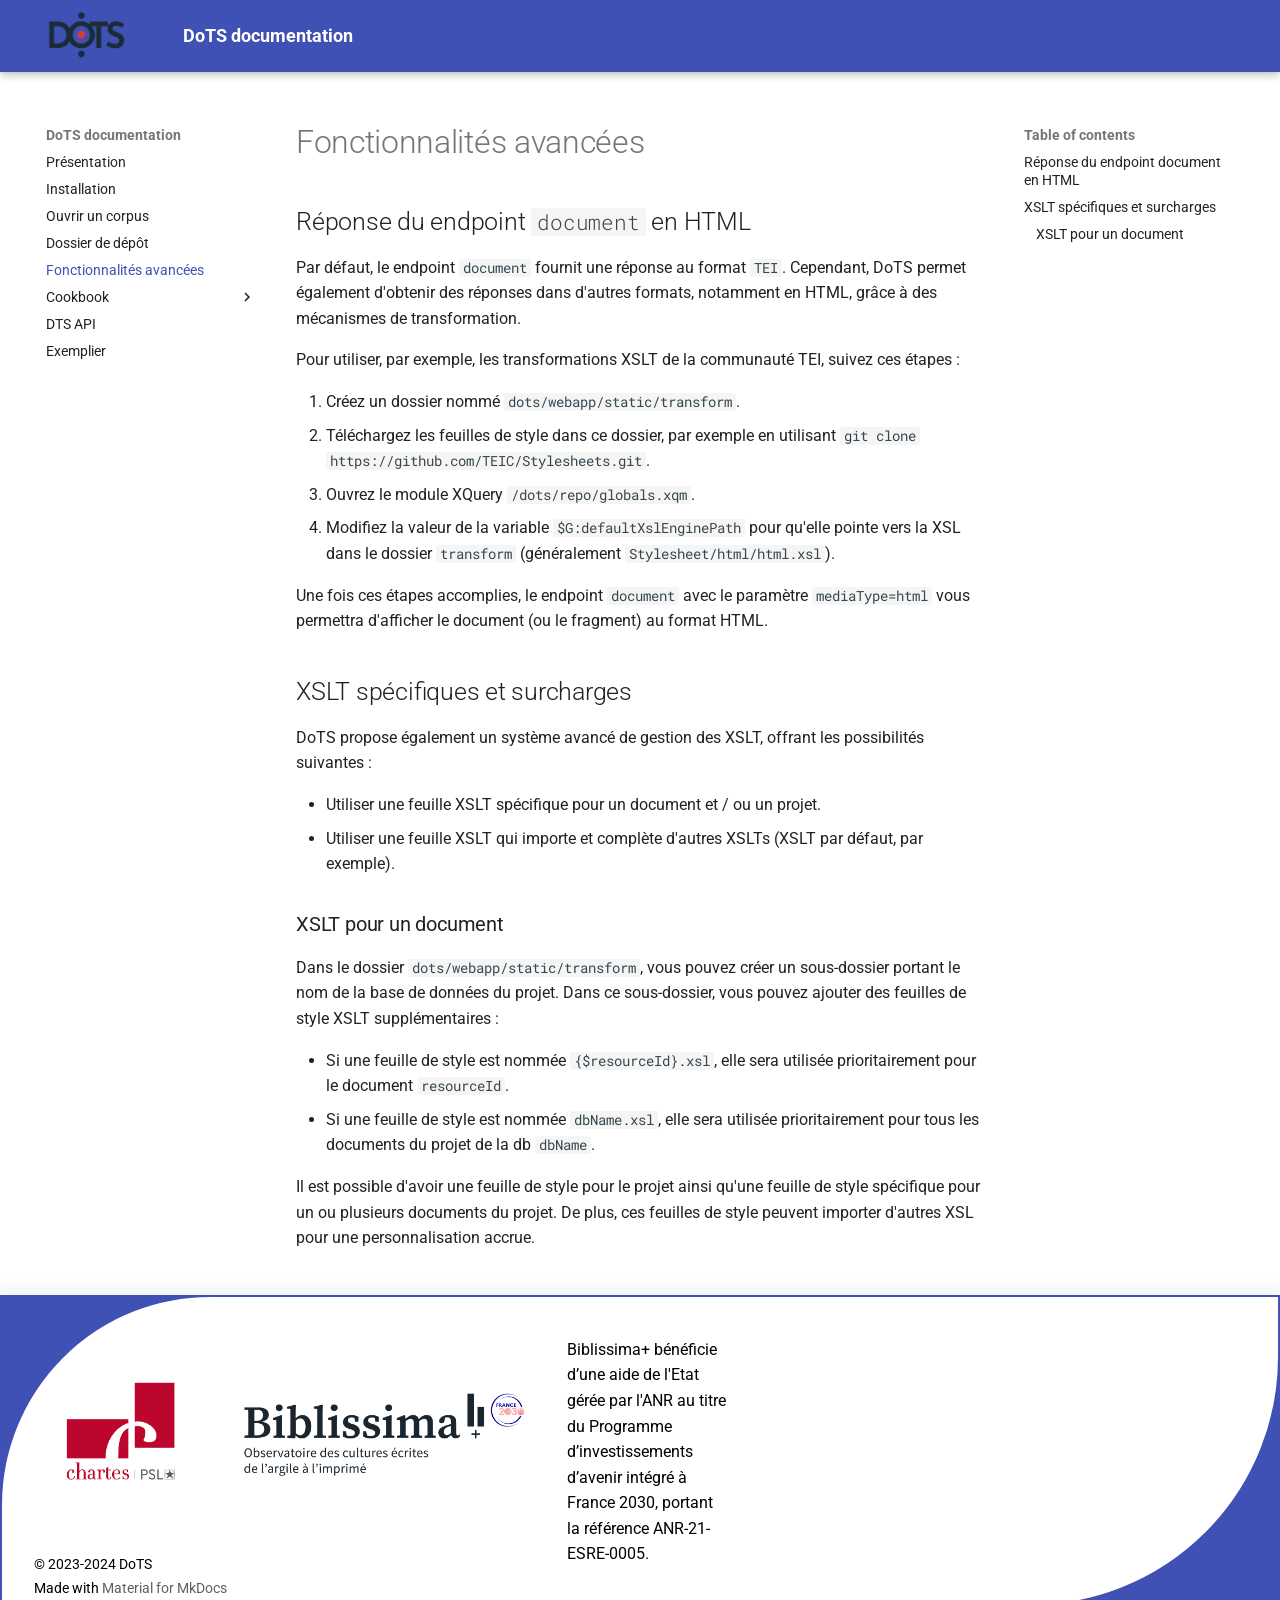
<file: advanced-rendering/index.html>
<!doctype html>
<html lang="en" class="no-js">
  <head>
    
      <meta charset="utf-8">
      <meta name="viewport" content="width=device-width,initial-scale=1">
      
      
      
        <link rel="canonical" href="https://dots-documentation.github.io/advanced-rendering/">
      
      
        <link rel="prev" href="../dots-project-folder/">
      
      
        <link rel="next" href="../cookbook/">
      
      
      <link rel="icon" href="../assets/favicon-dots-circle.drawio.png">
      <meta name="generator" content="mkdocs-1.5.3, mkdocs-material-9.5.8">
    
    
      
        <title>Fonctionnalités avancées - DoTS documentation</title>
      
    
    
      <link rel="stylesheet" href="../assets/stylesheets/main.f2e4d321.min.css">
      
      


    
    
      
    
    
      
        
        
        <link rel="preconnect" href="https://fonts.gstatic.com" crossorigin>
        <link rel="stylesheet" href="https://fonts.googleapis.com/css?family=Roboto:300,300i,400,400i,700,700i%7CRoboto+Mono:400,400i,700,700i&display=fallback">
        <style>:root{--md-text-font:"Roboto";--md-code-font:"Roboto Mono"}</style>
      
    
    
      <link rel="stylesheet" href="../css/custom.css">
    
      <link rel="stylesheet" href="../css/stackoverflow-light.min.css">
    
    <script>__md_scope=new URL("..",location),__md_hash=e=>[...e].reduce((e,_)=>(e<<5)-e+_.charCodeAt(0),0),__md_get=(e,_=localStorage,t=__md_scope)=>JSON.parse(_.getItem(t.pathname+"."+e)),__md_set=(e,_,t=localStorage,a=__md_scope)=>{try{t.setItem(a.pathname+"."+e,JSON.stringify(_))}catch(e){}}</script>
    
      

    
    
    
  </head>
  
  
    <body dir="ltr">
  
    
    <input class="md-toggle" data-md-toggle="drawer" type="checkbox" id="__drawer" autocomplete="off">
    <input class="md-toggle" data-md-toggle="search" type="checkbox" id="__search" autocomplete="off">
    <label class="md-overlay" for="__drawer"></label>
    <div data-md-component="skip">
      
        
        <a href="#fonctionnalites-avancees" class="md-skip">
          Skip to content
        </a>
      
    </div>
    <div data-md-component="announce">
      
    </div>
    
    
      

  

<header class="md-header md-header--shadow" data-md-component="header">
  <nav class="md-header__inner md-grid" aria-label="Header">
    <a href=".." title="DoTS documentation" class="md-header__button md-logo" aria-label="DoTS documentation" data-md-component="logo">
      
  <img src="../assets/dots-logo-retro.drawio.png" alt="logo">

    </a>
    <label class="md-header__button md-icon" for="__drawer">
      
      <svg xmlns="http://www.w3.org/2000/svg" viewBox="0 0 24 24"><path d="M3 6h18v2H3V6m0 5h18v2H3v-2m0 5h18v2H3v-2Z"/></svg>
    </label>
    <div class="md-header__title" data-md-component="header-title">
      <div class="md-header__ellipsis">
        <div class="md-header__topic">
          <span class="md-ellipsis">
            DoTS documentation
          </span>
        </div>
        <div class="md-header__topic" data-md-component="header-topic">
          <span class="md-ellipsis">
            
              Fonctionnalités avancées
            
          </span>
        </div>
      </div>
    </div>
    
    
      <script>var media,input,key,value,palette=__md_get("__palette");if(palette&&palette.color){"(prefers-color-scheme)"===palette.color.media&&(media=matchMedia("(prefers-color-scheme: light)"),input=document.querySelector(media.matches?"[data-md-color-media='(prefers-color-scheme: light)']":"[data-md-color-media='(prefers-color-scheme: dark)']"),palette.color.media=input.getAttribute("data-md-color-media"),palette.color.scheme=input.getAttribute("data-md-color-scheme"),palette.color.primary=input.getAttribute("data-md-color-primary"),palette.color.accent=input.getAttribute("data-md-color-accent"));for([key,value]of Object.entries(palette.color))document.body.setAttribute("data-md-color-"+key,value)}</script>
    
    
    
    
  </nav>
  
</header>
    
    <div class="md-container" data-md-component="container">
      
      
        
          
        
      
      <main class="md-main" data-md-component="main">
        <div class="md-main__inner md-grid">
          
            
              
              <div class="md-sidebar md-sidebar--primary" data-md-component="sidebar" data-md-type="navigation" >
                <div class="md-sidebar__scrollwrap">
                  <div class="md-sidebar__inner">
                    



<nav class="md-nav md-nav--primary" aria-label="Navigation" data-md-level="0">
  <label class="md-nav__title" for="__drawer">
    <a href=".." title="DoTS documentation" class="md-nav__button md-logo" aria-label="DoTS documentation" data-md-component="logo">
      
  <img src="../assets/dots-logo-retro.drawio.png" alt="logo">

    </a>
    DoTS documentation
  </label>
  
  <ul class="md-nav__list" data-md-scrollfix>
    
      
      
  
  
  
  
    <li class="md-nav__item">
      <a href=".." class="md-nav__link">
        
  
  <span class="md-ellipsis">
    Présentation
  </span>
  

      </a>
    </li>
  

    
      
      
  
  
  
  
    <li class="md-nav__item">
      <a href="../installation/" class="md-nav__link">
        
  
  <span class="md-ellipsis">
    Installation
  </span>
  

      </a>
    </li>
  

    
      
      
  
  
  
  
    <li class="md-nav__item">
      <a href="../publishing-workflow/" class="md-nav__link">
        
  
  <span class="md-ellipsis">
    Ouvrir un corpus
  </span>
  

      </a>
    </li>
  

    
      
      
  
  
  
  
    <li class="md-nav__item">
      <a href="../dots-project-folder/" class="md-nav__link">
        
  
  <span class="md-ellipsis">
    Dossier de dépôt
  </span>
  

      </a>
    </li>
  

    
      
      
  
  
    
  
  
  
    <li class="md-nav__item md-nav__item--active">
      
      <input class="md-nav__toggle md-toggle" type="checkbox" id="__toc">
      
      
        
      
      
        <label class="md-nav__link md-nav__link--active" for="__toc">
          
  
  <span class="md-ellipsis">
    Fonctionnalités avancées
  </span>
  

          <span class="md-nav__icon md-icon"></span>
        </label>
      
      <a href="./" class="md-nav__link md-nav__link--active">
        
  
  <span class="md-ellipsis">
    Fonctionnalités avancées
  </span>
  

      </a>
      
        

<nav class="md-nav md-nav--secondary" aria-label="Table of contents">
  
  
  
    
  
  
    <label class="md-nav__title" for="__toc">
      <span class="md-nav__icon md-icon"></span>
      Table of contents
    </label>
    <ul class="md-nav__list" data-md-component="toc" data-md-scrollfix>
      
        <li class="md-nav__item">
  <a href="#reponse-du-endpoint-document-en-html" class="md-nav__link">
    <span class="md-ellipsis">
      Réponse du endpoint document en HTML
    </span>
  </a>
  
</li>
      
        <li class="md-nav__item">
  <a href="#xslt-specifiques-et-surcharges" class="md-nav__link">
    <span class="md-ellipsis">
      XSLT spécifiques et surcharges
    </span>
  </a>
  
    <nav class="md-nav" aria-label="XSLT spécifiques et surcharges">
      <ul class="md-nav__list">
        
          <li class="md-nav__item">
  <a href="#xslt-pour-un-document" class="md-nav__link">
    <span class="md-ellipsis">
      XSLT pour un document
    </span>
  </a>
  
</li>
        
      </ul>
    </nav>
  
</li>
      
    </ul>
  
</nav>
      
    </li>
  

    
      
      
  
  
  
  
    
    
      
        
          
        
      
        
      
        
      
    
    
    
    
    <li class="md-nav__item md-nav__item--nested">
      
        
        
        
        <input class="md-nav__toggle md-toggle " type="checkbox" id="__nav_6" >
        
          
          
          <div class="md-nav__link md-nav__container">
            <a href="../cookbook/" class="md-nav__link ">
              
  
  <span class="md-ellipsis">
    Cookbook
  </span>
  

            </a>
            
              
              <label class="md-nav__link " for="__nav_6" id="__nav_6_label" tabindex="0">
                <span class="md-nav__icon md-icon"></span>
              </label>
            
          </div>
        
        <nav class="md-nav" data-md-level="1" aria-labelledby="__nav_6_label" aria-expanded="false">
          <label class="md-nav__title" for="__nav_6">
            <span class="md-nav__icon md-icon"></span>
            Cookbook
          </label>
          <ul class="md-nav__list" data-md-scrollfix>
            
              
            
              
                
  
  
  
  
    <li class="md-nav__item">
      <a href="../cookbook/periodical/" class="md-nav__link">
        
  
  <span class="md-ellipsis">
    Périodiques
  </span>
  

      </a>
    </li>
  

              
            
              
                
  
  
  
  
    <li class="md-nav__item">
      <a href="../cookbook/theater/" class="md-nav__link">
        
  
  <span class="md-ellipsis">
    Théâtre
  </span>
  

      </a>
    </li>
  

              
            
          </ul>
        </nav>
      
    </li>
  

    
      
      
  
  
  
  
    <li class="md-nav__item">
      <a href="../api/" class="md-nav__link">
        
  
  <span class="md-ellipsis">
    DTS API
  </span>
  

      </a>
    </li>
  

    
      
      
  
  
  
  
    <li class="md-nav__item">
      <a href="../dts-requests-overview/" class="md-nav__link">
        
  
  <span class="md-ellipsis">
    Exemplier
  </span>
  

      </a>
    </li>
  

    
  </ul>
</nav>
                  </div>
                </div>
              </div>
            
            
              
              <div class="md-sidebar md-sidebar--secondary" data-md-component="sidebar" data-md-type="toc" >
                <div class="md-sidebar__scrollwrap">
                  <div class="md-sidebar__inner">
                    

<nav class="md-nav md-nav--secondary" aria-label="Table of contents">
  
  
  
    
  
  
    <label class="md-nav__title" for="__toc">
      <span class="md-nav__icon md-icon"></span>
      Table of contents
    </label>
    <ul class="md-nav__list" data-md-component="toc" data-md-scrollfix>
      
        <li class="md-nav__item">
  <a href="#reponse-du-endpoint-document-en-html" class="md-nav__link">
    <span class="md-ellipsis">
      Réponse du endpoint document en HTML
    </span>
  </a>
  
</li>
      
        <li class="md-nav__item">
  <a href="#xslt-specifiques-et-surcharges" class="md-nav__link">
    <span class="md-ellipsis">
      XSLT spécifiques et surcharges
    </span>
  </a>
  
    <nav class="md-nav" aria-label="XSLT spécifiques et surcharges">
      <ul class="md-nav__list">
        
          <li class="md-nav__item">
  <a href="#xslt-pour-un-document" class="md-nav__link">
    <span class="md-ellipsis">
      XSLT pour un document
    </span>
  </a>
  
</li>
        
      </ul>
    </nav>
  
</li>
      
    </ul>
  
</nav>
                  </div>
                </div>
              </div>
            
          
          
            <div class="md-content" data-md-component="content">
              <article class="md-content__inner md-typeset">
                
                  


<h1 id="fonctionnalites-avancees">Fonctionnalités avancées</h1>
<h2 id="reponse-du-endpoint-document-en-html">Réponse du endpoint <code>document</code> en HTML</h2>
<p>Par défaut, le endpoint <code>document</code> fournit une réponse au format <code>TEI</code>. Cependant, DoTS permet également d'obtenir des réponses dans d'autres formats, notamment en HTML, grâce à des mécanismes de transformation.</p>
<p>Pour utiliser, par exemple, les transformations XSLT de la communauté TEI, suivez ces étapes :</p>
<ol>
<li>Créez un dossier nommé <code>dots/webapp/static/transform</code>.</li>
<li>Téléchargez les feuilles de style dans ce dossier, par exemple en utilisant <code>git clone https://github.com/TEIC/Stylesheets.git</code>.</li>
<li>Ouvrez le module XQuery <code>/dots/repo/globals.xqm</code>.</li>
<li>Modifiez la valeur de la variable <code>$G:defaultXslEnginePath</code> pour qu'elle pointe vers la XSL dans le dossier <code>transform</code> (généralement <code>Stylesheet/html/html.xsl</code>).</li>
</ol>
<p>Une fois ces étapes accomplies, le endpoint <code>document</code> avec le paramètre <code>mediaType=html</code> vous permettra d'afficher le document (ou le fragment) au format HTML.</p>
<h2 id="xslt-specifiques-et-surcharges">XSLT spécifiques et surcharges</h2>
<p>DoTS propose également un système avancé de gestion des XSLT, offrant les possibilités suivantes :</p>
<ul>
<li>Utiliser une feuille XSLT spécifique pour un document et / ou un projet.</li>
<li>Utiliser une feuille XSLT qui importe et complète d'autres XSLTs (XSLT par défaut, par exemple).</li>
</ul>
<h3 id="xslt-pour-un-document">XSLT pour un document</h3>
<p>Dans le dossier <code>dots/webapp/static/transform</code>, vous pouvez créer un sous-dossier portant le nom de la base de données du projet. Dans ce sous-dossier, vous pouvez ajouter des feuilles de style XSLT supplémentaires :</p>
<ul>
<li>Si une feuille de style est nommée <code>{$resourceId}.xsl</code>, elle sera utilisée prioritairement pour le document <code>resourceId</code>.</li>
<li>Si une feuille de style est nommée <code>dbName.xsl</code>, elle sera utilisée prioritairement pour tous les documents du projet de la db <code>dbName</code>.</li>
</ul>
<p>Il est possible d'avoir une feuille de style pour le projet ainsi qu'une feuille de style spécifique pour un ou plusieurs documents du projet. De plus, ces feuilles de style peuvent importer d'autres XSL pour une personnalisation accrue.</p>












                
              </article>
            </div>
          
          
<script>var target=document.getElementById(location.hash.slice(1));target&&target.name&&(target.checked=target.name.startsWith("__tabbed_"))</script>
        </div>
        
      </main>
      
        
<footer class="md-footer">
    <div class="md-footer-meta md-typeset">
        <div class="md-footer-meta__inner md-grid">
            <div class="footer-container">
                <div class="logo-footer-container">
                    <a href="https://www.chartes.psl.eu/" target="blank"><img src="../assets/logo-chartes.png"
                                                                              class="footer-logo-enc"/></a>
                    <a href="https://projet.biblissima.fr/fr" target="blank"><img src="../assets/biblissima-logo.png"
                                                                                  class="footer-logo-biblissima"/></a>
                    <p class="footer-logo-enc">Biblissima+ bénéficie d’une aide de l'Etat gérée par l'ANR au titre du Programme d’investissements d’avenir intégré à France 2030, portant la référence ANR-21-ESRE-0005.</p>
                </div>
                <div class="md-footer-copyright">
                    
                    <div class="md-footer-copyright__highlight">
                        © 2023-2024 DoTS
                    </div>
                    
                    <span class="label-mkdocs-container">Made with <a href="https://squidfunk.github.io/mkdocs-material/" target="_blank">Material for MkDocs</a></span>
                </div>
            </div>
        </div>
    </div>
</footer>
      
    </div>
    <div class="md-dialog" data-md-component="dialog">
      <div class="md-dialog__inner md-typeset"></div>
    </div>
    
    
    <script id="__config" type="application/json">{"base": "..", "features": ["navigation.indexes", "content.code.annotate"], "search": "../assets/javascripts/workers/search.b8dbb3d2.min.js", "translations": {"clipboard.copied": "Copied to clipboard", "clipboard.copy": "Copy to clipboard", "search.result.more.one": "1 more on this page", "search.result.more.other": "# more on this page", "search.result.none": "No matching documents", "search.result.one": "1 matching document", "search.result.other": "# matching documents", "search.result.placeholder": "Type to start searching", "search.result.term.missing": "Missing", "select.version": "Select version"}}</script>
    
    
      <script src="../assets/javascripts/bundle.8fd75fb4.min.js"></script>
      
        <script src="../js/custom.js"></script>
      
        <script src="../js/highlight.min.js"></script>
      
    
  </body>
</html>
</file>
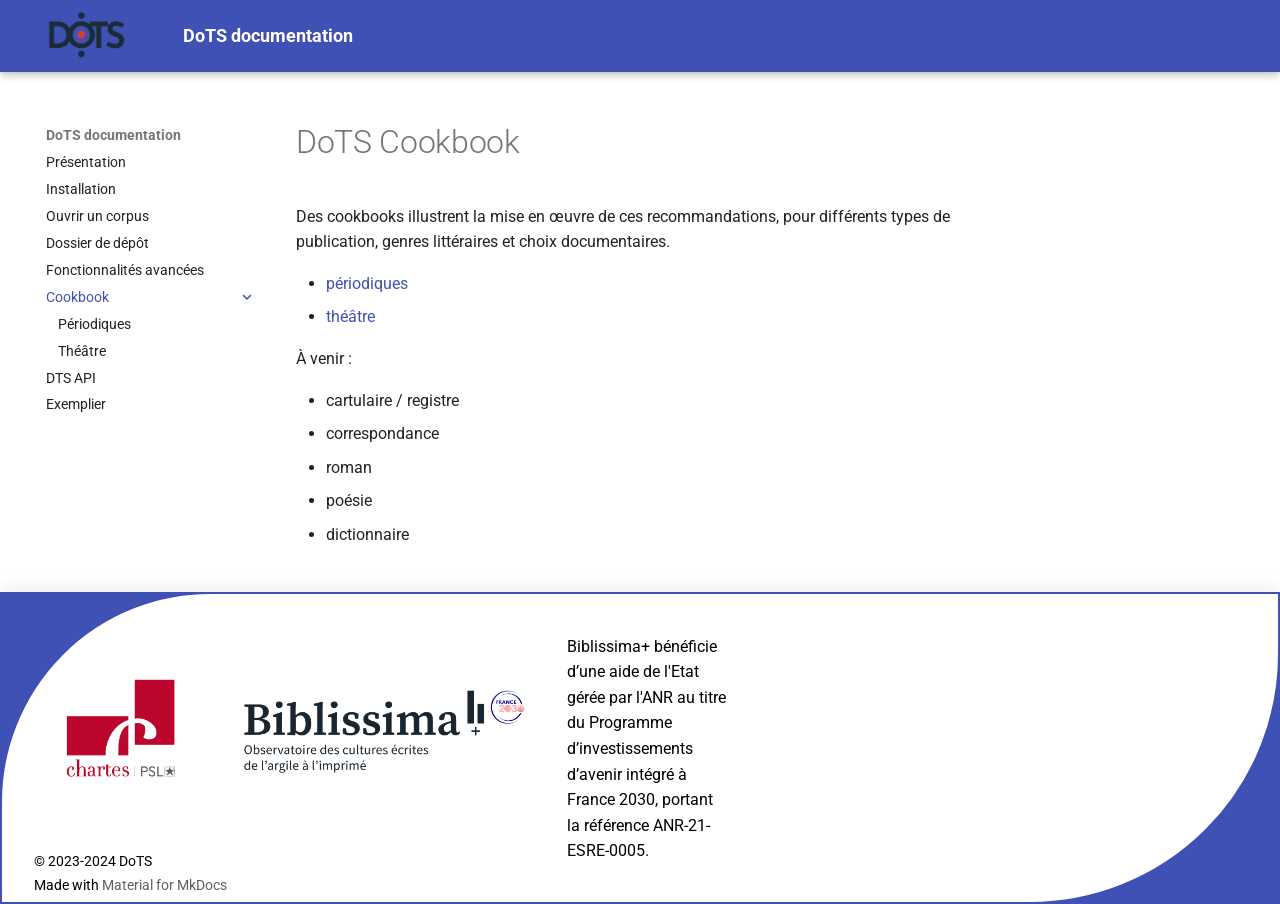
<file: cookbook/index.html>
<!doctype html>
<html lang="en" class="no-js">
  <head>
    
      <meta charset="utf-8">
      <meta name="viewport" content="width=device-width,initial-scale=1">
      
      
      
        <link rel="canonical" href="https://dots-documentation.github.io/cookbook/">
      
      
        <link rel="prev" href="../advanced-rendering/">
      
      
        <link rel="next" href="periodical/">
      
      
      <link rel="icon" href="../assets/favicon-dots-circle.drawio.png">
      <meta name="generator" content="mkdocs-1.5.3, mkdocs-material-9.5.8">
    
    
      
        <title>DoTS Cookbook - DoTS documentation</title>
      
    
    
      <link rel="stylesheet" href="../assets/stylesheets/main.f2e4d321.min.css">
      
      


    
    
      
    
    
      
        
        
        <link rel="preconnect" href="https://fonts.gstatic.com" crossorigin>
        <link rel="stylesheet" href="https://fonts.googleapis.com/css?family=Roboto:300,300i,400,400i,700,700i%7CRoboto+Mono:400,400i,700,700i&display=fallback">
        <style>:root{--md-text-font:"Roboto";--md-code-font:"Roboto Mono"}</style>
      
    
    
      <link rel="stylesheet" href="../css/custom.css">
    
      <link rel="stylesheet" href="../css/stackoverflow-light.min.css">
    
    <script>__md_scope=new URL("..",location),__md_hash=e=>[...e].reduce((e,_)=>(e<<5)-e+_.charCodeAt(0),0),__md_get=(e,_=localStorage,t=__md_scope)=>JSON.parse(_.getItem(t.pathname+"."+e)),__md_set=(e,_,t=localStorage,a=__md_scope)=>{try{t.setItem(a.pathname+"."+e,JSON.stringify(_))}catch(e){}}</script>
    
      

    
    
    
  </head>
  
  
    <body dir="ltr">
  
    
    <input class="md-toggle" data-md-toggle="drawer" type="checkbox" id="__drawer" autocomplete="off">
    <input class="md-toggle" data-md-toggle="search" type="checkbox" id="__search" autocomplete="off">
    <label class="md-overlay" for="__drawer"></label>
    <div data-md-component="skip">
      
        
        <a href="#dots-cookbook" class="md-skip">
          Skip to content
        </a>
      
    </div>
    <div data-md-component="announce">
      
    </div>
    
    
      

  

<header class="md-header md-header--shadow" data-md-component="header">
  <nav class="md-header__inner md-grid" aria-label="Header">
    <a href=".." title="DoTS documentation" class="md-header__button md-logo" aria-label="DoTS documentation" data-md-component="logo">
      
  <img src="../assets/dots-logo-retro.drawio.png" alt="logo">

    </a>
    <label class="md-header__button md-icon" for="__drawer">
      
      <svg xmlns="http://www.w3.org/2000/svg" viewBox="0 0 24 24"><path d="M3 6h18v2H3V6m0 5h18v2H3v-2m0 5h18v2H3v-2Z"/></svg>
    </label>
    <div class="md-header__title" data-md-component="header-title">
      <div class="md-header__ellipsis">
        <div class="md-header__topic">
          <span class="md-ellipsis">
            DoTS documentation
          </span>
        </div>
        <div class="md-header__topic" data-md-component="header-topic">
          <span class="md-ellipsis">
            
              DoTS Cookbook
            
          </span>
        </div>
      </div>
    </div>
    
    
      <script>var media,input,key,value,palette=__md_get("__palette");if(palette&&palette.color){"(prefers-color-scheme)"===palette.color.media&&(media=matchMedia("(prefers-color-scheme: light)"),input=document.querySelector(media.matches?"[data-md-color-media='(prefers-color-scheme: light)']":"[data-md-color-media='(prefers-color-scheme: dark)']"),palette.color.media=input.getAttribute("data-md-color-media"),palette.color.scheme=input.getAttribute("data-md-color-scheme"),palette.color.primary=input.getAttribute("data-md-color-primary"),palette.color.accent=input.getAttribute("data-md-color-accent"));for([key,value]of Object.entries(palette.color))document.body.setAttribute("data-md-color-"+key,value)}</script>
    
    
    
    
  </nav>
  
</header>
    
    <div class="md-container" data-md-component="container">
      
      
        
          
        
      
      <main class="md-main" data-md-component="main">
        <div class="md-main__inner md-grid">
          
            
              
              <div class="md-sidebar md-sidebar--primary" data-md-component="sidebar" data-md-type="navigation" >
                <div class="md-sidebar__scrollwrap">
                  <div class="md-sidebar__inner">
                    



<nav class="md-nav md-nav--primary" aria-label="Navigation" data-md-level="0">
  <label class="md-nav__title" for="__drawer">
    <a href=".." title="DoTS documentation" class="md-nav__button md-logo" aria-label="DoTS documentation" data-md-component="logo">
      
  <img src="../assets/dots-logo-retro.drawio.png" alt="logo">

    </a>
    DoTS documentation
  </label>
  
  <ul class="md-nav__list" data-md-scrollfix>
    
      
      
  
  
  
  
    <li class="md-nav__item">
      <a href=".." class="md-nav__link">
        
  
  <span class="md-ellipsis">
    Présentation
  </span>
  

      </a>
    </li>
  

    
      
      
  
  
  
  
    <li class="md-nav__item">
      <a href="../installation/" class="md-nav__link">
        
  
  <span class="md-ellipsis">
    Installation
  </span>
  

      </a>
    </li>
  

    
      
      
  
  
  
  
    <li class="md-nav__item">
      <a href="../publishing-workflow/" class="md-nav__link">
        
  
  <span class="md-ellipsis">
    Ouvrir un corpus
  </span>
  

      </a>
    </li>
  

    
      
      
  
  
  
  
    <li class="md-nav__item">
      <a href="../dots-project-folder/" class="md-nav__link">
        
  
  <span class="md-ellipsis">
    Dossier de dépôt
  </span>
  

      </a>
    </li>
  

    
      
      
  
  
  
  
    <li class="md-nav__item">
      <a href="../advanced-rendering/" class="md-nav__link">
        
  
  <span class="md-ellipsis">
    Fonctionnalités avancées
  </span>
  

      </a>
    </li>
  

    
      
      
  
  
    
  
  
  
    
    
      
        
          
        
      
        
      
        
      
    
    
    
    
    <li class="md-nav__item md-nav__item--active md-nav__item--nested">
      
        
        
        
        <input class="md-nav__toggle md-toggle " type="checkbox" id="__nav_6" checked>
        
          
          
          <div class="md-nav__link md-nav__container">
            <a href="./" class="md-nav__link md-nav__link--active">
              
  
  <span class="md-ellipsis">
    Cookbook
  </span>
  

            </a>
            
              
              <label class="md-nav__link md-nav__link--active" for="__nav_6" id="__nav_6_label" tabindex="0">
                <span class="md-nav__icon md-icon"></span>
              </label>
            
          </div>
        
        <nav class="md-nav" data-md-level="1" aria-labelledby="__nav_6_label" aria-expanded="true">
          <label class="md-nav__title" for="__nav_6">
            <span class="md-nav__icon md-icon"></span>
            Cookbook
          </label>
          <ul class="md-nav__list" data-md-scrollfix>
            
              
            
              
                
  
  
  
  
    <li class="md-nav__item">
      <a href="periodical/" class="md-nav__link">
        
  
  <span class="md-ellipsis">
    Périodiques
  </span>
  

      </a>
    </li>
  

              
            
              
                
  
  
  
  
    <li class="md-nav__item">
      <a href="theater/" class="md-nav__link">
        
  
  <span class="md-ellipsis">
    Théâtre
  </span>
  

      </a>
    </li>
  

              
            
          </ul>
        </nav>
      
    </li>
  

    
      
      
  
  
  
  
    <li class="md-nav__item">
      <a href="../api/" class="md-nav__link">
        
  
  <span class="md-ellipsis">
    DTS API
  </span>
  

      </a>
    </li>
  

    
      
      
  
  
  
  
    <li class="md-nav__item">
      <a href="../dts-requests-overview/" class="md-nav__link">
        
  
  <span class="md-ellipsis">
    Exemplier
  </span>
  

      </a>
    </li>
  

    
  </ul>
</nav>
                  </div>
                </div>
              </div>
            
            
              
              <div class="md-sidebar md-sidebar--secondary" data-md-component="sidebar" data-md-type="toc" >
                <div class="md-sidebar__scrollwrap">
                  <div class="md-sidebar__inner">
                    

<nav class="md-nav md-nav--secondary" aria-label="Table of contents">
  
  
  
    
  
  
</nav>
                  </div>
                </div>
              </div>
            
          
          
            <div class="md-content" data-md-component="content">
              <article class="md-content__inner md-typeset">
                
                  


<h1 id="dots-cookbook">DoTS Cookbook</h1>
<p>Des cookbooks illustrent la mise en œuvre de ces recommandations, pour différents types de publication, genres littéraires et choix documentaires.</p>
<ul>
<li><a href="periodical/">périodiques</a></li>
<li><a href="theater/">théâtre</a></li>
</ul>
<p>À venir :</p>
<ul>
<li>cartulaire / registre</li>
<li>correspondance</li>
<li>roman</li>
<li>poésie</li>
<li>dictionnaire</li>
</ul>












                
              </article>
            </div>
          
          
<script>var target=document.getElementById(location.hash.slice(1));target&&target.name&&(target.checked=target.name.startsWith("__tabbed_"))</script>
        </div>
        
      </main>
      
        
<footer class="md-footer">
    <div class="md-footer-meta md-typeset">
        <div class="md-footer-meta__inner md-grid">
            <div class="footer-container">
                <div class="logo-footer-container">
                    <a href="https://www.chartes.psl.eu/" target="blank"><img src="../assets/logo-chartes.png"
                                                                              class="footer-logo-enc"/></a>
                    <a href="https://projet.biblissima.fr/fr" target="blank"><img src="../assets/biblissima-logo.png"
                                                                                  class="footer-logo-biblissima"/></a>
                    <p class="footer-logo-enc">Biblissima+ bénéficie d’une aide de l'Etat gérée par l'ANR au titre du Programme d’investissements d’avenir intégré à France 2030, portant la référence ANR-21-ESRE-0005.</p>
                </div>
                <div class="md-footer-copyright">
                    
                    <div class="md-footer-copyright__highlight">
                        © 2023-2024 DoTS
                    </div>
                    
                    <span class="label-mkdocs-container">Made with <a href="https://squidfunk.github.io/mkdocs-material/" target="_blank">Material for MkDocs</a></span>
                </div>
            </div>
        </div>
    </div>
</footer>
      
    </div>
    <div class="md-dialog" data-md-component="dialog">
      <div class="md-dialog__inner md-typeset"></div>
    </div>
    
    
    <script id="__config" type="application/json">{"base": "..", "features": ["navigation.indexes", "content.code.annotate"], "search": "../assets/javascripts/workers/search.b8dbb3d2.min.js", "translations": {"clipboard.copied": "Copied to clipboard", "clipboard.copy": "Copy to clipboard", "search.result.more.one": "1 more on this page", "search.result.more.other": "# more on this page", "search.result.none": "No matching documents", "search.result.one": "1 matching document", "search.result.other": "# matching documents", "search.result.placeholder": "Type to start searching", "search.result.term.missing": "Missing", "select.version": "Select version"}}</script>
    
    
      <script src="../assets/javascripts/bundle.8fd75fb4.min.js"></script>
      
        <script src="../js/custom.js"></script>
      
        <script src="../js/highlight.min.js"></script>
      
    
  </body>
</html>
</file>
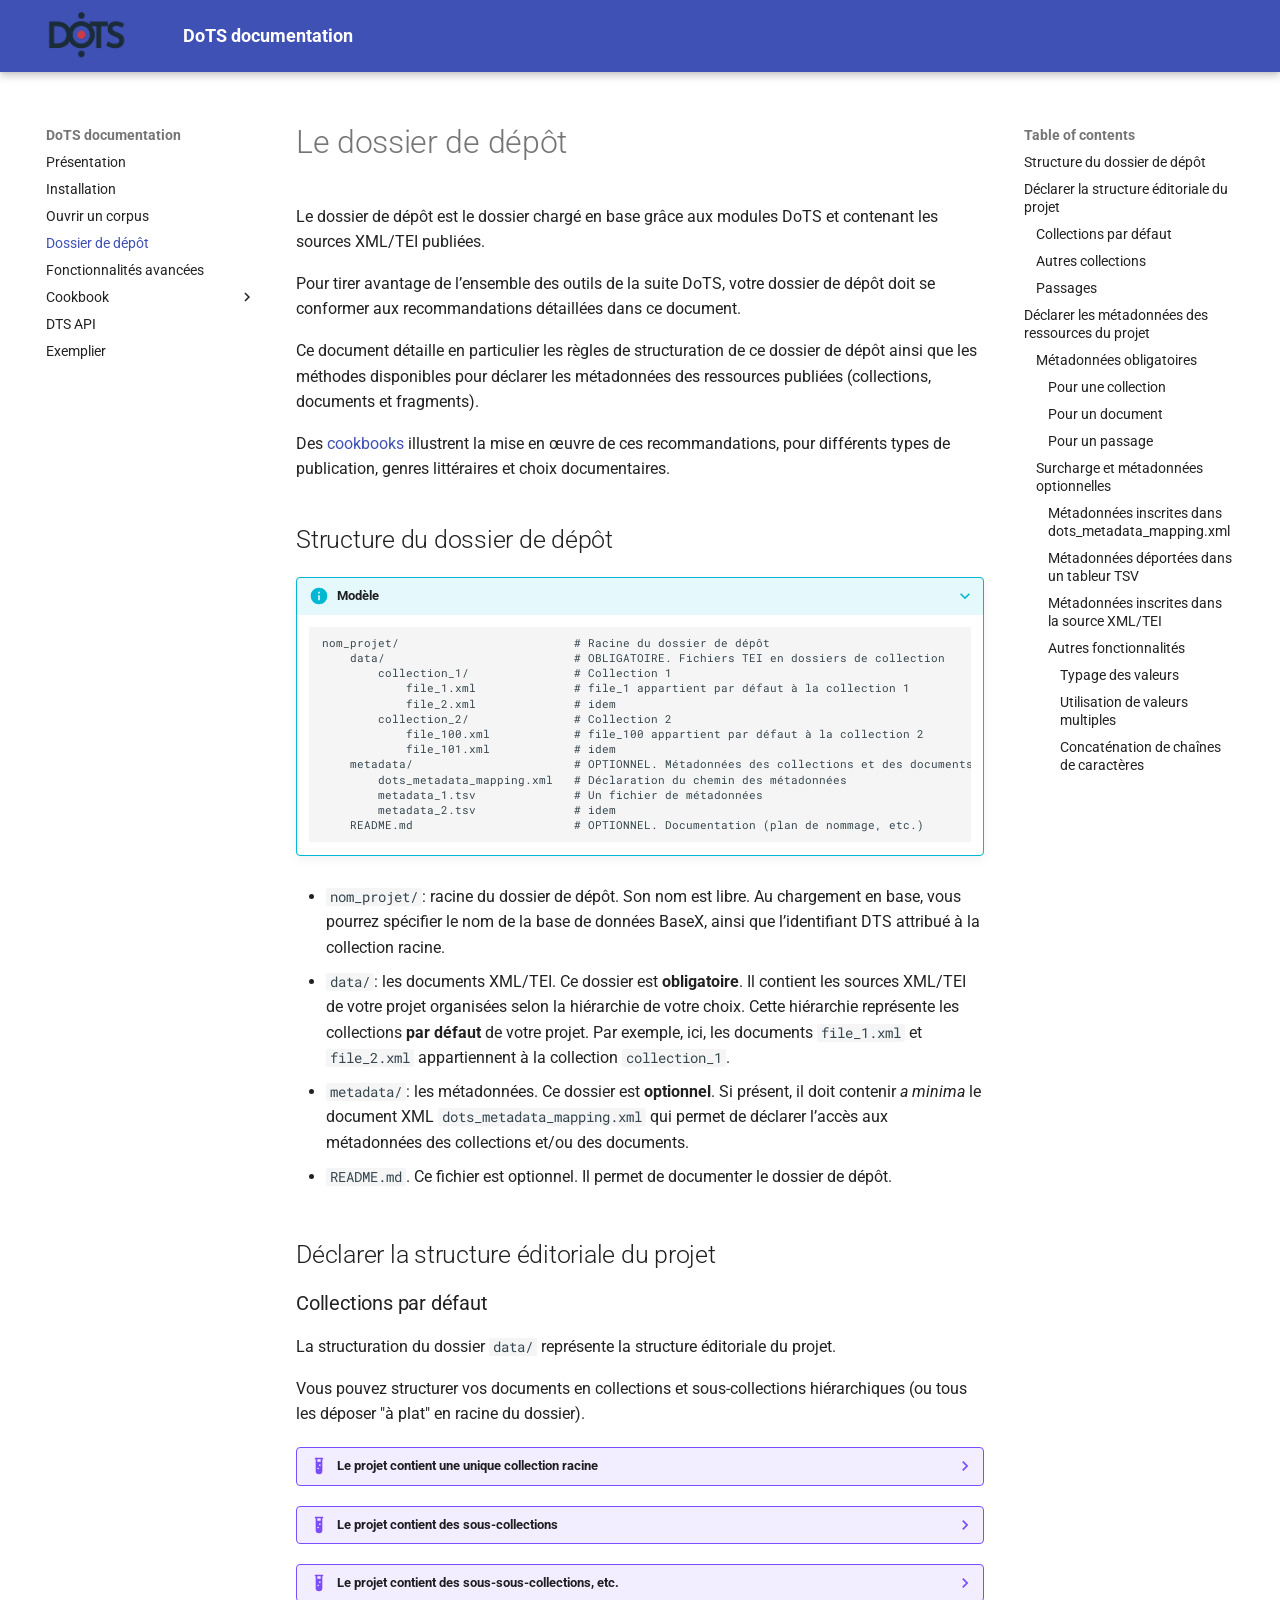
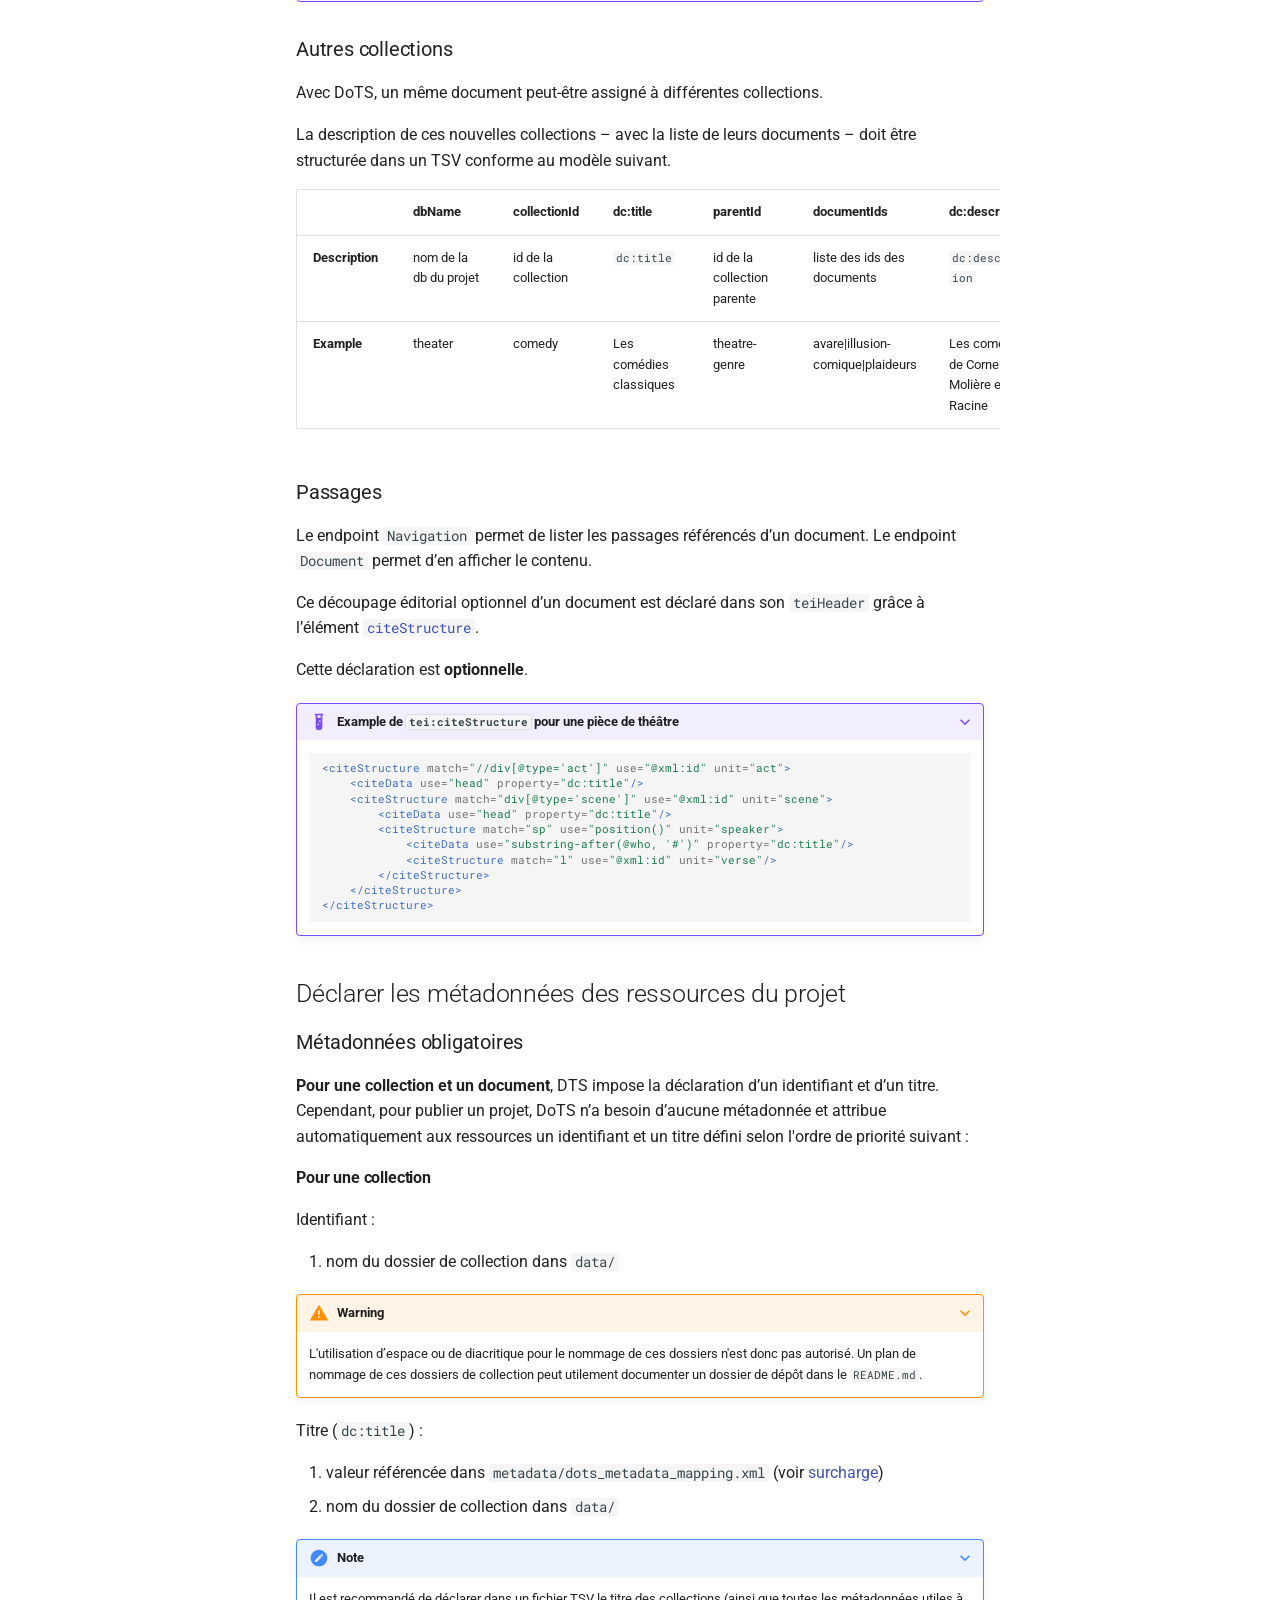
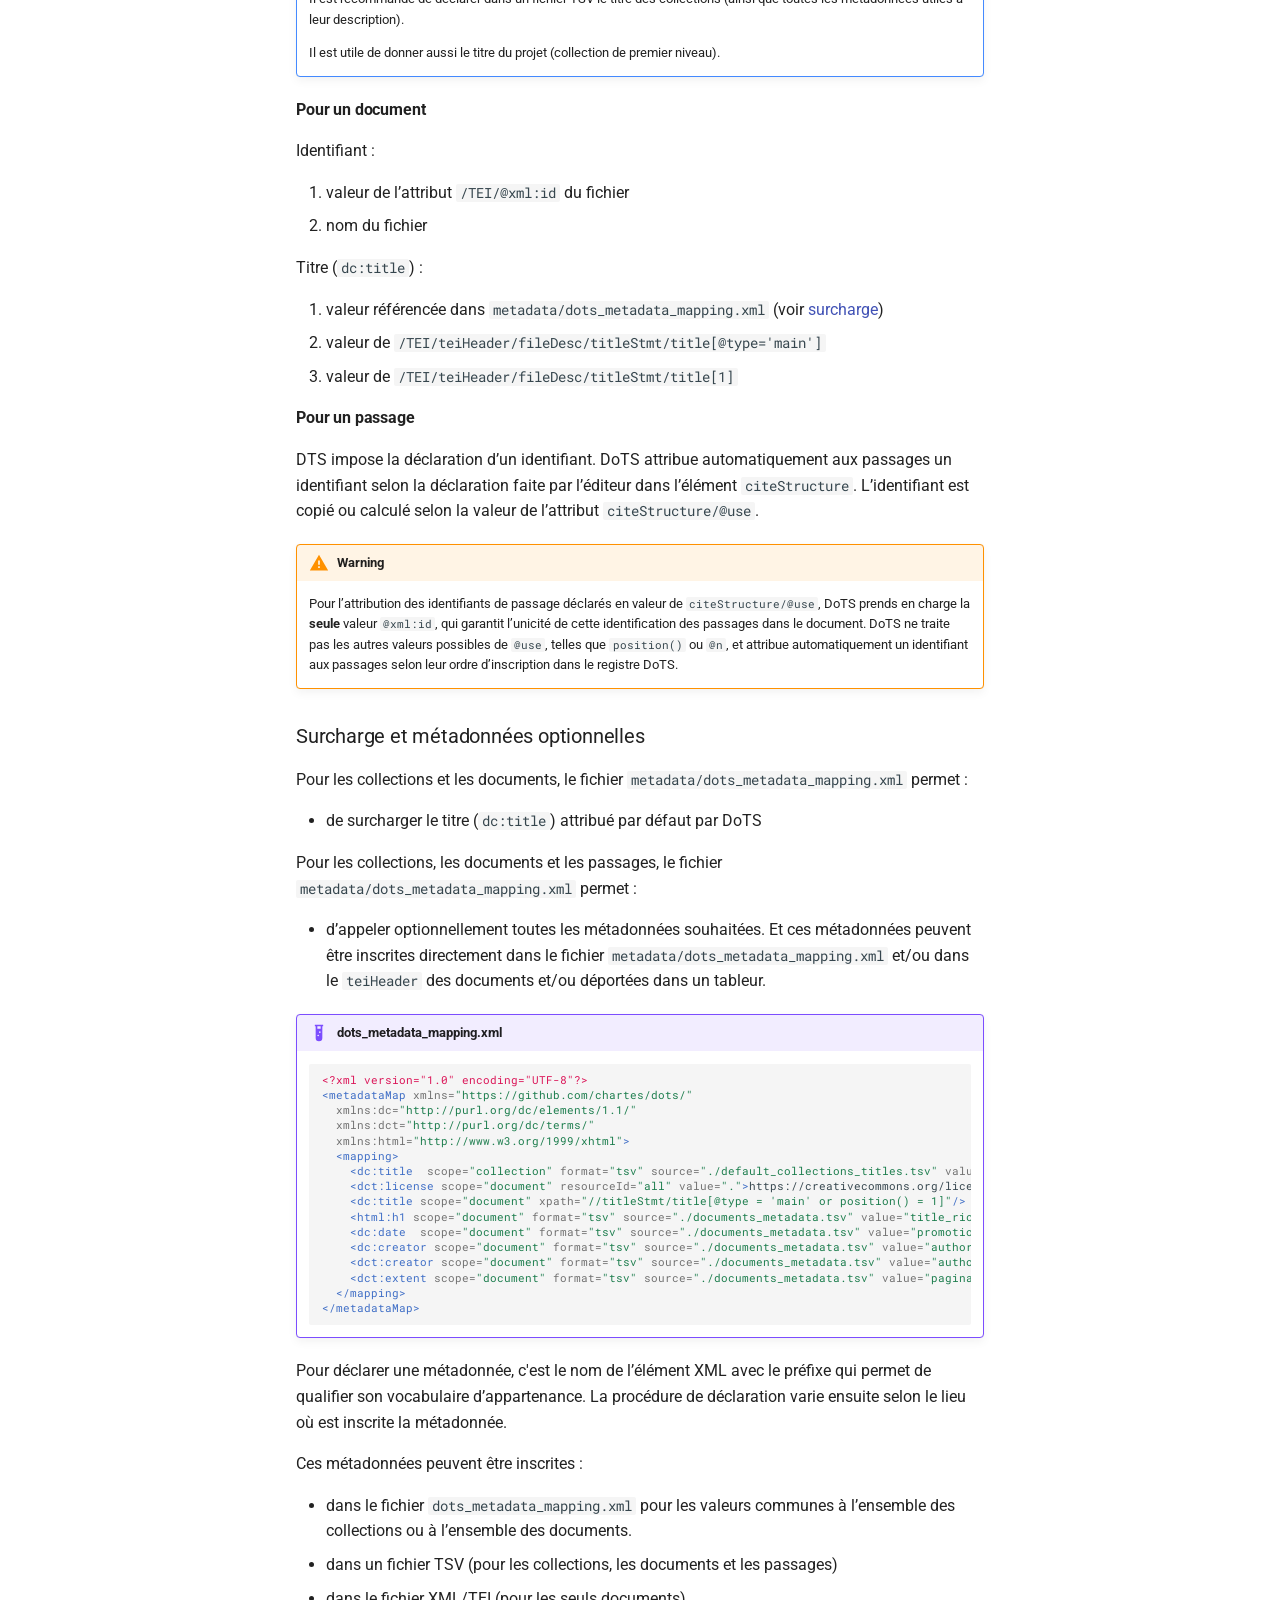
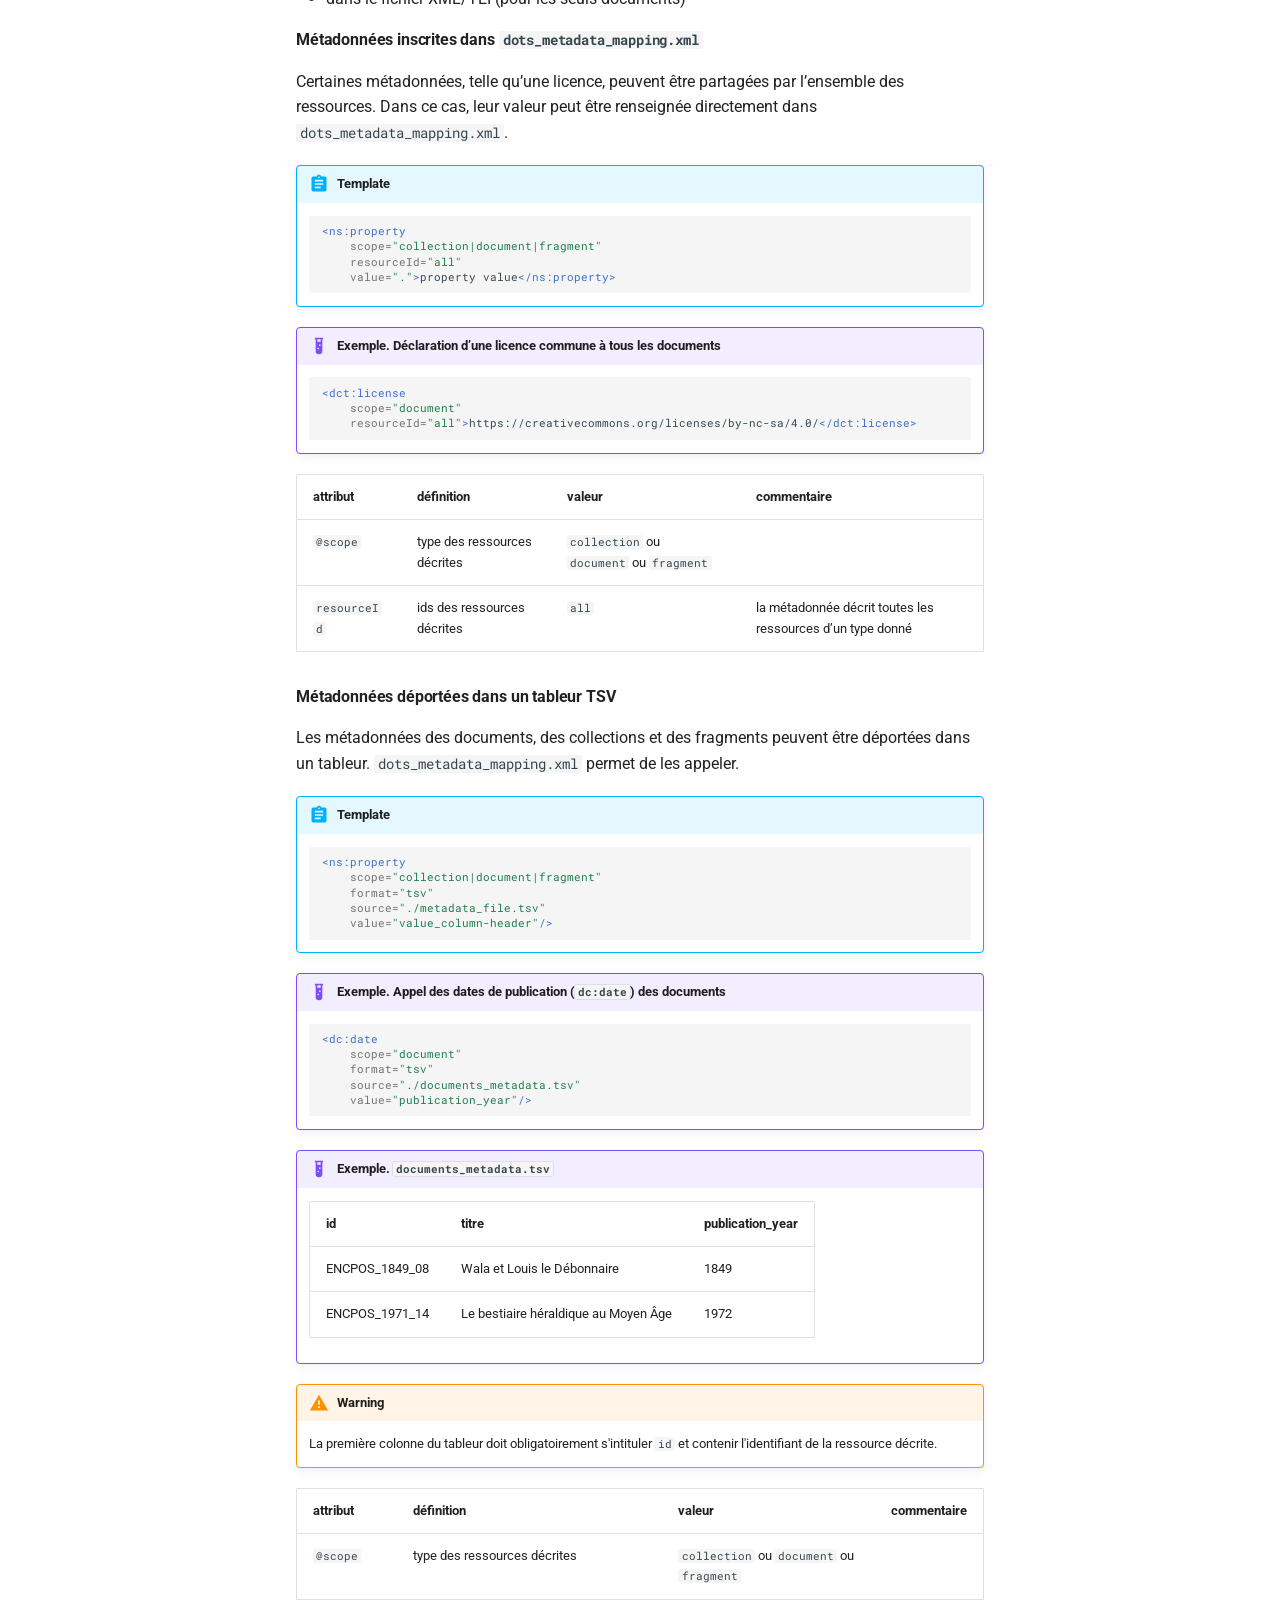
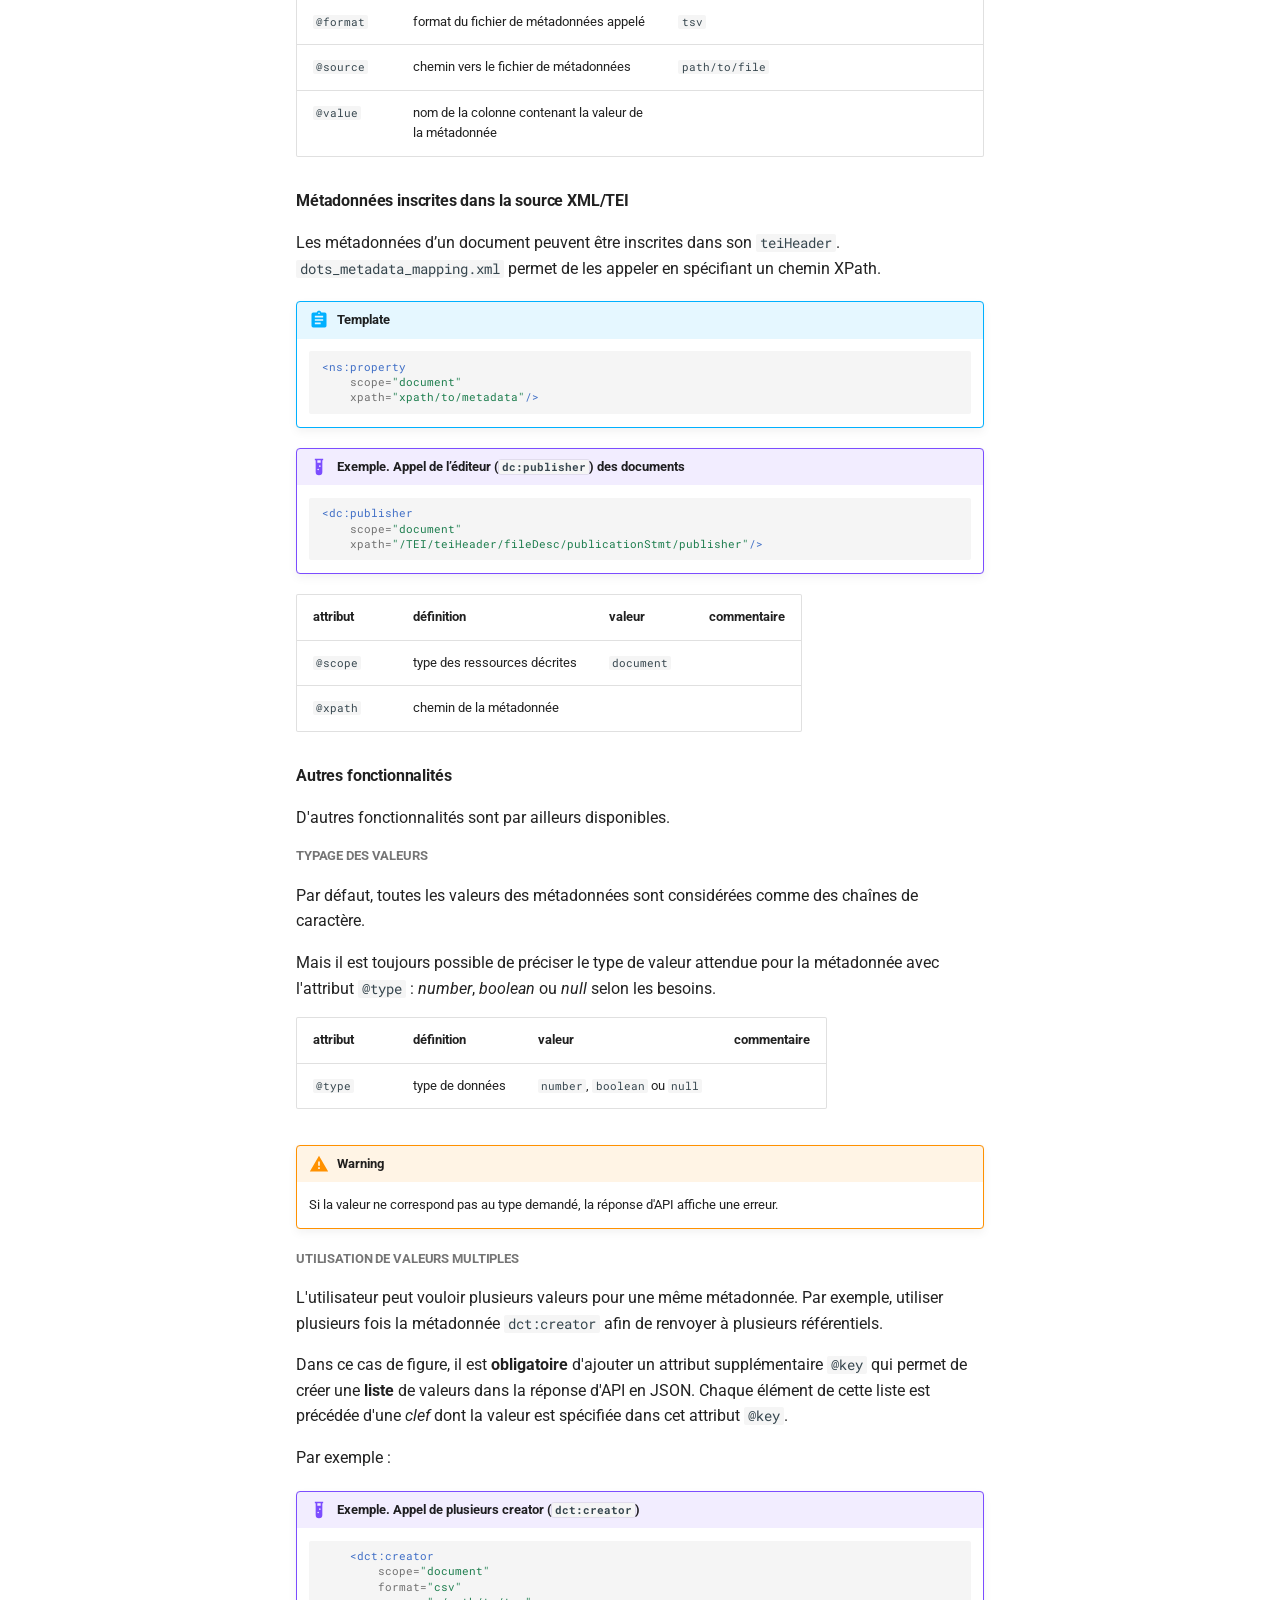
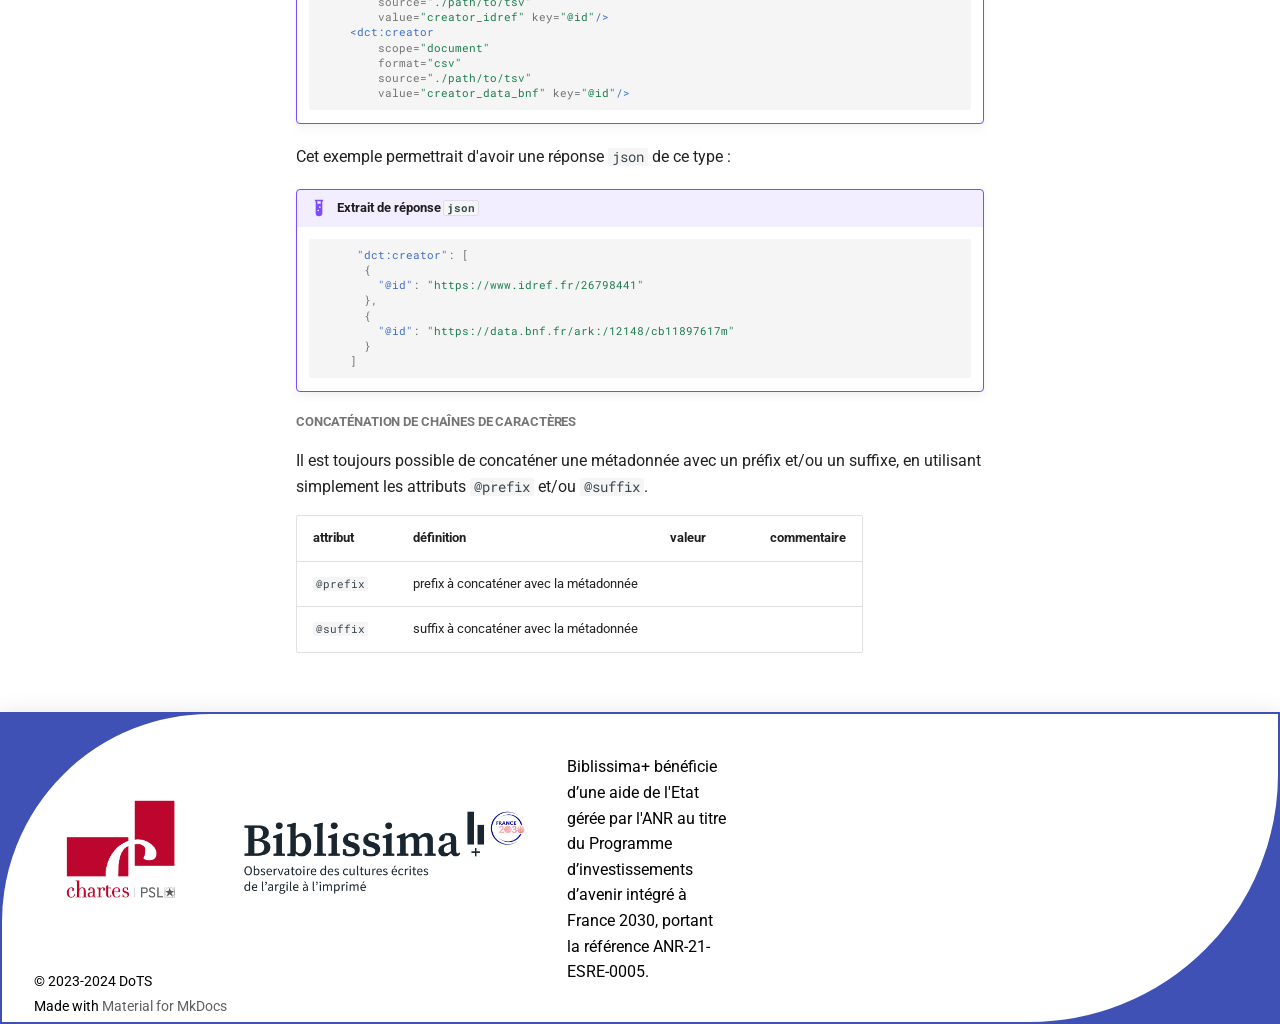
<file: dots-project-folder/index.html>
<!doctype html>
<html lang="en" class="no-js">
  <head>
    
      <meta charset="utf-8">
      <meta name="viewport" content="width=device-width,initial-scale=1">
      
      
      
        <link rel="canonical" href="https://dots-documentation.github.io/dots-project-folder/">
      
      
        <link rel="prev" href="../publishing-workflow/">
      
      
        <link rel="next" href="../advanced-rendering/">
      
      
      <link rel="icon" href="../assets/favicon-dots-circle.drawio.png">
      <meta name="generator" content="mkdocs-1.5.3, mkdocs-material-9.5.8">
    
    
      
        <title>Dossier de dépôt - DoTS documentation</title>
      
    
    
      <link rel="stylesheet" href="../assets/stylesheets/main.f2e4d321.min.css">
      
      


    
    
      
    
    
      
        
        
        <link rel="preconnect" href="https://fonts.gstatic.com" crossorigin>
        <link rel="stylesheet" href="https://fonts.googleapis.com/css?family=Roboto:300,300i,400,400i,700,700i%7CRoboto+Mono:400,400i,700,700i&display=fallback">
        <style>:root{--md-text-font:"Roboto";--md-code-font:"Roboto Mono"}</style>
      
    
    
      <link rel="stylesheet" href="../css/custom.css">
    
      <link rel="stylesheet" href="../css/stackoverflow-light.min.css">
    
    <script>__md_scope=new URL("..",location),__md_hash=e=>[...e].reduce((e,_)=>(e<<5)-e+_.charCodeAt(0),0),__md_get=(e,_=localStorage,t=__md_scope)=>JSON.parse(_.getItem(t.pathname+"."+e)),__md_set=(e,_,t=localStorage,a=__md_scope)=>{try{t.setItem(a.pathname+"."+e,JSON.stringify(_))}catch(e){}}</script>
    
      

    
    
    
  </head>
  
  
    <body dir="ltr">
  
    
    <input class="md-toggle" data-md-toggle="drawer" type="checkbox" id="__drawer" autocomplete="off">
    <input class="md-toggle" data-md-toggle="search" type="checkbox" id="__search" autocomplete="off">
    <label class="md-overlay" for="__drawer"></label>
    <div data-md-component="skip">
      
        
        <a href="#le-dossier-de-depot" class="md-skip">
          Skip to content
        </a>
      
    </div>
    <div data-md-component="announce">
      
    </div>
    
    
      

  

<header class="md-header md-header--shadow" data-md-component="header">
  <nav class="md-header__inner md-grid" aria-label="Header">
    <a href=".." title="DoTS documentation" class="md-header__button md-logo" aria-label="DoTS documentation" data-md-component="logo">
      
  <img src="../assets/dots-logo-retro.drawio.png" alt="logo">

    </a>
    <label class="md-header__button md-icon" for="__drawer">
      
      <svg xmlns="http://www.w3.org/2000/svg" viewBox="0 0 24 24"><path d="M3 6h18v2H3V6m0 5h18v2H3v-2m0 5h18v2H3v-2Z"/></svg>
    </label>
    <div class="md-header__title" data-md-component="header-title">
      <div class="md-header__ellipsis">
        <div class="md-header__topic">
          <span class="md-ellipsis">
            DoTS documentation
          </span>
        </div>
        <div class="md-header__topic" data-md-component="header-topic">
          <span class="md-ellipsis">
            
              Dossier de dépôt
            
          </span>
        </div>
      </div>
    </div>
    
    
      <script>var media,input,key,value,palette=__md_get("__palette");if(palette&&palette.color){"(prefers-color-scheme)"===palette.color.media&&(media=matchMedia("(prefers-color-scheme: light)"),input=document.querySelector(media.matches?"[data-md-color-media='(prefers-color-scheme: light)']":"[data-md-color-media='(prefers-color-scheme: dark)']"),palette.color.media=input.getAttribute("data-md-color-media"),palette.color.scheme=input.getAttribute("data-md-color-scheme"),palette.color.primary=input.getAttribute("data-md-color-primary"),palette.color.accent=input.getAttribute("data-md-color-accent"));for([key,value]of Object.entries(palette.color))document.body.setAttribute("data-md-color-"+key,value)}</script>
    
    
    
    
  </nav>
  
</header>
    
    <div class="md-container" data-md-component="container">
      
      
        
          
        
      
      <main class="md-main" data-md-component="main">
        <div class="md-main__inner md-grid">
          
            
              
              <div class="md-sidebar md-sidebar--primary" data-md-component="sidebar" data-md-type="navigation" >
                <div class="md-sidebar__scrollwrap">
                  <div class="md-sidebar__inner">
                    



<nav class="md-nav md-nav--primary" aria-label="Navigation" data-md-level="0">
  <label class="md-nav__title" for="__drawer">
    <a href=".." title="DoTS documentation" class="md-nav__button md-logo" aria-label="DoTS documentation" data-md-component="logo">
      
  <img src="../assets/dots-logo-retro.drawio.png" alt="logo">

    </a>
    DoTS documentation
  </label>
  
  <ul class="md-nav__list" data-md-scrollfix>
    
      
      
  
  
  
  
    <li class="md-nav__item">
      <a href=".." class="md-nav__link">
        
  
  <span class="md-ellipsis">
    Présentation
  </span>
  

      </a>
    </li>
  

    
      
      
  
  
  
  
    <li class="md-nav__item">
      <a href="../installation/" class="md-nav__link">
        
  
  <span class="md-ellipsis">
    Installation
  </span>
  

      </a>
    </li>
  

    
      
      
  
  
  
  
    <li class="md-nav__item">
      <a href="../publishing-workflow/" class="md-nav__link">
        
  
  <span class="md-ellipsis">
    Ouvrir un corpus
  </span>
  

      </a>
    </li>
  

    
      
      
  
  
    
  
  
  
    <li class="md-nav__item md-nav__item--active">
      
      <input class="md-nav__toggle md-toggle" type="checkbox" id="__toc">
      
      
        
      
      
        <label class="md-nav__link md-nav__link--active" for="__toc">
          
  
  <span class="md-ellipsis">
    Dossier de dépôt
  </span>
  

          <span class="md-nav__icon md-icon"></span>
        </label>
      
      <a href="./" class="md-nav__link md-nav__link--active">
        
  
  <span class="md-ellipsis">
    Dossier de dépôt
  </span>
  

      </a>
      
        

<nav class="md-nav md-nav--secondary" aria-label="Table of contents">
  
  
  
    
  
  
    <label class="md-nav__title" for="__toc">
      <span class="md-nav__icon md-icon"></span>
      Table of contents
    </label>
    <ul class="md-nav__list" data-md-component="toc" data-md-scrollfix>
      
        <li class="md-nav__item">
  <a href="#structure-du-dossier-de-depot" class="md-nav__link">
    <span class="md-ellipsis">
      Structure du dossier de dépôt
    </span>
  </a>
  
</li>
      
        <li class="md-nav__item">
  <a href="#declarer-la-structure-editoriale-du-projet" class="md-nav__link">
    <span class="md-ellipsis">
      Déclarer la structure éditoriale du projet
    </span>
  </a>
  
    <nav class="md-nav" aria-label="Déclarer la structure éditoriale du projet">
      <ul class="md-nav__list">
        
          <li class="md-nav__item">
  <a href="#collections-par-defaut" class="md-nav__link">
    <span class="md-ellipsis">
      Collections par défaut
    </span>
  </a>
  
</li>
        
          <li class="md-nav__item">
  <a href="#autres-collections" class="md-nav__link">
    <span class="md-ellipsis">
      Autres collections
    </span>
  </a>
  
</li>
        
          <li class="md-nav__item">
  <a href="#passages" class="md-nav__link">
    <span class="md-ellipsis">
      Passages
    </span>
  </a>
  
</li>
        
      </ul>
    </nav>
  
</li>
      
        <li class="md-nav__item">
  <a href="#declarer-les-metadonnees-des-ressources-du-projet" class="md-nav__link">
    <span class="md-ellipsis">
      Déclarer les métadonnées des ressources du projet
    </span>
  </a>
  
    <nav class="md-nav" aria-label="Déclarer les métadonnées des ressources du projet">
      <ul class="md-nav__list">
        
          <li class="md-nav__item">
  <a href="#metadonnees-obligatoires" class="md-nav__link">
    <span class="md-ellipsis">
      Métadonnées obligatoires
    </span>
  </a>
  
    <nav class="md-nav" aria-label="Métadonnées obligatoires">
      <ul class="md-nav__list">
        
          <li class="md-nav__item">
  <a href="#pour-une-collection" class="md-nav__link">
    <span class="md-ellipsis">
      Pour une collection
    </span>
  </a>
  
</li>
        
          <li class="md-nav__item">
  <a href="#pour-un-document" class="md-nav__link">
    <span class="md-ellipsis">
      Pour un document
    </span>
  </a>
  
</li>
        
          <li class="md-nav__item">
  <a href="#pour-un-passage" class="md-nav__link">
    <span class="md-ellipsis">
      Pour un passage
    </span>
  </a>
  
</li>
        
      </ul>
    </nav>
  
</li>
        
          <li class="md-nav__item">
  <a href="#surcharge-et-metadonnees-optionnelles" class="md-nav__link">
    <span class="md-ellipsis">
      Surcharge et métadonnées optionnelles
    </span>
  </a>
  
    <nav class="md-nav" aria-label="Surcharge et métadonnées optionnelles">
      <ul class="md-nav__list">
        
          <li class="md-nav__item">
  <a href="#metadonnees-inscrites-dans-dots_metadata_mappingxml" class="md-nav__link">
    <span class="md-ellipsis">
      Métadonnées inscrites dans dots_metadata_mapping.xml
    </span>
  </a>
  
</li>
        
          <li class="md-nav__item">
  <a href="#metadonnees-deportees-dans-un-tableur-tsv" class="md-nav__link">
    <span class="md-ellipsis">
      Métadonnées déportées dans un tableur TSV
    </span>
  </a>
  
</li>
        
          <li class="md-nav__item">
  <a href="#metadonnees-inscrites-dans-la-source-xmltei" class="md-nav__link">
    <span class="md-ellipsis">
      Métadonnées inscrites dans la source XML/TEI
    </span>
  </a>
  
</li>
        
          <li class="md-nav__item">
  <a href="#autres-fonctionnalites" class="md-nav__link">
    <span class="md-ellipsis">
      Autres fonctionnalités
    </span>
  </a>
  
    <nav class="md-nav" aria-label="Autres fonctionnalités">
      <ul class="md-nav__list">
        
          <li class="md-nav__item">
  <a href="#typage-des-valeurs" class="md-nav__link">
    <span class="md-ellipsis">
      Typage des valeurs
    </span>
  </a>
  
</li>
        
          <li class="md-nav__item">
  <a href="#utilisation-de-valeurs-multiples" class="md-nav__link">
    <span class="md-ellipsis">
      Utilisation de valeurs multiples
    </span>
  </a>
  
</li>
        
          <li class="md-nav__item">
  <a href="#concatenation-de-chaines-de-caracteres" class="md-nav__link">
    <span class="md-ellipsis">
      Concaténation de chaînes de caractères
    </span>
  </a>
  
</li>
        
      </ul>
    </nav>
  
</li>
        
      </ul>
    </nav>
  
</li>
        
      </ul>
    </nav>
  
</li>
      
    </ul>
  
</nav>
      
    </li>
  

    
      
      
  
  
  
  
    <li class="md-nav__item">
      <a href="../advanced-rendering/" class="md-nav__link">
        
  
  <span class="md-ellipsis">
    Fonctionnalités avancées
  </span>
  

      </a>
    </li>
  

    
      
      
  
  
  
  
    
    
      
        
          
        
      
        
      
        
      
    
    
    
    
    <li class="md-nav__item md-nav__item--nested">
      
        
        
        
        <input class="md-nav__toggle md-toggle " type="checkbox" id="__nav_6" >
        
          
          
          <div class="md-nav__link md-nav__container">
            <a href="../cookbook/" class="md-nav__link ">
              
  
  <span class="md-ellipsis">
    Cookbook
  </span>
  

            </a>
            
              
              <label class="md-nav__link " for="__nav_6" id="__nav_6_label" tabindex="0">
                <span class="md-nav__icon md-icon"></span>
              </label>
            
          </div>
        
        <nav class="md-nav" data-md-level="1" aria-labelledby="__nav_6_label" aria-expanded="false">
          <label class="md-nav__title" for="__nav_6">
            <span class="md-nav__icon md-icon"></span>
            Cookbook
          </label>
          <ul class="md-nav__list" data-md-scrollfix>
            
              
            
              
                
  
  
  
  
    <li class="md-nav__item">
      <a href="../cookbook/periodical/" class="md-nav__link">
        
  
  <span class="md-ellipsis">
    Périodiques
  </span>
  

      </a>
    </li>
  

              
            
              
                
  
  
  
  
    <li class="md-nav__item">
      <a href="../cookbook/theater/" class="md-nav__link">
        
  
  <span class="md-ellipsis">
    Théâtre
  </span>
  

      </a>
    </li>
  

              
            
          </ul>
        </nav>
      
    </li>
  

    
      
      
  
  
  
  
    <li class="md-nav__item">
      <a href="../api/" class="md-nav__link">
        
  
  <span class="md-ellipsis">
    DTS API
  </span>
  

      </a>
    </li>
  

    
      
      
  
  
  
  
    <li class="md-nav__item">
      <a href="../dts-requests-overview/" class="md-nav__link">
        
  
  <span class="md-ellipsis">
    Exemplier
  </span>
  

      </a>
    </li>
  

    
  </ul>
</nav>
                  </div>
                </div>
              </div>
            
            
              
              <div class="md-sidebar md-sidebar--secondary" data-md-component="sidebar" data-md-type="toc" >
                <div class="md-sidebar__scrollwrap">
                  <div class="md-sidebar__inner">
                    

<nav class="md-nav md-nav--secondary" aria-label="Table of contents">
  
  
  
    
  
  
    <label class="md-nav__title" for="__toc">
      <span class="md-nav__icon md-icon"></span>
      Table of contents
    </label>
    <ul class="md-nav__list" data-md-component="toc" data-md-scrollfix>
      
        <li class="md-nav__item">
  <a href="#structure-du-dossier-de-depot" class="md-nav__link">
    <span class="md-ellipsis">
      Structure du dossier de dépôt
    </span>
  </a>
  
</li>
      
        <li class="md-nav__item">
  <a href="#declarer-la-structure-editoriale-du-projet" class="md-nav__link">
    <span class="md-ellipsis">
      Déclarer la structure éditoriale du projet
    </span>
  </a>
  
    <nav class="md-nav" aria-label="Déclarer la structure éditoriale du projet">
      <ul class="md-nav__list">
        
          <li class="md-nav__item">
  <a href="#collections-par-defaut" class="md-nav__link">
    <span class="md-ellipsis">
      Collections par défaut
    </span>
  </a>
  
</li>
        
          <li class="md-nav__item">
  <a href="#autres-collections" class="md-nav__link">
    <span class="md-ellipsis">
      Autres collections
    </span>
  </a>
  
</li>
        
          <li class="md-nav__item">
  <a href="#passages" class="md-nav__link">
    <span class="md-ellipsis">
      Passages
    </span>
  </a>
  
</li>
        
      </ul>
    </nav>
  
</li>
      
        <li class="md-nav__item">
  <a href="#declarer-les-metadonnees-des-ressources-du-projet" class="md-nav__link">
    <span class="md-ellipsis">
      Déclarer les métadonnées des ressources du projet
    </span>
  </a>
  
    <nav class="md-nav" aria-label="Déclarer les métadonnées des ressources du projet">
      <ul class="md-nav__list">
        
          <li class="md-nav__item">
  <a href="#metadonnees-obligatoires" class="md-nav__link">
    <span class="md-ellipsis">
      Métadonnées obligatoires
    </span>
  </a>
  
    <nav class="md-nav" aria-label="Métadonnées obligatoires">
      <ul class="md-nav__list">
        
          <li class="md-nav__item">
  <a href="#pour-une-collection" class="md-nav__link">
    <span class="md-ellipsis">
      Pour une collection
    </span>
  </a>
  
</li>
        
          <li class="md-nav__item">
  <a href="#pour-un-document" class="md-nav__link">
    <span class="md-ellipsis">
      Pour un document
    </span>
  </a>
  
</li>
        
          <li class="md-nav__item">
  <a href="#pour-un-passage" class="md-nav__link">
    <span class="md-ellipsis">
      Pour un passage
    </span>
  </a>
  
</li>
        
      </ul>
    </nav>
  
</li>
        
          <li class="md-nav__item">
  <a href="#surcharge-et-metadonnees-optionnelles" class="md-nav__link">
    <span class="md-ellipsis">
      Surcharge et métadonnées optionnelles
    </span>
  </a>
  
    <nav class="md-nav" aria-label="Surcharge et métadonnées optionnelles">
      <ul class="md-nav__list">
        
          <li class="md-nav__item">
  <a href="#metadonnees-inscrites-dans-dots_metadata_mappingxml" class="md-nav__link">
    <span class="md-ellipsis">
      Métadonnées inscrites dans dots_metadata_mapping.xml
    </span>
  </a>
  
</li>
        
          <li class="md-nav__item">
  <a href="#metadonnees-deportees-dans-un-tableur-tsv" class="md-nav__link">
    <span class="md-ellipsis">
      Métadonnées déportées dans un tableur TSV
    </span>
  </a>
  
</li>
        
          <li class="md-nav__item">
  <a href="#metadonnees-inscrites-dans-la-source-xmltei" class="md-nav__link">
    <span class="md-ellipsis">
      Métadonnées inscrites dans la source XML/TEI
    </span>
  </a>
  
</li>
        
          <li class="md-nav__item">
  <a href="#autres-fonctionnalites" class="md-nav__link">
    <span class="md-ellipsis">
      Autres fonctionnalités
    </span>
  </a>
  
    <nav class="md-nav" aria-label="Autres fonctionnalités">
      <ul class="md-nav__list">
        
          <li class="md-nav__item">
  <a href="#typage-des-valeurs" class="md-nav__link">
    <span class="md-ellipsis">
      Typage des valeurs
    </span>
  </a>
  
</li>
        
          <li class="md-nav__item">
  <a href="#utilisation-de-valeurs-multiples" class="md-nav__link">
    <span class="md-ellipsis">
      Utilisation de valeurs multiples
    </span>
  </a>
  
</li>
        
          <li class="md-nav__item">
  <a href="#concatenation-de-chaines-de-caracteres" class="md-nav__link">
    <span class="md-ellipsis">
      Concaténation de chaînes de caractères
    </span>
  </a>
  
</li>
        
      </ul>
    </nav>
  
</li>
        
      </ul>
    </nav>
  
</li>
        
      </ul>
    </nav>
  
</li>
      
    </ul>
  
</nav>
                  </div>
                </div>
              </div>
            
          
          
            <div class="md-content" data-md-component="content">
              <article class="md-content__inner md-typeset">
                
                  


<h1 id="le-dossier-de-depot">Le dossier de dépôt</h1>
<p>Le dossier de dépôt est le dossier chargé en base grâce aux modules DoTS et contenant les sources XML/TEI publiées.</p>
<p>Pour tirer avantage de l’ensemble des outils de la suite DoTS, votre dossier de dépôt doit se conformer aux recommandations détaillées dans ce document.</p>
<p>Ce document détaille en particulier les règles de structuration de ce dossier de dépôt ainsi que les méthodes disponibles pour déclarer les métadonnées des ressources publiées (collections, documents et fragments).</p>
<p>Des <a href="../cookbook/">cookbooks</a> illustrent la mise en œuvre de ces recommandations, pour différents types de publication, genres littéraires et choix documentaires.</p>
<h2 id="structure-du-dossier-de-depot">Structure du dossier de dépôt</h2>
<details class="info" open="open">
<summary>Modèle</summary>
<div class="language-text highlight"><pre><span></span><code><span id="__span-0-1"><a id="__codelineno-0-1" name="__codelineno-0-1" href="#__codelineno-0-1"></a>nom_projet/                         # Racine du dossier de dépôt
</span><span id="__span-0-2"><a id="__codelineno-0-2" name="__codelineno-0-2" href="#__codelineno-0-2"></a>    data/                           # OBLIGATOIRE. Fichiers TEI en dossiers de collection
</span><span id="__span-0-3"><a id="__codelineno-0-3" name="__codelineno-0-3" href="#__codelineno-0-3"></a>        collection_1/               # Collection 1
</span><span id="__span-0-4"><a id="__codelineno-0-4" name="__codelineno-0-4" href="#__codelineno-0-4"></a>            file_1.xml              # file_1 appartient par défaut à la collection 1
</span><span id="__span-0-5"><a id="__codelineno-0-5" name="__codelineno-0-5" href="#__codelineno-0-5"></a>            file_2.xml              # idem
</span><span id="__span-0-6"><a id="__codelineno-0-6" name="__codelineno-0-6" href="#__codelineno-0-6"></a>        collection_2/               # Collection 2
</span><span id="__span-0-7"><a id="__codelineno-0-7" name="__codelineno-0-7" href="#__codelineno-0-7"></a>            file_100.xml            # file_100 appartient par défaut à la collection 2
</span><span id="__span-0-8"><a id="__codelineno-0-8" name="__codelineno-0-8" href="#__codelineno-0-8"></a>            file_101.xml            # idem
</span><span id="__span-0-9"><a id="__codelineno-0-9" name="__codelineno-0-9" href="#__codelineno-0-9"></a>    metadata/                       # OPTIONNEL. Métadonnées des collections et des documents
</span><span id="__span-0-10"><a id="__codelineno-0-10" name="__codelineno-0-10" href="#__codelineno-0-10"></a>        dots_metadata_mapping.xml   # Déclaration du chemin des métadonnées
</span><span id="__span-0-11"><a id="__codelineno-0-11" name="__codelineno-0-11" href="#__codelineno-0-11"></a>        metadata_1.tsv              # Un fichier de métadonnées
</span><span id="__span-0-12"><a id="__codelineno-0-12" name="__codelineno-0-12" href="#__codelineno-0-12"></a>        metadata_2.tsv              # idem
</span><span id="__span-0-13"><a id="__codelineno-0-13" name="__codelineno-0-13" href="#__codelineno-0-13"></a>    README.md                       # OPTIONNEL. Documentation (plan de nommage, etc.)
</span></code></pre></div>
</details>
<ul>
<li>
<p><code>nom_projet/</code>: racine du dossier de dépôt. Son nom est libre. Au chargement en base, vous pourrez spécifier le nom de la base de données BaseX, ainsi que l’identifiant DTS attribué à la collection racine.</p>
</li>
<li>
<p><code>data/</code>: les documents XML/TEI. Ce dossier est <strong>obligatoire</strong>. Il contient les sources XML/TEI de votre projet organisées selon la hiérarchie de votre choix. Cette hiérarchie représente les collections <strong>par défaut</strong> de votre projet. Par exemple, ici, les documents <code>file_1.xml</code> et <code>file_2.xml</code> appartiennent à la collection <code>collection_1</code>.</p>
</li>
<li>
<p><code>metadata/</code>: les métadonnées. Ce dossier est <strong>optionnel</strong>. Si présent, il doit contenir <em>a minima</em> le document XML <code>dots_metadata_mapping.xml</code> qui permet de déclarer l’accès aux métadonnées des collections et/ou des documents. </p>
</li>
<li>
<p><code>README.md</code>. Ce fichier est optionnel. Il permet de documenter le dossier de dépôt.</p>
</li>
</ul>
<h2 id="declarer-la-structure-editoriale-du-projet">Déclarer la structure éditoriale du projet</h2>
<h3 id="collections-par-defaut">Collections par défaut</h3>
<p>La structuration du dossier <code>data/</code> représente la structure éditoriale du projet.</p>
<p>Vous pouvez structurer vos documents en collections et sous-collections hiérarchiques (ou tous les déposer "à plat" en racine du dossier).</p>
<details class="example">
<summary>Le projet contient une unique collection racine</summary>
<div class="language-text highlight"><pre><span></span><code><span id="__span-1-1"><a id="__codelineno-1-1" name="__codelineno-1-1" href="#__codelineno-1-1"></a>moliere_project/
</span><span id="__span-1-2"><a id="__codelineno-1-2" name="__codelineno-1-2" href="#__codelineno-1-2"></a>    data/
</span><span id="__span-1-3"><a id="__codelineno-1-3" name="__codelineno-1-3" href="#__codelineno-1-3"></a>        avare.xml
</span><span id="__span-1-4"><a id="__codelineno-1-4" name="__codelineno-1-4" href="#__codelineno-1-4"></a>        scapin.xml
</span><span id="__span-1-5"><a id="__codelineno-1-5" name="__codelineno-1-5" href="#__codelineno-1-5"></a>        tartuffe.xml
</span></code></pre></div>
</details>
<details class="example">
<summary>Le projet contient des sous-collections</summary>
<div class="language-text highlight"><pre><span></span><code><span id="__span-2-1"><a id="__codelineno-2-1" name="__codelineno-2-1" href="#__codelineno-2-1"></a>theater_project/
</span><span id="__span-2-2"><a id="__codelineno-2-2" name="__codelineno-2-2" href="#__codelineno-2-2"></a>    data/
</span><span id="__span-2-3"><a id="__codelineno-2-3" name="__codelineno-2-3" href="#__codelineno-2-3"></a>        corneille/
</span><span id="__span-2-4"><a id="__codelineno-2-4" name="__codelineno-2-4" href="#__codelineno-2-4"></a>            cid.xml
</span><span id="__span-2-5"><a id="__codelineno-2-5" name="__codelineno-2-5" href="#__codelineno-2-5"></a>            horace.xml
</span><span id="__span-2-6"><a id="__codelineno-2-6" name="__codelineno-2-6" href="#__codelineno-2-6"></a>        moliere/
</span><span id="__span-2-7"><a id="__codelineno-2-7" name="__codelineno-2-7" href="#__codelineno-2-7"></a>            avare.xml
</span><span id="__span-2-8"><a id="__codelineno-2-8" name="__codelineno-2-8" href="#__codelineno-2-8"></a>            scapin.xml
</span><span id="__span-2-9"><a id="__codelineno-2-9" name="__codelineno-2-9" href="#__codelineno-2-9"></a>            tartuffe.xml
</span></code></pre></div>
</details>
<details class="example">
<summary>Le projet contient des sous-sous-collections, etc.</summary>
<div class="language-text highlight"><pre><span></span><code><span id="__span-3-1"><a id="__codelineno-3-1" name="__codelineno-3-1" href="#__codelineno-3-1"></a>theater_project/
</span><span id="__span-3-2"><a id="__codelineno-3-2" name="__codelineno-3-2" href="#__codelineno-3-2"></a>    data/
</span><span id="__span-3-3"><a id="__codelineno-3-3" name="__codelineno-3-3" href="#__codelineno-3-3"></a>        corneille/
</span><span id="__span-3-4"><a id="__codelineno-3-4" name="__codelineno-3-4" href="#__codelineno-3-4"></a>            cid.xml
</span><span id="__span-3-5"><a id="__codelineno-3-5" name="__codelineno-3-5" href="#__codelineno-3-5"></a>            horace.xml
</span><span id="__span-3-6"><a id="__codelineno-3-6" name="__codelineno-3-6" href="#__codelineno-3-6"></a>        moliere/
</span><span id="__span-3-7"><a id="__codelineno-3-7" name="__codelineno-3-7" href="#__codelineno-3-7"></a>            ballet/
</span><span id="__span-3-8"><a id="__codelineno-3-8" name="__codelineno-3-8" href="#__codelineno-3-8"></a>                psyche.xml
</span><span id="__span-3-9"><a id="__codelineno-3-9" name="__codelineno-3-9" href="#__codelineno-3-9"></a>            comedy/
</span><span id="__span-3-10"><a id="__codelineno-3-10" name="__codelineno-3-10" href="#__codelineno-3-10"></a>                avare.xml
</span><span id="__span-3-11"><a id="__codelineno-3-11" name="__codelineno-3-11" href="#__codelineno-3-11"></a>                scapin.xml
</span><span id="__span-3-12"><a id="__codelineno-3-12" name="__codelineno-3-12" href="#__codelineno-3-12"></a>                tartuffe.xml
</span></code></pre></div>
</details>
<h3 id="autres-collections">Autres collections</h3>
<p>Avec DoTS, un même document peut-être assigné à différentes collections.</p>
<p>La description de ces nouvelles collections – avec la liste de leurs documents – doit être structurée dans un TSV conforme au modèle suivant.</p>
<table>
<thead>
<tr>
<th></th>
<th>dbName</th>
<th>collectionId</th>
<th>dc:title</th>
<th>parentId</th>
<th>documentIds</th>
<th>dc:description</th>
</tr>
</thead>
<tbody>
<tr>
<td><strong>Description</strong></td>
<td>nom de la db du projet</td>
<td>id de la collection</td>
<td><code>dc:title</code></td>
<td>id de la collection parente</td>
<td>liste des ids des documents</td>
<td><code>dc:description</code></td>
</tr>
<tr>
<td><strong>Example</strong></td>
<td>theater</td>
<td>comedy</td>
<td>Les comédies classiques</td>
<td>theatre-genre</td>
<td>avare|illusion-comique|plaideurs</td>
<td>Les comédies de Corneille, Molière et Racine</td>
</tr>
</tbody>
</table>
<h3 id="passages">Passages</h3>
<p>Le endpoint <code>Navigation</code> permet de lister les passages référencés d’un document. Le endpoint <code>Document</code> permet d’en afficher le contenu.</p>
<p>Ce découpage éditorial optionnel d’un document est déclaré dans son <code>teiHeader</code> grâce à l’élément <a href="https://www.tei-c.org/release/doc/tei-p5-doc/en/html/ref-citeStructure.html" target="_blank"><code>citeStructure</code></a>.</p>
<p>Cette déclaration est <strong>optionnelle</strong>.</p>
<details class="example" open="open">
<summary>Example de <code>tei:citeStructure</code> pour une pièce de théâtre</summary>
<div class="language-xml highlight"><pre><span></span><code><span id="__span-4-1"><a id="__codelineno-4-1" name="__codelineno-4-1" href="#__codelineno-4-1"></a><span class="nt">&lt;citeStructure</span><span class="w"> </span><span class="na">match=</span><span class="s">&quot;//div[@type=&#39;act&#39;]&quot;</span><span class="w"> </span><span class="na">use=</span><span class="s">&quot;@xml:id&quot;</span><span class="w"> </span><span class="na">unit=</span><span class="s">&quot;act&quot;</span><span class="nt">&gt;</span>
</span><span id="__span-4-2"><a id="__codelineno-4-2" name="__codelineno-4-2" href="#__codelineno-4-2"></a><span class="w">    </span><span class="nt">&lt;citeData</span><span class="w"> </span><span class="na">use=</span><span class="s">&quot;head&quot;</span><span class="w"> </span><span class="na">property=</span><span class="s">&quot;dc:title&quot;</span><span class="nt">/&gt;</span>
</span><span id="__span-4-3"><a id="__codelineno-4-3" name="__codelineno-4-3" href="#__codelineno-4-3"></a><span class="w">    </span><span class="nt">&lt;citeStructure</span><span class="w"> </span><span class="na">match=</span><span class="s">&quot;div[@type=&#39;scene&#39;]&quot;</span><span class="w"> </span><span class="na">use=</span><span class="s">&quot;@xml:id&quot;</span><span class="w"> </span><span class="na">unit=</span><span class="s">&quot;scene&quot;</span><span class="nt">&gt;</span>
</span><span id="__span-4-4"><a id="__codelineno-4-4" name="__codelineno-4-4" href="#__codelineno-4-4"></a><span class="w">        </span><span class="nt">&lt;citeData</span><span class="w"> </span><span class="na">use=</span><span class="s">&quot;head&quot;</span><span class="w"> </span><span class="na">property=</span><span class="s">&quot;dc:title&quot;</span><span class="nt">/&gt;</span>
</span><span id="__span-4-5"><a id="__codelineno-4-5" name="__codelineno-4-5" href="#__codelineno-4-5"></a><span class="w">        </span><span class="nt">&lt;citeStructure</span><span class="w"> </span><span class="na">match=</span><span class="s">&quot;sp&quot;</span><span class="w"> </span><span class="na">use=</span><span class="s">&quot;position()&quot;</span><span class="w"> </span><span class="na">unit=</span><span class="s">&quot;speaker&quot;</span><span class="nt">&gt;</span>
</span><span id="__span-4-6"><a id="__codelineno-4-6" name="__codelineno-4-6" href="#__codelineno-4-6"></a><span class="w">            </span><span class="nt">&lt;citeData</span><span class="w"> </span><span class="na">use=</span><span class="s">&quot;substring-after(@who, &#39;#&#39;)&quot;</span><span class="w"> </span><span class="na">property=</span><span class="s">&quot;dc:title&quot;</span><span class="nt">/&gt;</span>
</span><span id="__span-4-7"><a id="__codelineno-4-7" name="__codelineno-4-7" href="#__codelineno-4-7"></a><span class="w">            </span><span class="nt">&lt;citeStructure</span><span class="w"> </span><span class="na">match=</span><span class="s">&quot;l&quot;</span><span class="w"> </span><span class="na">use=</span><span class="s">&quot;@xml:id&quot;</span><span class="w"> </span><span class="na">unit=</span><span class="s">&quot;verse&quot;</span><span class="nt">/&gt;</span>
</span><span id="__span-4-8"><a id="__codelineno-4-8" name="__codelineno-4-8" href="#__codelineno-4-8"></a><span class="w">        </span><span class="nt">&lt;/citeStructure&gt;</span>
</span><span id="__span-4-9"><a id="__codelineno-4-9" name="__codelineno-4-9" href="#__codelineno-4-9"></a><span class="w">    </span><span class="nt">&lt;/citeStructure&gt;</span>
</span><span id="__span-4-10"><a id="__codelineno-4-10" name="__codelineno-4-10" href="#__codelineno-4-10"></a><span class="nt">&lt;/citeStructure&gt;</span>
</span></code></pre></div>
</details>
<h2 id="declarer-les-metadonnees-des-ressources-du-projet">Déclarer les métadonnées des ressources du projet</h2>
<h3 id="metadonnees-obligatoires">Métadonnées obligatoires</h3>
<p><strong>Pour une collection et un document</strong>, DTS impose la déclaration d’un identifiant et d’un titre. Cependant, pour publier un projet, DoTS n’a besoin d’aucune métadonnée et attribue automatiquement aux ressources un identifiant et un titre défini selon l'ordre de priorité suivant :</p>
<h4 id="pour-une-collection">Pour une collection</h4>
<p>Identifiant :</p>
<ol>
<li>nom du dossier de collection dans <code>data/</code></li>
</ol>
<details class="warning" open="open">
<summary>Warning</summary>
<p>L'utilisation d’espace ou de diacritique pour le nommage de ces dossiers n'est donc pas autorisé. Un plan de nommage de ces dossiers de collection peut utilement documenter un dossier de dépôt dans le <code>README.md</code>.</p>
</details>
<p>Titre (<code>dc:title</code>) :</p>
<ol>
<li>valeur référencée dans <code>metadata/dots_metadata_mapping.xml</code> (voir <a href="#surcharge-et-metadonnees-optionnelles">surcharge</a>)</li>
<li>nom du dossier de collection dans <code>data/</code></li>
</ol>
<details class="note" open="open">
<summary>Note</summary>
<p>Il est recommandé de déclarer dans un fichier TSV le titre des collections (ainsi que toutes les métadonnées utiles à leur description). </p>
<p>Il est utile de donner aussi le titre du projet (collection de premier niveau).</p>
</details>
<h4 id="pour-un-document">Pour un document</h4>
<p>Identifiant :</p>
<ol>
<li>valeur de l’attribut <code>/TEI/@xml:id</code> du fichier</li>
<li>nom du fichier</li>
</ol>
<p>Titre (<code>dc:title</code>) :</p>
<ol>
<li>valeur référencée dans <code>metadata/dots_metadata_mapping.xml</code> (voir <a href="#surcharge-et-metadonnees-optionnelles">surcharge</a>)</li>
<li>valeur de <code>/TEI/teiHeader/fileDesc/titleStmt/title[@type='main']</code></li>
<li>valeur de <code>/TEI/teiHeader/fileDesc/titleStmt/title[1]</code></li>
</ol>
<h4 id="pour-un-passage">Pour un passage</h4>
<p>DTS impose la déclaration d’un identifiant. DoTS attribue automatiquement aux passages un identifiant selon la déclaration faite par l’éditeur dans l’élément <code>citeStructure</code>. L’identifiant est copié ou calculé selon la valeur de l’attribut <code>citeStructure/@use</code>.</p>
<div class="admonition warning">
<p class="admonition-title">Warning</p>
<p>Pour l’attribution des identifiants de passage déclarés en valeur de <code>citeStructure/@use</code>, DoTS prends en charge la <strong>seule</strong> valeur <code>@xml:id</code>, qui garantit l’unicité de cette identification des passages dans le document. DoTS ne traite pas les autres valeurs possibles de <code>@use</code>, telles que <code>position()</code> ou <code>@n</code>, et attribue automatiquement un identifiant aux passages selon leur ordre d’inscription dans le registre DoTS.</p>
</div>
<h3 id="surcharge-et-metadonnees-optionnelles">Surcharge et métadonnées optionnelles</h3>
<p>Pour les collections et les documents, le fichier <code>metadata/dots_metadata_mapping.xml</code> permet :</p>
<ul>
<li>de surcharger le titre (<code>dc:title</code>) attribué par défaut par DoTS</li>
</ul>
<p>Pour les collections, les documents et les passages, le fichier <code>metadata/dots_metadata_mapping.xml</code> permet :</p>
<ul>
<li>d’appeler optionnellement toutes les métadonnées souhaitées. Et ces métadonnées peuvent être inscrites directement dans le fichier <code>metadata/dots_metadata_mapping.xml</code> et/ou dans le <code>teiHeader</code> des documents et/ou déportées dans un tableur.</li>
</ul>
<div class="admonition example">
<p class="admonition-title">dots_metadata_mapping.xml</p>
<div class="language-xml highlight"><pre><span></span><code><span id="__span-5-1"><a id="__codelineno-5-1" name="__codelineno-5-1" href="#__codelineno-5-1"></a><span class="cp">&lt;?xml version=&quot;1.0&quot; encoding=&quot;UTF-8&quot;?&gt;</span>
</span><span id="__span-5-2"><a id="__codelineno-5-2" name="__codelineno-5-2" href="#__codelineno-5-2"></a><span class="nt">&lt;metadataMap</span><span class="w"> </span><span class="na">xmlns=</span><span class="s">&quot;https://github.com/chartes/dots/&quot;</span>
</span><span id="__span-5-3"><a id="__codelineno-5-3" name="__codelineno-5-3" href="#__codelineno-5-3"></a><span class="w">  </span><span class="na">xmlns:dc=</span><span class="s">&quot;http://purl.org/dc/elements/1.1/&quot;</span>
</span><span id="__span-5-4"><a id="__codelineno-5-4" name="__codelineno-5-4" href="#__codelineno-5-4"></a><span class="w">  </span><span class="na">xmlns:dct=</span><span class="s">&quot;http://purl.org/dc/terms/&quot;</span>
</span><span id="__span-5-5"><a id="__codelineno-5-5" name="__codelineno-5-5" href="#__codelineno-5-5"></a><span class="w">  </span><span class="na">xmlns:html=</span><span class="s">&quot;http://www.w3.org/1999/xhtml&quot;</span><span class="nt">&gt;</span>
</span><span id="__span-5-6"><a id="__codelineno-5-6" name="__codelineno-5-6" href="#__codelineno-5-6"></a><span class="w">  </span><span class="nt">&lt;mapping&gt;</span>
</span><span id="__span-5-7"><a id="__codelineno-5-7" name="__codelineno-5-7" href="#__codelineno-5-7"></a><span class="w">    </span><span class="nt">&lt;dc:title</span><span class="w">  </span><span class="na">scope=</span><span class="s">&quot;collection&quot;</span><span class="w"> </span><span class="na">format=</span><span class="s">&quot;tsv&quot;</span><span class="w"> </span><span class="na">source=</span><span class="s">&quot;./default_collections_titles.tsv&quot;</span><span class="w"> </span><span class="na">value=</span><span class="s">&quot;title&quot;</span><span class="nt">/&gt;</span>
</span><span id="__span-5-8"><a id="__codelineno-5-8" name="__codelineno-5-8" href="#__codelineno-5-8"></a><span class="w">    </span><span class="nt">&lt;dct:license</span><span class="w"> </span><span class="na">scope=</span><span class="s">&quot;document&quot;</span><span class="w"> </span><span class="na">resourceId=</span><span class="s">&quot;all&quot;</span><span class="w"> </span><span class="na">value=</span><span class="s">&quot;.&quot;</span><span class="nt">&gt;</span>https://creativecommons.org/licenses/by-nc-sa/4.0/<span class="nt">&lt;/dct:license&gt;</span>
</span><span id="__span-5-9"><a id="__codelineno-5-9" name="__codelineno-5-9" href="#__codelineno-5-9"></a><span class="w">    </span><span class="nt">&lt;dc:title</span><span class="w"> </span><span class="na">scope=</span><span class="s">&quot;document&quot;</span><span class="w"> </span><span class="na">xpath=</span><span class="s">&quot;//titleStmt/title[@type = &#39;main&#39; or position() = 1]&quot;</span><span class="nt">/&gt;</span>
</span><span id="__span-5-10"><a id="__codelineno-5-10" name="__codelineno-5-10" href="#__codelineno-5-10"></a><span class="w">    </span><span class="nt">&lt;html:h1</span><span class="w"> </span><span class="na">scope=</span><span class="s">&quot;document&quot;</span><span class="w"> </span><span class="na">format=</span><span class="s">&quot;tsv&quot;</span><span class="w"> </span><span class="na">source=</span><span class="s">&quot;./documents_metadata.tsv&quot;</span><span class="w"> </span><span class="na">value=</span><span class="s">&quot;title_rich&quot;</span><span class="nt">/&gt;</span>
</span><span id="__span-5-11"><a id="__codelineno-5-11" name="__codelineno-5-11" href="#__codelineno-5-11"></a><span class="w">    </span><span class="nt">&lt;dc:date</span><span class="w">  </span><span class="na">scope=</span><span class="s">&quot;document&quot;</span><span class="w"> </span><span class="na">format=</span><span class="s">&quot;tsv&quot;</span><span class="w"> </span><span class="na">source=</span><span class="s">&quot;./documents_metadata.tsv&quot;</span><span class="w"> </span><span class="na">value=</span><span class="s">&quot;promotion_year&quot;</span><span class="w"> </span><span class="na">type=</span><span class="s">&quot;number&quot;</span><span class="nt">/&gt;</span>
</span><span id="__span-5-12"><a id="__codelineno-5-12" name="__codelineno-5-12" href="#__codelineno-5-12"></a><span class="w">    </span><span class="nt">&lt;dc:creator</span><span class="w"> </span><span class="na">scope=</span><span class="s">&quot;document&quot;</span><span class="w"> </span><span class="na">format=</span><span class="s">&quot;tsv&quot;</span><span class="w"> </span><span class="na">source=</span><span class="s">&quot;./documents_metadata.tsv&quot;</span><span class="w"> </span><span class="na">value=</span><span class="s">&quot;author_fullname_label&quot;</span><span class="nt">&gt;&lt;/dc:creator&gt;</span>
</span><span id="__span-5-13"><a id="__codelineno-5-13" name="__codelineno-5-13" href="#__codelineno-5-13"></a><span class="w">    </span><span class="nt">&lt;dct:creator</span><span class="w"> </span><span class="na">scope=</span><span class="s">&quot;document&quot;</span><span class="w"> </span><span class="na">format=</span><span class="s">&quot;tsv&quot;</span><span class="w"> </span><span class="na">source=</span><span class="s">&quot;./documents_metadata.tsv&quot;</span><span class="w"> </span><span class="na">value=</span><span class="s">&quot;author_idref_ppn&quot;</span><span class="w"> </span><span class="na">prefix=</span><span class="s">&quot;https://www.idref.fr/&quot;</span><span class="w"> </span><span class="na">key=</span><span class="s">&quot;@id&quot;</span><span class="nt">/&gt;</span>
</span><span id="__span-5-14"><a id="__codelineno-5-14" name="__codelineno-5-14" href="#__codelineno-5-14"></a><span class="w">    </span><span class="nt">&lt;dct:extent</span><span class="w"> </span><span class="na">scope=</span><span class="s">&quot;document&quot;</span><span class="w"> </span><span class="na">format=</span><span class="s">&quot;tsv&quot;</span><span class="w"> </span><span class="na">source=</span><span class="s">&quot;./documents_metadata.tsv&quot;</span><span class="w"> </span><span class="na">value=</span><span class="s">&quot;pagination&quot;</span><span class="nt">/&gt;</span>
</span><span id="__span-5-15"><a id="__codelineno-5-15" name="__codelineno-5-15" href="#__codelineno-5-15"></a><span class="w">  </span><span class="nt">&lt;/mapping&gt;</span>
</span><span id="__span-5-16"><a id="__codelineno-5-16" name="__codelineno-5-16" href="#__codelineno-5-16"></a><span class="nt">&lt;/metadataMap&gt;</span>
</span></code></pre></div>
</div>
<p>Pour déclarer une métadonnée, c'est le nom de l’élément XML avec le préfixe qui permet de qualifier son vocabulaire d’appartenance. La procédure de déclaration varie ensuite selon le lieu où est inscrite la métadonnée.</p>
<p>Ces métadonnées peuvent être inscrites :</p>
<ul>
<li>dans le fichier <code>dots_metadata_mapping.xml</code> pour les valeurs communes à l’ensemble des collections ou à l’ensemble des documents.</li>
<li>dans un fichier TSV (pour les collections, les documents et les passages)</li>
<li>dans le fichier XML/TEI (pour les seuls documents)</li>
</ul>
<h4 id="metadonnees-inscrites-dans-dots_metadata_mappingxml">Métadonnées inscrites dans <code>dots_metadata_mapping.xml</code></h4>
<p>Certaines métadonnées, telle qu’une licence, peuvent être partagées par l’ensemble des ressources. Dans ce cas, leur valeur peut être renseignée directement dans <code>dots_metadata_mapping.xml</code>.</p>
<div class="admonition abstract">
<p class="admonition-title">Template</p>
<div class="language-xml highlight"><pre><span></span><code><span id="__span-6-1"><a id="__codelineno-6-1" name="__codelineno-6-1" href="#__codelineno-6-1"></a><span class="nt">&lt;ns:property</span>
</span><span id="__span-6-2"><a id="__codelineno-6-2" name="__codelineno-6-2" href="#__codelineno-6-2"></a><span class="w">    </span><span class="na">scope=</span><span class="s">&quot;collection|document|fragment&quot;</span>
</span><span id="__span-6-3"><a id="__codelineno-6-3" name="__codelineno-6-3" href="#__codelineno-6-3"></a><span class="w">    </span><span class="na">resourceId=</span><span class="s">&quot;all&quot;</span>
</span><span id="__span-6-4"><a id="__codelineno-6-4" name="__codelineno-6-4" href="#__codelineno-6-4"></a><span class="w">    </span><span class="na">value=</span><span class="s">&quot;.&quot;</span><span class="nt">&gt;</span>property<span class="w"> </span>value<span class="nt">&lt;/ns:property&gt;</span>
</span></code></pre></div>
</div>
<div class="admonition example">
<p class="admonition-title">Exemple. Déclaration d’une licence commune à tous les documents</p>
<div class="language-xml highlight"><pre><span></span><code><span id="__span-7-1"><a id="__codelineno-7-1" name="__codelineno-7-1" href="#__codelineno-7-1"></a><span class="nt">&lt;dct:license</span>
</span><span id="__span-7-2"><a id="__codelineno-7-2" name="__codelineno-7-2" href="#__codelineno-7-2"></a><span class="w">    </span><span class="na">scope=</span><span class="s">&quot;document&quot;</span>
</span><span id="__span-7-3"><a id="__codelineno-7-3" name="__codelineno-7-3" href="#__codelineno-7-3"></a><span class="w">    </span><span class="na">resourceId=</span><span class="s">&quot;all&quot;</span><span class="nt">&gt;</span>https://creativecommons.org/licenses/by-nc-sa/4.0/<span class="nt">&lt;/dct:license&gt;</span>
</span></code></pre></div>
</div>
<table>
<thead>
<tr>
<th>attribut</th>
<th>définition</th>
<th>valeur</th>
<th>commentaire</th>
</tr>
</thead>
<tbody>
<tr>
<td><code>@scope</code></td>
<td>type des ressources décrites</td>
<td><code>collection</code> ou <code>document</code> ou <code>fragment</code></td>
<td></td>
</tr>
<tr>
<td><code>resourceId</code></td>
<td>ids des ressources décrites</td>
<td><code>all</code></td>
<td>la métadonnée décrit toutes les ressources d’un type donné</td>
</tr>
</tbody>
</table>
<!--
**Modèle**
<div class="language-xml highlight"><pre><span></span><code><span id="__span-8-1"><a id="__codelineno-8-1" name="__codelineno-8-1" href="#__codelineno-8-1"></a><span class="nt">&lt;ns:property</span><span class="w"> </span><span class="na">scope=</span><span class="s">&quot;collection|document&quot;</span><span class="w"> </span><span class="na">resourceId=</span><span class="s">&quot;all&quot;</span><span class="w"> </span><span class="na">value=</span><span class="s">&quot;.&quot;</span><span class="nt">&gt;</span>property<span class="w"> </span>value<span class="nt">&lt;/ns:property&gt;</span>
</span></code></pre></div>

- `<propriété/>` : le nom de l'élément permet de définir la propriété attendue en réponse de la requête API. Dans l'exemple, la propriété est la licence en dublin core.
- `@scope` : la valeur attendue est *collection* ou *document*, selon la porté de la métadonnée.
- `@resourceID` : la valeur doit être ici *all* pour spécifier que la métadonnée concerne l'ensemble des ressources (collection ou document).
- le contenu de l'élément correspond à la valeur attendue pour la réponse d'API.
-->

<h4 id="metadonnees-deportees-dans-un-tableur-tsv">Métadonnées déportées dans un tableur TSV</h4>
<p>Les métadonnées des documents, des collections et des fragments peuvent être déportées dans un tableur. <code>dots_metadata_mapping.xml</code> permet de les appeler.</p>
<div class="admonition abstract">
<p class="admonition-title">Template</p>
<div class="language-xml highlight"><pre><span></span><code><span id="__span-9-1"><a id="__codelineno-9-1" name="__codelineno-9-1" href="#__codelineno-9-1"></a><span class="nt">&lt;ns:property</span>
</span><span id="__span-9-2"><a id="__codelineno-9-2" name="__codelineno-9-2" href="#__codelineno-9-2"></a><span class="w">    </span><span class="na">scope=</span><span class="s">&quot;collection|document|fragment&quot;</span>
</span><span id="__span-9-3"><a id="__codelineno-9-3" name="__codelineno-9-3" href="#__codelineno-9-3"></a><span class="w">    </span><span class="na">format=</span><span class="s">&quot;tsv&quot;</span>
</span><span id="__span-9-4"><a id="__codelineno-9-4" name="__codelineno-9-4" href="#__codelineno-9-4"></a><span class="w">    </span><span class="na">source=</span><span class="s">&quot;./metadata_file.tsv&quot;</span>
</span><span id="__span-9-5"><a id="__codelineno-9-5" name="__codelineno-9-5" href="#__codelineno-9-5"></a><span class="w">    </span><span class="na">value=</span><span class="s">&quot;value_column-header&quot;</span><span class="nt">/&gt;</span>
</span></code></pre></div>
</div>
<div class="admonition example">
<p class="admonition-title">Exemple. Appel des dates de publication (<code>dc:date</code>) des documents</p>
<div class="language-xml highlight"><pre><span></span><code><span id="__span-10-1"><a id="__codelineno-10-1" name="__codelineno-10-1" href="#__codelineno-10-1"></a><span class="nt">&lt;dc:date</span><span class="w"> </span>
</span><span id="__span-10-2"><a id="__codelineno-10-2" name="__codelineno-10-2" href="#__codelineno-10-2"></a><span class="w">    </span><span class="na">scope=</span><span class="s">&quot;document&quot;</span><span class="w"> </span>
</span><span id="__span-10-3"><a id="__codelineno-10-3" name="__codelineno-10-3" href="#__codelineno-10-3"></a><span class="w">    </span><span class="na">format=</span><span class="s">&quot;tsv&quot;</span>
</span><span id="__span-10-4"><a id="__codelineno-10-4" name="__codelineno-10-4" href="#__codelineno-10-4"></a><span class="w">    </span><span class="na">source=</span><span class="s">&quot;./documents_metadata.tsv&quot;</span>
</span><span id="__span-10-5"><a id="__codelineno-10-5" name="__codelineno-10-5" href="#__codelineno-10-5"></a><span class="w">    </span><span class="na">value=</span><span class="s">&quot;publication_year&quot;</span><span class="nt">/&gt;</span>
</span></code></pre></div>
</div>
<div class="admonition example">
<p class="admonition-title">Exemple. <code>documents_metadata.tsv</code></p>
<table>
<thead>
<tr>
<th>id</th>
<th>titre</th>
<th>publication_year</th>
</tr>
</thead>
<tbody>
<tr>
<td>ENCPOS_1849_08</td>
<td>Wala et Louis le Débonnaire</td>
<td>1849</td>
</tr>
<tr>
<td>ENCPOS_1971_14</td>
<td>Le bestiaire héraldique au Moyen Âge</td>
<td>1972</td>
</tr>
</tbody>
</table>
</div>
<div class="admonition warning">
<p class="admonition-title">Warning</p>
<p>La première colonne du tableur doit obligatoirement s'intituler <code>id</code> et contenir l'identifiant de la ressource décrite.</p>
</div>
<table>
<thead>
<tr>
<th>attribut</th>
<th>définition</th>
<th>valeur</th>
<th>commentaire</th>
</tr>
</thead>
<tbody>
<tr>
<td><code>@scope</code></td>
<td>type des ressources décrites</td>
<td><code>collection</code> ou <code>document</code> ou <code>fragment</code></td>
<td></td>
</tr>
<tr>
<td><code>@format</code></td>
<td>format du fichier de métadonnées appelé</td>
<td><code>tsv</code></td>
<td></td>
</tr>
<tr>
<td><code>@source</code></td>
<td>chemin vers le fichier de métadonnées</td>
<td><code>path/to/file</code></td>
<td></td>
</tr>
<tr>
<td><code>@value</code></td>
<td>nom de la colonne contenant la valeur de la métadonnée</td>
<td></td>
<td></td>
</tr>
</tbody>
</table>
<h4 id="metadonnees-inscrites-dans-la-source-xmltei">Métadonnées inscrites dans la source XML/TEI</h4>
<p>Les métadonnées d’un document peuvent être inscrites dans son <code>teiHeader</code>. <code>dots_metadata_mapping.xml</code> permet de les appeler en spécifiant un chemin XPath.</p>
<div class="admonition abstract">
<p class="admonition-title">Template</p>
<div class="language-xml highlight"><pre><span></span><code><span id="__span-11-1"><a id="__codelineno-11-1" name="__codelineno-11-1" href="#__codelineno-11-1"></a><span class="nt">&lt;ns:property</span>
</span><span id="__span-11-2"><a id="__codelineno-11-2" name="__codelineno-11-2" href="#__codelineno-11-2"></a><span class="w">    </span><span class="na">scope=</span><span class="s">&quot;document&quot;</span><span class="w"> </span>
</span><span id="__span-11-3"><a id="__codelineno-11-3" name="__codelineno-11-3" href="#__codelineno-11-3"></a><span class="w">    </span><span class="na">xpath=</span><span class="s">&quot;xpath/to/metadata&quot;</span><span class="nt">/&gt;</span>
</span></code></pre></div>
</div>
<div class="admonition example">
<p class="admonition-title">Exemple. Appel de l’éditeur (<code>dc:publisher</code>) des documents</p>
<div class="language-xml highlight"><pre><span></span><code><span id="__span-12-1"><a id="__codelineno-12-1" name="__codelineno-12-1" href="#__codelineno-12-1"></a><span class="nt">&lt;dc:publisher</span><span class="w"> </span>
</span><span id="__span-12-2"><a id="__codelineno-12-2" name="__codelineno-12-2" href="#__codelineno-12-2"></a><span class="w">    </span><span class="na">scope=</span><span class="s">&quot;document&quot;</span><span class="w"> </span>
</span><span id="__span-12-3"><a id="__codelineno-12-3" name="__codelineno-12-3" href="#__codelineno-12-3"></a><span class="w">    </span><span class="na">xpath=</span><span class="s">&quot;/TEI/teiHeader/fileDesc/publicationStmt/publisher&quot;</span><span class="nt">/&gt;</span>
</span></code></pre></div>
</div>
<table>
<thead>
<tr>
<th>attribut</th>
<th>définition</th>
<th>valeur</th>
<th>commentaire</th>
</tr>
</thead>
<tbody>
<tr>
<td><code>@scope</code></td>
<td>type des ressources décrites</td>
<td><code>document</code></td>
<td></td>
</tr>
<tr>
<td><code>@xpath</code></td>
<td>chemin de la métadonnée</td>
<td></td>
<td></td>
</tr>
</tbody>
</table>
<h4 id="autres-fonctionnalites">Autres fonctionnalités</h4>
<p>D'autres fonctionnalités sont par ailleurs disponibles.</p>
<h5 id="typage-des-valeurs">Typage des valeurs</h5>
<p>Par défaut, toutes les valeurs des métadonnées sont considérées comme des chaînes de caractère.</p>
<p>Mais il est toujours possible de préciser le type de valeur attendue pour la métadonnée avec l'attribut <code>@type</code> : <em>number</em>, <em>boolean</em> ou <em>null</em> selon les besoins. </p>
<table>
<thead>
<tr>
<th>attribut</th>
<th>définition</th>
<th>valeur</th>
<th>commentaire</th>
</tr>
</thead>
<tbody>
<tr>
<td><code>@type</code></td>
<td>type de données</td>
<td><code>number</code>, <code>boolean</code> ou <code>null</code></td>
<td></td>
</tr>
</tbody>
</table>
<div class="admonition warning">
<p class="admonition-title">Warning</p>
<p>Si la valeur ne correspond pas au type demandé, la réponse d'API affiche une erreur.</p>
</div>
<h5 id="utilisation-de-valeurs-multiples">Utilisation de valeurs multiples</h5>
<p>L'utilisateur peut vouloir plusieurs valeurs pour une même métadonnée. Par exemple, utiliser plusieurs fois la métadonnée <code>dct:creator</code> afin de renvoyer à plusieurs référentiels.</p>
<p>Dans ce cas de figure, il est <strong>obligatoire</strong> d'ajouter un attribut supplémentaire <code>@key</code> qui permet de créer une <strong>liste</strong> de valeurs dans la réponse d'API en JSON. Chaque élément de cette liste est précédée d'une <em>clef</em> dont la valeur est spécifiée dans cet attribut <code>@key</code>.</p>
<p>Par exemple :</p>
<div class="admonition example">
<p class="admonition-title">Exemple. Appel de plusieurs <strong>creator</strong> (<code>dct:creator</code>)</p>
<div class="language-xml highlight"><pre><span></span><code><span id="__span-13-1"><a id="__codelineno-13-1" name="__codelineno-13-1" href="#__codelineno-13-1"></a><span class="w">    </span><span class="nt">&lt;dct:creator</span><span class="w"> </span>
</span><span id="__span-13-2"><a id="__codelineno-13-2" name="__codelineno-13-2" href="#__codelineno-13-2"></a><span class="w">        </span><span class="na">scope=</span><span class="s">&quot;document&quot;</span><span class="w"> </span>
</span><span id="__span-13-3"><a id="__codelineno-13-3" name="__codelineno-13-3" href="#__codelineno-13-3"></a><span class="w">        </span><span class="na">format=</span><span class="s">&quot;csv&quot;</span><span class="w"> </span>
</span><span id="__span-13-4"><a id="__codelineno-13-4" name="__codelineno-13-4" href="#__codelineno-13-4"></a><span class="w">        </span><span class="na">source=</span><span class="s">&quot;./path/to/tsv&quot;</span><span class="w"> </span>
</span><span id="__span-13-5"><a id="__codelineno-13-5" name="__codelineno-13-5" href="#__codelineno-13-5"></a><span class="w">        </span><span class="na">value=</span><span class="s">&quot;creator_idref&quot;</span><span class="w"> </span><span class="na">key=</span><span class="s">&quot;@id&quot;</span><span class="nt">/&gt;</span>
</span><span id="__span-13-6"><a id="__codelineno-13-6" name="__codelineno-13-6" href="#__codelineno-13-6"></a><span class="w">    </span><span class="nt">&lt;dct:creator</span><span class="w"> </span>
</span><span id="__span-13-7"><a id="__codelineno-13-7" name="__codelineno-13-7" href="#__codelineno-13-7"></a><span class="w">        </span><span class="na">scope=</span><span class="s">&quot;document&quot;</span><span class="w"> </span>
</span><span id="__span-13-8"><a id="__codelineno-13-8" name="__codelineno-13-8" href="#__codelineno-13-8"></a><span class="w">        </span><span class="na">format=</span><span class="s">&quot;csv&quot;</span><span class="w"> </span>
</span><span id="__span-13-9"><a id="__codelineno-13-9" name="__codelineno-13-9" href="#__codelineno-13-9"></a><span class="w">        </span><span class="na">source=</span><span class="s">&quot;./path/to/tsv&quot;</span><span class="w"> </span>
</span><span id="__span-13-10"><a id="__codelineno-13-10" name="__codelineno-13-10" href="#__codelineno-13-10"></a><span class="w">        </span><span class="na">value=</span><span class="s">&quot;creator_data_bnf&quot;</span><span class="w"> </span><span class="na">key=</span><span class="s">&quot;@id&quot;</span><span class="nt">/&gt;</span>
</span></code></pre></div>
</div>
<p>Cet exemple permettrait d'avoir une réponse <code>json</code> de ce type :</p>
<div class="admonition example">
<p class="admonition-title">Extrait de réponse <code>json</code></p>
<div class="language-json highlight"><pre><span></span><code><span id="__span-14-1"><a id="__codelineno-14-1" name="__codelineno-14-1" href="#__codelineno-14-1"></a><span class="w">     </span><span class="nt">&quot;dct:creator&quot;</span><span class="p">:</span><span class="w"> </span><span class="p">[</span>
</span><span id="__span-14-2"><a id="__codelineno-14-2" name="__codelineno-14-2" href="#__codelineno-14-2"></a><span class="w">      </span><span class="p">{</span>
</span><span id="__span-14-3"><a id="__codelineno-14-3" name="__codelineno-14-3" href="#__codelineno-14-3"></a><span class="w">        </span><span class="nt">&quot;@id&quot;</span><span class="p">:</span><span class="w"> </span><span class="s2">&quot;https://www.idref.fr/26798441&quot;</span>
</span><span id="__span-14-4"><a id="__codelineno-14-4" name="__codelineno-14-4" href="#__codelineno-14-4"></a><span class="w">      </span><span class="p">},</span>
</span><span id="__span-14-5"><a id="__codelineno-14-5" name="__codelineno-14-5" href="#__codelineno-14-5"></a><span class="w">      </span><span class="p">{</span>
</span><span id="__span-14-6"><a id="__codelineno-14-6" name="__codelineno-14-6" href="#__codelineno-14-6"></a><span class="w">        </span><span class="nt">&quot;@id&quot;</span><span class="p">:</span><span class="w"> </span><span class="s2">&quot;https://data.bnf.fr/ark:/12148/cb11897617m&quot;</span>
</span><span id="__span-14-7"><a id="__codelineno-14-7" name="__codelineno-14-7" href="#__codelineno-14-7"></a><span class="w">      </span><span class="p">}</span>
</span><span id="__span-14-8"><a id="__codelineno-14-8" name="__codelineno-14-8" href="#__codelineno-14-8"></a><span class="w">    </span><span class="p">]</span>
</span></code></pre></div>
</div>
<h5 id="concatenation-de-chaines-de-caracteres">Concaténation de chaînes de caractères</h5>
<p>Il est toujours possible de concaténer une métadonnée avec un préfix et/ou un suffixe, en utilisant simplement les attributs <code>@prefix</code> et/ou <code>@suffix</code>.</p>
<table>
<thead>
<tr>
<th>attribut</th>
<th>définition</th>
<th>valeur</th>
<th>commentaire</th>
</tr>
</thead>
<tbody>
<tr>
<td><code>@prefix</code></td>
<td>prefix à concaténer avec la métadonnée</td>
<td></td>
<td></td>
</tr>
<tr>
<td><code>@suffix</code></td>
<td>suffix à concaténer avec la métadonnée</td>
<td></td>
<td></td>
</tr>
</tbody>
</table>












                
              </article>
            </div>
          
          
<script>var target=document.getElementById(location.hash.slice(1));target&&target.name&&(target.checked=target.name.startsWith("__tabbed_"))</script>
        </div>
        
      </main>
      
        
<footer class="md-footer">
    <div class="md-footer-meta md-typeset">
        <div class="md-footer-meta__inner md-grid">
            <div class="footer-container">
                <div class="logo-footer-container">
                    <a href="https://www.chartes.psl.eu/" target="blank"><img src="../assets/logo-chartes.png"
                                                                              class="footer-logo-enc"/></a>
                    <a href="https://projet.biblissima.fr/fr" target="blank"><img src="../assets/biblissima-logo.png"
                                                                                  class="footer-logo-biblissima"/></a>
                    <p class="footer-logo-enc">Biblissima+ bénéficie d’une aide de l'Etat gérée par l'ANR au titre du Programme d’investissements d’avenir intégré à France 2030, portant la référence ANR-21-ESRE-0005.</p>
                </div>
                <div class="md-footer-copyright">
                    
                    <div class="md-footer-copyright__highlight">
                        © 2023-2024 DoTS
                    </div>
                    
                    <span class="label-mkdocs-container">Made with <a href="https://squidfunk.github.io/mkdocs-material/" target="_blank">Material for MkDocs</a></span>
                </div>
            </div>
        </div>
    </div>
</footer>
      
    </div>
    <div class="md-dialog" data-md-component="dialog">
      <div class="md-dialog__inner md-typeset"></div>
    </div>
    
    
    <script id="__config" type="application/json">{"base": "..", "features": ["navigation.indexes", "content.code.annotate"], "search": "../assets/javascripts/workers/search.b8dbb3d2.min.js", "translations": {"clipboard.copied": "Copied to clipboard", "clipboard.copy": "Copy to clipboard", "search.result.more.one": "1 more on this page", "search.result.more.other": "# more on this page", "search.result.none": "No matching documents", "search.result.one": "1 matching document", "search.result.other": "# matching documents", "search.result.placeholder": "Type to start searching", "search.result.term.missing": "Missing", "select.version": "Select version"}}</script>
    
    
      <script src="../assets/javascripts/bundle.8fd75fb4.min.js"></script>
      
        <script src="../js/custom.js"></script>
      
        <script src="../js/highlight.min.js"></script>
      
    
  </body>
</html>
</file>
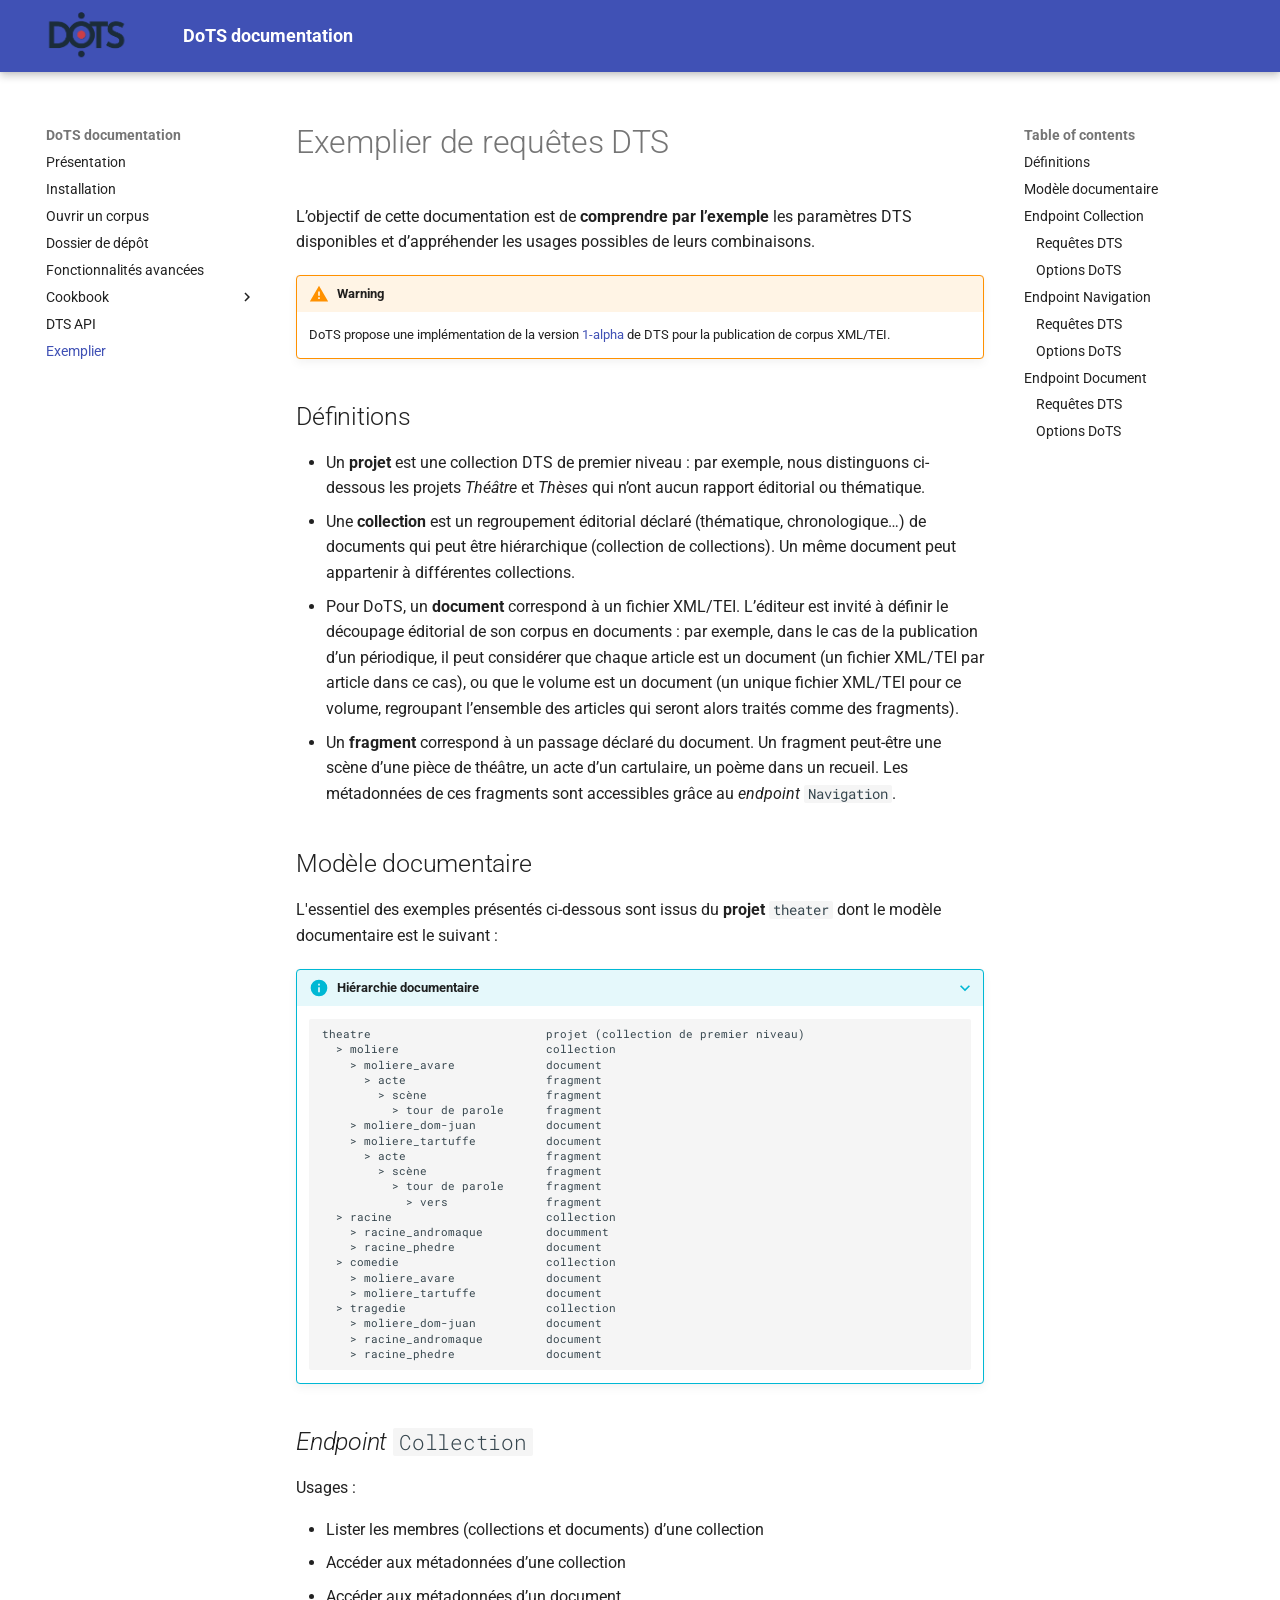
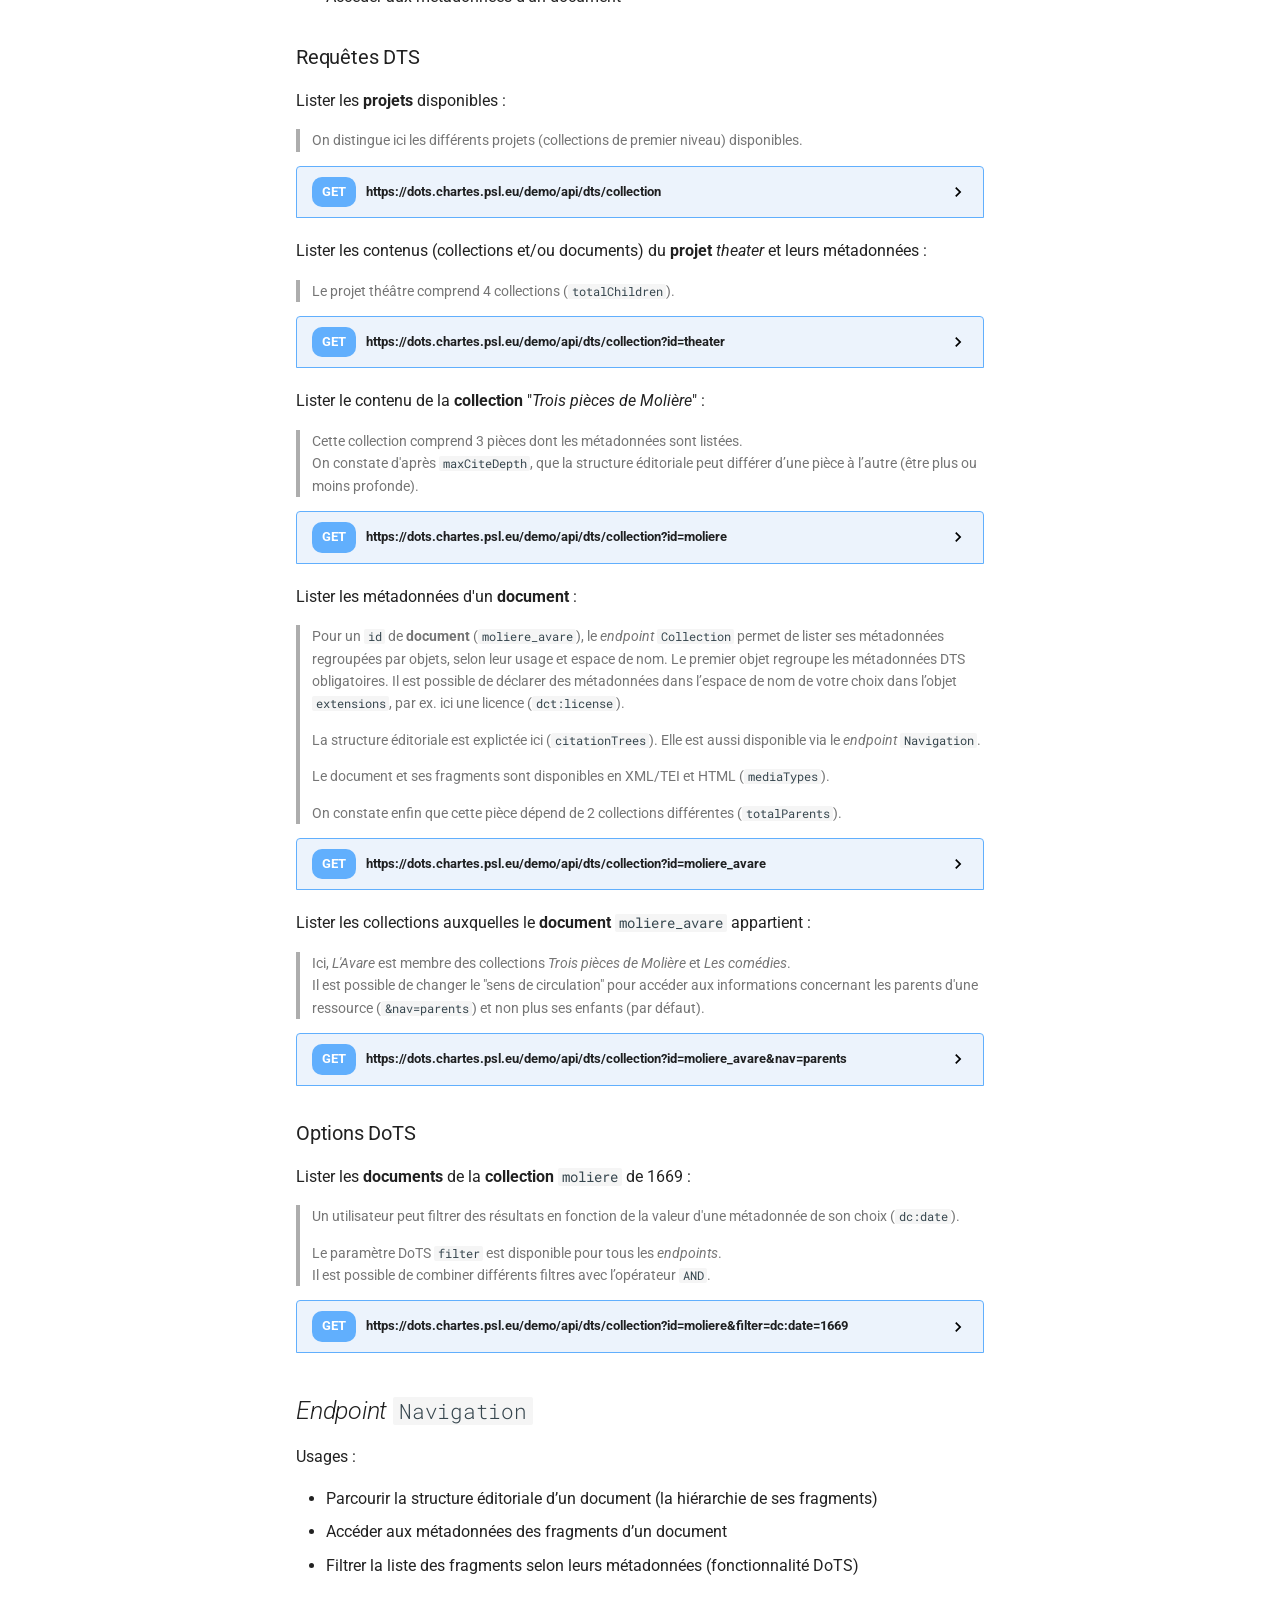
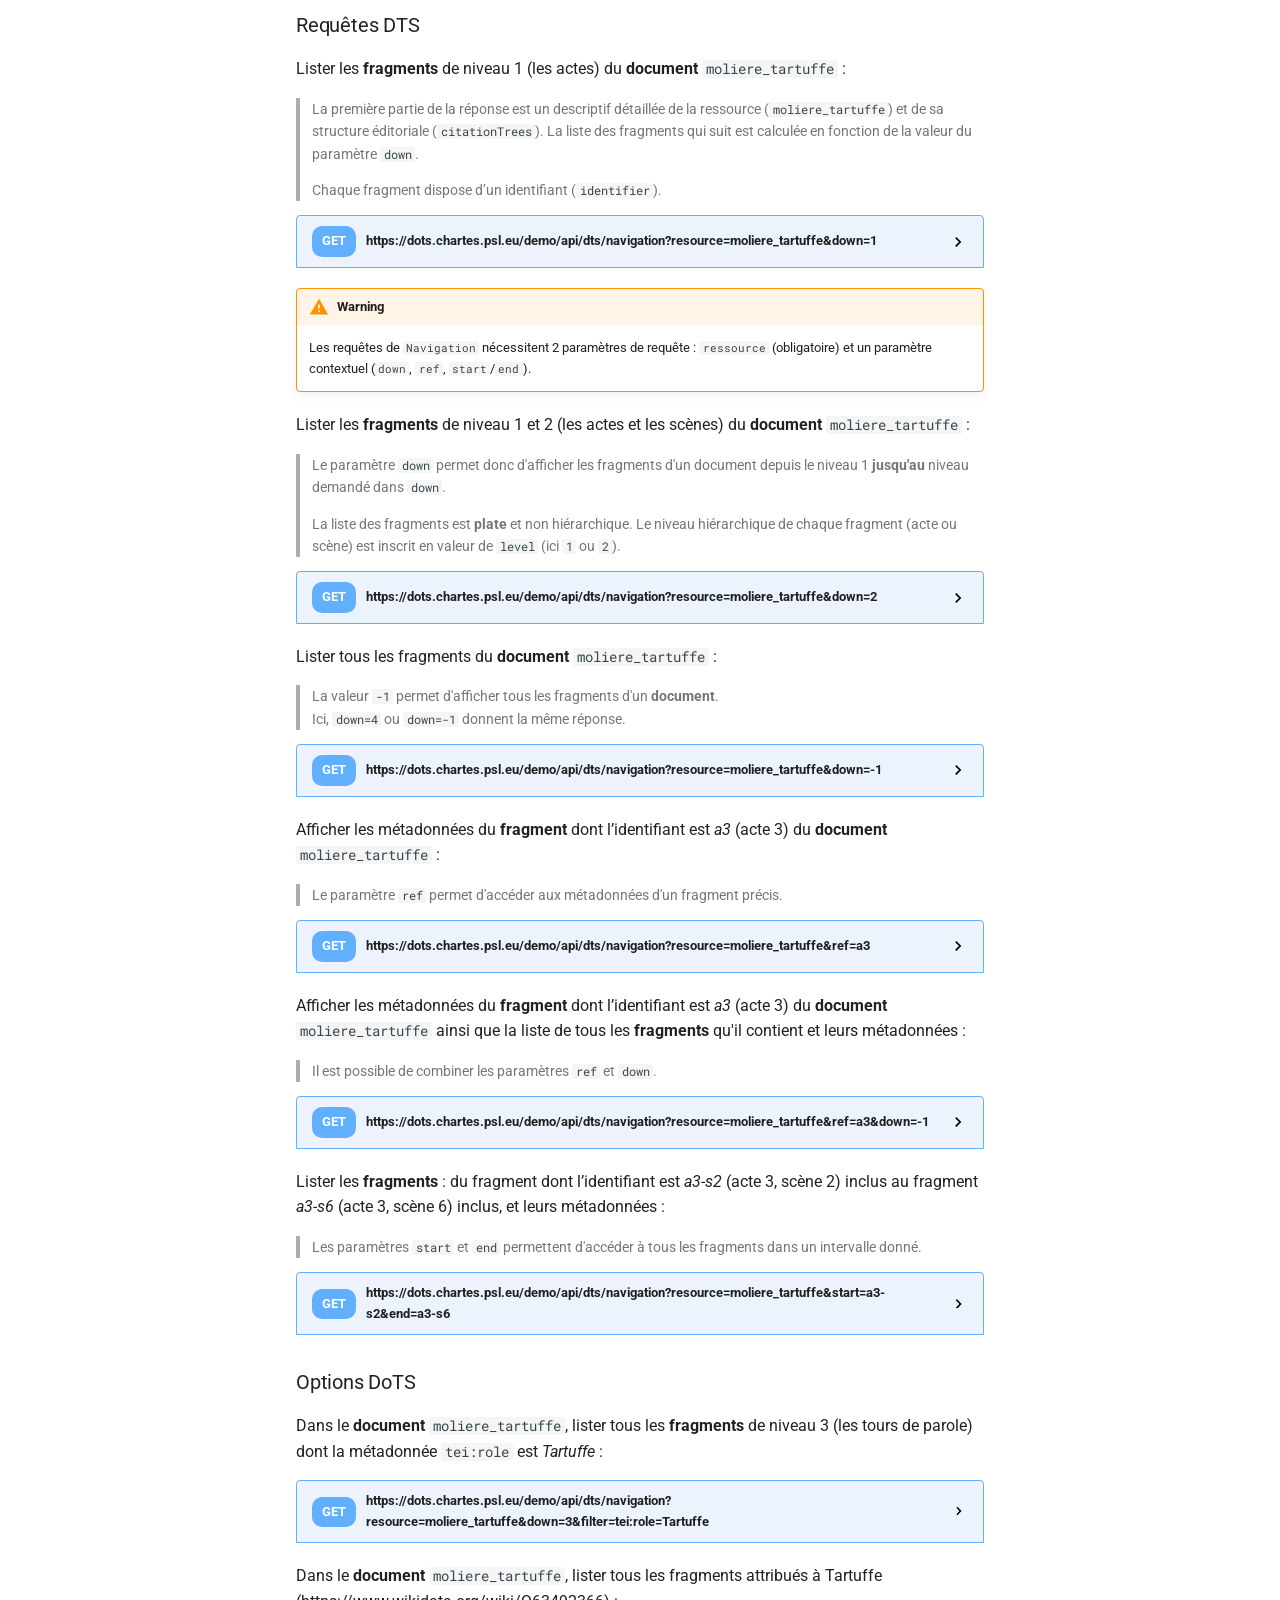
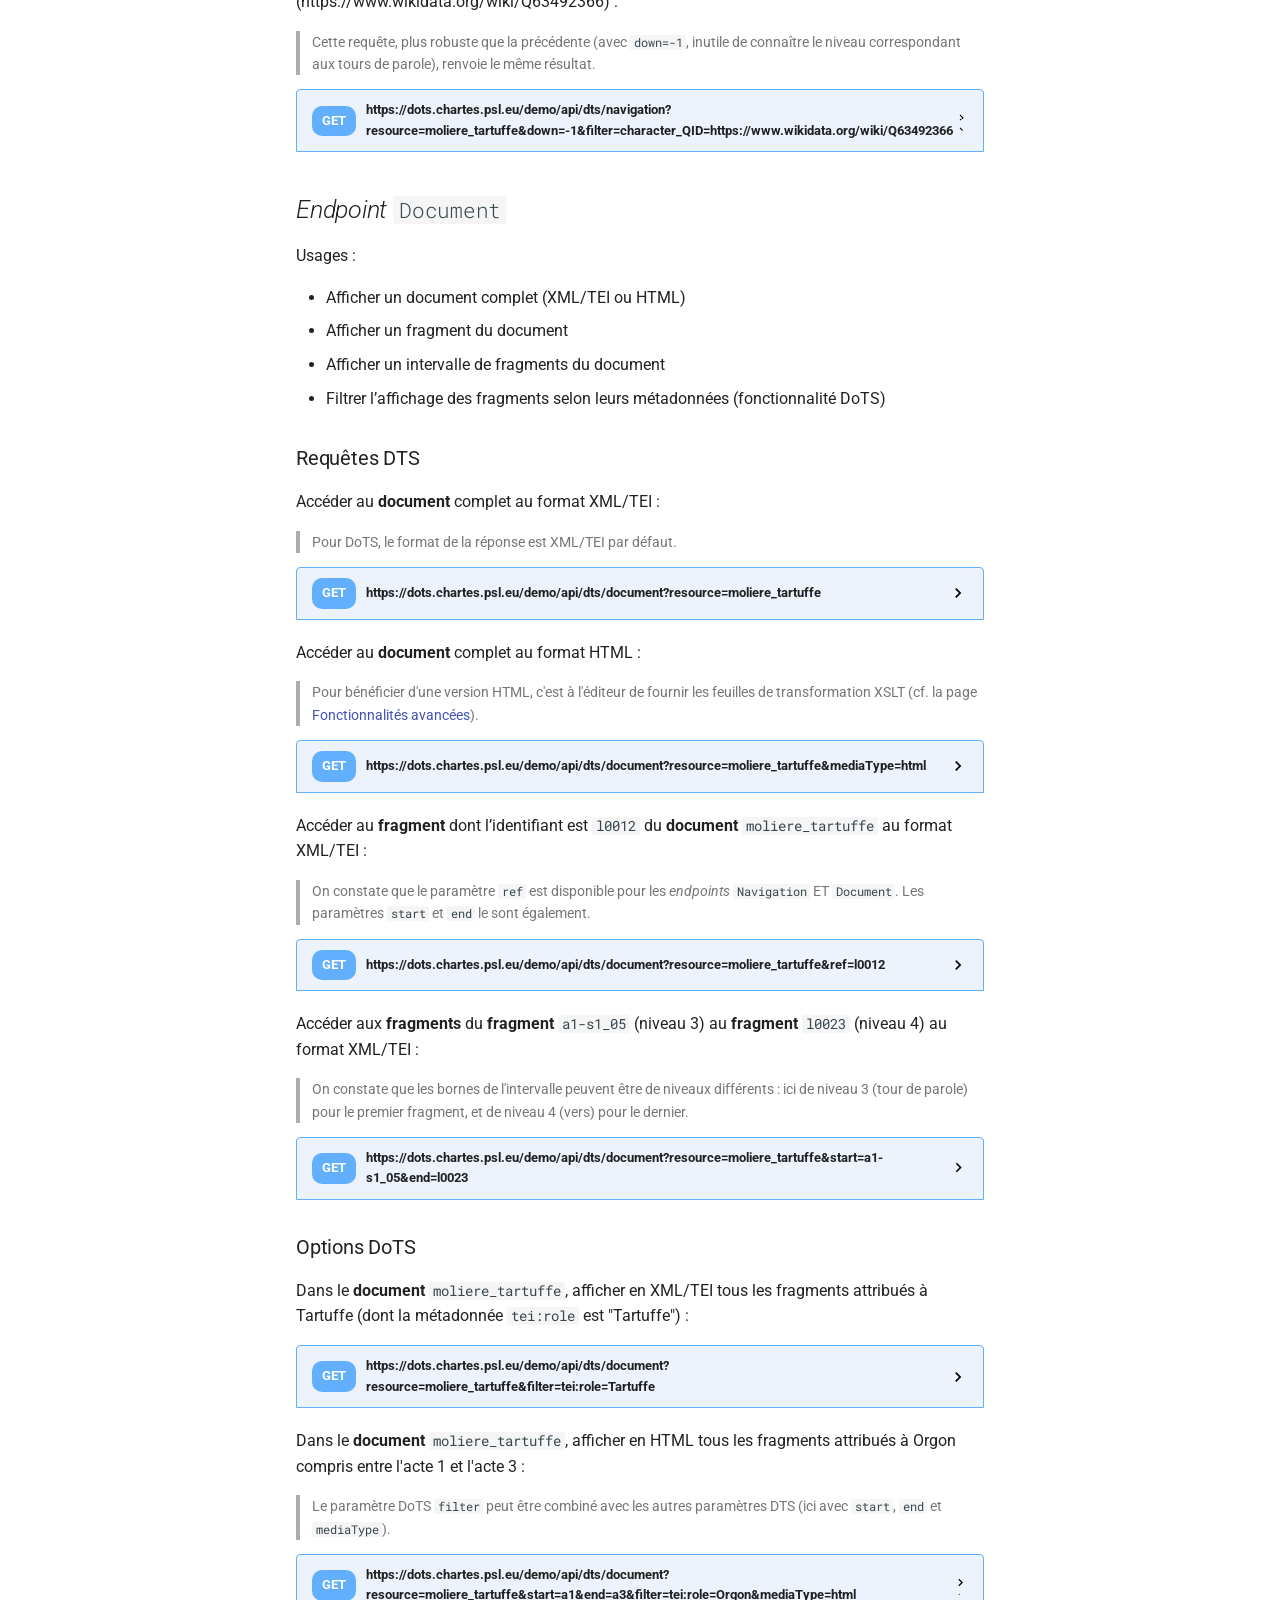
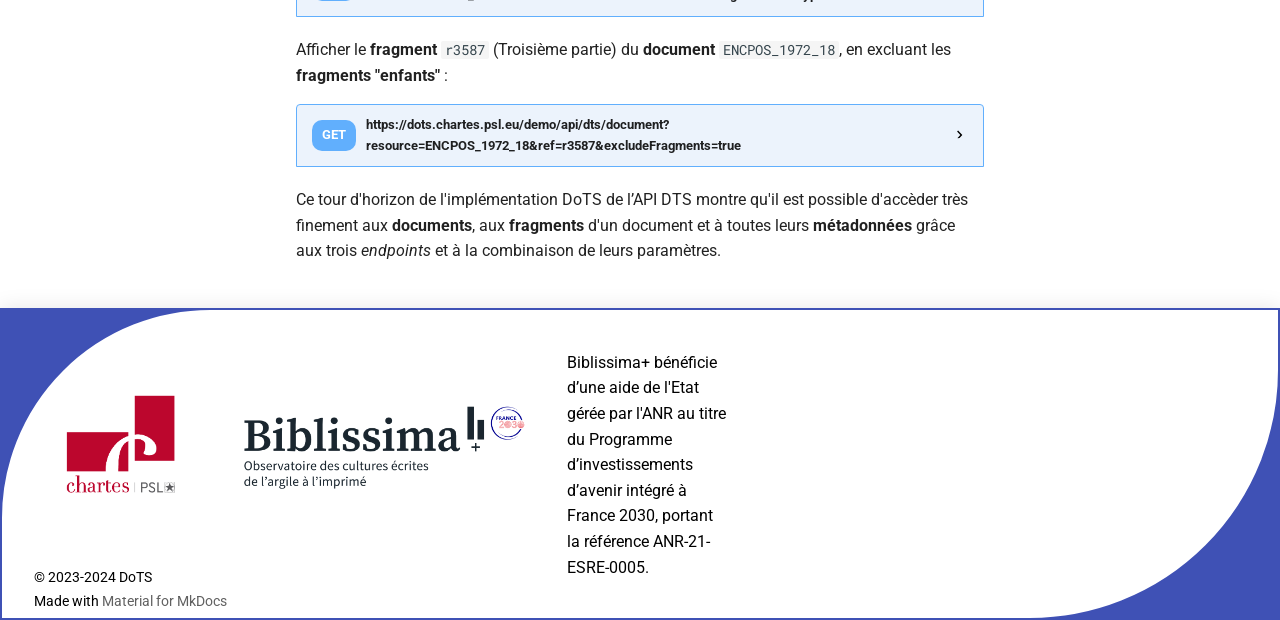
<file: dts-requests-overview/index.html>
<!doctype html>
<html lang="en" class="no-js">
  <head>
    
      <meta charset="utf-8">
      <meta name="viewport" content="width=device-width,initial-scale=1">
      
      
      
        <link rel="canonical" href="https://dots-documentation.github.io/dts-requests-overview/">
      
      
        <link rel="prev" href="../api/">
      
      
      
      <link rel="icon" href="../assets/favicon-dots-circle.drawio.png">
      <meta name="generator" content="mkdocs-1.5.3, mkdocs-material-9.5.8">
    
    
      
        <title>Exemplier - DoTS documentation</title>
      
    
    
      <link rel="stylesheet" href="../assets/stylesheets/main.f2e4d321.min.css">
      
      


    
    
      
    
    
      
        
        
        <link rel="preconnect" href="https://fonts.gstatic.com" crossorigin>
        <link rel="stylesheet" href="https://fonts.googleapis.com/css?family=Roboto:300,300i,400,400i,700,700i%7CRoboto+Mono:400,400i,700,700i&display=fallback">
        <style>:root{--md-text-font:"Roboto";--md-code-font:"Roboto Mono"}</style>
      
    
    
      <link rel="stylesheet" href="../css/custom.css">
    
      <link rel="stylesheet" href="../css/stackoverflow-light.min.css">
    
    <script>__md_scope=new URL("..",location),__md_hash=e=>[...e].reduce((e,_)=>(e<<5)-e+_.charCodeAt(0),0),__md_get=(e,_=localStorage,t=__md_scope)=>JSON.parse(_.getItem(t.pathname+"."+e)),__md_set=(e,_,t=localStorage,a=__md_scope)=>{try{t.setItem(a.pathname+"."+e,JSON.stringify(_))}catch(e){}}</script>
    
      

    
    
    
  </head>
  
  
    <body dir="ltr">
  
    
    <input class="md-toggle" data-md-toggle="drawer" type="checkbox" id="__drawer" autocomplete="off">
    <input class="md-toggle" data-md-toggle="search" type="checkbox" id="__search" autocomplete="off">
    <label class="md-overlay" for="__drawer"></label>
    <div data-md-component="skip">
      
        
        <a href="#exemplier-de-requetes-dts" class="md-skip">
          Skip to content
        </a>
      
    </div>
    <div data-md-component="announce">
      
    </div>
    
    
      

  

<header class="md-header md-header--shadow" data-md-component="header">
  <nav class="md-header__inner md-grid" aria-label="Header">
    <a href=".." title="DoTS documentation" class="md-header__button md-logo" aria-label="DoTS documentation" data-md-component="logo">
      
  <img src="../assets/dots-logo-retro.drawio.png" alt="logo">

    </a>
    <label class="md-header__button md-icon" for="__drawer">
      
      <svg xmlns="http://www.w3.org/2000/svg" viewBox="0 0 24 24"><path d="M3 6h18v2H3V6m0 5h18v2H3v-2m0 5h18v2H3v-2Z"/></svg>
    </label>
    <div class="md-header__title" data-md-component="header-title">
      <div class="md-header__ellipsis">
        <div class="md-header__topic">
          <span class="md-ellipsis">
            DoTS documentation
          </span>
        </div>
        <div class="md-header__topic" data-md-component="header-topic">
          <span class="md-ellipsis">
            
              Exemplier
            
          </span>
        </div>
      </div>
    </div>
    
    
      <script>var media,input,key,value,palette=__md_get("__palette");if(palette&&palette.color){"(prefers-color-scheme)"===palette.color.media&&(media=matchMedia("(prefers-color-scheme: light)"),input=document.querySelector(media.matches?"[data-md-color-media='(prefers-color-scheme: light)']":"[data-md-color-media='(prefers-color-scheme: dark)']"),palette.color.media=input.getAttribute("data-md-color-media"),palette.color.scheme=input.getAttribute("data-md-color-scheme"),palette.color.primary=input.getAttribute("data-md-color-primary"),palette.color.accent=input.getAttribute("data-md-color-accent"));for([key,value]of Object.entries(palette.color))document.body.setAttribute("data-md-color-"+key,value)}</script>
    
    
    
    
  </nav>
  
</header>
    
    <div class="md-container" data-md-component="container">
      
      
        
          
        
      
      <main class="md-main" data-md-component="main">
        <div class="md-main__inner md-grid">
          
            
              
              <div class="md-sidebar md-sidebar--primary" data-md-component="sidebar" data-md-type="navigation" >
                <div class="md-sidebar__scrollwrap">
                  <div class="md-sidebar__inner">
                    



<nav class="md-nav md-nav--primary" aria-label="Navigation" data-md-level="0">
  <label class="md-nav__title" for="__drawer">
    <a href=".." title="DoTS documentation" class="md-nav__button md-logo" aria-label="DoTS documentation" data-md-component="logo">
      
  <img src="../assets/dots-logo-retro.drawio.png" alt="logo">

    </a>
    DoTS documentation
  </label>
  
  <ul class="md-nav__list" data-md-scrollfix>
    
      
      
  
  
  
  
    <li class="md-nav__item">
      <a href=".." class="md-nav__link">
        
  
  <span class="md-ellipsis">
    Présentation
  </span>
  

      </a>
    </li>
  

    
      
      
  
  
  
  
    <li class="md-nav__item">
      <a href="../installation/" class="md-nav__link">
        
  
  <span class="md-ellipsis">
    Installation
  </span>
  

      </a>
    </li>
  

    
      
      
  
  
  
  
    <li class="md-nav__item">
      <a href="../publishing-workflow/" class="md-nav__link">
        
  
  <span class="md-ellipsis">
    Ouvrir un corpus
  </span>
  

      </a>
    </li>
  

    
      
      
  
  
  
  
    <li class="md-nav__item">
      <a href="../dots-project-folder/" class="md-nav__link">
        
  
  <span class="md-ellipsis">
    Dossier de dépôt
  </span>
  

      </a>
    </li>
  

    
      
      
  
  
  
  
    <li class="md-nav__item">
      <a href="../advanced-rendering/" class="md-nav__link">
        
  
  <span class="md-ellipsis">
    Fonctionnalités avancées
  </span>
  

      </a>
    </li>
  

    
      
      
  
  
  
  
    
    
      
        
          
        
      
        
      
        
      
    
    
    
    
    <li class="md-nav__item md-nav__item--nested">
      
        
        
        
        <input class="md-nav__toggle md-toggle " type="checkbox" id="__nav_6" >
        
          
          
          <div class="md-nav__link md-nav__container">
            <a href="../cookbook/" class="md-nav__link ">
              
  
  <span class="md-ellipsis">
    Cookbook
  </span>
  

            </a>
            
              
              <label class="md-nav__link " for="__nav_6" id="__nav_6_label" tabindex="0">
                <span class="md-nav__icon md-icon"></span>
              </label>
            
          </div>
        
        <nav class="md-nav" data-md-level="1" aria-labelledby="__nav_6_label" aria-expanded="false">
          <label class="md-nav__title" for="__nav_6">
            <span class="md-nav__icon md-icon"></span>
            Cookbook
          </label>
          <ul class="md-nav__list" data-md-scrollfix>
            
              
            
              
                
  
  
  
  
    <li class="md-nav__item">
      <a href="../cookbook/periodical/" class="md-nav__link">
        
  
  <span class="md-ellipsis">
    Périodiques
  </span>
  

      </a>
    </li>
  

              
            
              
                
  
  
  
  
    <li class="md-nav__item">
      <a href="../cookbook/theater/" class="md-nav__link">
        
  
  <span class="md-ellipsis">
    Théâtre
  </span>
  

      </a>
    </li>
  

              
            
          </ul>
        </nav>
      
    </li>
  

    
      
      
  
  
  
  
    <li class="md-nav__item">
      <a href="../api/" class="md-nav__link">
        
  
  <span class="md-ellipsis">
    DTS API
  </span>
  

      </a>
    </li>
  

    
      
      
  
  
    
  
  
  
    <li class="md-nav__item md-nav__item--active">
      
      <input class="md-nav__toggle md-toggle" type="checkbox" id="__toc">
      
      
        
      
      
        <label class="md-nav__link md-nav__link--active" for="__toc">
          
  
  <span class="md-ellipsis">
    Exemplier
  </span>
  

          <span class="md-nav__icon md-icon"></span>
        </label>
      
      <a href="./" class="md-nav__link md-nav__link--active">
        
  
  <span class="md-ellipsis">
    Exemplier
  </span>
  

      </a>
      
        

<nav class="md-nav md-nav--secondary" aria-label="Table of contents">
  
  
  
    
  
  
    <label class="md-nav__title" for="__toc">
      <span class="md-nav__icon md-icon"></span>
      Table of contents
    </label>
    <ul class="md-nav__list" data-md-component="toc" data-md-scrollfix>
      
        <li class="md-nav__item">
  <a href="#definitions" class="md-nav__link">
    <span class="md-ellipsis">
      Définitions
    </span>
  </a>
  
</li>
      
        <li class="md-nav__item">
  <a href="#modele-documentaire" class="md-nav__link">
    <span class="md-ellipsis">
      Modèle documentaire
    </span>
  </a>
  
</li>
      
        <li class="md-nav__item">
  <a href="#endpoint-collection" class="md-nav__link">
    <span class="md-ellipsis">
      Endpoint Collection
    </span>
  </a>
  
    <nav class="md-nav" aria-label="Endpoint Collection">
      <ul class="md-nav__list">
        
          <li class="md-nav__item">
  <a href="#requetes-dts" class="md-nav__link">
    <span class="md-ellipsis">
      Requêtes DTS
    </span>
  </a>
  
</li>
        
          <li class="md-nav__item">
  <a href="#options-dots" class="md-nav__link">
    <span class="md-ellipsis">
      Options DoTS
    </span>
  </a>
  
</li>
        
      </ul>
    </nav>
  
</li>
      
        <li class="md-nav__item">
  <a href="#endpoint-navigation" class="md-nav__link">
    <span class="md-ellipsis">
      Endpoint Navigation
    </span>
  </a>
  
    <nav class="md-nav" aria-label="Endpoint Navigation">
      <ul class="md-nav__list">
        
          <li class="md-nav__item">
  <a href="#requetes-dts_1" class="md-nav__link">
    <span class="md-ellipsis">
      Requêtes DTS
    </span>
  </a>
  
</li>
        
          <li class="md-nav__item">
  <a href="#options-dots_1" class="md-nav__link">
    <span class="md-ellipsis">
      Options DoTS
    </span>
  </a>
  
</li>
        
      </ul>
    </nav>
  
</li>
      
        <li class="md-nav__item">
  <a href="#endpoint-document" class="md-nav__link">
    <span class="md-ellipsis">
      Endpoint Document
    </span>
  </a>
  
    <nav class="md-nav" aria-label="Endpoint Document">
      <ul class="md-nav__list">
        
          <li class="md-nav__item">
  <a href="#requetes-dts_2" class="md-nav__link">
    <span class="md-ellipsis">
      Requêtes DTS
    </span>
  </a>
  
</li>
        
          <li class="md-nav__item">
  <a href="#options-dots_2" class="md-nav__link">
    <span class="md-ellipsis">
      Options DoTS
    </span>
  </a>
  
</li>
        
      </ul>
    </nav>
  
</li>
      
    </ul>
  
</nav>
      
    </li>
  

    
  </ul>
</nav>
                  </div>
                </div>
              </div>
            
            
              
              <div class="md-sidebar md-sidebar--secondary" data-md-component="sidebar" data-md-type="toc" >
                <div class="md-sidebar__scrollwrap">
                  <div class="md-sidebar__inner">
                    

<nav class="md-nav md-nav--secondary" aria-label="Table of contents">
  
  
  
    
  
  
    <label class="md-nav__title" for="__toc">
      <span class="md-nav__icon md-icon"></span>
      Table of contents
    </label>
    <ul class="md-nav__list" data-md-component="toc" data-md-scrollfix>
      
        <li class="md-nav__item">
  <a href="#definitions" class="md-nav__link">
    <span class="md-ellipsis">
      Définitions
    </span>
  </a>
  
</li>
      
        <li class="md-nav__item">
  <a href="#modele-documentaire" class="md-nav__link">
    <span class="md-ellipsis">
      Modèle documentaire
    </span>
  </a>
  
</li>
      
        <li class="md-nav__item">
  <a href="#endpoint-collection" class="md-nav__link">
    <span class="md-ellipsis">
      Endpoint Collection
    </span>
  </a>
  
    <nav class="md-nav" aria-label="Endpoint Collection">
      <ul class="md-nav__list">
        
          <li class="md-nav__item">
  <a href="#requetes-dts" class="md-nav__link">
    <span class="md-ellipsis">
      Requêtes DTS
    </span>
  </a>
  
</li>
        
          <li class="md-nav__item">
  <a href="#options-dots" class="md-nav__link">
    <span class="md-ellipsis">
      Options DoTS
    </span>
  </a>
  
</li>
        
      </ul>
    </nav>
  
</li>
      
        <li class="md-nav__item">
  <a href="#endpoint-navigation" class="md-nav__link">
    <span class="md-ellipsis">
      Endpoint Navigation
    </span>
  </a>
  
    <nav class="md-nav" aria-label="Endpoint Navigation">
      <ul class="md-nav__list">
        
          <li class="md-nav__item">
  <a href="#requetes-dts_1" class="md-nav__link">
    <span class="md-ellipsis">
      Requêtes DTS
    </span>
  </a>
  
</li>
        
          <li class="md-nav__item">
  <a href="#options-dots_1" class="md-nav__link">
    <span class="md-ellipsis">
      Options DoTS
    </span>
  </a>
  
</li>
        
      </ul>
    </nav>
  
</li>
      
        <li class="md-nav__item">
  <a href="#endpoint-document" class="md-nav__link">
    <span class="md-ellipsis">
      Endpoint Document
    </span>
  </a>
  
    <nav class="md-nav" aria-label="Endpoint Document">
      <ul class="md-nav__list">
        
          <li class="md-nav__item">
  <a href="#requetes-dts_2" class="md-nav__link">
    <span class="md-ellipsis">
      Requêtes DTS
    </span>
  </a>
  
</li>
        
          <li class="md-nav__item">
  <a href="#options-dots_2" class="md-nav__link">
    <span class="md-ellipsis">
      Options DoTS
    </span>
  </a>
  
</li>
        
      </ul>
    </nav>
  
</li>
      
    </ul>
  
</nav>
                  </div>
                </div>
              </div>
            
          
          
            <div class="md-content" data-md-component="content">
              <article class="md-content__inner md-typeset">
                
                  


<h1 id="exemplier-de-requetes-dts">Exemplier de requêtes DTS</h1>
<p>L’objectif de cette documentation est de <strong>comprendre par l’exemple</strong> les paramètres DTS disponibles et d’appréhender les usages possibles de leurs combinaisons.</p>
<div class="admonition warning">
<p class="admonition-title">Warning</p>
<p>DoTS propose une implémentation de la version <a href="https://distributed-text-services.github.io/specifications/versions/1-alpha/">1-alpha</a> de DTS pour la publication de corpus XML/TEI.  </p>
</div>
<h2 id="definitions">Définitions</h2>
<ul>
<li>Un <strong>projet</strong> est une collection DTS de premier niveau : par exemple, nous distinguons ci-dessous les projets <em>Théâtre</em> et <em>Thèses</em> qui n’ont aucun rapport éditorial ou thématique.</li>
<li>Une <strong>collection</strong> est un regroupement éditorial déclaré (thématique, chronologique…) de documents qui peut être hiérarchique (collection de collections). Un même document peut appartenir à différentes collections.</li>
<li>Pour DoTS, un <strong>document</strong> correspond à un fichier XML/TEI. L’éditeur est invité à définir le découpage éditorial de son corpus en documents : par exemple, dans le cas de la publication d’un périodique, il peut considérer que chaque article est un document (un fichier XML/TEI par article dans ce cas), ou que le volume est un document (un unique fichier XML/TEI pour ce volume, regroupant l’ensemble des articles qui seront alors traités comme des fragments).</li>
<li>Un <strong>fragment</strong> correspond à un passage déclaré du document. Un fragment peut-être une scène d’une pièce de théâtre, un acte d’un cartulaire, un poème dans un recueil. Les métadonnées de ces fragments sont accessibles grâce au <em>endpoint</em> <code>Navigation</code>.</li>
</ul>
<h2 id="modele-documentaire">Modèle documentaire</h2>
<p>L'essentiel des exemples présentés ci-dessous sont issus du <strong>projet</strong> <code>theater</code> dont le modèle documentaire est le suivant :</p>
<details class="info" open="open">
<summary>Hiérarchie documentaire</summary>
<div class="language-text highlight"><pre><span></span><code><span id="__span-0-1"><a id="__codelineno-0-1" name="__codelineno-0-1" href="#__codelineno-0-1"></a>theatre                         projet (collection de premier niveau)
</span><span id="__span-0-2"><a id="__codelineno-0-2" name="__codelineno-0-2" href="#__codelineno-0-2"></a>  &gt; moliere                     collection
</span><span id="__span-0-3"><a id="__codelineno-0-3" name="__codelineno-0-3" href="#__codelineno-0-3"></a>    &gt; moliere_avare             document
</span><span id="__span-0-4"><a id="__codelineno-0-4" name="__codelineno-0-4" href="#__codelineno-0-4"></a>      &gt; acte                    fragment
</span><span id="__span-0-5"><a id="__codelineno-0-5" name="__codelineno-0-5" href="#__codelineno-0-5"></a>        &gt; scène                 fragment
</span><span id="__span-0-6"><a id="__codelineno-0-6" name="__codelineno-0-6" href="#__codelineno-0-6"></a>          &gt; tour de parole      fragment
</span><span id="__span-0-7"><a id="__codelineno-0-7" name="__codelineno-0-7" href="#__codelineno-0-7"></a>    &gt; moliere_dom-juan          document
</span><span id="__span-0-8"><a id="__codelineno-0-8" name="__codelineno-0-8" href="#__codelineno-0-8"></a>    &gt; moliere_tartuffe          document
</span><span id="__span-0-9"><a id="__codelineno-0-9" name="__codelineno-0-9" href="#__codelineno-0-9"></a>      &gt; acte                    fragment
</span><span id="__span-0-10"><a id="__codelineno-0-10" name="__codelineno-0-10" href="#__codelineno-0-10"></a>        &gt; scène                 fragment
</span><span id="__span-0-11"><a id="__codelineno-0-11" name="__codelineno-0-11" href="#__codelineno-0-11"></a>          &gt; tour de parole      fragment
</span><span id="__span-0-12"><a id="__codelineno-0-12" name="__codelineno-0-12" href="#__codelineno-0-12"></a>            &gt; vers              fragment    
</span><span id="__span-0-13"><a id="__codelineno-0-13" name="__codelineno-0-13" href="#__codelineno-0-13"></a>  &gt; racine                      collection
</span><span id="__span-0-14"><a id="__codelineno-0-14" name="__codelineno-0-14" href="#__codelineno-0-14"></a>    &gt; racine_andromaque         documment
</span><span id="__span-0-15"><a id="__codelineno-0-15" name="__codelineno-0-15" href="#__codelineno-0-15"></a>    &gt; racine_phedre             document
</span><span id="__span-0-16"><a id="__codelineno-0-16" name="__codelineno-0-16" href="#__codelineno-0-16"></a>  &gt; comedie                     collection
</span><span id="__span-0-17"><a id="__codelineno-0-17" name="__codelineno-0-17" href="#__codelineno-0-17"></a>    &gt; moliere_avare             document
</span><span id="__span-0-18"><a id="__codelineno-0-18" name="__codelineno-0-18" href="#__codelineno-0-18"></a>    &gt; moliere_tartuffe          document
</span><span id="__span-0-19"><a id="__codelineno-0-19" name="__codelineno-0-19" href="#__codelineno-0-19"></a>  &gt; tragedie                    collection
</span><span id="__span-0-20"><a id="__codelineno-0-20" name="__codelineno-0-20" href="#__codelineno-0-20"></a>    &gt; moliere_dom-juan          document
</span><span id="__span-0-21"><a id="__codelineno-0-21" name="__codelineno-0-21" href="#__codelineno-0-21"></a>    &gt; racine_andromaque         document
</span><span id="__span-0-22"><a id="__codelineno-0-22" name="__codelineno-0-22" href="#__codelineno-0-22"></a>    &gt; racine_phedre             document
</span></code></pre></div>
</details>
<h2 id="endpoint-collection"><em>Endpoint</em> <code>Collection</code></h2>
<p>Usages : </p>
<ul>
<li>Lister les membres (collections et documents) d’une collection</li>
<li>Accéder aux métadonnées d’une collection</li>
<li>Accéder aux métadonnées d’un document</li>
</ul>
<h3 id="requetes-dts">Requêtes DTS</h3>
<p>Lister les <strong>projets</strong> disponibles : </p>
<blockquote>
<p>On distingue ici les différents projets (collections de premier niveau) disponibles.</p>
</blockquote>
<div class="collapse-card" data-url="https://dots.chartes.psl.eu/demo/api/dts/collection" style="
border-color: #ECF3FC !important;
">
    <div class="card-header" style="
background-color: #ECF3FC !important;
border-color: #61AFFD !important;
border: 1px solid #61AFFD !important;
 !important;" onclick="toggleCollapse(this)">
        <span class="badge" style="
background-color: #61AFFD !important;
">GET</span>
        <span class="title-header">https://dots.chartes.psl.eu/demo/api/dts/collection</span>
        <span class="chevron" style="
color: #61AFFD !important;
background-color: #ECF3FC !important;
"></span>
    </div>
    <div class="card-body" style="
border-bottom: 1px solid #61AFFD !important;
border-left: 1px solid #61AFFD !important;
border-right: 1px solid #61AFFD !important;
">
    </div>
</div>

<p>Lister les contenus (collections et/ou documents) du <strong>projet</strong> <em>theater</em> et leurs métadonnées : </p>
<blockquote>
<p>Le projet théâtre comprend 4 collections (<code>totalChildren</code>).</p>
</blockquote>
<div class="collapse-card" data-url="https://dots.chartes.psl.eu/demo/api/dts/collection?id=theater" style="
border-color: #ECF3FC !important;
">
    <div class="card-header" style="
background-color: #ECF3FC !important;
border-color: #61AFFD !important;
border: 1px solid #61AFFD !important;
 !important;" onclick="toggleCollapse(this)">
        <span class="badge" style="
background-color: #61AFFD !important;
">GET</span>
        <span class="title-header">https://dots.chartes.psl.eu/demo/api/dts/collection?id=theater</span>
        <span class="chevron" style="
color: #61AFFD !important;
background-color: #ECF3FC !important;
"></span>
    </div>
    <div class="card-body" style="
border-bottom: 1px solid #61AFFD !important;
border-left: 1px solid #61AFFD !important;
border-right: 1px solid #61AFFD !important;
">
    </div>
</div>

<p>Lister le contenu de la <strong>collection</strong> "<em>Trois pièces de Molière</em>" : </p>
<blockquote>
<p>Cette collection comprend 3 pièces dont les métadonnées sont listées.   <br />
On constate d'après <code>maxCiteDepth</code>, que la structure éditoriale peut différer d’une pièce à l’autre (être plus ou moins profonde).</p>
</blockquote>
<div class="collapse-card" data-url="https://dots.chartes.psl.eu/demo/api/dts/collection?id=moliere" style="
border-color: #ECF3FC !important;
">
    <div class="card-header" style="
background-color: #ECF3FC !important;
border-color: #61AFFD !important;
border: 1px solid #61AFFD !important;
 !important;" onclick="toggleCollapse(this)">
        <span class="badge" style="
background-color: #61AFFD !important;
">GET</span>
        <span class="title-header">https://dots.chartes.psl.eu/demo/api/dts/collection?id=moliere</span>
        <span class="chevron" style="
color: #61AFFD !important;
background-color: #ECF3FC !important;
"></span>
    </div>
    <div class="card-body" style="
border-bottom: 1px solid #61AFFD !important;
border-left: 1px solid #61AFFD !important;
border-right: 1px solid #61AFFD !important;
">
    </div>
</div>

<p>Lister les métadonnées d'un <strong>document</strong> :</p>
<blockquote>
<p>Pour un <code>id</code> de <strong>document</strong> (<code>moliere_avare</code>), le <em>endpoint</em> <code>Collection</code> permet de lister ses métadonnées regroupées par objets, selon leur usage et espace de nom. Le premier objet regroupe les métadonnées DTS obligatoires. Il est possible de déclarer des métadonnées dans l’espace de nom de votre choix dans l’objet <code>extensions</code>, par ex. ici une licence (<code>dct:license</code>).  </p>
<p>La structure éditoriale est explictée ici (<code>citationTrees</code>). Elle est aussi disponible via le <em>endpoint</em> <code>Navigation</code>.</p>
<p>Le document et ses fragments sont disponibles en XML/TEI et HTML (<code>mediaTypes</code>).</p>
<p>On constate enfin que cette pièce dépend de 2 collections différentes (<code>totalParents</code>).</p>
</blockquote>
<div class="collapse-card" data-url="https://dots.chartes.psl.eu/demo/api/dts/collection?id=moliere_avare" style="
border-color: #ECF3FC !important;
">
    <div class="card-header" style="
background-color: #ECF3FC !important;
border-color: #61AFFD !important;
border: 1px solid #61AFFD !important;
 !important;" onclick="toggleCollapse(this)">
        <span class="badge" style="
background-color: #61AFFD !important;
">GET</span>
        <span class="title-header">https://dots.chartes.psl.eu/demo/api/dts/collection?id=moliere_avare</span>
        <span class="chevron" style="
color: #61AFFD !important;
background-color: #ECF3FC !important;
"></span>
    </div>
    <div class="card-body" style="
border-bottom: 1px solid #61AFFD !important;
border-left: 1px solid #61AFFD !important;
border-right: 1px solid #61AFFD !important;
">
    </div>
</div>

<p>Lister les collections auxquelles le <strong>document</strong> <code>moliere_avare</code> appartient : </p>
<blockquote>
<p>Ici, <em>L'Avare</em> est membre des collections <em>Trois pièces de Molière</em> et <em>Les comédies</em>.<br />
Il est possible de changer le "sens de circulation" pour accéder aux informations concernant les parents d'une ressource (<code>&amp;nav=parents</code>) et non plus ses enfants (par défaut).</p>
</blockquote>
<div class="collapse-card" data-url="https://dots.chartes.psl.eu/demo/api/dts/collection?id=moliere_avare&nav=parents" style="
border-color: #ECF3FC !important;
">
    <div class="card-header" style="
background-color: #ECF3FC !important;
border-color: #61AFFD !important;
border: 1px solid #61AFFD !important;
 !important;" onclick="toggleCollapse(this)">
        <span class="badge" style="
background-color: #61AFFD !important;
">GET</span>
        <span class="title-header">https://dots.chartes.psl.eu/demo/api/dts/collection?id=moliere_avare&nav=parents</span>
        <span class="chevron" style="
color: #61AFFD !important;
background-color: #ECF3FC !important;
"></span>
    </div>
    <div class="card-body" style="
border-bottom: 1px solid #61AFFD !important;
border-left: 1px solid #61AFFD !important;
border-right: 1px solid #61AFFD !important;
">
    </div>
</div>

<h3 id="options-dots">Options DoTS</h3>
<p>Lister les <strong>documents</strong> de la <strong>collection</strong> <code>moliere</code> de 1669 : </p>
<blockquote>
<p>Un utilisateur peut filtrer des résultats en fonction de la valeur d'une métadonnée de son choix (<code>dc:date</code>).  </p>
<p>Le paramètre DoTS <code>filter</code> est disponible pour tous les <em>endpoints</em>.<br />
Il est possible de combiner différents filtres avec l’opérateur <code>AND</code>.</p>
</blockquote>
<div class="collapse-card" data-url="https://dots.chartes.psl.eu/demo/api/dts/collection?id=moliere&filter=dc:date=1669" style="
border-color: #ECF3FC !important;
">
    <div class="card-header" style="
background-color: #ECF3FC !important;
border-color: #61AFFD !important;
border: 1px solid #61AFFD !important;
 !important;" onclick="toggleCollapse(this)">
        <span class="badge" style="
background-color: #61AFFD !important;
">GET</span>
        <span class="title-header">https://dots.chartes.psl.eu/demo/api/dts/collection?id=moliere&filter=dc:date=1669</span>
        <span class="chevron" style="
color: #61AFFD !important;
background-color: #ECF3FC !important;
"></span>
    </div>
    <div class="card-body" style="
border-bottom: 1px solid #61AFFD !important;
border-left: 1px solid #61AFFD !important;
border-right: 1px solid #61AFFD !important;
">
    </div>
</div>

<h2 id="endpoint-navigation"><em>Endpoint</em> <code>Navigation</code></h2>
<p>Usages :</p>
<ul>
<li>Parcourir la structure éditoriale d’un document (la hiérarchie de ses fragments)</li>
<li>Accéder aux métadonnées des fragments d’un document</li>
<li>Filtrer la liste des fragments selon leurs métadonnées (fonctionnalité DoTS)</li>
</ul>
<h3 id="requetes-dts_1">Requêtes DTS</h3>
<p>Lister les <strong>fragments</strong> de niveau 1 (les actes) du <strong>document</strong> <code>moliere_tartuffe</code> :</p>
<blockquote>
<p>La première partie de la réponse est un descriptif détaillée de la ressource (<code>moliere_tartuffe</code>) et de sa structure éditoriale (<code>citationTrees</code>).
La liste des fragments qui suit est calculée en fonction de la valeur du paramètre <code>down</code>.</p>
<p>Chaque fragment dispose d’un identifiant (<code>identifier</code>).</p>
</blockquote>
<div class="collapse-card" data-url="https://dots.chartes.psl.eu/demo/api/dts/navigation?resource=moliere_tartuffe&down=1" style="
border-color: #ECF3FC !important;
">
    <div class="card-header" style="
background-color: #ECF3FC !important;
border-color: #61AFFD !important;
border: 1px solid #61AFFD !important;
 !important;" onclick="toggleCollapse(this)">
        <span class="badge" style="
background-color: #61AFFD !important;
">GET</span>
        <span class="title-header">https://dots.chartes.psl.eu/demo/api/dts/navigation?resource=moliere_tartuffe&down=1</span>
        <span class="chevron" style="
color: #61AFFD !important;
background-color: #ECF3FC !important;
"></span>
    </div>
    <div class="card-body" style="
border-bottom: 1px solid #61AFFD !important;
border-left: 1px solid #61AFFD !important;
border-right: 1px solid #61AFFD !important;
">
    </div>
</div>

<div class="admonition warning">
<p class="admonition-title">Warning</p>
<p>Les requêtes de <code>Navigation</code> nécessitent 2 paramètres de requête : <code>ressource</code> (obligatoire) et un paramètre contextuel (<code>down</code>, <code>ref</code>, <code>start</code>/<code>end</code>).</p>
</div>
<p>Lister les <strong>fragments</strong> de niveau 1 et 2 (les actes et les scènes) du <strong>document</strong> <code>moliere_tartuffe</code> :</p>
<blockquote>
<p>Le paramètre <code>down</code> permet donc d'afficher les fragments d'un document depuis le niveau 1 <strong>jusqu'au</strong> niveau demandé dans <code>down</code>.</p>
<p>La liste des fragments est <strong>plate</strong> et non hiérarchique. Le niveau hiérarchique de chaque fragment (acte ou scène) est inscrit en valeur de <code>level</code> (ici <code>1</code> ou <code>2</code>).</p>
</blockquote>
<div class="collapse-card" data-url="https://dots.chartes.psl.eu/demo/api/dts/navigation?resource=moliere_tartuffe&down=2" style="
border-color: #ECF3FC !important;
">
    <div class="card-header" style="
background-color: #ECF3FC !important;
border-color: #61AFFD !important;
border: 1px solid #61AFFD !important;
 !important;" onclick="toggleCollapse(this)">
        <span class="badge" style="
background-color: #61AFFD !important;
">GET</span>
        <span class="title-header">https://dots.chartes.psl.eu/demo/api/dts/navigation?resource=moliere_tartuffe&down=2</span>
        <span class="chevron" style="
color: #61AFFD !important;
background-color: #ECF3FC !important;
"></span>
    </div>
    <div class="card-body" style="
border-bottom: 1px solid #61AFFD !important;
border-left: 1px solid #61AFFD !important;
border-right: 1px solid #61AFFD !important;
">
    </div>
</div>

<p>Lister tous les fragments du <strong>document</strong> <code>moliere_tartuffe</code> :</p>
<blockquote>
<p>La valeur <code>-1</code> permet d'afficher tous les fragments d'un <strong>document</strong>.<br />
Ici, <code>down=4</code> ou <code>down=-1</code> donnent la même réponse.</p>
</blockquote>
<div class="collapse-card" data-url="https://dots.chartes.psl.eu/demo/api/dts/navigation?resource=moliere_tartuffe&down=-1" style="
border-color: #ECF3FC !important;
">
    <div class="card-header" style="
background-color: #ECF3FC !important;
border-color: #61AFFD !important;
border: 1px solid #61AFFD !important;
 !important;" onclick="toggleCollapse(this)">
        <span class="badge" style="
background-color: #61AFFD !important;
">GET</span>
        <span class="title-header">https://dots.chartes.psl.eu/demo/api/dts/navigation?resource=moliere_tartuffe&down=-1</span>
        <span class="chevron" style="
color: #61AFFD !important;
background-color: #ECF3FC !important;
"></span>
    </div>
    <div class="card-body" style="
border-bottom: 1px solid #61AFFD !important;
border-left: 1px solid #61AFFD !important;
border-right: 1px solid #61AFFD !important;
">
    </div>
</div>

<p>Afficher les métadonnées du <strong>fragment</strong> dont l’identifiant est <em>a3</em> (acte 3) du <strong>document</strong> <code>moliere_tartuffe</code> :</p>
<blockquote>
<p>Le paramètre <code>ref</code> permet d'accéder aux métadonnées d'un fragment précis.</p>
</blockquote>
<div class="collapse-card" data-url="https://dots.chartes.psl.eu/demo/api/dts/navigation?resource=moliere_tartuffe&ref=a3" style="
border-color: #ECF3FC !important;
">
    <div class="card-header" style="
background-color: #ECF3FC !important;
border-color: #61AFFD !important;
border: 1px solid #61AFFD !important;
 !important;" onclick="toggleCollapse(this)">
        <span class="badge" style="
background-color: #61AFFD !important;
">GET</span>
        <span class="title-header">https://dots.chartes.psl.eu/demo/api/dts/navigation?resource=moliere_tartuffe&ref=a3</span>
        <span class="chevron" style="
color: #61AFFD !important;
background-color: #ECF3FC !important;
"></span>
    </div>
    <div class="card-body" style="
border-bottom: 1px solid #61AFFD !important;
border-left: 1px solid #61AFFD !important;
border-right: 1px solid #61AFFD !important;
">
    </div>
</div>

<p>Afficher les métadonnées du <strong>fragment</strong> dont l’identifiant est <em>a3</em> (acte 3) du <strong>document</strong> <code>moliere_tartuffe</code> ainsi que la liste de tous les <strong>fragments</strong> qu'il contient et leurs métadonnées :</p>
<blockquote>
<p>Il est possible de combiner les paramètres <code>ref</code> et <code>down</code>.</p>
</blockquote>
<div class="collapse-card" data-url="https://dots.chartes.psl.eu/demo/api/dts/navigation?resource=moliere_tartuffe&ref=a3&down=-1" style="
border-color: #ECF3FC !important;
">
    <div class="card-header" style="
background-color: #ECF3FC !important;
border-color: #61AFFD !important;
border: 1px solid #61AFFD !important;
 !important;" onclick="toggleCollapse(this)">
        <span class="badge" style="
background-color: #61AFFD !important;
">GET</span>
        <span class="title-header">https://dots.chartes.psl.eu/demo/api/dts/navigation?resource=moliere_tartuffe&ref=a3&down=-1</span>
        <span class="chevron" style="
color: #61AFFD !important;
background-color: #ECF3FC !important;
"></span>
    </div>
    <div class="card-body" style="
border-bottom: 1px solid #61AFFD !important;
border-left: 1px solid #61AFFD !important;
border-right: 1px solid #61AFFD !important;
">
    </div>
</div>

<p>Lister les <strong>fragments</strong> : du fragment dont l’identifiant est <em>a3-s2</em> (acte 3, scène 2) inclus au fragment <em>a3-s6</em> (acte 3, scène 6) inclus, et leurs métadonnées :</p>
<blockquote>
<p>Les paramètres <code>start</code> et <code>end</code> permettent d'accéder à tous les fragments dans un intervalle donné. </p>
</blockquote>
<div class="collapse-card" data-url="https://dots.chartes.psl.eu/demo/api/dts/navigation?resource=moliere_tartuffe&start=a3-s2&end=a3-s6" style="
border-color: #ECF3FC !important;
">
    <div class="card-header" style="
background-color: #ECF3FC !important;
border-color: #61AFFD !important;
border: 1px solid #61AFFD !important;
 !important;" onclick="toggleCollapse(this)">
        <span class="badge" style="
background-color: #61AFFD !important;
">GET</span>
        <span class="title-header">https://dots.chartes.psl.eu/demo/api/dts/navigation?resource=moliere_tartuffe&start=a3-s2&end=a3-s6</span>
        <span class="chevron" style="
color: #61AFFD !important;
background-color: #ECF3FC !important;
"></span>
    </div>
    <div class="card-body" style="
border-bottom: 1px solid #61AFFD !important;
border-left: 1px solid #61AFFD !important;
border-right: 1px solid #61AFFD !important;
">
    </div>
</div>

<!-- usage de tree non conforme à la spécification DTS
La liste de tous les **fragments** de type _act_ dans **l'arbre de citation** parmi tous les **fragments** du **document** _Le Tartuffe_ de Molière :


<div class="collapse-card" data-url="https://dots.chartes.psl.eu/demo/api/dts/navigation?resource=moliere_tartuffe&tree=act&down=-1" style="
border-color: #ECF3FC !important;
">
    <div class="card-header" style="
background-color: #ECF3FC !important;
border-color: #61AFFD !important;
border: 1px solid #61AFFD !important;
 !important;" onclick="toggleCollapse(this)">
        <span class="badge" style="
background-color: #61AFFD !important;
">GET</span>
        <span class="title-header">https://dots.chartes.psl.eu/demo/api/dts/navigation?resource=moliere_tartuffe&tree=act&down=-1</span>
        <span class="chevron" style="
color: #61AFFD !important;
background-color: #ECF3FC !important;
"></span>
    </div>
    <div class="card-body" style="
border-bottom: 1px solid #61AFFD !important;
border-left: 1px solid #61AFFD !important;
border-right: 1px solid #61AFFD !important;
">
    </div>
</div>

-->

<h3 id="options-dots_1">Options DoTS</h3>
<p>Dans le <strong>document</strong> <code>moliere_tartuffe</code>, lister tous les <strong>fragments</strong> de niveau 3 (les tours de parole) dont la métadonnée <code>tei:role</code> est <em>Tartuffe</em> :</p>
<div class="collapse-card" data-url="https://dots.chartes.psl.eu/demo/api/dts/navigation?resource=moliere_tartuffe&down=3&filter=tei:role=Tartuffe" style="
border-color: #ECF3FC !important;
">
    <div class="card-header" style="
background-color: #ECF3FC !important;
border-color: #61AFFD !important;
border: 1px solid #61AFFD !important;
 !important;" onclick="toggleCollapse(this)">
        <span class="badge" style="
background-color: #61AFFD !important;
">GET</span>
        <span class="title-header">https://dots.chartes.psl.eu/demo/api/dts/navigation?resource=moliere_tartuffe&down=3&filter=tei:role=Tartuffe</span>
        <span class="chevron" style="
color: #61AFFD !important;
background-color: #ECF3FC !important;
"></span>
    </div>
    <div class="card-body" style="
border-bottom: 1px solid #61AFFD !important;
border-left: 1px solid #61AFFD !important;
border-right: 1px solid #61AFFD !important;
">
    </div>
</div>

<p>Dans le <strong>document</strong> <code>moliere_tartuffe</code>, lister tous les fragments attribués à Tartuffe (https://www.wikidata.org/wiki/Q63492366) :</p>
<blockquote>
<p>Cette requête, plus robuste que la précédente (avec <code>down=-1</code>, inutile de connaître le niveau correspondant aux tours de parole), renvoie le même résultat.</p>
</blockquote>
<div class="collapse-card" data-url="https://dots.chartes.psl.eu/demo/api/dts/navigation?resource=moliere_tartuffe&down=-1&filter=character_QID=https://www.wikidata.org/wiki/Q63492366" style="
border-color: #ECF3FC !important;
">
    <div class="card-header" style="
background-color: #ECF3FC !important;
border-color: #61AFFD !important;
border: 1px solid #61AFFD !important;
 !important;" onclick="toggleCollapse(this)">
        <span class="badge" style="
background-color: #61AFFD !important;
">GET</span>
        <span class="title-header">https://dots.chartes.psl.eu/demo/api/dts/navigation?resource=moliere_tartuffe&down=-1&filter=character_QID=https://www.wikidata.org/wiki/Q63492366</span>
        <span class="chevron" style="
color: #61AFFD !important;
background-color: #ECF3FC !important;
"></span>
    </div>
    <div class="card-body" style="
border-bottom: 1px solid #61AFFD !important;
border-left: 1px solid #61AFFD !important;
border-right: 1px solid #61AFFD !important;
">
    </div>
</div>

<h2 id="endpoint-document"><em>Endpoint</em> <code>Document</code></h2>
<p>Usages :</p>
<ul>
<li>Afficher un document complet (XML/TEI ou HTML)</li>
<li>Afficher un fragment du document </li>
<li>Afficher un intervalle de fragments du document </li>
<li>Filtrer l’affichage des fragments selon leurs métadonnées (fonctionnalité DoTS)</li>
</ul>
<h3 id="requetes-dts_2">Requêtes DTS</h3>
<p>Accéder au <strong>document</strong> complet au format XML/TEI : </p>
<blockquote>
<p>Pour DoTS, le format de la réponse est XML/TEI par défaut.</p>
</blockquote>
<div class="collapse-card" data-url="https://dots.chartes.psl.eu/demo/api/dts/document?resource=moliere_tartuffe" style="
border-color: #ECF3FC !important;
">
    <div class="card-header" style="
background-color: #ECF3FC !important;
border-color: #61AFFD !important;
border: 1px solid #61AFFD !important;
 !important;" onclick="toggleCollapse(this)">
        <span class="badge" style="
background-color: #61AFFD !important;
">GET</span>
        <span class="title-header">https://dots.chartes.psl.eu/demo/api/dts/document?resource=moliere_tartuffe</span>
        <span class="chevron" style="
color: #61AFFD !important;
background-color: #ECF3FC !important;
"></span>
    </div>
    <div class="card-body" style="
border-bottom: 1px solid #61AFFD !important;
border-left: 1px solid #61AFFD !important;
border-right: 1px solid #61AFFD !important;
">
    </div>
</div>

<p>Accéder au <strong>document</strong> complet au format HTML : </p>
<blockquote>
<p>Pour bénéficier d'une version HTML, c'est à l'éditeur de fournir les feuilles de transformation XSLT (cf. la page <a href="../advanced-rendering/">Fonctionnalités avancées</a>).</p>
</blockquote>
<div class="collapse-card" data-url="https://dots.chartes.psl.eu/demo/api/dts/document?resource=moliere_tartuffe&mediaType=html" style="
border-color: #ECF3FC !important;
">
    <div class="card-header" style="
background-color: #ECF3FC !important;
border-color: #61AFFD !important;
border: 1px solid #61AFFD !important;
 !important;" onclick="toggleCollapse(this)">
        <span class="badge" style="
background-color: #61AFFD !important;
">GET</span>
        <span class="title-header">https://dots.chartes.psl.eu/demo/api/dts/document?resource=moliere_tartuffe&mediaType=html</span>
        <span class="chevron" style="
color: #61AFFD !important;
background-color: #ECF3FC !important;
"></span>
    </div>
    <div class="card-body" style="
border-bottom: 1px solid #61AFFD !important;
border-left: 1px solid #61AFFD !important;
border-right: 1px solid #61AFFD !important;
">
    </div>
</div>

<p>Accéder au <strong>fragment</strong> dont l’identifiant est <code>l0012</code> du <strong>document</strong> <code>moliere_tartuffe</code> au format XML/TEI : </p>
<blockquote>
<p>On constate que le paramètre <code>ref</code> est disponible pour les <em>endpoints</em> <code>Navigation</code> ET <code>Document</code>. Les paramètres <code>start</code> et <code>end</code> le sont également.</p>
</blockquote>
<div class="collapse-card" data-url="https://dots.chartes.psl.eu/demo/api/dts/document?resource=moliere_tartuffe&ref=l0012" style="
border-color: #ECF3FC !important;
">
    <div class="card-header" style="
background-color: #ECF3FC !important;
border-color: #61AFFD !important;
border: 1px solid #61AFFD !important;
 !important;" onclick="toggleCollapse(this)">
        <span class="badge" style="
background-color: #61AFFD !important;
">GET</span>
        <span class="title-header">https://dots.chartes.psl.eu/demo/api/dts/document?resource=moliere_tartuffe&ref=l0012</span>
        <span class="chevron" style="
color: #61AFFD !important;
background-color: #ECF3FC !important;
"></span>
    </div>
    <div class="card-body" style="
border-bottom: 1px solid #61AFFD !important;
border-left: 1px solid #61AFFD !important;
border-right: 1px solid #61AFFD !important;
">
    </div>
</div>

<p>Accéder aux <strong>fragments</strong> du <strong>fragment</strong> <code>a1-s1_05</code> (niveau 3) au <strong>fragment</strong> <code>l0023</code> (niveau 4) au format XML/TEI : </p>
<blockquote>
<p>On constate que les bornes de l'intervalle peuvent être de niveaux différents : ici de niveau 3 (tour de parole) pour le premier fragment, et de niveau 4 (vers) pour le dernier.</p>
</blockquote>
<div class="collapse-card" data-url="https://dots.chartes.psl.eu/demo/api/dts/document?resource=moliere_tartuffe&start=a1-s1_05&end=l0023" style="
border-color: #ECF3FC !important;
">
    <div class="card-header" style="
background-color: #ECF3FC !important;
border-color: #61AFFD !important;
border: 1px solid #61AFFD !important;
 !important;" onclick="toggleCollapse(this)">
        <span class="badge" style="
background-color: #61AFFD !important;
">GET</span>
        <span class="title-header">https://dots.chartes.psl.eu/demo/api/dts/document?resource=moliere_tartuffe&start=a1-s1_05&end=l0023</span>
        <span class="chevron" style="
color: #61AFFD !important;
background-color: #ECF3FC !important;
"></span>
    </div>
    <div class="card-body" style="
border-bottom: 1px solid #61AFFD !important;
border-left: 1px solid #61AFFD !important;
border-right: 1px solid #61AFFD !important;
">
    </div>
</div>

<h3 id="options-dots_2">Options DoTS</h3>
<p>Dans le <strong>document</strong> <code>moliere_tartuffe</code>, afficher en XML/TEI tous les fragments attribués à Tartuffe (dont la métadonnée <code>tei:role</code> est "Tartuffe") :</p>
<div class="collapse-card" data-url="https://dots.chartes.psl.eu/demo/api/dts/document?resource=moliere_tartuffe&filter=tei:role=Tartuffe" style="
border-color: #ECF3FC !important;
">
    <div class="card-header" style="
background-color: #ECF3FC !important;
border-color: #61AFFD !important;
border: 1px solid #61AFFD !important;
 !important;" onclick="toggleCollapse(this)">
        <span class="badge" style="
background-color: #61AFFD !important;
">GET</span>
        <span class="title-header">https://dots.chartes.psl.eu/demo/api/dts/document?resource=moliere_tartuffe&filter=tei:role=Tartuffe</span>
        <span class="chevron" style="
color: #61AFFD !important;
background-color: #ECF3FC !important;
"></span>
    </div>
    <div class="card-body" style="
border-bottom: 1px solid #61AFFD !important;
border-left: 1px solid #61AFFD !important;
border-right: 1px solid #61AFFD !important;
">
    </div>
</div>

<p>Dans le <strong>document</strong> <code>moliere_tartuffe</code>, afficher en HTML tous les fragments attribués à Orgon compris entre l'acte 1 et l'acte 3 :</p>
<blockquote>
<p>Le paramètre DoTS <code>filter</code> peut être combiné avec les autres paramètres DTS (ici avec <code>start</code>, <code>end</code> et <code>mediaType</code>).</p>
</blockquote>
<div class="collapse-card" data-url="https://dots.chartes.psl.eu/demo/api/dts/document?resource=moliere_tartuffe&start=a1&end=a3&filter=tei:role=Orgon&mediaType=html" style="
border-color: #ECF3FC !important;
">
    <div class="card-header" style="
background-color: #ECF3FC !important;
border-color: #61AFFD !important;
border: 1px solid #61AFFD !important;
 !important;" onclick="toggleCollapse(this)">
        <span class="badge" style="
background-color: #61AFFD !important;
">GET</span>
        <span class="title-header">https://dots.chartes.psl.eu/demo/api/dts/document?resource=moliere_tartuffe&start=a1&end=a3&filter=tei:role=Orgon&mediaType=html</span>
        <span class="chevron" style="
color: #61AFFD !important;
background-color: #ECF3FC !important;
"></span>
    </div>
    <div class="card-body" style="
border-bottom: 1px solid #61AFFD !important;
border-left: 1px solid #61AFFD !important;
border-right: 1px solid #61AFFD !important;
">
    </div>
</div>

<p>Afficher le <strong>fragment</strong> <code>r3587</code> (Troisième partie) du <strong>document</strong> <code>ENCPOS_1972_18</code>, en excluant les <strong>fragments "enfants"</strong> : </p>
<div class="collapse-card" data-url="https://dots.chartes.psl.eu/demo/api/dts/document?resource=ENCPOS_1972_18&ref=r3587&excludeFragments=true" style="
border-color: #ECF3FC !important;
">
    <div class="card-header" style="
background-color: #ECF3FC !important;
border-color: #61AFFD !important;
border: 1px solid #61AFFD !important;
 !important;" onclick="toggleCollapse(this)">
        <span class="badge" style="
background-color: #61AFFD !important;
">GET</span>
        <span class="title-header">https://dots.chartes.psl.eu/demo/api/dts/document?resource=ENCPOS_1972_18&ref=r3587&excludeFragments=true</span>
        <span class="chevron" style="
color: #61AFFD !important;
background-color: #ECF3FC !important;
"></span>
    </div>
    <div class="card-body" style="
border-bottom: 1px solid #61AFFD !important;
border-left: 1px solid #61AFFD !important;
border-right: 1px solid #61AFFD !important;
">
    </div>
</div>

<p>Ce tour d'horizon de l'implémentation DoTS de l’API DTS montre qu'il est possible d'accèder très finement aux <strong>documents</strong>, aux <strong>fragments</strong> d'un document et à toutes leurs <strong>métadonnées</strong> grâce aux trois <em>endpoints</em> et à la combinaison de leurs paramètres.</p>












                
              </article>
            </div>
          
          
<script>var target=document.getElementById(location.hash.slice(1));target&&target.name&&(target.checked=target.name.startsWith("__tabbed_"))</script>
        </div>
        
      </main>
      
        
<footer class="md-footer">
    <div class="md-footer-meta md-typeset">
        <div class="md-footer-meta__inner md-grid">
            <div class="footer-container">
                <div class="logo-footer-container">
                    <a href="https://www.chartes.psl.eu/" target="blank"><img src="../assets/logo-chartes.png"
                                                                              class="footer-logo-enc"/></a>
                    <a href="https://projet.biblissima.fr/fr" target="blank"><img src="../assets/biblissima-logo.png"
                                                                                  class="footer-logo-biblissima"/></a>
                    <p class="footer-logo-enc">Biblissima+ bénéficie d’une aide de l'Etat gérée par l'ANR au titre du Programme d’investissements d’avenir intégré à France 2030, portant la référence ANR-21-ESRE-0005.</p>
                </div>
                <div class="md-footer-copyright">
                    
                    <div class="md-footer-copyright__highlight">
                        © 2023-2024 DoTS
                    </div>
                    
                    <span class="label-mkdocs-container">Made with <a href="https://squidfunk.github.io/mkdocs-material/" target="_blank">Material for MkDocs</a></span>
                </div>
            </div>
        </div>
    </div>
</footer>
      
    </div>
    <div class="md-dialog" data-md-component="dialog">
      <div class="md-dialog__inner md-typeset"></div>
    </div>
    
    
    <script id="__config" type="application/json">{"base": "..", "features": ["navigation.indexes", "content.code.annotate"], "search": "../assets/javascripts/workers/search.b8dbb3d2.min.js", "translations": {"clipboard.copied": "Copied to clipboard", "clipboard.copy": "Copy to clipboard", "search.result.more.one": "1 more on this page", "search.result.more.other": "# more on this page", "search.result.none": "No matching documents", "search.result.one": "1 matching document", "search.result.other": "# matching documents", "search.result.placeholder": "Type to start searching", "search.result.term.missing": "Missing", "select.version": "Select version"}}</script>
    
    
      <script src="../assets/javascripts/bundle.8fd75fb4.min.js"></script>
      
        <script src="../js/custom.js"></script>
      
        <script src="../js/highlight.min.js"></script>
      
    
  </body>
</html>
</file>
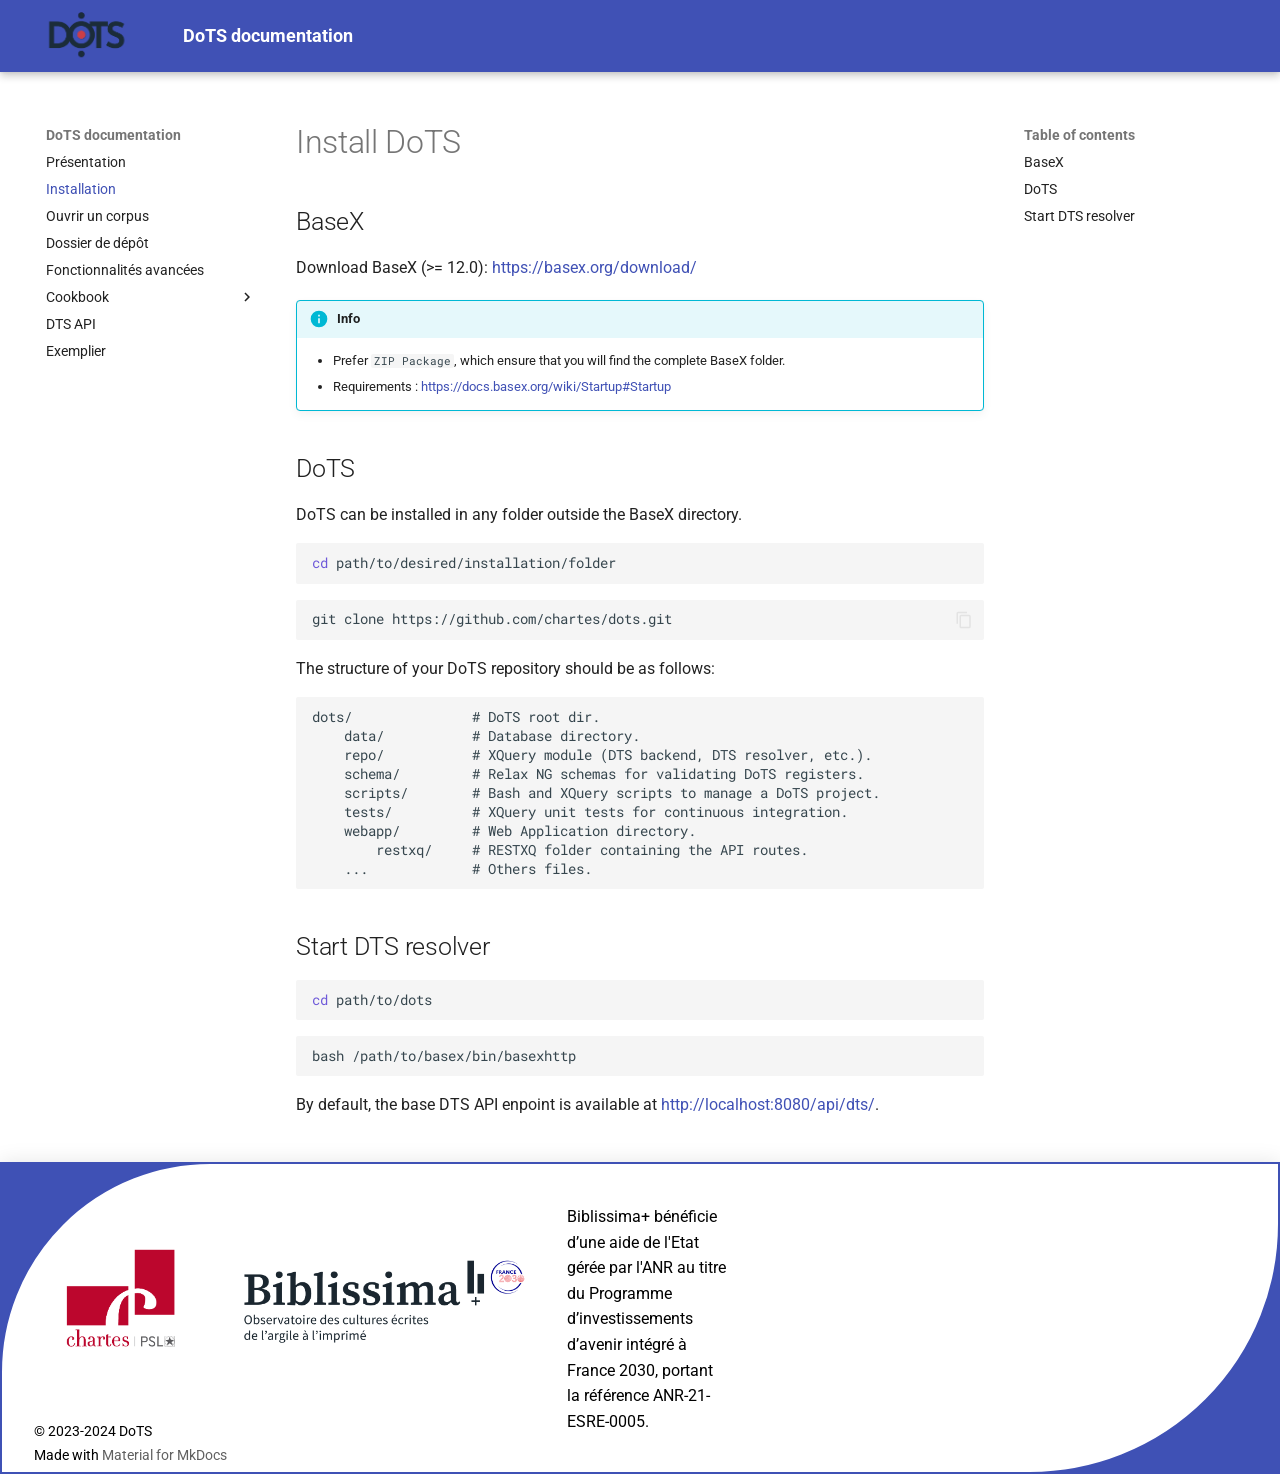
<file: installation/index.html>
<!doctype html>
<html lang="en" class="no-js">
  <head>
    
      <meta charset="utf-8">
      <meta name="viewport" content="width=device-width,initial-scale=1">
      
      
      
        <link rel="canonical" href="https://dots-documentation.github.io/installation/">
      
      
        <link rel="prev" href="..">
      
      
        <link rel="next" href="../publishing-workflow/">
      
      
      <link rel="icon" href="../assets/favicon-dots-circle.drawio.png">
      <meta name="generator" content="mkdocs-1.5.3, mkdocs-material-9.5.8">
    
    
      
        <title>Installation - DoTS documentation</title>
      
    
    
      <link rel="stylesheet" href="../assets/stylesheets/main.f2e4d321.min.css">
      
      


    
    
      
    
    
      
        
        
        <link rel="preconnect" href="https://fonts.gstatic.com" crossorigin>
        <link rel="stylesheet" href="https://fonts.googleapis.com/css?family=Roboto:300,300i,400,400i,700,700i%7CRoboto+Mono:400,400i,700,700i&display=fallback">
        <style>:root{--md-text-font:"Roboto";--md-code-font:"Roboto Mono"}</style>
      
    
    
      <link rel="stylesheet" href="../css/custom.css">
    
      <link rel="stylesheet" href="../css/stackoverflow-light.min.css">
    
    <script>__md_scope=new URL("..",location),__md_hash=e=>[...e].reduce((e,_)=>(e<<5)-e+_.charCodeAt(0),0),__md_get=(e,_=localStorage,t=__md_scope)=>JSON.parse(_.getItem(t.pathname+"."+e)),__md_set=(e,_,t=localStorage,a=__md_scope)=>{try{t.setItem(a.pathname+"."+e,JSON.stringify(_))}catch(e){}}</script>
    
      

    
    
    
  </head>
  
  
    <body dir="ltr">
  
    
    <input class="md-toggle" data-md-toggle="drawer" type="checkbox" id="__drawer" autocomplete="off">
    <input class="md-toggle" data-md-toggle="search" type="checkbox" id="__search" autocomplete="off">
    <label class="md-overlay" for="__drawer"></label>
    <div data-md-component="skip">
      
        
        <a href="#install-dots" class="md-skip">
          Skip to content
        </a>
      
    </div>
    <div data-md-component="announce">
      
    </div>
    
    
      

  

<header class="md-header md-header--shadow" data-md-component="header">
  <nav class="md-header__inner md-grid" aria-label="Header">
    <a href=".." title="DoTS documentation" class="md-header__button md-logo" aria-label="DoTS documentation" data-md-component="logo">
      
  <img src="../assets/dots-logo-retro.drawio.png" alt="logo">

    </a>
    <label class="md-header__button md-icon" for="__drawer">
      
      <svg xmlns="http://www.w3.org/2000/svg" viewBox="0 0 24 24"><path d="M3 6h18v2H3V6m0 5h18v2H3v-2m0 5h18v2H3v-2Z"/></svg>
    </label>
    <div class="md-header__title" data-md-component="header-title">
      <div class="md-header__ellipsis">
        <div class="md-header__topic">
          <span class="md-ellipsis">
            DoTS documentation
          </span>
        </div>
        <div class="md-header__topic" data-md-component="header-topic">
          <span class="md-ellipsis">
            
              Installation
            
          </span>
        </div>
      </div>
    </div>
    
    
      <script>var media,input,key,value,palette=__md_get("__palette");if(palette&&palette.color){"(prefers-color-scheme)"===palette.color.media&&(media=matchMedia("(prefers-color-scheme: light)"),input=document.querySelector(media.matches?"[data-md-color-media='(prefers-color-scheme: light)']":"[data-md-color-media='(prefers-color-scheme: dark)']"),palette.color.media=input.getAttribute("data-md-color-media"),palette.color.scheme=input.getAttribute("data-md-color-scheme"),palette.color.primary=input.getAttribute("data-md-color-primary"),palette.color.accent=input.getAttribute("data-md-color-accent"));for([key,value]of Object.entries(palette.color))document.body.setAttribute("data-md-color-"+key,value)}</script>
    
    
    
    
  </nav>
  
</header>
    
    <div class="md-container" data-md-component="container">
      
      
        
          
        
      
      <main class="md-main" data-md-component="main">
        <div class="md-main__inner md-grid">
          
            
              
              <div class="md-sidebar md-sidebar--primary" data-md-component="sidebar" data-md-type="navigation" >
                <div class="md-sidebar__scrollwrap">
                  <div class="md-sidebar__inner">
                    



<nav class="md-nav md-nav--primary" aria-label="Navigation" data-md-level="0">
  <label class="md-nav__title" for="__drawer">
    <a href=".." title="DoTS documentation" class="md-nav__button md-logo" aria-label="DoTS documentation" data-md-component="logo">
      
  <img src="../assets/dots-logo-retro.drawio.png" alt="logo">

    </a>
    DoTS documentation
  </label>
  
  <ul class="md-nav__list" data-md-scrollfix>
    
      
      
  
  
  
  
    <li class="md-nav__item">
      <a href=".." class="md-nav__link">
        
  
  <span class="md-ellipsis">
    Présentation
  </span>
  

      </a>
    </li>
  

    
      
      
  
  
    
  
  
  
    <li class="md-nav__item md-nav__item--active">
      
      <input class="md-nav__toggle md-toggle" type="checkbox" id="__toc">
      
      
        
      
      
        <label class="md-nav__link md-nav__link--active" for="__toc">
          
  
  <span class="md-ellipsis">
    Installation
  </span>
  

          <span class="md-nav__icon md-icon"></span>
        </label>
      
      <a href="./" class="md-nav__link md-nav__link--active">
        
  
  <span class="md-ellipsis">
    Installation
  </span>
  

      </a>
      
        

<nav class="md-nav md-nav--secondary" aria-label="Table of contents">
  
  
  
    
  
  
    <label class="md-nav__title" for="__toc">
      <span class="md-nav__icon md-icon"></span>
      Table of contents
    </label>
    <ul class="md-nav__list" data-md-component="toc" data-md-scrollfix>
      
        <li class="md-nav__item">
  <a href="#basex" class="md-nav__link">
    <span class="md-ellipsis">
      BaseX
    </span>
  </a>
  
</li>
      
        <li class="md-nav__item">
  <a href="#dots" class="md-nav__link">
    <span class="md-ellipsis">
      DoTS
    </span>
  </a>
  
</li>
      
        <li class="md-nav__item">
  <a href="#start-dts-resolver" class="md-nav__link">
    <span class="md-ellipsis">
      Start DTS resolver
    </span>
  </a>
  
</li>
      
    </ul>
  
</nav>
      
    </li>
  

    
      
      
  
  
  
  
    <li class="md-nav__item">
      <a href="../publishing-workflow/" class="md-nav__link">
        
  
  <span class="md-ellipsis">
    Ouvrir un corpus
  </span>
  

      </a>
    </li>
  

    
      
      
  
  
  
  
    <li class="md-nav__item">
      <a href="../dots-project-folder/" class="md-nav__link">
        
  
  <span class="md-ellipsis">
    Dossier de dépôt
  </span>
  

      </a>
    </li>
  

    
      
      
  
  
  
  
    <li class="md-nav__item">
      <a href="../advanced-rendering/" class="md-nav__link">
        
  
  <span class="md-ellipsis">
    Fonctionnalités avancées
  </span>
  

      </a>
    </li>
  

    
      
      
  
  
  
  
    
    
      
        
          
        
      
        
      
        
      
    
    
    
    
    <li class="md-nav__item md-nav__item--nested">
      
        
        
        
        <input class="md-nav__toggle md-toggle " type="checkbox" id="__nav_6" >
        
          
          
          <div class="md-nav__link md-nav__container">
            <a href="../cookbook/" class="md-nav__link ">
              
  
  <span class="md-ellipsis">
    Cookbook
  </span>
  

            </a>
            
              
              <label class="md-nav__link " for="__nav_6" id="__nav_6_label" tabindex="0">
                <span class="md-nav__icon md-icon"></span>
              </label>
            
          </div>
        
        <nav class="md-nav" data-md-level="1" aria-labelledby="__nav_6_label" aria-expanded="false">
          <label class="md-nav__title" for="__nav_6">
            <span class="md-nav__icon md-icon"></span>
            Cookbook
          </label>
          <ul class="md-nav__list" data-md-scrollfix>
            
              
            
              
                
  
  
  
  
    <li class="md-nav__item">
      <a href="../cookbook/periodical/" class="md-nav__link">
        
  
  <span class="md-ellipsis">
    Périodiques
  </span>
  

      </a>
    </li>
  

              
            
              
                
  
  
  
  
    <li class="md-nav__item">
      <a href="../cookbook/theater/" class="md-nav__link">
        
  
  <span class="md-ellipsis">
    Théâtre
  </span>
  

      </a>
    </li>
  

              
            
          </ul>
        </nav>
      
    </li>
  

    
      
      
  
  
  
  
    <li class="md-nav__item">
      <a href="../api/" class="md-nav__link">
        
  
  <span class="md-ellipsis">
    DTS API
  </span>
  

      </a>
    </li>
  

    
      
      
  
  
  
  
    <li class="md-nav__item">
      <a href="../dts-requests-overview/" class="md-nav__link">
        
  
  <span class="md-ellipsis">
    Exemplier
  </span>
  

      </a>
    </li>
  

    
  </ul>
</nav>
                  </div>
                </div>
              </div>
            
            
              
              <div class="md-sidebar md-sidebar--secondary" data-md-component="sidebar" data-md-type="toc" >
                <div class="md-sidebar__scrollwrap">
                  <div class="md-sidebar__inner">
                    

<nav class="md-nav md-nav--secondary" aria-label="Table of contents">
  
  
  
    
  
  
    <label class="md-nav__title" for="__toc">
      <span class="md-nav__icon md-icon"></span>
      Table of contents
    </label>
    <ul class="md-nav__list" data-md-component="toc" data-md-scrollfix>
      
        <li class="md-nav__item">
  <a href="#basex" class="md-nav__link">
    <span class="md-ellipsis">
      BaseX
    </span>
  </a>
  
</li>
      
        <li class="md-nav__item">
  <a href="#dots" class="md-nav__link">
    <span class="md-ellipsis">
      DoTS
    </span>
  </a>
  
</li>
      
        <li class="md-nav__item">
  <a href="#start-dts-resolver" class="md-nav__link">
    <span class="md-ellipsis">
      Start DTS resolver
    </span>
  </a>
  
</li>
      
    </ul>
  
</nav>
                  </div>
                </div>
              </div>
            
          
          
            <div class="md-content" data-md-component="content">
              <article class="md-content__inner md-typeset">
                
                  


<h1 id="install-dots">Install DoTS</h1>
<h2 id="basex">BaseX</h2>
<p>Download BaseX (&gt;= 12.0): <a href="https://basex.org/download/" target="_blank">https://basex.org/download/</a></p>
<div class="admonition info">
<p class="admonition-title">Info</p>
<ul>
<li>Prefer <code>ZIP Package</code>, which ensure that you will find the complete BaseX folder.</li>
<li>Requirements : <a href="https://docs.basex.org/wiki/Startup#Startup" target="_blank">https://docs.basex.org/wiki/Startup#Startup</a></li>
</ul>
</div>
<h2 id="dots">DoTS</h2>
<p>DoTS can be installed in any folder outside the BaseX directory.</p>
<div class="language-Bash highlight"><pre><span></span><code><span id="__span-0-1"><a id="__codelineno-0-1" name="__codelineno-0-1" href="#__codelineno-0-1"></a><span class="nb">cd</span><span class="w"> </span>path/to/desired/installation/folder
</span></code></pre></div>
<div class="language-Bash copy highlight"><pre><span></span><code><span id="__span-1-1"><a id="__codelineno-1-1" name="__codelineno-1-1" href="#__codelineno-1-1"></a>git<span class="w"> </span>clone<span class="w"> </span>https://github.com/chartes/dots.git
</span></code></pre></div>
<p>The structure of your DoTS repository should be as follows:</p>
<div class="language-text highlight"><pre><span></span><code>dots/               # DoTS root dir.
    data/           # Database directory.
    repo/           # XQuery module (DTS backend, DTS resolver, etc.).
    schema/         # Relax NG schemas for validating DoTS registers.
    scripts/        # Bash and XQuery scripts to manage a DoTS project.
    tests/          # XQuery unit tests for continuous integration.
    webapp/         # Web Application directory.
        restxq/     # RESTXQ folder containing the API routes.
    ...             # Others files.
</code></pre></div>
<h2 id="start-dts-resolver">Start DTS resolver</h2>
<div class="language-Bash highlight"><pre><span></span><code><span id="__span-2-1"><a id="__codelineno-2-1" name="__codelineno-2-1" href="#__codelineno-2-1"></a><span class="nb">cd</span><span class="w"> </span>path/to/dots
</span></code></pre></div>
<div class="language-Bash highlight"><pre><span></span><code><span id="__span-3-1"><a id="__codelineno-3-1" name="__codelineno-3-1" href="#__codelineno-3-1"></a>bash<span class="w"> </span>/path/to/basex/bin/basexhttp
</span></code></pre></div>
<p>By default, the base DTS API enpoint is available at <a href="http://localhost:8080/api/dts/" target="_blank">http://localhost:8080/api/dts/</a>.</p>












                
              </article>
            </div>
          
          
<script>var target=document.getElementById(location.hash.slice(1));target&&target.name&&(target.checked=target.name.startsWith("__tabbed_"))</script>
        </div>
        
      </main>
      
        
<footer class="md-footer">
    <div class="md-footer-meta md-typeset">
        <div class="md-footer-meta__inner md-grid">
            <div class="footer-container">
                <div class="logo-footer-container">
                    <a href="https://www.chartes.psl.eu/" target="blank"><img src="../assets/logo-chartes.png"
                                                                              class="footer-logo-enc"/></a>
                    <a href="https://projet.biblissima.fr/fr" target="blank"><img src="../assets/biblissima-logo.png"
                                                                                  class="footer-logo-biblissima"/></a>
                    <p class="footer-logo-enc">Biblissima+ bénéficie d’une aide de l'Etat gérée par l'ANR au titre du Programme d’investissements d’avenir intégré à France 2030, portant la référence ANR-21-ESRE-0005.</p>
                </div>
                <div class="md-footer-copyright">
                    
                    <div class="md-footer-copyright__highlight">
                        © 2023-2024 DoTS
                    </div>
                    
                    <span class="label-mkdocs-container">Made with <a href="https://squidfunk.github.io/mkdocs-material/" target="_blank">Material for MkDocs</a></span>
                </div>
            </div>
        </div>
    </div>
</footer>
      
    </div>
    <div class="md-dialog" data-md-component="dialog">
      <div class="md-dialog__inner md-typeset"></div>
    </div>
    
    
    <script id="__config" type="application/json">{"base": "..", "features": ["navigation.indexes", "content.code.annotate"], "search": "../assets/javascripts/workers/search.b8dbb3d2.min.js", "translations": {"clipboard.copied": "Copied to clipboard", "clipboard.copy": "Copy to clipboard", "search.result.more.one": "1 more on this page", "search.result.more.other": "# more on this page", "search.result.none": "No matching documents", "search.result.one": "1 matching document", "search.result.other": "# matching documents", "search.result.placeholder": "Type to start searching", "search.result.term.missing": "Missing", "select.version": "Select version"}}</script>
    
    
      <script src="../assets/javascripts/bundle.8fd75fb4.min.js"></script>
      
        <script src="../js/custom.js"></script>
      
        <script src="../js/highlight.min.js"></script>
      
    
  </body>
</html>
</file>
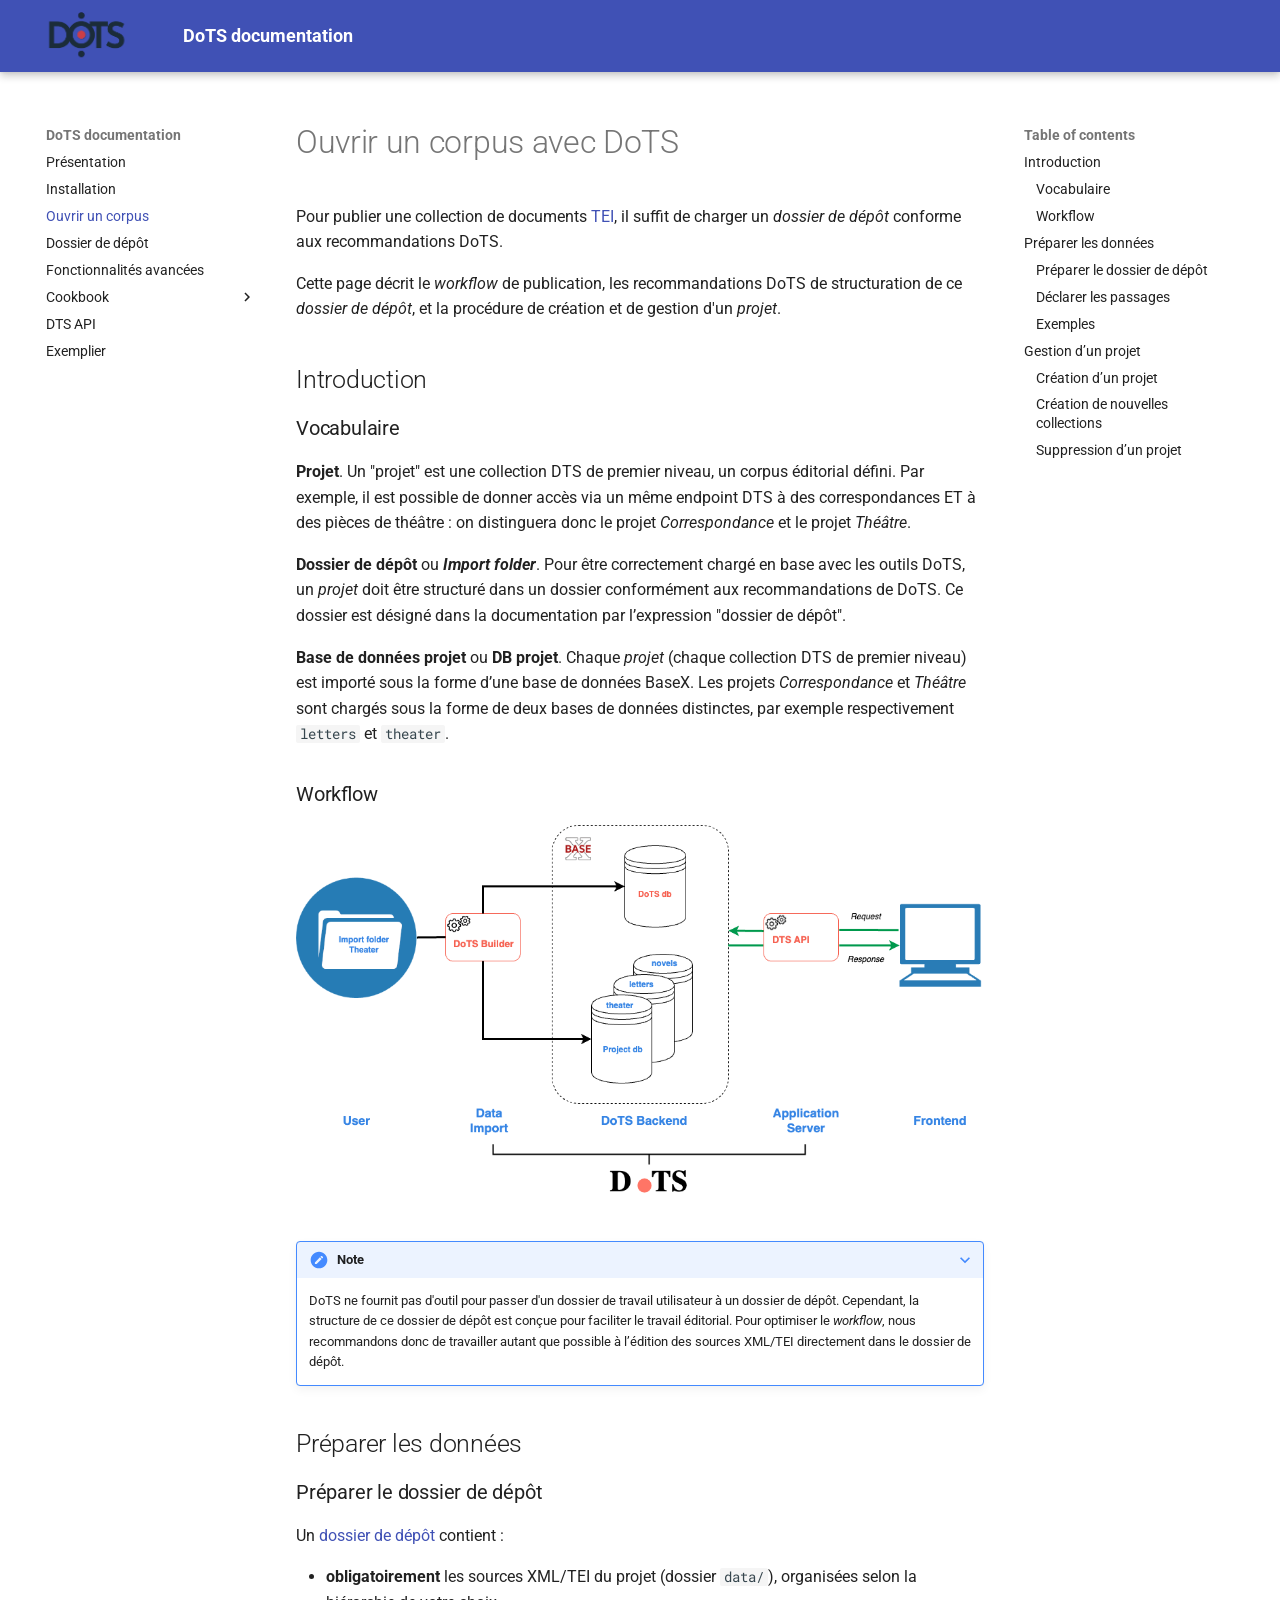
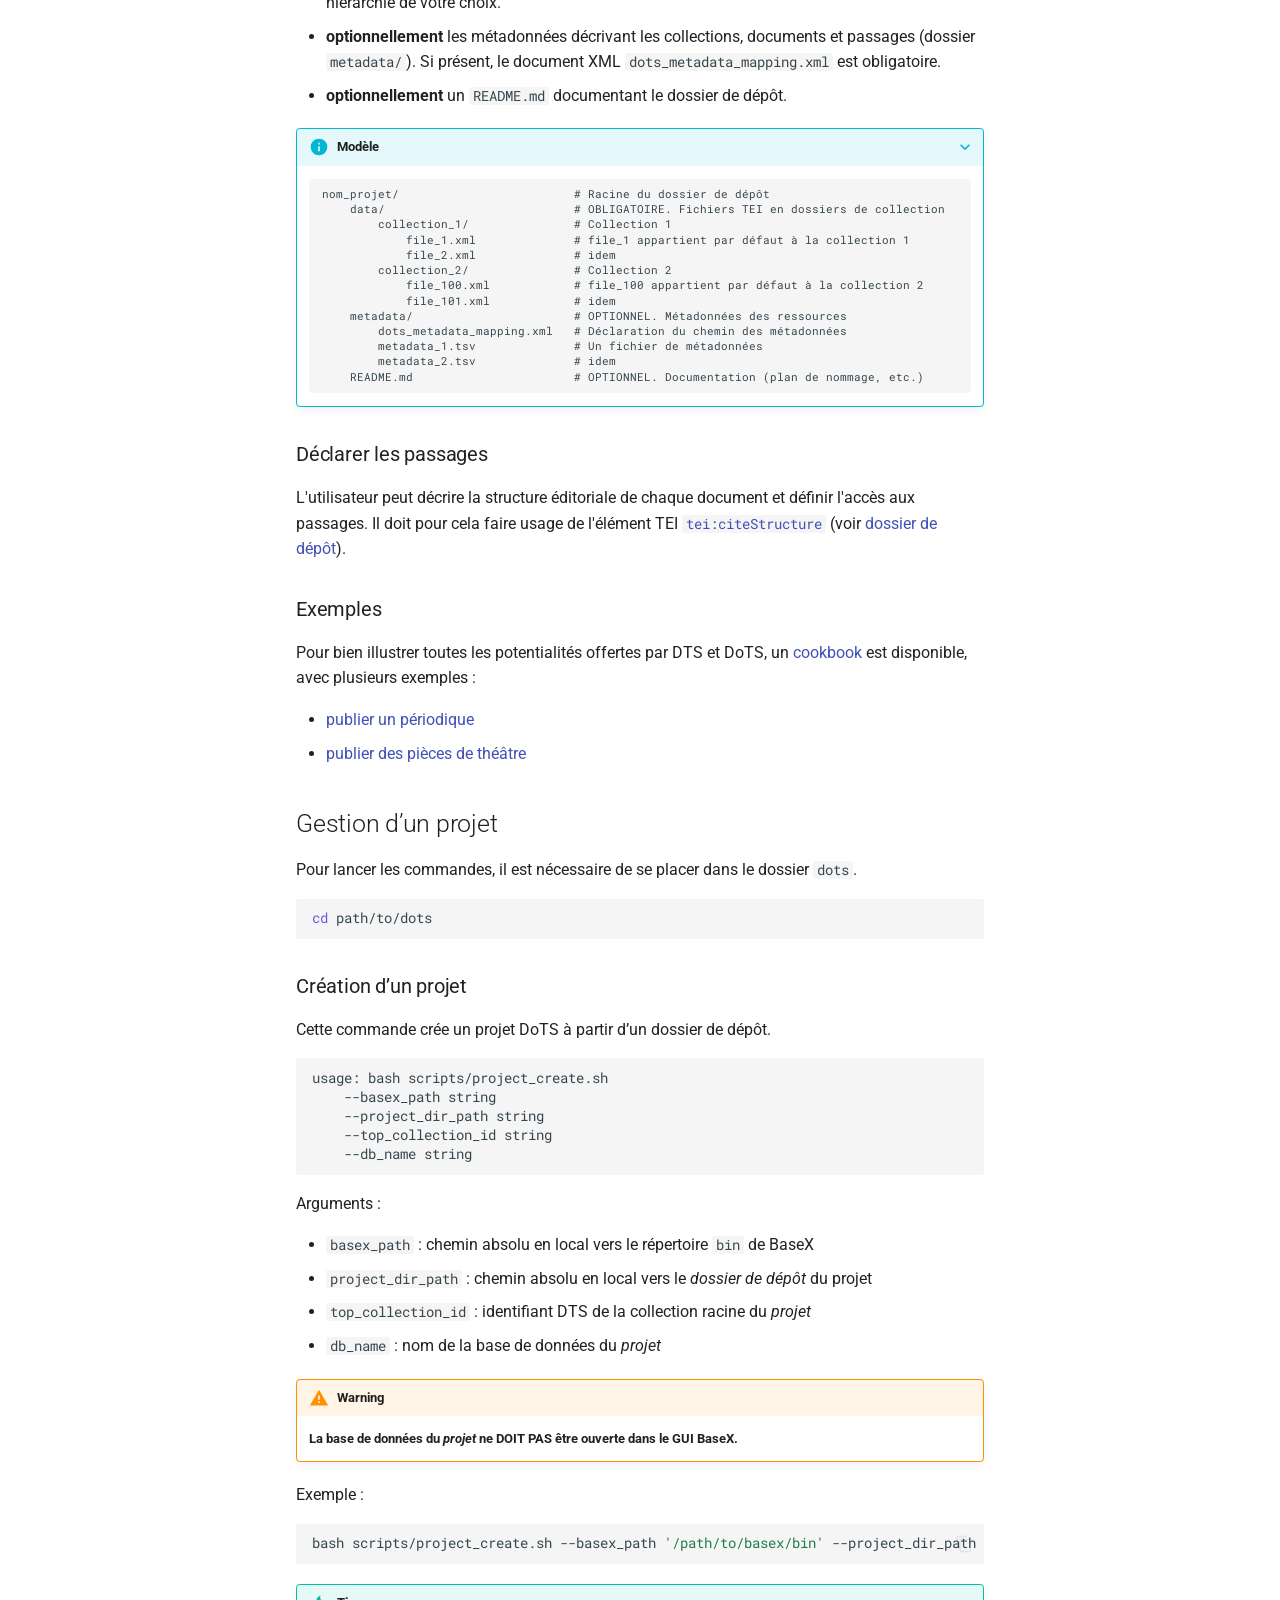
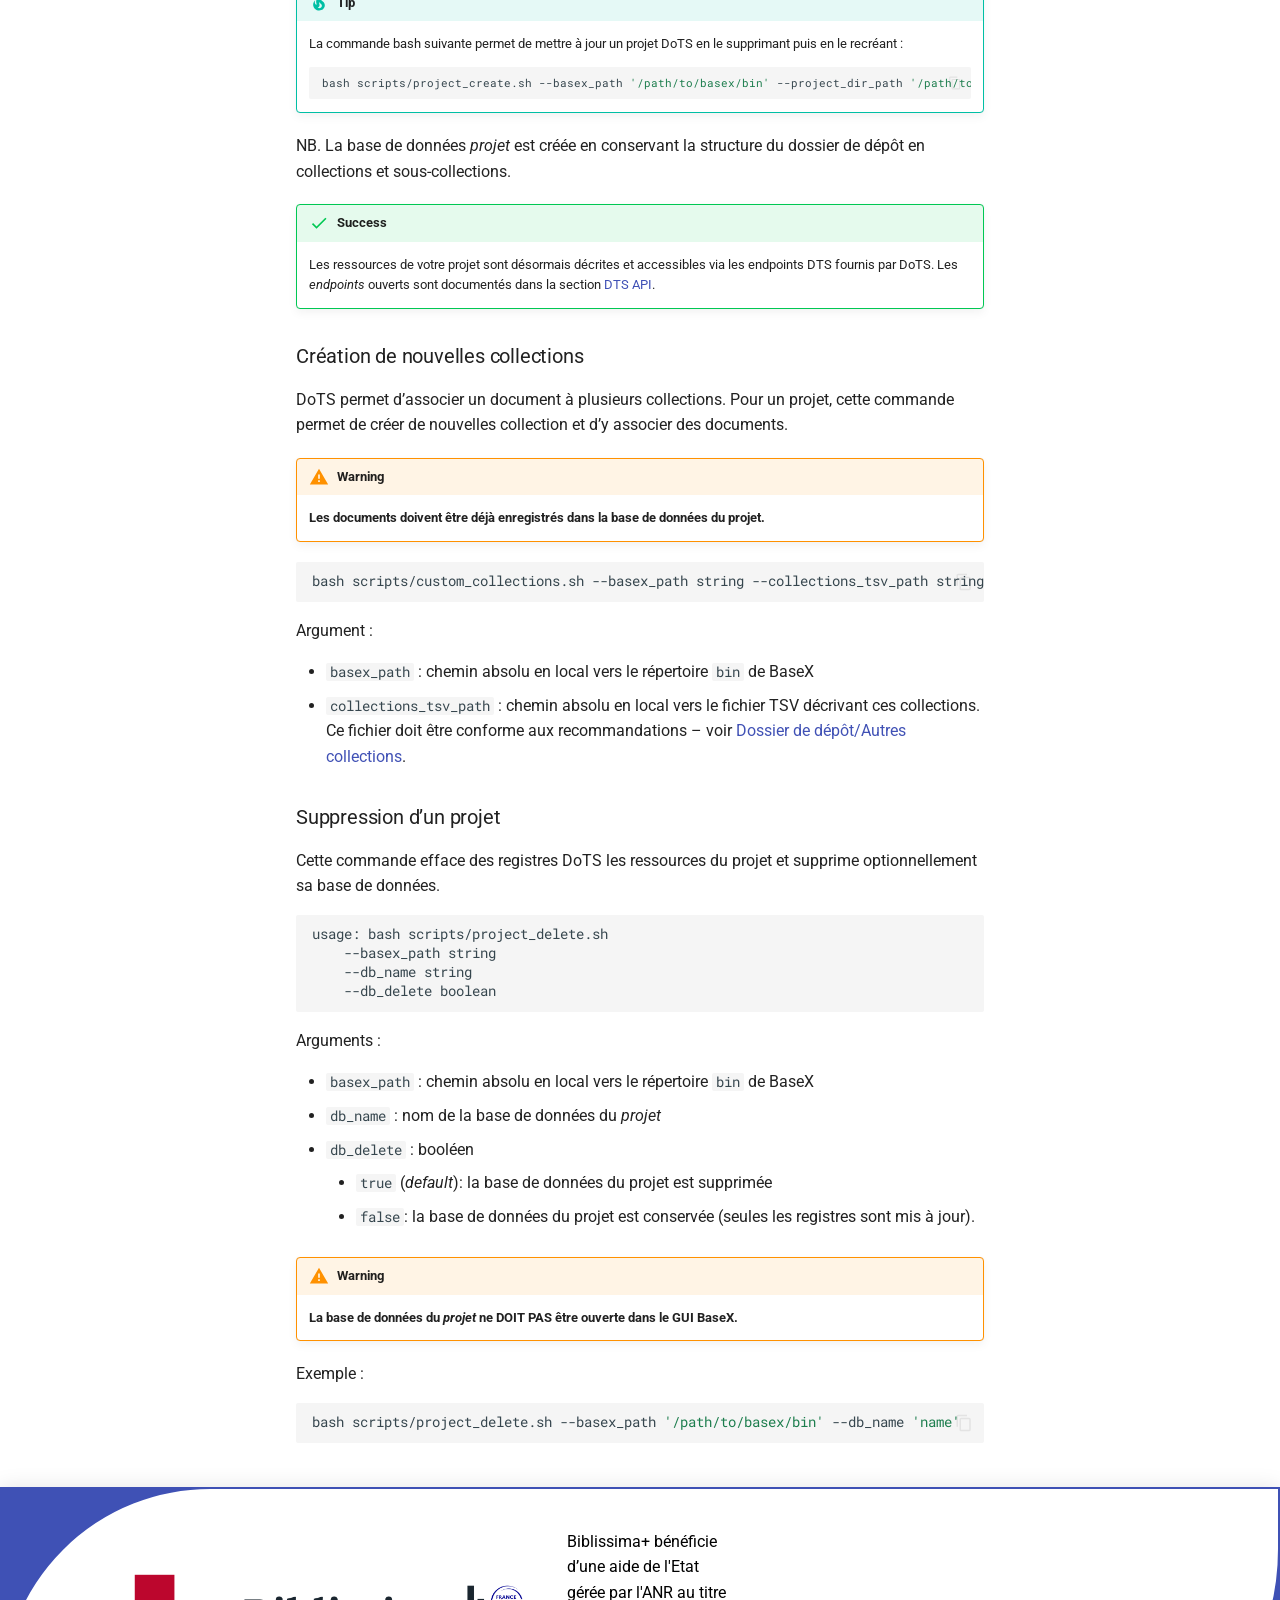
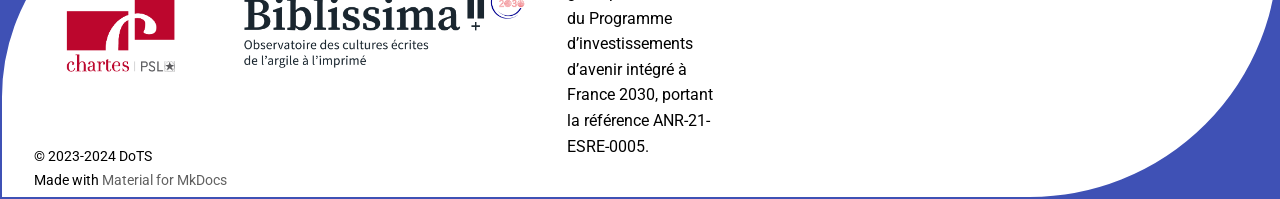
<file: publishing-workflow/index.html>
<!doctype html>
<html lang="en" class="no-js">
  <head>
    
      <meta charset="utf-8">
      <meta name="viewport" content="width=device-width,initial-scale=1">
      
      
      
        <link rel="canonical" href="https://dots-documentation.github.io/publishing-workflow/">
      
      
        <link rel="prev" href="../installation/">
      
      
        <link rel="next" href="../dots-project-folder/">
      
      
      <link rel="icon" href="../assets/favicon-dots-circle.drawio.png">
      <meta name="generator" content="mkdocs-1.5.3, mkdocs-material-9.5.8">
    
    
      
        <title>Ouvrir un corpus - DoTS documentation</title>
      
    
    
      <link rel="stylesheet" href="../assets/stylesheets/main.f2e4d321.min.css">
      
      


    
    
      
    
    
      
        
        
        <link rel="preconnect" href="https://fonts.gstatic.com" crossorigin>
        <link rel="stylesheet" href="https://fonts.googleapis.com/css?family=Roboto:300,300i,400,400i,700,700i%7CRoboto+Mono:400,400i,700,700i&display=fallback">
        <style>:root{--md-text-font:"Roboto";--md-code-font:"Roboto Mono"}</style>
      
    
    
      <link rel="stylesheet" href="../css/custom.css">
    
      <link rel="stylesheet" href="../css/stackoverflow-light.min.css">
    
    <script>__md_scope=new URL("..",location),__md_hash=e=>[...e].reduce((e,_)=>(e<<5)-e+_.charCodeAt(0),0),__md_get=(e,_=localStorage,t=__md_scope)=>JSON.parse(_.getItem(t.pathname+"."+e)),__md_set=(e,_,t=localStorage,a=__md_scope)=>{try{t.setItem(a.pathname+"."+e,JSON.stringify(_))}catch(e){}}</script>
    
      

    
    
    
  </head>
  
  
    <body dir="ltr">
  
    
    <input class="md-toggle" data-md-toggle="drawer" type="checkbox" id="__drawer" autocomplete="off">
    <input class="md-toggle" data-md-toggle="search" type="checkbox" id="__search" autocomplete="off">
    <label class="md-overlay" for="__drawer"></label>
    <div data-md-component="skip">
      
        
        <a href="#ouvrir-un-corpus-avec-dots" class="md-skip">
          Skip to content
        </a>
      
    </div>
    <div data-md-component="announce">
      
    </div>
    
    
      

  

<header class="md-header md-header--shadow" data-md-component="header">
  <nav class="md-header__inner md-grid" aria-label="Header">
    <a href=".." title="DoTS documentation" class="md-header__button md-logo" aria-label="DoTS documentation" data-md-component="logo">
      
  <img src="../assets/dots-logo-retro.drawio.png" alt="logo">

    </a>
    <label class="md-header__button md-icon" for="__drawer">
      
      <svg xmlns="http://www.w3.org/2000/svg" viewBox="0 0 24 24"><path d="M3 6h18v2H3V6m0 5h18v2H3v-2m0 5h18v2H3v-2Z"/></svg>
    </label>
    <div class="md-header__title" data-md-component="header-title">
      <div class="md-header__ellipsis">
        <div class="md-header__topic">
          <span class="md-ellipsis">
            DoTS documentation
          </span>
        </div>
        <div class="md-header__topic" data-md-component="header-topic">
          <span class="md-ellipsis">
            
              Ouvrir un corpus
            
          </span>
        </div>
      </div>
    </div>
    
    
      <script>var media,input,key,value,palette=__md_get("__palette");if(palette&&palette.color){"(prefers-color-scheme)"===palette.color.media&&(media=matchMedia("(prefers-color-scheme: light)"),input=document.querySelector(media.matches?"[data-md-color-media='(prefers-color-scheme: light)']":"[data-md-color-media='(prefers-color-scheme: dark)']"),palette.color.media=input.getAttribute("data-md-color-media"),palette.color.scheme=input.getAttribute("data-md-color-scheme"),palette.color.primary=input.getAttribute("data-md-color-primary"),palette.color.accent=input.getAttribute("data-md-color-accent"));for([key,value]of Object.entries(palette.color))document.body.setAttribute("data-md-color-"+key,value)}</script>
    
    
    
    
  </nav>
  
</header>
    
    <div class="md-container" data-md-component="container">
      
      
        
          
        
      
      <main class="md-main" data-md-component="main">
        <div class="md-main__inner md-grid">
          
            
              
              <div class="md-sidebar md-sidebar--primary" data-md-component="sidebar" data-md-type="navigation" >
                <div class="md-sidebar__scrollwrap">
                  <div class="md-sidebar__inner">
                    



<nav class="md-nav md-nav--primary" aria-label="Navigation" data-md-level="0">
  <label class="md-nav__title" for="__drawer">
    <a href=".." title="DoTS documentation" class="md-nav__button md-logo" aria-label="DoTS documentation" data-md-component="logo">
      
  <img src="../assets/dots-logo-retro.drawio.png" alt="logo">

    </a>
    DoTS documentation
  </label>
  
  <ul class="md-nav__list" data-md-scrollfix>
    
      
      
  
  
  
  
    <li class="md-nav__item">
      <a href=".." class="md-nav__link">
        
  
  <span class="md-ellipsis">
    Présentation
  </span>
  

      </a>
    </li>
  

    
      
      
  
  
  
  
    <li class="md-nav__item">
      <a href="../installation/" class="md-nav__link">
        
  
  <span class="md-ellipsis">
    Installation
  </span>
  

      </a>
    </li>
  

    
      
      
  
  
    
  
  
  
    <li class="md-nav__item md-nav__item--active">
      
      <input class="md-nav__toggle md-toggle" type="checkbox" id="__toc">
      
      
        
      
      
        <label class="md-nav__link md-nav__link--active" for="__toc">
          
  
  <span class="md-ellipsis">
    Ouvrir un corpus
  </span>
  

          <span class="md-nav__icon md-icon"></span>
        </label>
      
      <a href="./" class="md-nav__link md-nav__link--active">
        
  
  <span class="md-ellipsis">
    Ouvrir un corpus
  </span>
  

      </a>
      
        

<nav class="md-nav md-nav--secondary" aria-label="Table of contents">
  
  
  
    
  
  
    <label class="md-nav__title" for="__toc">
      <span class="md-nav__icon md-icon"></span>
      Table of contents
    </label>
    <ul class="md-nav__list" data-md-component="toc" data-md-scrollfix>
      
        <li class="md-nav__item">
  <a href="#introduction" class="md-nav__link">
    <span class="md-ellipsis">
      Introduction
    </span>
  </a>
  
    <nav class="md-nav" aria-label="Introduction">
      <ul class="md-nav__list">
        
          <li class="md-nav__item">
  <a href="#vocabulaire" class="md-nav__link">
    <span class="md-ellipsis">
      Vocabulaire
    </span>
  </a>
  
</li>
        
          <li class="md-nav__item">
  <a href="#workflow" class="md-nav__link">
    <span class="md-ellipsis">
      Workflow
    </span>
  </a>
  
</li>
        
      </ul>
    </nav>
  
</li>
      
        <li class="md-nav__item">
  <a href="#preparer-les-donnees" class="md-nav__link">
    <span class="md-ellipsis">
      Préparer les données
    </span>
  </a>
  
    <nav class="md-nav" aria-label="Préparer les données">
      <ul class="md-nav__list">
        
          <li class="md-nav__item">
  <a href="#preparer-le-dossier-de-depot" class="md-nav__link">
    <span class="md-ellipsis">
      Préparer le dossier de dépôt
    </span>
  </a>
  
</li>
        
          <li class="md-nav__item">
  <a href="#declarer-les-passages" class="md-nav__link">
    <span class="md-ellipsis">
      Déclarer les passages
    </span>
  </a>
  
</li>
        
          <li class="md-nav__item">
  <a href="#exemples" class="md-nav__link">
    <span class="md-ellipsis">
      Exemples
    </span>
  </a>
  
</li>
        
      </ul>
    </nav>
  
</li>
      
        <li class="md-nav__item">
  <a href="#gestion-dun-projet" class="md-nav__link">
    <span class="md-ellipsis">
      Gestion d’un projet
    </span>
  </a>
  
    <nav class="md-nav" aria-label="Gestion d’un projet">
      <ul class="md-nav__list">
        
          <li class="md-nav__item">
  <a href="#creation-dun-projet" class="md-nav__link">
    <span class="md-ellipsis">
      Création d’un projet
    </span>
  </a>
  
</li>
        
          <li class="md-nav__item">
  <a href="#creation-de-nouvelles-collections" class="md-nav__link">
    <span class="md-ellipsis">
      Création de nouvelles collections
    </span>
  </a>
  
</li>
        
          <li class="md-nav__item">
  <a href="#suppression-dun-projet" class="md-nav__link">
    <span class="md-ellipsis">
      Suppression d’un projet
    </span>
  </a>
  
</li>
        
      </ul>
    </nav>
  
</li>
      
    </ul>
  
</nav>
      
    </li>
  

    
      
      
  
  
  
  
    <li class="md-nav__item">
      <a href="../dots-project-folder/" class="md-nav__link">
        
  
  <span class="md-ellipsis">
    Dossier de dépôt
  </span>
  

      </a>
    </li>
  

    
      
      
  
  
  
  
    <li class="md-nav__item">
      <a href="../advanced-rendering/" class="md-nav__link">
        
  
  <span class="md-ellipsis">
    Fonctionnalités avancées
  </span>
  

      </a>
    </li>
  

    
      
      
  
  
  
  
    
    
      
        
          
        
      
        
      
        
      
    
    
    
    
    <li class="md-nav__item md-nav__item--nested">
      
        
        
        
        <input class="md-nav__toggle md-toggle " type="checkbox" id="__nav_6" >
        
          
          
          <div class="md-nav__link md-nav__container">
            <a href="../cookbook/" class="md-nav__link ">
              
  
  <span class="md-ellipsis">
    Cookbook
  </span>
  

            </a>
            
              
              <label class="md-nav__link " for="__nav_6" id="__nav_6_label" tabindex="0">
                <span class="md-nav__icon md-icon"></span>
              </label>
            
          </div>
        
        <nav class="md-nav" data-md-level="1" aria-labelledby="__nav_6_label" aria-expanded="false">
          <label class="md-nav__title" for="__nav_6">
            <span class="md-nav__icon md-icon"></span>
            Cookbook
          </label>
          <ul class="md-nav__list" data-md-scrollfix>
            
              
            
              
                
  
  
  
  
    <li class="md-nav__item">
      <a href="../cookbook/periodical/" class="md-nav__link">
        
  
  <span class="md-ellipsis">
    Périodiques
  </span>
  

      </a>
    </li>
  

              
            
              
                
  
  
  
  
    <li class="md-nav__item">
      <a href="../cookbook/theater/" class="md-nav__link">
        
  
  <span class="md-ellipsis">
    Théâtre
  </span>
  

      </a>
    </li>
  

              
            
          </ul>
        </nav>
      
    </li>
  

    
      
      
  
  
  
  
    <li class="md-nav__item">
      <a href="../api/" class="md-nav__link">
        
  
  <span class="md-ellipsis">
    DTS API
  </span>
  

      </a>
    </li>
  

    
      
      
  
  
  
  
    <li class="md-nav__item">
      <a href="../dts-requests-overview/" class="md-nav__link">
        
  
  <span class="md-ellipsis">
    Exemplier
  </span>
  

      </a>
    </li>
  

    
  </ul>
</nav>
                  </div>
                </div>
              </div>
            
            
              
              <div class="md-sidebar md-sidebar--secondary" data-md-component="sidebar" data-md-type="toc" >
                <div class="md-sidebar__scrollwrap">
                  <div class="md-sidebar__inner">
                    

<nav class="md-nav md-nav--secondary" aria-label="Table of contents">
  
  
  
    
  
  
    <label class="md-nav__title" for="__toc">
      <span class="md-nav__icon md-icon"></span>
      Table of contents
    </label>
    <ul class="md-nav__list" data-md-component="toc" data-md-scrollfix>
      
        <li class="md-nav__item">
  <a href="#introduction" class="md-nav__link">
    <span class="md-ellipsis">
      Introduction
    </span>
  </a>
  
    <nav class="md-nav" aria-label="Introduction">
      <ul class="md-nav__list">
        
          <li class="md-nav__item">
  <a href="#vocabulaire" class="md-nav__link">
    <span class="md-ellipsis">
      Vocabulaire
    </span>
  </a>
  
</li>
        
          <li class="md-nav__item">
  <a href="#workflow" class="md-nav__link">
    <span class="md-ellipsis">
      Workflow
    </span>
  </a>
  
</li>
        
      </ul>
    </nav>
  
</li>
      
        <li class="md-nav__item">
  <a href="#preparer-les-donnees" class="md-nav__link">
    <span class="md-ellipsis">
      Préparer les données
    </span>
  </a>
  
    <nav class="md-nav" aria-label="Préparer les données">
      <ul class="md-nav__list">
        
          <li class="md-nav__item">
  <a href="#preparer-le-dossier-de-depot" class="md-nav__link">
    <span class="md-ellipsis">
      Préparer le dossier de dépôt
    </span>
  </a>
  
</li>
        
          <li class="md-nav__item">
  <a href="#declarer-les-passages" class="md-nav__link">
    <span class="md-ellipsis">
      Déclarer les passages
    </span>
  </a>
  
</li>
        
          <li class="md-nav__item">
  <a href="#exemples" class="md-nav__link">
    <span class="md-ellipsis">
      Exemples
    </span>
  </a>
  
</li>
        
      </ul>
    </nav>
  
</li>
      
        <li class="md-nav__item">
  <a href="#gestion-dun-projet" class="md-nav__link">
    <span class="md-ellipsis">
      Gestion d’un projet
    </span>
  </a>
  
    <nav class="md-nav" aria-label="Gestion d’un projet">
      <ul class="md-nav__list">
        
          <li class="md-nav__item">
  <a href="#creation-dun-projet" class="md-nav__link">
    <span class="md-ellipsis">
      Création d’un projet
    </span>
  </a>
  
</li>
        
          <li class="md-nav__item">
  <a href="#creation-de-nouvelles-collections" class="md-nav__link">
    <span class="md-ellipsis">
      Création de nouvelles collections
    </span>
  </a>
  
</li>
        
          <li class="md-nav__item">
  <a href="#suppression-dun-projet" class="md-nav__link">
    <span class="md-ellipsis">
      Suppression d’un projet
    </span>
  </a>
  
</li>
        
      </ul>
    </nav>
  
</li>
      
    </ul>
  
</nav>
                  </div>
                </div>
              </div>
            
          
          
            <div class="md-content" data-md-component="content">
              <article class="md-content__inner md-typeset">
                
                  


<h1 id="ouvrir-un-corpus-avec-dots">Ouvrir un corpus avec DoTS</h1>
<p>Pour publier une collection de documents <a href="https://www.tei-c.org/" target="_blank">TEI</a>, il suffit de charger un <em>dossier de dépôt</em> conforme aux recommandations DoTS.</p>
<p>Cette page décrit le <em>workflow</em> de publication, les recommandations DoTS de structuration de ce <em>dossier de dépôt</em>, et la procédure de création et de gestion d'un <em>projet</em>.</p>
<h2 id="introduction">Introduction</h2>
<h3 id="vocabulaire">Vocabulaire</h3>
<p><strong>Projet</strong>. Un "projet" est une collection DTS de premier niveau, un corpus éditorial défini. Par exemple, il est possible de donner accès via un même endpoint DTS à des correspondances ET à des pièces de théâtre : on distinguera donc le projet <em>Correspondance</em> et le projet <em>Théâtre</em>.</p>
<p><strong>Dossier de dépôt</strong> ou <strong><em>Import folder</em></strong>. Pour être correctement chargé en base avec les outils DoTS, un <em>projet</em> doit être structuré dans un dossier conformément aux recommandations de DoTS. Ce dossier est désigné dans la documentation par l’expression "dossier de dépôt".</p>
<p><strong>Base de données projet</strong> ou <strong>DB projet</strong>. Chaque <em>projet</em> (chaque collection DTS de premier niveau) est importé sous la forme d’une base de données BaseX. Les projets <em>Correspondance</em> et <em>Théâtre</em> sont chargés sous la forme de deux bases de données distinctes, par exemple respectivement <code>letters</code> et <code>theater</code>.</p>
<h3 id="workflow">Workflow</h3>
<p><img alt="Screenshot" src="../img/dots_workflow.png" /></p>
<details class="note" open="open">
<summary>Note</summary>
<p>DoTS ne fournit pas d'outil pour passer d'un dossier de travail utilisateur à un dossier de dépôt. Cependant, la structure de ce dossier de dépôt est conçue pour faciliter le travail éditorial. Pour optimiser le <em>workflow</em>, nous recommandons donc de travailler autant que possible à l’édition des sources XML/TEI directement dans le dossier de dépôt.</p>
</details>
<h2 id="preparer-les-donnees">Préparer les données</h2>
<h3 id="preparer-le-dossier-de-depot">Préparer le dossier de dépôt</h3>
<p>Un <a href="../dots-project-folder/">dossier de dépôt</a> contient :</p>
<ul>
<li><strong>obligatoirement</strong> les sources XML/TEI du projet (dossier <code>data/</code>), organisées selon la hiérarchie de votre choix.</li>
<li><strong>optionnellement</strong> les métadonnées décrivant les collections, documents et passages (dossier <code>metadata/</code>). Si présent, le document XML <code>dots_metadata_mapping.xml</code> est obligatoire.</li>
<li><strong>optionnellement</strong> un <code>README.md</code> documentant le dossier de dépôt.</li>
</ul>
<details class="info" open="open">
<summary>Modèle</summary>
<div class="language-text highlight"><pre><span></span><code><span id="__span-0-1"><a id="__codelineno-0-1" name="__codelineno-0-1" href="#__codelineno-0-1"></a>nom_projet/                         # Racine du dossier de dépôt
</span><span id="__span-0-2"><a id="__codelineno-0-2" name="__codelineno-0-2" href="#__codelineno-0-2"></a>    data/                           # OBLIGATOIRE. Fichiers TEI en dossiers de collection
</span><span id="__span-0-3"><a id="__codelineno-0-3" name="__codelineno-0-3" href="#__codelineno-0-3"></a>        collection_1/               # Collection 1
</span><span id="__span-0-4"><a id="__codelineno-0-4" name="__codelineno-0-4" href="#__codelineno-0-4"></a>            file_1.xml              # file_1 appartient par défaut à la collection 1
</span><span id="__span-0-5"><a id="__codelineno-0-5" name="__codelineno-0-5" href="#__codelineno-0-5"></a>            file_2.xml              # idem
</span><span id="__span-0-6"><a id="__codelineno-0-6" name="__codelineno-0-6" href="#__codelineno-0-6"></a>        collection_2/               # Collection 2
</span><span id="__span-0-7"><a id="__codelineno-0-7" name="__codelineno-0-7" href="#__codelineno-0-7"></a>            file_100.xml            # file_100 appartient par défaut à la collection 2
</span><span id="__span-0-8"><a id="__codelineno-0-8" name="__codelineno-0-8" href="#__codelineno-0-8"></a>            file_101.xml            # idem
</span><span id="__span-0-9"><a id="__codelineno-0-9" name="__codelineno-0-9" href="#__codelineno-0-9"></a>    metadata/                       # OPTIONNEL. Métadonnées des ressources
</span><span id="__span-0-10"><a id="__codelineno-0-10" name="__codelineno-0-10" href="#__codelineno-0-10"></a>        dots_metadata_mapping.xml   # Déclaration du chemin des métadonnées
</span><span id="__span-0-11"><a id="__codelineno-0-11" name="__codelineno-0-11" href="#__codelineno-0-11"></a>        metadata_1.tsv              # Un fichier de métadonnées
</span><span id="__span-0-12"><a id="__codelineno-0-12" name="__codelineno-0-12" href="#__codelineno-0-12"></a>        metadata_2.tsv              # idem
</span><span id="__span-0-13"><a id="__codelineno-0-13" name="__codelineno-0-13" href="#__codelineno-0-13"></a>    README.md                       # OPTIONNEL. Documentation (plan de nommage, etc.)
</span></code></pre></div>
</details>
<!--
- Racine du projet – `nom_projet/`. Le nom de ce dossier est libre. Au chargement en base, vous pourrez spécifier le nom de la base de données BaseX, et l’identifiant DTS attribué à la collection racine. Vous pourrez aussi lui attribuer un titre.

- Les documents XML/TEI – `data/`. Ce dossier est **obligatoire**. Il contient les sources XML/TEI de votre *<a>projet</a>* organisées selon la hiérarchie de votre choix. Cette hiérarchie représente les collections par défaut de votre *projet*. Par exemple, ici, les documents `file_1.xml` et `file_2.xml` appartiennent à la collection `collection_1`.

- Les métadonnées – `metadata/`. Ce dossier est **optionnel**. S'il est présent, il doit contenir *a minima* un document XML `dots_metadata_mapping.xml` qui permet de déclarer finement où se trouvent les métadonnées de collections et / ou de documents. 
-->

<h3 id="declarer-les-passages">Déclarer les passages</h3>
<p>L'utilisateur peut décrire la structure éditoriale de chaque document et définir l'accès aux passages. Il doit pour cela faire usage de l'élément TEI <a href="https://tei-c.org/release/doc/tei-p5-doc/en/html/ref-citeStructure.html" target="_blank"><code>tei:citeStructure</code></a> (voir <a href="../dots-project-folder/#passages">dossier de dépôt</a>).</p>
<h3 id="exemples">Exemples</h3>
<p>Pour bien illustrer toutes les potentialités offertes par DTS et DoTS, un <a href="../cookbook/">cookbook</a> est disponible, avec plusieurs exemples :</p>
<ul>
<li><a href="../cookbook/periodical/">publier un périodique</a></li>
<li><a href="../cookbook/theater/">publier des pièces de théâtre</a></li>
</ul>
<h2 id="gestion-dun-projet">Gestion d’un projet</h2>
<p>Pour lancer les commandes, il est nécessaire de se placer dans le dossier <code>dots</code>.</p>
<div class="language-bash highlight"><pre><span></span><code><span id="__span-1-1"><a id="__codelineno-1-1" name="__codelineno-1-1" href="#__codelineno-1-1"></a><span class="nb">cd</span><span class="w"> </span>path/to/dots
</span></code></pre></div>
<h3 id="creation-dun-projet">Création d’un projet</h3>
<p>Cette commande crée un projet DoTS à partir d’un dossier de dépôt.</p>
<div class="language-Bash highlight"><pre><span></span><code><span id="__span-2-1"><a id="__codelineno-2-1" name="__codelineno-2-1" href="#__codelineno-2-1"></a>usage:<span class="w"> </span>bash<span class="w"> </span>scripts/project_create.sh
</span><span id="__span-2-2"><a id="__codelineno-2-2" name="__codelineno-2-2" href="#__codelineno-2-2"></a><span class="w">    </span>--basex_path<span class="w"> </span>string
</span><span id="__span-2-3"><a id="__codelineno-2-3" name="__codelineno-2-3" href="#__codelineno-2-3"></a><span class="w">    </span>--project_dir_path<span class="w"> </span>string
</span><span id="__span-2-4"><a id="__codelineno-2-4" name="__codelineno-2-4" href="#__codelineno-2-4"></a><span class="w">    </span>--top_collection_id<span class="w"> </span>string
</span><span id="__span-2-5"><a id="__codelineno-2-5" name="__codelineno-2-5" href="#__codelineno-2-5"></a><span class="w">    </span>--db_name<span class="w"> </span>string<span class="w"> </span>
</span></code></pre></div>
<p>Arguments :</p>
<ul>
<li><code>basex_path</code> : chemin absolu en local vers le répertoire <code>bin</code> de BaseX</li>
<li><code>project_dir_path</code> : chemin absolu en local vers le <em>dossier de dépôt</em> du projet</li>
<li><code>top_collection_id</code> : identifiant DTS de la collection racine du <em>projet</em></li>
<li><code>db_name</code> : nom de la base de données du <em>projet</em></li>
</ul>
<div class="admonition warning">
<p class="admonition-title">Warning</p>
<p><strong>La base de données du <em>projet</em> ne DOIT PAS être ouverte dans le GUI BaseX.</strong></p>
</div>
<!-- [README.md](../README.md) -->

<p>Exemple : </p>
<div class="language-Bash copy highlight"><pre><span></span><code><span id="__span-3-1"><a id="__codelineno-3-1" name="__codelineno-3-1" href="#__codelineno-3-1"></a>bash<span class="w"> </span>scripts/project_create.sh<span class="w"> </span>--basex_path<span class="w"> </span><span class="s1">&#39;/path/to/basex/bin&#39;</span><span class="w"> </span>--project_dir_path<span class="w"> </span><span class="s1">&#39;/path/to/import/folder&#39;</span><span class="w"> </span>--top_collection_id<span class="w"> </span><span class="s1">&#39;id&#39;</span><span class="w"> </span>--db_name<span class="w"> </span><span class="s1">&#39;name&#39;</span>
</span></code></pre></div>
<div class="admonition tip">
<p class="admonition-title">Tip</p>
<p>La commande bash suivante permet de mettre à jour un projet DoTS en le supprimant puis en le recréant :
<div class="language-Bash copy highlight"><pre><span></span><code><span id="__span-4-1"><a id="__codelineno-4-1" name="__codelineno-4-1" href="#__codelineno-4-1"></a>bash<span class="w"> </span>scripts/project_create.sh<span class="w"> </span>--basex_path<span class="w"> </span><span class="s1">&#39;/path/to/basex/bin&#39;</span><span class="w"> </span>--project_dir_path<span class="w"> </span><span class="s1">&#39;/path/to/import/folder&#39;</span><span class="w"> </span>--top_collection_id<span class="w"> </span><span class="s1">&#39;id&#39;</span><span class="w"> </span>--db_name<span class="w"> </span><span class="s1">&#39;name&#39;</span><span class="w"> </span>--cleanOption<span class="w"> </span><span class="s1">&#39;true&#39;</span><span class="w"> </span>--delete<span class="w"> </span><span class="s1">&#39;true&#39;</span>
</span></code></pre></div></p>
</div>
<p>NB. La base de données <em>projet</em> est créée en conservant la structure du dossier de dépôt en collections et sous-collections. </p>
<div class="admonition success">
<p class="admonition-title">Success</p>
<p>Les ressources de votre projet sont désormais décrites et accessibles via les endpoints DTS fournis par DoTS. Les <em>endpoints</em> ouverts sont documentés dans la section <a href="../api/">DTS API</a>.</p>
</div>
<h3 id="creation-de-nouvelles-collections">Création de nouvelles collections</h3>
<p>DoTS permet d’associer un document à plusieurs collections. Pour un projet, cette commande permet de créer de nouvelles collection et d’y associer des documents.</p>
<div class="admonition warning">
<p class="admonition-title">Warning</p>
<p><strong>Les documents doivent être déjà enregistrés dans la base de données du projet.</strong></p>
</div>
<p><div class="language-Bash copy highlight"><pre><span></span><code><span id="__span-5-1"><a id="__codelineno-5-1" name="__codelineno-5-1" href="#__codelineno-5-1"></a>bash<span class="w"> </span>scripts/custom_collections.sh<span class="w"> </span>--basex_path<span class="w"> </span>string<span class="w"> </span>--collections_tsv_path<span class="w"> </span>string
</span></code></pre></div>
Argument :</p>
<ul>
<li><code>basex_path</code> : chemin absolu en local vers le répertoire <code>bin</code> de BaseX</li>
<li><code>collections_tsv_path</code> : chemin absolu en local vers le fichier TSV décrivant ces collections. Ce fichier doit être conforme aux recommandations – voir <a href="http://127.0.0.1:8000/dots-project-folder/#autres-collections">Dossier de dépôt/Autres collections</a>.</li>
</ul>
<h3 id="suppression-dun-projet">Suppression d’un projet</h3>
<p>Cette commande efface des registres DoTS les ressources du projet et supprime optionnellement sa base de données.</p>
<div class="language-Bash highlight"><pre><span></span><code><span id="__span-6-1"><a id="__codelineno-6-1" name="__codelineno-6-1" href="#__codelineno-6-1"></a>usage:<span class="w"> </span>bash<span class="w"> </span>scripts/project_delete.sh
</span><span id="__span-6-2"><a id="__codelineno-6-2" name="__codelineno-6-2" href="#__codelineno-6-2"></a><span class="w">    </span>--basex_path<span class="w"> </span>string
</span><span id="__span-6-3"><a id="__codelineno-6-3" name="__codelineno-6-3" href="#__codelineno-6-3"></a><span class="w">    </span>--db_name<span class="w"> </span>string<span class="w"> </span>
</span><span id="__span-6-4"><a id="__codelineno-6-4" name="__codelineno-6-4" href="#__codelineno-6-4"></a><span class="w">    </span>--db_delete<span class="w"> </span>boolean
</span></code></pre></div>
<p>Arguments :</p>
<ul>
<li><code>basex_path</code> : chemin absolu en local vers le répertoire <code>bin</code> de BaseX</li>
<li><code>db_name</code> : nom de la base de données du <em>projet</em></li>
<li><code>db_delete</code> : booléen<ul>
<li><code>true</code> (<em>default</em>): la base de données du projet est supprimée</li>
<li><code>false</code>: la base de données du projet est conservée (seules les registres sont mis à jour).</li>
</ul>
</li>
</ul>
<div class="admonition warning">
<p class="admonition-title">Warning</p>
<p><strong>La base de données du <em>projet</em> ne DOIT PAS être ouverte dans le GUI BaseX.</strong></p>
</div>
<p>Exemple :</p>
<div class="language-Bash copy highlight"><pre><span></span><code><span id="__span-7-1"><a id="__codelineno-7-1" name="__codelineno-7-1" href="#__codelineno-7-1"></a>bash<span class="w"> </span>scripts/project_delete.sh<span class="w"> </span>--basex_path<span class="w"> </span><span class="s1">&#39;/path/to/basex/bin&#39;</span><span class="w"> </span>--db_name<span class="w"> </span><span class="s1">&#39;name&#39;</span>
</span></code></pre></div>












                
              </article>
            </div>
          
          
<script>var target=document.getElementById(location.hash.slice(1));target&&target.name&&(target.checked=target.name.startsWith("__tabbed_"))</script>
        </div>
        
      </main>
      
        
<footer class="md-footer">
    <div class="md-footer-meta md-typeset">
        <div class="md-footer-meta__inner md-grid">
            <div class="footer-container">
                <div class="logo-footer-container">
                    <a href="https://www.chartes.psl.eu/" target="blank"><img src="../assets/logo-chartes.png"
                                                                              class="footer-logo-enc"/></a>
                    <a href="https://projet.biblissima.fr/fr" target="blank"><img src="../assets/biblissima-logo.png"
                                                                                  class="footer-logo-biblissima"/></a>
                    <p class="footer-logo-enc">Biblissima+ bénéficie d’une aide de l'Etat gérée par l'ANR au titre du Programme d’investissements d’avenir intégré à France 2030, portant la référence ANR-21-ESRE-0005.</p>
                </div>
                <div class="md-footer-copyright">
                    
                    <div class="md-footer-copyright__highlight">
                        © 2023-2024 DoTS
                    </div>
                    
                    <span class="label-mkdocs-container">Made with <a href="https://squidfunk.github.io/mkdocs-material/" target="_blank">Material for MkDocs</a></span>
                </div>
            </div>
        </div>
    </div>
</footer>
      
    </div>
    <div class="md-dialog" data-md-component="dialog">
      <div class="md-dialog__inner md-typeset"></div>
    </div>
    
    
    <script id="__config" type="application/json">{"base": "..", "features": ["navigation.indexes", "content.code.annotate"], "search": "../assets/javascripts/workers/search.b8dbb3d2.min.js", "translations": {"clipboard.copied": "Copied to clipboard", "clipboard.copy": "Copy to clipboard", "search.result.more.one": "1 more on this page", "search.result.more.other": "# more on this page", "search.result.none": "No matching documents", "search.result.one": "1 matching document", "search.result.other": "# matching documents", "search.result.placeholder": "Type to start searching", "search.result.term.missing": "Missing", "select.version": "Select version"}}</script>
    
    
      <script src="../assets/javascripts/bundle.8fd75fb4.min.js"></script>
      
        <script src="../js/custom.js"></script>
      
        <script src="../js/highlight.min.js"></script>
      
    
  </body>
</html>
</file>
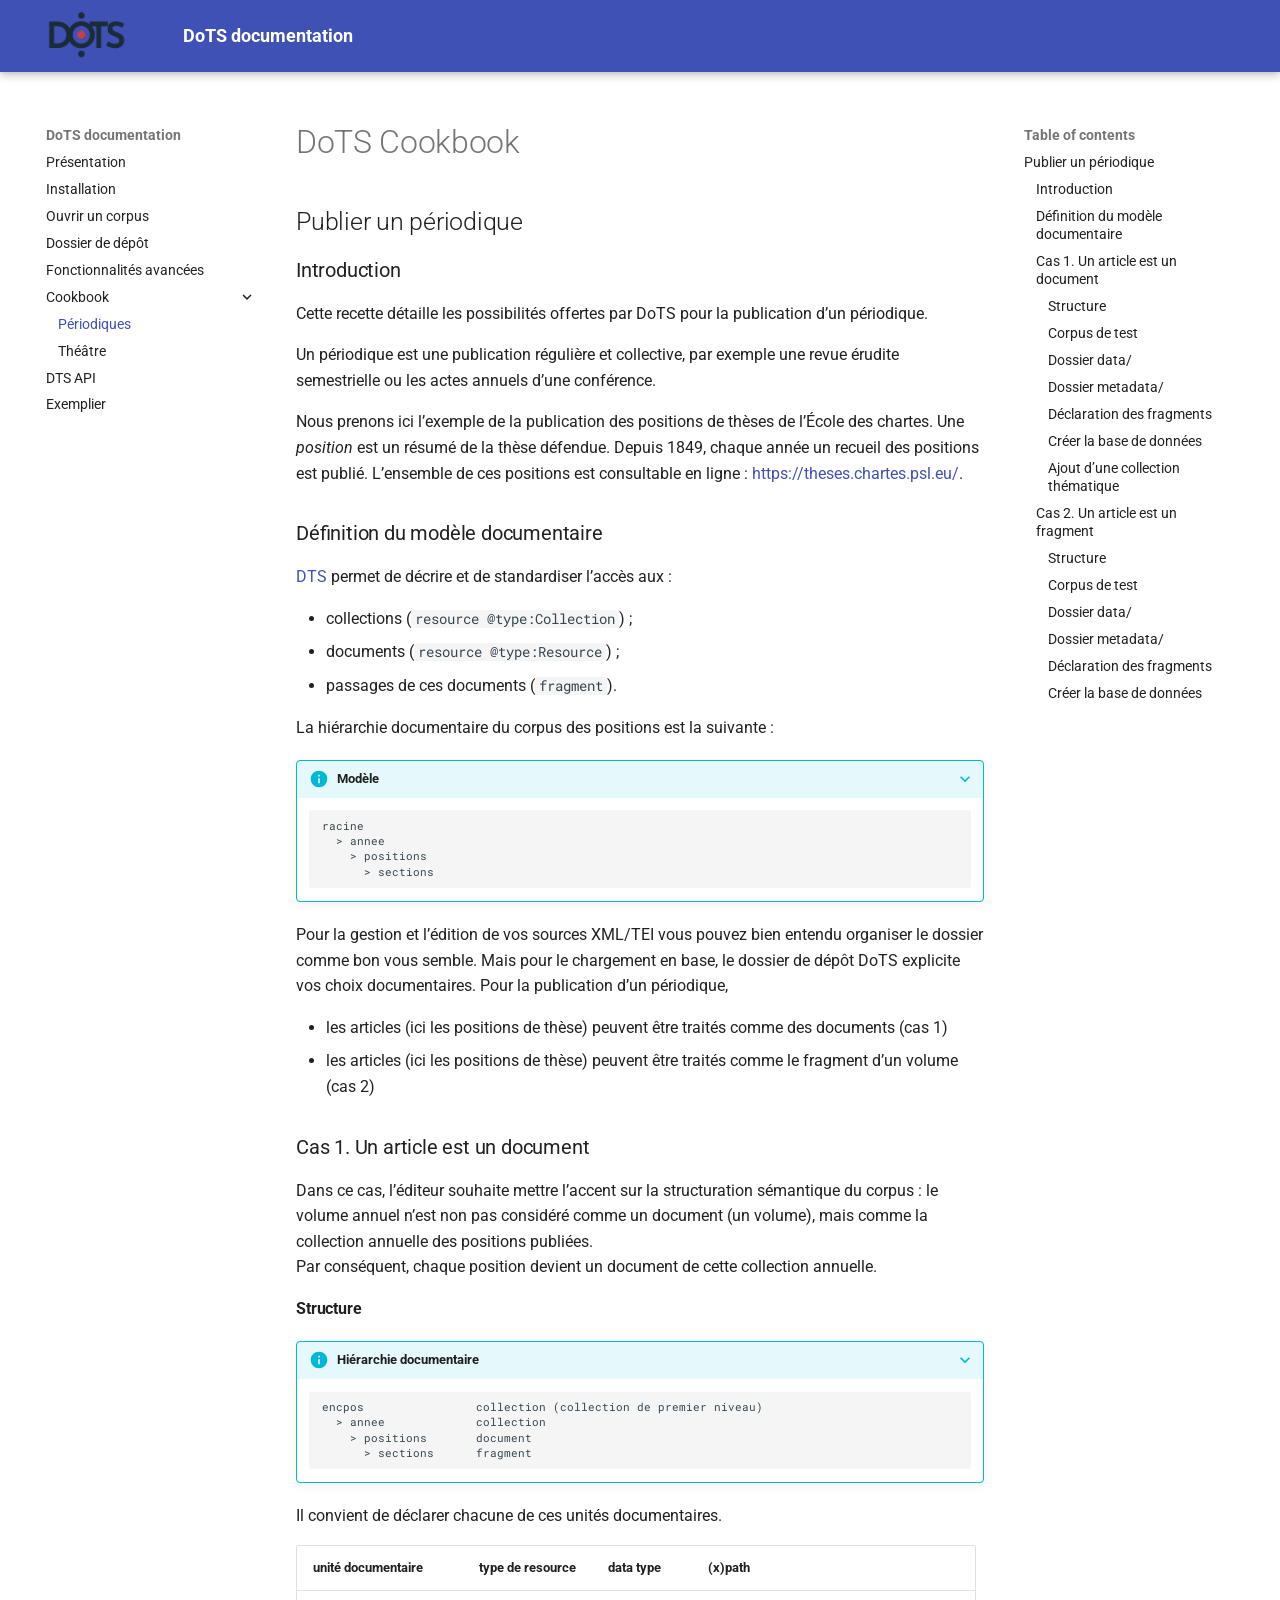
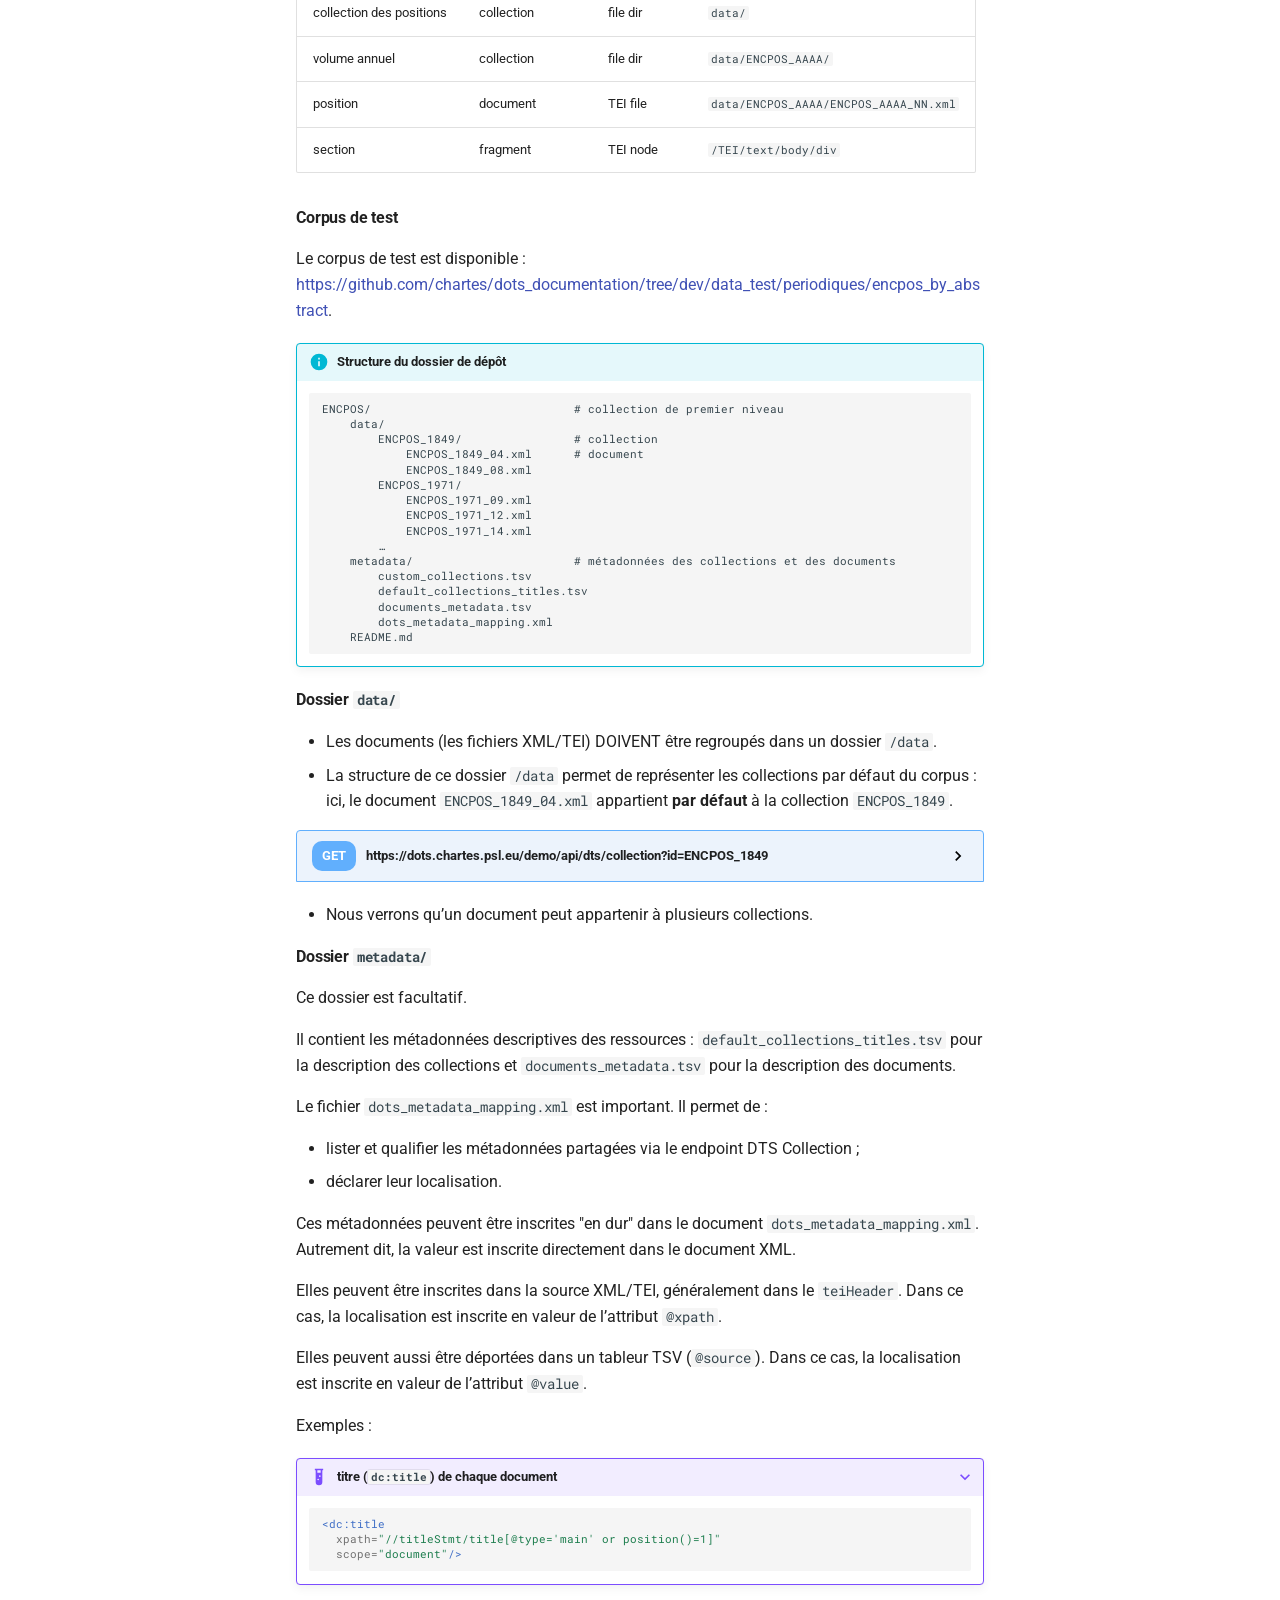
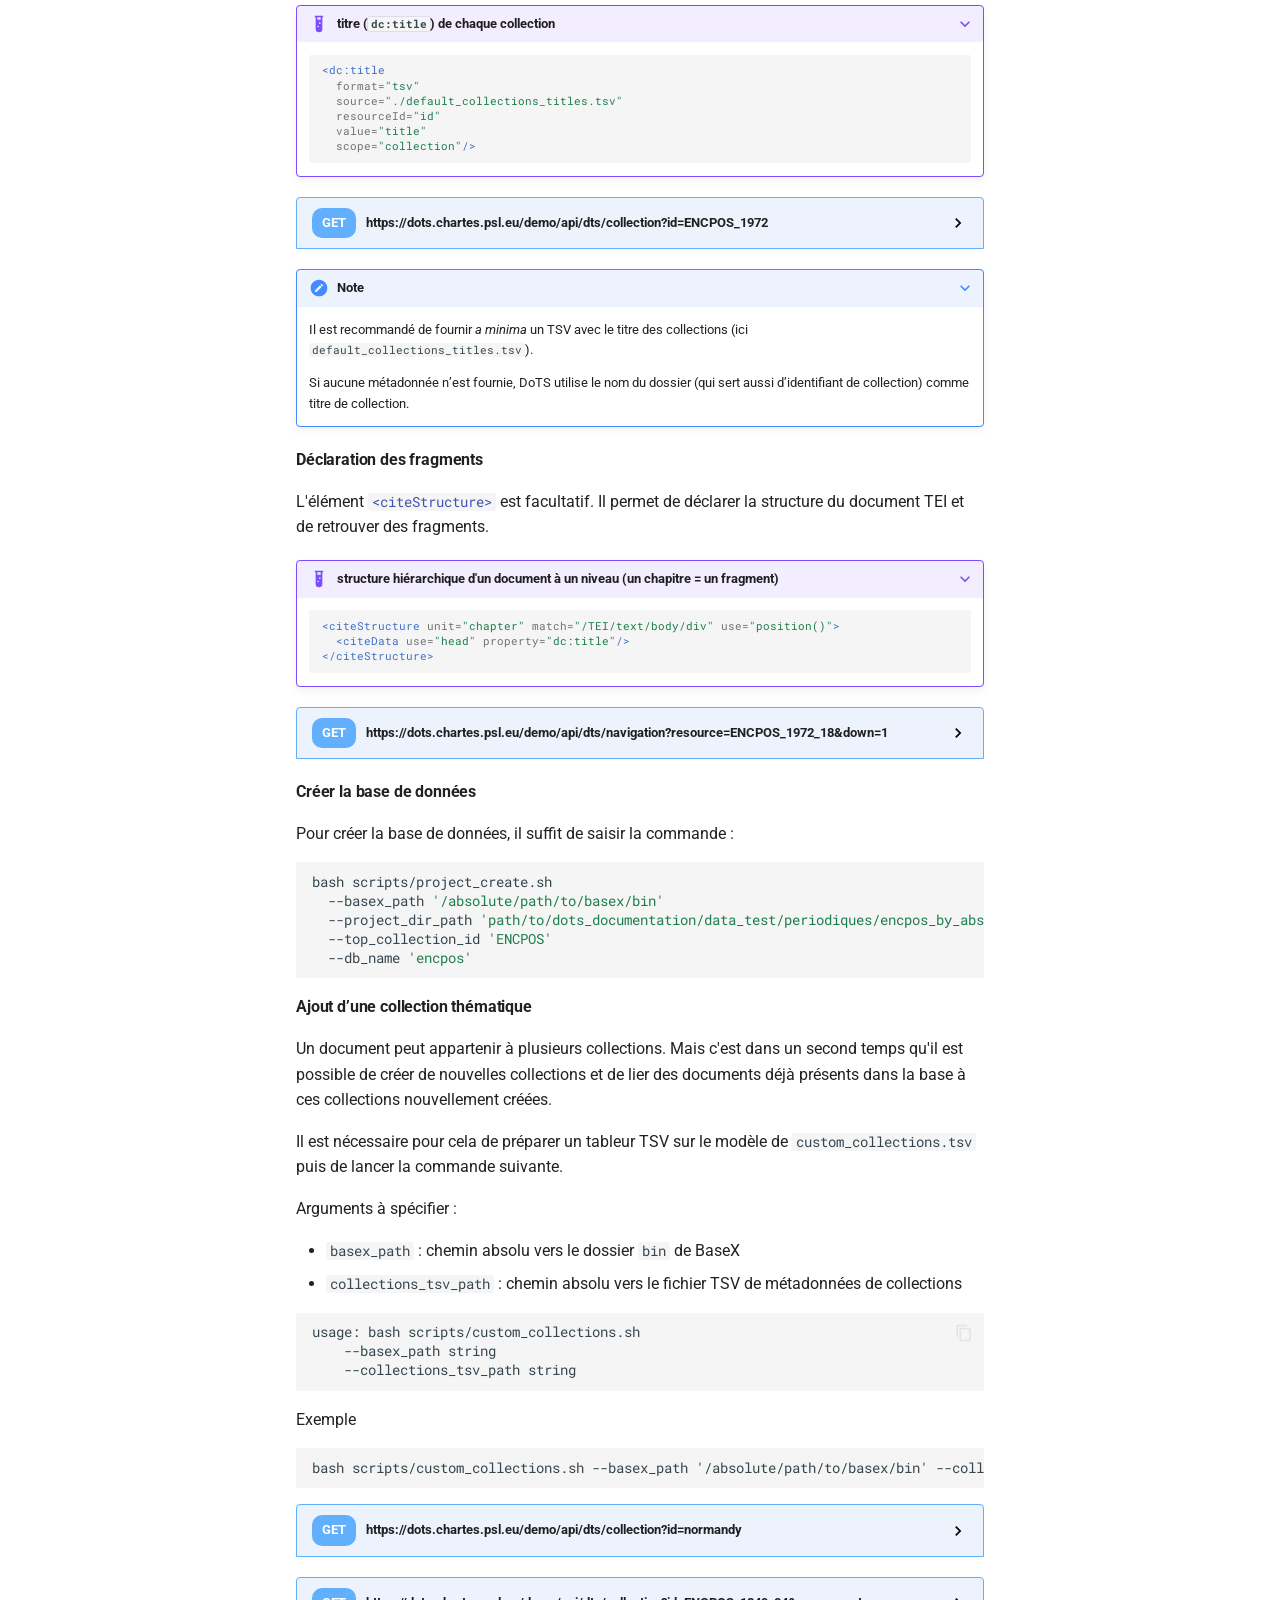
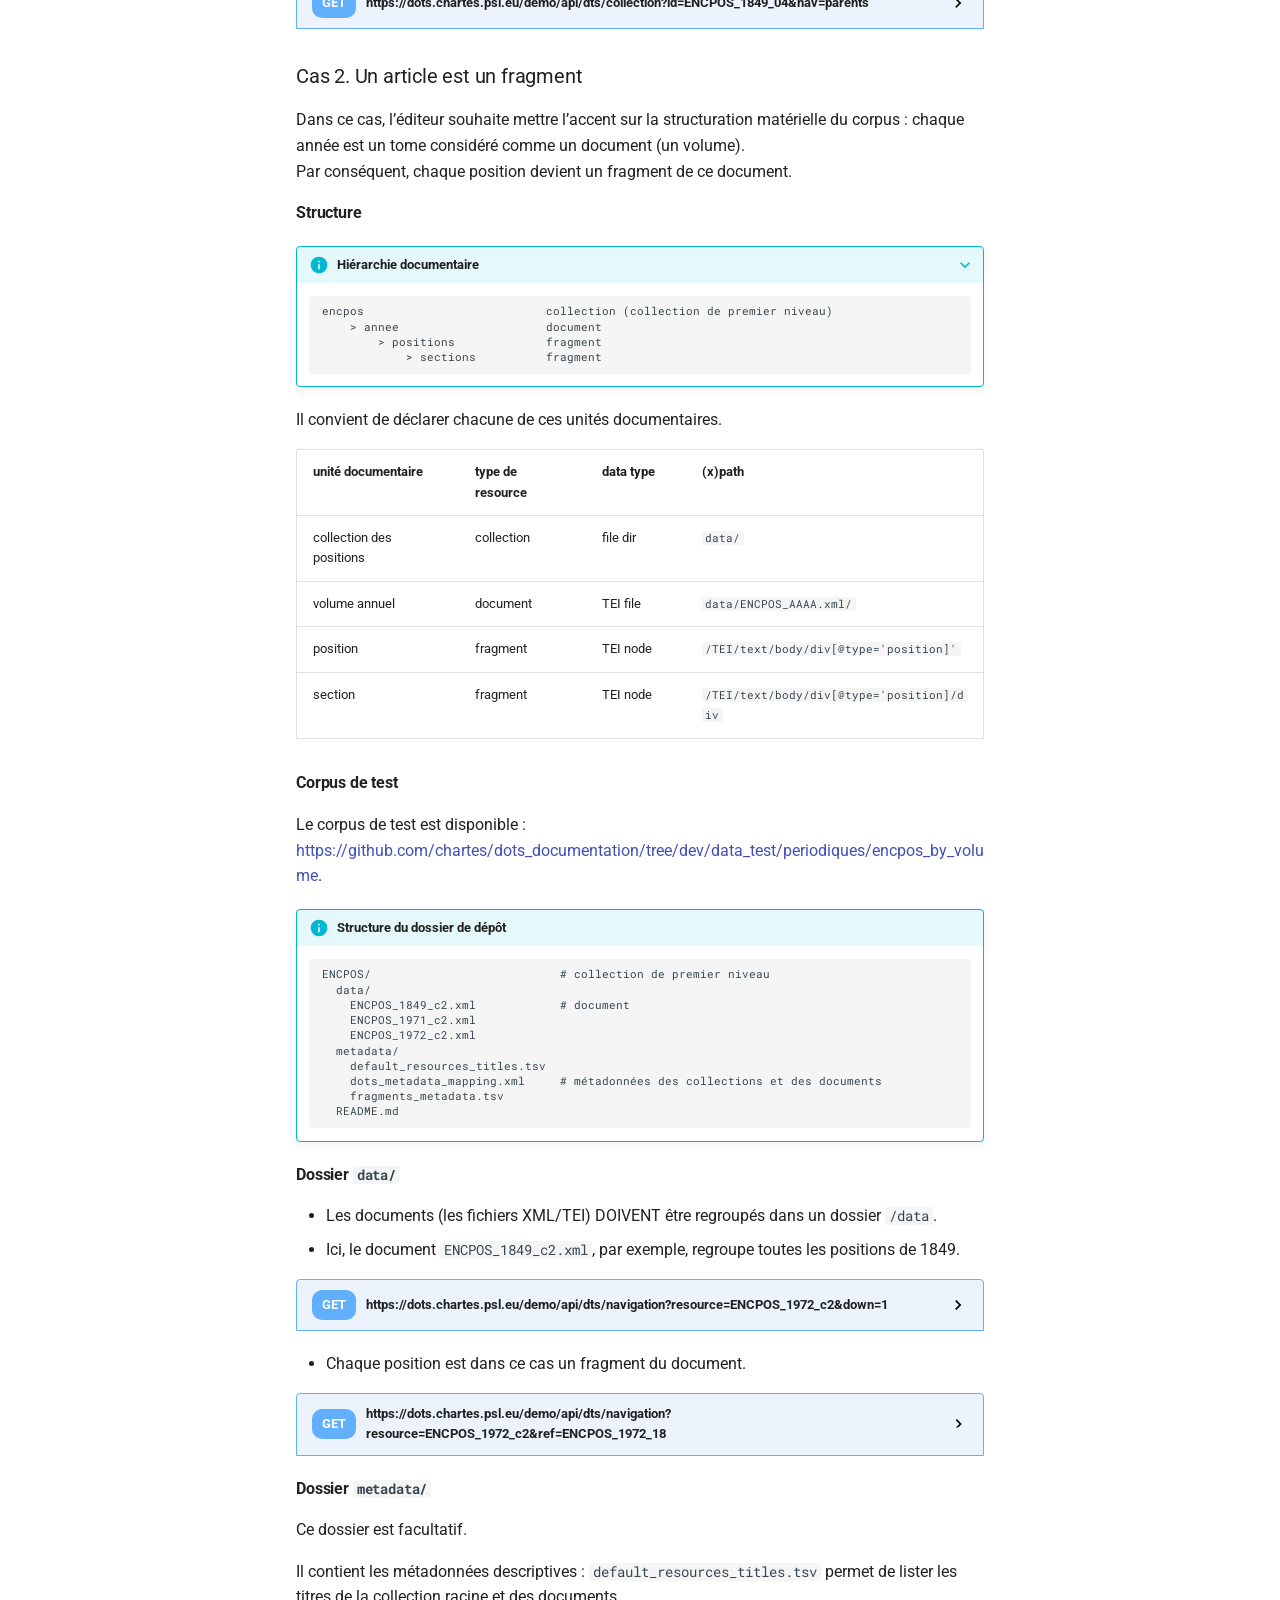
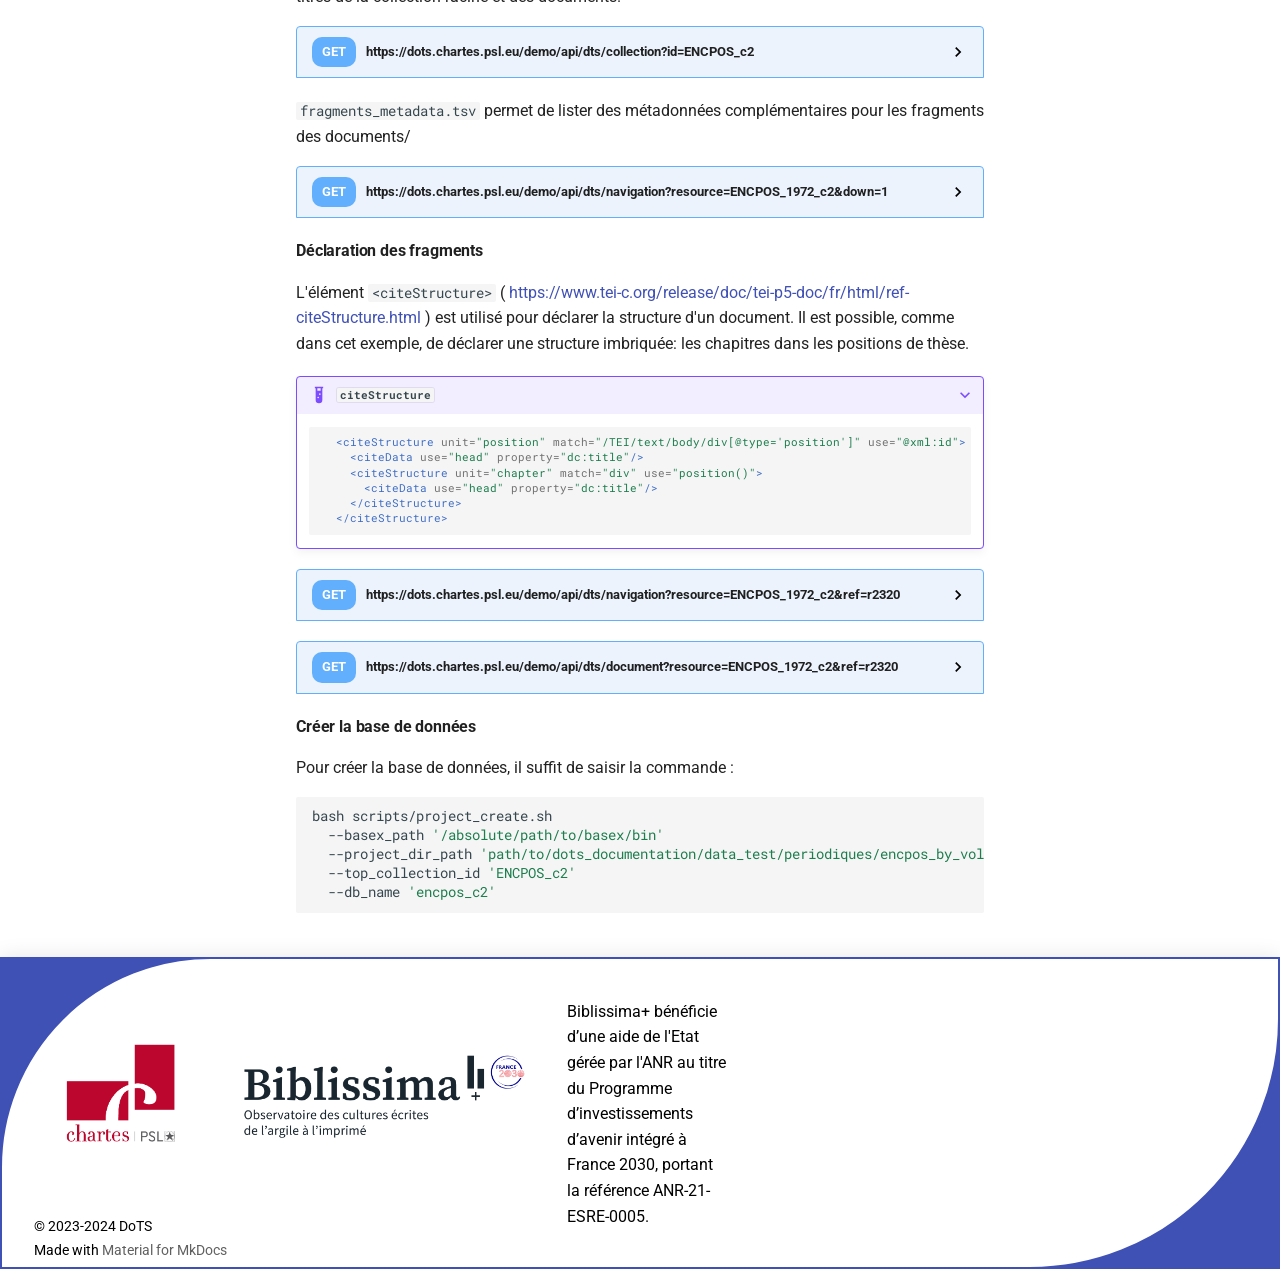
<file: cookbook/periodical/index.html>
<!doctype html>
<html lang="en" class="no-js">
  <head>
    
      <meta charset="utf-8">
      <meta name="viewport" content="width=device-width,initial-scale=1">
      
      
      
        <link rel="canonical" href="https://dots-documentation.github.io/cookbook/periodical/">
      
      
        <link rel="prev" href="../">
      
      
        <link rel="next" href="../theater/">
      
      
      <link rel="icon" href="../../assets/favicon-dots-circle.drawio.png">
      <meta name="generator" content="mkdocs-1.5.3, mkdocs-material-9.5.8">
    
    
      
        <title>Périodiques - DoTS documentation</title>
      
    
    
      <link rel="stylesheet" href="../../assets/stylesheets/main.f2e4d321.min.css">
      
      


    
    
      
    
    
      
        
        
        <link rel="preconnect" href="https://fonts.gstatic.com" crossorigin>
        <link rel="stylesheet" href="https://fonts.googleapis.com/css?family=Roboto:300,300i,400,400i,700,700i%7CRoboto+Mono:400,400i,700,700i&display=fallback">
        <style>:root{--md-text-font:"Roboto";--md-code-font:"Roboto Mono"}</style>
      
    
    
      <link rel="stylesheet" href="../../css/custom.css">
    
      <link rel="stylesheet" href="../../css/stackoverflow-light.min.css">
    
    <script>__md_scope=new URL("../..",location),__md_hash=e=>[...e].reduce((e,_)=>(e<<5)-e+_.charCodeAt(0),0),__md_get=(e,_=localStorage,t=__md_scope)=>JSON.parse(_.getItem(t.pathname+"."+e)),__md_set=(e,_,t=localStorage,a=__md_scope)=>{try{t.setItem(a.pathname+"."+e,JSON.stringify(_))}catch(e){}}</script>
    
      

    
    
    
  </head>
  
  
    <body dir="ltr">
  
    
    <input class="md-toggle" data-md-toggle="drawer" type="checkbox" id="__drawer" autocomplete="off">
    <input class="md-toggle" data-md-toggle="search" type="checkbox" id="__search" autocomplete="off">
    <label class="md-overlay" for="__drawer"></label>
    <div data-md-component="skip">
      
        
        <a href="#dots-cookbook" class="md-skip">
          Skip to content
        </a>
      
    </div>
    <div data-md-component="announce">
      
    </div>
    
    
      

  

<header class="md-header md-header--shadow" data-md-component="header">
  <nav class="md-header__inner md-grid" aria-label="Header">
    <a href="../.." title="DoTS documentation" class="md-header__button md-logo" aria-label="DoTS documentation" data-md-component="logo">
      
  <img src="../../assets/dots-logo-retro.drawio.png" alt="logo">

    </a>
    <label class="md-header__button md-icon" for="__drawer">
      
      <svg xmlns="http://www.w3.org/2000/svg" viewBox="0 0 24 24"><path d="M3 6h18v2H3V6m0 5h18v2H3v-2m0 5h18v2H3v-2Z"/></svg>
    </label>
    <div class="md-header__title" data-md-component="header-title">
      <div class="md-header__ellipsis">
        <div class="md-header__topic">
          <span class="md-ellipsis">
            DoTS documentation
          </span>
        </div>
        <div class="md-header__topic" data-md-component="header-topic">
          <span class="md-ellipsis">
            
              Périodiques
            
          </span>
        </div>
      </div>
    </div>
    
    
      <script>var media,input,key,value,palette=__md_get("__palette");if(palette&&palette.color){"(prefers-color-scheme)"===palette.color.media&&(media=matchMedia("(prefers-color-scheme: light)"),input=document.querySelector(media.matches?"[data-md-color-media='(prefers-color-scheme: light)']":"[data-md-color-media='(prefers-color-scheme: dark)']"),palette.color.media=input.getAttribute("data-md-color-media"),palette.color.scheme=input.getAttribute("data-md-color-scheme"),palette.color.primary=input.getAttribute("data-md-color-primary"),palette.color.accent=input.getAttribute("data-md-color-accent"));for([key,value]of Object.entries(palette.color))document.body.setAttribute("data-md-color-"+key,value)}</script>
    
    
    
    
  </nav>
  
</header>
    
    <div class="md-container" data-md-component="container">
      
      
        
          
        
      
      <main class="md-main" data-md-component="main">
        <div class="md-main__inner md-grid">
          
            
              
              <div class="md-sidebar md-sidebar--primary" data-md-component="sidebar" data-md-type="navigation" >
                <div class="md-sidebar__scrollwrap">
                  <div class="md-sidebar__inner">
                    



<nav class="md-nav md-nav--primary" aria-label="Navigation" data-md-level="0">
  <label class="md-nav__title" for="__drawer">
    <a href="../.." title="DoTS documentation" class="md-nav__button md-logo" aria-label="DoTS documentation" data-md-component="logo">
      
  <img src="../../assets/dots-logo-retro.drawio.png" alt="logo">

    </a>
    DoTS documentation
  </label>
  
  <ul class="md-nav__list" data-md-scrollfix>
    
      
      
  
  
  
  
    <li class="md-nav__item">
      <a href="../.." class="md-nav__link">
        
  
  <span class="md-ellipsis">
    Présentation
  </span>
  

      </a>
    </li>
  

    
      
      
  
  
  
  
    <li class="md-nav__item">
      <a href="../../installation/" class="md-nav__link">
        
  
  <span class="md-ellipsis">
    Installation
  </span>
  

      </a>
    </li>
  

    
      
      
  
  
  
  
    <li class="md-nav__item">
      <a href="../../publishing-workflow/" class="md-nav__link">
        
  
  <span class="md-ellipsis">
    Ouvrir un corpus
  </span>
  

      </a>
    </li>
  

    
      
      
  
  
  
  
    <li class="md-nav__item">
      <a href="../../dots-project-folder/" class="md-nav__link">
        
  
  <span class="md-ellipsis">
    Dossier de dépôt
  </span>
  

      </a>
    </li>
  

    
      
      
  
  
  
  
    <li class="md-nav__item">
      <a href="../../advanced-rendering/" class="md-nav__link">
        
  
  <span class="md-ellipsis">
    Fonctionnalités avancées
  </span>
  

      </a>
    </li>
  

    
      
      
  
  
    
  
  
  
    
    
      
        
          
        
      
        
      
        
      
    
    
    
    
    <li class="md-nav__item md-nav__item--active md-nav__item--nested">
      
        
        
        
        <input class="md-nav__toggle md-toggle " type="checkbox" id="__nav_6" checked>
        
          
          
          <div class="md-nav__link md-nav__container">
            <a href="../" class="md-nav__link ">
              
  
  <span class="md-ellipsis">
    Cookbook
  </span>
  

            </a>
            
              
              <label class="md-nav__link " for="__nav_6" id="__nav_6_label" tabindex="0">
                <span class="md-nav__icon md-icon"></span>
              </label>
            
          </div>
        
        <nav class="md-nav" data-md-level="1" aria-labelledby="__nav_6_label" aria-expanded="true">
          <label class="md-nav__title" for="__nav_6">
            <span class="md-nav__icon md-icon"></span>
            Cookbook
          </label>
          <ul class="md-nav__list" data-md-scrollfix>
            
              
            
              
                
  
  
    
  
  
  
    <li class="md-nav__item md-nav__item--active">
      
      <input class="md-nav__toggle md-toggle" type="checkbox" id="__toc">
      
      
        
      
      
        <label class="md-nav__link md-nav__link--active" for="__toc">
          
  
  <span class="md-ellipsis">
    Périodiques
  </span>
  

          <span class="md-nav__icon md-icon"></span>
        </label>
      
      <a href="./" class="md-nav__link md-nav__link--active">
        
  
  <span class="md-ellipsis">
    Périodiques
  </span>
  

      </a>
      
        

<nav class="md-nav md-nav--secondary" aria-label="Table of contents">
  
  
  
    
  
  
    <label class="md-nav__title" for="__toc">
      <span class="md-nav__icon md-icon"></span>
      Table of contents
    </label>
    <ul class="md-nav__list" data-md-component="toc" data-md-scrollfix>
      
        <li class="md-nav__item">
  <a href="#publier-un-periodique" class="md-nav__link">
    <span class="md-ellipsis">
      Publier un périodique
    </span>
  </a>
  
    <nav class="md-nav" aria-label="Publier un périodique">
      <ul class="md-nav__list">
        
          <li class="md-nav__item">
  <a href="#introduction" class="md-nav__link">
    <span class="md-ellipsis">
      Introduction
    </span>
  </a>
  
</li>
        
          <li class="md-nav__item">
  <a href="#definition-du-modele-documentaire" class="md-nav__link">
    <span class="md-ellipsis">
      Définition du modèle documentaire
    </span>
  </a>
  
</li>
        
          <li class="md-nav__item">
  <a href="#cas-1-un-article-est-un-document" class="md-nav__link">
    <span class="md-ellipsis">
      Cas 1. Un article est un document
    </span>
  </a>
  
    <nav class="md-nav" aria-label="Cas 1. Un article est un document">
      <ul class="md-nav__list">
        
          <li class="md-nav__item">
  <a href="#structure" class="md-nav__link">
    <span class="md-ellipsis">
      Structure
    </span>
  </a>
  
</li>
        
          <li class="md-nav__item">
  <a href="#corpus-de-test" class="md-nav__link">
    <span class="md-ellipsis">
      Corpus de test
    </span>
  </a>
  
</li>
        
          <li class="md-nav__item">
  <a href="#dossier-data" class="md-nav__link">
    <span class="md-ellipsis">
      Dossier data/
    </span>
  </a>
  
</li>
        
          <li class="md-nav__item">
  <a href="#dossier-metadata" class="md-nav__link">
    <span class="md-ellipsis">
      Dossier metadata/
    </span>
  </a>
  
</li>
        
          <li class="md-nav__item">
  <a href="#declaration-des-fragments" class="md-nav__link">
    <span class="md-ellipsis">
      Déclaration des fragments
    </span>
  </a>
  
</li>
        
          <li class="md-nav__item">
  <a href="#creer-la-base-de-donnees" class="md-nav__link">
    <span class="md-ellipsis">
      Créer la base de données
    </span>
  </a>
  
</li>
        
          <li class="md-nav__item">
  <a href="#ajout-dune-collection-thematique" class="md-nav__link">
    <span class="md-ellipsis">
      Ajout d’une collection thématique
    </span>
  </a>
  
</li>
        
      </ul>
    </nav>
  
</li>
        
          <li class="md-nav__item">
  <a href="#cas-2-un-article-est-un-fragment" class="md-nav__link">
    <span class="md-ellipsis">
      Cas 2. Un article est un fragment
    </span>
  </a>
  
    <nav class="md-nav" aria-label="Cas 2. Un article est un fragment">
      <ul class="md-nav__list">
        
          <li class="md-nav__item">
  <a href="#structure_1" class="md-nav__link">
    <span class="md-ellipsis">
      Structure
    </span>
  </a>
  
</li>
        
          <li class="md-nav__item">
  <a href="#corpus-de-test_1" class="md-nav__link">
    <span class="md-ellipsis">
      Corpus de test
    </span>
  </a>
  
</li>
        
          <li class="md-nav__item">
  <a href="#dossier-data_1" class="md-nav__link">
    <span class="md-ellipsis">
      Dossier data/
    </span>
  </a>
  
</li>
        
          <li class="md-nav__item">
  <a href="#dossier-metadata_1" class="md-nav__link">
    <span class="md-ellipsis">
      Dossier metadata/
    </span>
  </a>
  
</li>
        
          <li class="md-nav__item">
  <a href="#declaration-des-fragments_1" class="md-nav__link">
    <span class="md-ellipsis">
      Déclaration des fragments
    </span>
  </a>
  
</li>
        
          <li class="md-nav__item">
  <a href="#creer-la-base-de-donnees_1" class="md-nav__link">
    <span class="md-ellipsis">
      Créer la base de données
    </span>
  </a>
  
</li>
        
      </ul>
    </nav>
  
</li>
        
      </ul>
    </nav>
  
</li>
      
    </ul>
  
</nav>
      
    </li>
  

              
            
              
                
  
  
  
  
    <li class="md-nav__item">
      <a href="../theater/" class="md-nav__link">
        
  
  <span class="md-ellipsis">
    Théâtre
  </span>
  

      </a>
    </li>
  

              
            
          </ul>
        </nav>
      
    </li>
  

    
      
      
  
  
  
  
    <li class="md-nav__item">
      <a href="../../api/" class="md-nav__link">
        
  
  <span class="md-ellipsis">
    DTS API
  </span>
  

      </a>
    </li>
  

    
      
      
  
  
  
  
    <li class="md-nav__item">
      <a href="../../dts-requests-overview/" class="md-nav__link">
        
  
  <span class="md-ellipsis">
    Exemplier
  </span>
  

      </a>
    </li>
  

    
  </ul>
</nav>
                  </div>
                </div>
              </div>
            
            
              
              <div class="md-sidebar md-sidebar--secondary" data-md-component="sidebar" data-md-type="toc" >
                <div class="md-sidebar__scrollwrap">
                  <div class="md-sidebar__inner">
                    

<nav class="md-nav md-nav--secondary" aria-label="Table of contents">
  
  
  
    
  
  
    <label class="md-nav__title" for="__toc">
      <span class="md-nav__icon md-icon"></span>
      Table of contents
    </label>
    <ul class="md-nav__list" data-md-component="toc" data-md-scrollfix>
      
        <li class="md-nav__item">
  <a href="#publier-un-periodique" class="md-nav__link">
    <span class="md-ellipsis">
      Publier un périodique
    </span>
  </a>
  
    <nav class="md-nav" aria-label="Publier un périodique">
      <ul class="md-nav__list">
        
          <li class="md-nav__item">
  <a href="#introduction" class="md-nav__link">
    <span class="md-ellipsis">
      Introduction
    </span>
  </a>
  
</li>
        
          <li class="md-nav__item">
  <a href="#definition-du-modele-documentaire" class="md-nav__link">
    <span class="md-ellipsis">
      Définition du modèle documentaire
    </span>
  </a>
  
</li>
        
          <li class="md-nav__item">
  <a href="#cas-1-un-article-est-un-document" class="md-nav__link">
    <span class="md-ellipsis">
      Cas 1. Un article est un document
    </span>
  </a>
  
    <nav class="md-nav" aria-label="Cas 1. Un article est un document">
      <ul class="md-nav__list">
        
          <li class="md-nav__item">
  <a href="#structure" class="md-nav__link">
    <span class="md-ellipsis">
      Structure
    </span>
  </a>
  
</li>
        
          <li class="md-nav__item">
  <a href="#corpus-de-test" class="md-nav__link">
    <span class="md-ellipsis">
      Corpus de test
    </span>
  </a>
  
</li>
        
          <li class="md-nav__item">
  <a href="#dossier-data" class="md-nav__link">
    <span class="md-ellipsis">
      Dossier data/
    </span>
  </a>
  
</li>
        
          <li class="md-nav__item">
  <a href="#dossier-metadata" class="md-nav__link">
    <span class="md-ellipsis">
      Dossier metadata/
    </span>
  </a>
  
</li>
        
          <li class="md-nav__item">
  <a href="#declaration-des-fragments" class="md-nav__link">
    <span class="md-ellipsis">
      Déclaration des fragments
    </span>
  </a>
  
</li>
        
          <li class="md-nav__item">
  <a href="#creer-la-base-de-donnees" class="md-nav__link">
    <span class="md-ellipsis">
      Créer la base de données
    </span>
  </a>
  
</li>
        
          <li class="md-nav__item">
  <a href="#ajout-dune-collection-thematique" class="md-nav__link">
    <span class="md-ellipsis">
      Ajout d’une collection thématique
    </span>
  </a>
  
</li>
        
      </ul>
    </nav>
  
</li>
        
          <li class="md-nav__item">
  <a href="#cas-2-un-article-est-un-fragment" class="md-nav__link">
    <span class="md-ellipsis">
      Cas 2. Un article est un fragment
    </span>
  </a>
  
    <nav class="md-nav" aria-label="Cas 2. Un article est un fragment">
      <ul class="md-nav__list">
        
          <li class="md-nav__item">
  <a href="#structure_1" class="md-nav__link">
    <span class="md-ellipsis">
      Structure
    </span>
  </a>
  
</li>
        
          <li class="md-nav__item">
  <a href="#corpus-de-test_1" class="md-nav__link">
    <span class="md-ellipsis">
      Corpus de test
    </span>
  </a>
  
</li>
        
          <li class="md-nav__item">
  <a href="#dossier-data_1" class="md-nav__link">
    <span class="md-ellipsis">
      Dossier data/
    </span>
  </a>
  
</li>
        
          <li class="md-nav__item">
  <a href="#dossier-metadata_1" class="md-nav__link">
    <span class="md-ellipsis">
      Dossier metadata/
    </span>
  </a>
  
</li>
        
          <li class="md-nav__item">
  <a href="#declaration-des-fragments_1" class="md-nav__link">
    <span class="md-ellipsis">
      Déclaration des fragments
    </span>
  </a>
  
</li>
        
          <li class="md-nav__item">
  <a href="#creer-la-base-de-donnees_1" class="md-nav__link">
    <span class="md-ellipsis">
      Créer la base de données
    </span>
  </a>
  
</li>
        
      </ul>
    </nav>
  
</li>
        
      </ul>
    </nav>
  
</li>
      
    </ul>
  
</nav>
                  </div>
                </div>
              </div>
            
          
          
            <div class="md-content" data-md-component="content">
              <article class="md-content__inner md-typeset">
                
                  


<h1 id="dots-cookbook">DoTS Cookbook</h1>
<h2 id="publier-un-periodique">Publier un périodique</h2>
<h3 id="introduction">Introduction</h3>
<p>Cette recette détaille les possibilités offertes par DoTS pour la publication d’un périodique.</p>
<p>Un périodique est une publication régulière et collective, par exemple une revue érudite semestrielle ou les actes annuels d’une conférence.</p>
<p>Nous prenons ici l’exemple de la publication des positions de thèses de l’École des chartes. Une <em>position</em> est un résumé de la thèse défendue. Depuis 1849, chaque année un recueil des positions est publié. L’ensemble de ces positions est consultable en ligne : <a href="https://theses.chartes.psl.eu/" target="_blank">https://theses.chartes.psl.eu/</a>.</p>
<h3 id="definition-du-modele-documentaire">Définition du modèle documentaire</h3>
<p><a href="https://distributed-text-services.github.io/specifications/" target="_blank">DTS</a> permet de décrire et de standardiser l’accès aux :</p>
<ul>
<li>collections (<code>resource @type:Collection</code>) ;</li>
<li>documents (<code>resource @type:Resource</code>) ;</li>
<li>passages de ces documents (<code>fragment</code>).</li>
</ul>
<p>La hiérarchie documentaire du corpus des positions est la suivante :</p>
<details class="info" open="open">
<summary>Modèle</summary>
<div class="language-text highlight"><pre><span></span><code><span id="__span-0-1"><a id="__codelineno-0-1" name="__codelineno-0-1" href="#__codelineno-0-1"></a>racine
</span><span id="__span-0-2"><a id="__codelineno-0-2" name="__codelineno-0-2" href="#__codelineno-0-2"></a>  &gt; annee
</span><span id="__span-0-3"><a id="__codelineno-0-3" name="__codelineno-0-3" href="#__codelineno-0-3"></a>    &gt; positions
</span><span id="__span-0-4"><a id="__codelineno-0-4" name="__codelineno-0-4" href="#__codelineno-0-4"></a>      &gt; sections
</span></code></pre></div>
</details>
<p>Pour la gestion et l’édition de vos sources XML/TEI vous pouvez bien entendu organiser le dossier comme bon vous semble.
Mais pour le chargement en base, le dossier de dépôt DoTS explicite vos choix documentaires. Pour la publication d’un périodique,</p>
<ul>
<li>les articles (ici les positions de thèse) peuvent être traités comme des documents (cas 1)</li>
<li>les articles (ici les positions de thèse) peuvent être traités comme le fragment d’un volume (cas 2)</li>
</ul>
<h3 id="cas-1-un-article-est-un-document">Cas 1. Un article est un document</h3>
<p>Dans ce cas, l’éditeur souhaite mettre l’accent sur la structuration sémantique du corpus : le volume annuel n’est non pas considéré comme un document (un volume), mais comme la collection annuelle des positions publiées.<br />
Par conséquent, chaque position devient un document de cette collection annuelle.</p>
<h4 id="structure">Structure</h4>
<details class="info" open="open">
<summary>Hiérarchie documentaire</summary>
<div class="language-text highlight"><pre><span></span><code><span id="__span-1-1"><a id="__codelineno-1-1" name="__codelineno-1-1" href="#__codelineno-1-1"></a>encpos                collection (collection de premier niveau)
</span><span id="__span-1-2"><a id="__codelineno-1-2" name="__codelineno-1-2" href="#__codelineno-1-2"></a>  &gt; annee             collection
</span><span id="__span-1-3"><a id="__codelineno-1-3" name="__codelineno-1-3" href="#__codelineno-1-3"></a>    &gt; positions       document
</span><span id="__span-1-4"><a id="__codelineno-1-4" name="__codelineno-1-4" href="#__codelineno-1-4"></a>      &gt; sections      fragment
</span></code></pre></div>
</details>
<p>Il convient de déclarer chacune de ces unités documentaires.</p>
<table>
<thead>
<tr>
<th>unité documentaire</th>
<th>type de resource</th>
<th>data type</th>
<th>(x)path</th>
</tr>
</thead>
<tbody>
<tr>
<td>collection des positions</td>
<td>collection</td>
<td>file dir</td>
<td><code>data/</code></td>
</tr>
<tr>
<td>volume annuel</td>
<td>collection</td>
<td>file dir</td>
<td><code>data/ENCPOS_AAAA/</code></td>
</tr>
<tr>
<td>position</td>
<td>document</td>
<td>TEI file</td>
<td><code>data/ENCPOS_AAAA/ENCPOS_AAAA_NN.xml</code></td>
</tr>
<tr>
<td>section</td>
<td>fragment</td>
<td>TEI node</td>
<td><code>/TEI/text/body/div</code></td>
</tr>
</tbody>
</table>
<h4 id="corpus-de-test">Corpus de test</h4>
<p>Le corpus de test est disponible : <a href="https://github.com/chartes/dots_documentation/tree/dev/data_test/periodiques/encpos_by_abstract" target="_blank">https://github.com/chartes/dots_documentation/tree/dev/data_test/periodiques/encpos_by_abstract</a>.</p>
<div class="admonition info">
<p class="admonition-title">Structure du dossier de dépôt</p>
<div class="language-text highlight"><pre><span></span><code><span id="__span-2-1"><a id="__codelineno-2-1" name="__codelineno-2-1" href="#__codelineno-2-1"></a>ENCPOS/                             # collection de premier niveau
</span><span id="__span-2-2"><a id="__codelineno-2-2" name="__codelineno-2-2" href="#__codelineno-2-2"></a>    data/
</span><span id="__span-2-3"><a id="__codelineno-2-3" name="__codelineno-2-3" href="#__codelineno-2-3"></a>        ENCPOS_1849/                # collection
</span><span id="__span-2-4"><a id="__codelineno-2-4" name="__codelineno-2-4" href="#__codelineno-2-4"></a>            ENCPOS_1849_04.xml      # document
</span><span id="__span-2-5"><a id="__codelineno-2-5" name="__codelineno-2-5" href="#__codelineno-2-5"></a>            ENCPOS_1849_08.xml
</span><span id="__span-2-6"><a id="__codelineno-2-6" name="__codelineno-2-6" href="#__codelineno-2-6"></a>        ENCPOS_1971/
</span><span id="__span-2-7"><a id="__codelineno-2-7" name="__codelineno-2-7" href="#__codelineno-2-7"></a>            ENCPOS_1971_09.xml
</span><span id="__span-2-8"><a id="__codelineno-2-8" name="__codelineno-2-8" href="#__codelineno-2-8"></a>            ENCPOS_1971_12.xml
</span><span id="__span-2-9"><a id="__codelineno-2-9" name="__codelineno-2-9" href="#__codelineno-2-9"></a>            ENCPOS_1971_14.xml
</span><span id="__span-2-10"><a id="__codelineno-2-10" name="__codelineno-2-10" href="#__codelineno-2-10"></a>        …
</span><span id="__span-2-11"><a id="__codelineno-2-11" name="__codelineno-2-11" href="#__codelineno-2-11"></a>    metadata/                       # métadonnées des collections et des documents
</span><span id="__span-2-12"><a id="__codelineno-2-12" name="__codelineno-2-12" href="#__codelineno-2-12"></a>        custom_collections.tsv
</span><span id="__span-2-13"><a id="__codelineno-2-13" name="__codelineno-2-13" href="#__codelineno-2-13"></a>        default_collections_titles.tsv
</span><span id="__span-2-14"><a id="__codelineno-2-14" name="__codelineno-2-14" href="#__codelineno-2-14"></a>        documents_metadata.tsv
</span><span id="__span-2-15"><a id="__codelineno-2-15" name="__codelineno-2-15" href="#__codelineno-2-15"></a>        dots_metadata_mapping.xml
</span><span id="__span-2-16"><a id="__codelineno-2-16" name="__codelineno-2-16" href="#__codelineno-2-16"></a>    README.md
</span></code></pre></div>
</div>
<h4 id="dossier-data">Dossier <code>data/</code></h4>
<ul>
<li>Les documents (les fichiers XML/TEI) DOIVENT être regroupés dans un dossier <code>/data</code>.</li>
<li>La structure de ce dossier <code>/data</code> permet de représenter les collections par défaut du corpus : ici, le document <code>ENCPOS_1849_04.xml</code> appartient <strong>par défaut</strong> à la collection <code>ENCPOS_1849</code>.</li>
</ul>
<div class="collapse-card" data-url="https://dots.chartes.psl.eu/demo/api/dts/collection?id=ENCPOS_1849" style="
border-color: #ECF3FC !important;
">
    <div class="card-header" style="
background-color: #ECF3FC !important;
border-color: #61AFFD !important;
border: 1px solid #61AFFD !important;
 !important;" onclick="toggleCollapse(this)">
        <span class="badge" style="
background-color: #61AFFD !important;
">GET</span>
        <span class="title-header">https://dots.chartes.psl.eu/demo/api/dts/collection?id=ENCPOS_1849</span>
        <span class="chevron" style="
color: #61AFFD !important;
background-color: #ECF3FC !important;
"></span>
    </div>
    <div class="card-body" style="
border-bottom: 1px solid #61AFFD !important;
border-left: 1px solid #61AFFD !important;
border-right: 1px solid #61AFFD !important;
">
    </div>
</div>

<ul>
<li>Nous verrons qu’un document peut appartenir à plusieurs collections.</li>
</ul>
<h4 id="dossier-metadata">Dossier <code>metadata/</code></h4>
<p>Ce dossier est facultatif.</p>
<p>Il contient les métadonnées descriptives des ressources : <code>default_collections_titles.tsv</code> pour la description des collections et <code>documents_metadata.tsv</code> pour la description des documents.</p>
<p>Le fichier <code>dots_metadata_mapping.xml</code> est important. Il permet de :</p>
<ul>
<li>lister et qualifier les métadonnées partagées via le endpoint DTS Collection ;</li>
<li>déclarer leur localisation.</li>
</ul>
<p>Ces métadonnées peuvent être inscrites "en dur" dans le document <code>dots_metadata_mapping.xml</code>. Autrement dit, la valeur est inscrite directement dans le document XML.</p>
<p>Elles peuvent être inscrites dans la source XML/TEI, généralement dans le <code>teiHeader</code>. Dans ce cas, la localisation est inscrite en valeur de l’attribut <code>@xpath</code>.</p>
<p>Elles peuvent aussi être déportées dans un tableur TSV (<code>@source</code>). Dans ce cas, la localisation est inscrite en valeur de l’attribut <code>@value</code>.</p>
<p>Exemples :</p>
<details class="example" open="open">
<summary>titre (<code>dc:title</code>) de chaque document</summary>
<div class="language-xml highlight"><pre><span></span><code><span id="__span-3-1"><a id="__codelineno-3-1" name="__codelineno-3-1" href="#__codelineno-3-1"></a><span class="nt">&lt;dc:title</span>
</span><span id="__span-3-2"><a id="__codelineno-3-2" name="__codelineno-3-2" href="#__codelineno-3-2"></a><span class="w">  </span><span class="na">xpath=</span><span class="s">&quot;//titleStmt/title[@type=&#39;main&#39; or position()=1]&quot;</span>
</span><span id="__span-3-3"><a id="__codelineno-3-3" name="__codelineno-3-3" href="#__codelineno-3-3"></a><span class="w">  </span><span class="na">scope=</span><span class="s">&quot;document&quot;</span><span class="nt">/&gt;</span>
</span></code></pre></div>
</details>
<details class="example" open="open">
<summary>titre (<code>dc:title</code>) de chaque collection</summary>
<div class="language-xml highlight"><pre><span></span><code><span id="__span-4-1"><a id="__codelineno-4-1" name="__codelineno-4-1" href="#__codelineno-4-1"></a><span class="nt">&lt;dc:title</span>
</span><span id="__span-4-2"><a id="__codelineno-4-2" name="__codelineno-4-2" href="#__codelineno-4-2"></a><span class="w">  </span><span class="na">format=</span><span class="s">&quot;tsv&quot;</span>
</span><span id="__span-4-3"><a id="__codelineno-4-3" name="__codelineno-4-3" href="#__codelineno-4-3"></a><span class="w">  </span><span class="na">source=</span><span class="s">&quot;./default_collections_titles.tsv&quot;</span>
</span><span id="__span-4-4"><a id="__codelineno-4-4" name="__codelineno-4-4" href="#__codelineno-4-4"></a><span class="w">  </span><span class="na">resourceId=</span><span class="s">&quot;id&quot;</span>
</span><span id="__span-4-5"><a id="__codelineno-4-5" name="__codelineno-4-5" href="#__codelineno-4-5"></a><span class="w">  </span><span class="na">value=</span><span class="s">&quot;title&quot;</span>
</span><span id="__span-4-6"><a id="__codelineno-4-6" name="__codelineno-4-6" href="#__codelineno-4-6"></a><span class="w">  </span><span class="na">scope=</span><span class="s">&quot;collection&quot;</span><span class="nt">/&gt;</span>
</span></code></pre></div>
</details>
<div class="collapse-card" data-url="https://dots.chartes.psl.eu/demo/api/dts/collection?id=ENCPOS_1972" style="
border-color: #ECF3FC !important;
">
    <div class="card-header" style="
background-color: #ECF3FC !important;
border-color: #61AFFD !important;
border: 1px solid #61AFFD !important;
 !important;" onclick="toggleCollapse(this)">
        <span class="badge" style="
background-color: #61AFFD !important;
">GET</span>
        <span class="title-header">https://dots.chartes.psl.eu/demo/api/dts/collection?id=ENCPOS_1972</span>
        <span class="chevron" style="
color: #61AFFD !important;
background-color: #ECF3FC !important;
"></span>
    </div>
    <div class="card-body" style="
border-bottom: 1px solid #61AFFD !important;
border-left: 1px solid #61AFFD !important;
border-right: 1px solid #61AFFD !important;
">
    </div>
</div>

<details class="note" open="open">
<summary>Note</summary>
<p>Il est recommandé de fournir <em>a minima</em> un TSV avec le titre des collections (ici <code>default_collections_titles.tsv</code>). </p>
<p>Si aucune métadonnée n’est fournie, DoTS utilise le nom du dossier (qui sert aussi d’identifiant de collection) comme titre de collection.</p>
</details>
<h4 id="declaration-des-fragments">Déclaration des fragments</h4>
<p>L'élément <a href="https://www.tei-c.org/release/doc/tei-p5-doc/fr/html/ref-citeStructure.html" target="_blank"><code>&lt;citeStructure&gt;</code></a> est facultatif.
Il permet de déclarer la structure du document TEI et de retrouver des fragments.</p>
<details class="example" open="open">
<summary>structure hiérarchique d'un document à un niveau (un chapitre = un fragment)</summary>
<div class="language-xml highlight"><pre><span></span><code><span id="__span-5-1"><a id="__codelineno-5-1" name="__codelineno-5-1" href="#__codelineno-5-1"></a><span class="nt">&lt;citeStructure</span><span class="w"> </span><span class="na">unit=</span><span class="s">&quot;chapter&quot;</span><span class="w"> </span><span class="na">match=</span><span class="s">&quot;/TEI/text/body/div&quot;</span><span class="w"> </span><span class="na">use=</span><span class="s">&quot;position()&quot;</span><span class="nt">&gt;</span>
</span><span id="__span-5-2"><a id="__codelineno-5-2" name="__codelineno-5-2" href="#__codelineno-5-2"></a><span class="w">  </span><span class="nt">&lt;citeData</span><span class="w"> </span><span class="na">use=</span><span class="s">&quot;head&quot;</span><span class="w"> </span><span class="na">property=</span><span class="s">&quot;dc:title&quot;</span><span class="nt">/&gt;</span>
</span><span id="__span-5-3"><a id="__codelineno-5-3" name="__codelineno-5-3" href="#__codelineno-5-3"></a><span class="nt">&lt;/citeStructure&gt;</span>
</span></code></pre></div>
</details>
<div class="collapse-card" data-url="https://dots.chartes.psl.eu/demo/api/dts/navigation?resource=ENCPOS_1972_18&down=1" style="
border-color: #ECF3FC !important;
">
    <div class="card-header" style="
background-color: #ECF3FC !important;
border-color: #61AFFD !important;
border: 1px solid #61AFFD !important;
 !important;" onclick="toggleCollapse(this)">
        <span class="badge" style="
background-color: #61AFFD !important;
">GET</span>
        <span class="title-header">https://dots.chartes.psl.eu/demo/api/dts/navigation?resource=ENCPOS_1972_18&down=1</span>
        <span class="chevron" style="
color: #61AFFD !important;
background-color: #ECF3FC !important;
"></span>
    </div>
    <div class="card-body" style="
border-bottom: 1px solid #61AFFD !important;
border-left: 1px solid #61AFFD !important;
border-right: 1px solid #61AFFD !important;
">
    </div>
</div>

<h4 id="creer-la-base-de-donnees">Créer la base de données</h4>
<p>Pour créer la base de données, il suffit de saisir la commande :</p>
<div class="language-bash highlight"><pre><span></span><code><span id="__span-6-1"><a id="__codelineno-6-1" name="__codelineno-6-1" href="#__codelineno-6-1"></a>bash<span class="w"> </span>scripts/project_create.sh
</span><span id="__span-6-2"><a id="__codelineno-6-2" name="__codelineno-6-2" href="#__codelineno-6-2"></a><span class="w">  </span>--basex_path<span class="w"> </span><span class="s1">&#39;/absolute/path/to/basex/bin&#39;</span>
</span><span id="__span-6-3"><a id="__codelineno-6-3" name="__codelineno-6-3" href="#__codelineno-6-3"></a><span class="w">  </span>--project_dir_path<span class="w"> </span><span class="s1">&#39;path/to/dots_documentation/data_test/periodiques/encpos_by_abstract&#39;</span>
</span><span id="__span-6-4"><a id="__codelineno-6-4" name="__codelineno-6-4" href="#__codelineno-6-4"></a><span class="w">  </span>--top_collection_id<span class="w"> </span><span class="s1">&#39;ENCPOS&#39;</span>
</span><span id="__span-6-5"><a id="__codelineno-6-5" name="__codelineno-6-5" href="#__codelineno-6-5"></a><span class="w">  </span>--db_name<span class="w"> </span><span class="s1">&#39;encpos&#39;</span>
</span></code></pre></div>
<h4 id="ajout-dune-collection-thematique">Ajout d’une collection thématique</h4>
<p>Un document peut appartenir à plusieurs collections. Mais c'est dans un second temps qu'il est possible de créer de nouvelles collections et de lier des documents déjà présents dans la base à ces collections nouvellement créées.</p>
<p>Il est nécessaire pour cela de préparer un tableur TSV sur le modèle de <code>custom_collections.tsv</code> puis de lancer la commande suivante.</p>
<p>Arguments à spécifier :</p>
<ul>
<li><code>basex_path</code> : chemin absolu vers le dossier <code>bin</code> de BaseX</li>
<li><code>collections_tsv_path</code> : chemin absolu vers le fichier TSV de métadonnées de collections</li>
</ul>
<div class="language-Bash copy highlight"><pre><span></span><code><span id="__span-7-1"><a id="__codelineno-7-1" name="__codelineno-7-1" href="#__codelineno-7-1"></a>usage:<span class="w"> </span>bash<span class="w"> </span>scripts/custom_collections.sh
</span><span id="__span-7-2"><a id="__codelineno-7-2" name="__codelineno-7-2" href="#__codelineno-7-2"></a><span class="w">    </span>--basex_path<span class="w"> </span>string<span class="w"> </span>
</span><span id="__span-7-3"><a id="__codelineno-7-3" name="__codelineno-7-3" href="#__codelineno-7-3"></a><span class="w">    </span>--collections_tsv_path<span class="w"> </span>string<span class="w"> </span>
</span></code></pre></div>
<p>Exemple</p>
<div class="language-text highlight"><pre><span></span><code><span id="__span-8-1"><a id="__codelineno-8-1" name="__codelineno-8-1" href="#__codelineno-8-1"></a>bash scripts/custom_collections.sh --basex_path &#39;/absolute/path/to/basex/bin&#39; --collections_tsv_path &#39;path/to/tsv/file&#39;
</span></code></pre></div>
<div class="collapse-card" data-url="https://dots.chartes.psl.eu/demo/api/dts/collection?id=normandy" style="
border-color: #ECF3FC !important;
">
    <div class="card-header" style="
background-color: #ECF3FC !important;
border-color: #61AFFD !important;
border: 1px solid #61AFFD !important;
 !important;" onclick="toggleCollapse(this)">
        <span class="badge" style="
background-color: #61AFFD !important;
">GET</span>
        <span class="title-header">https://dots.chartes.psl.eu/demo/api/dts/collection?id=normandy</span>
        <span class="chevron" style="
color: #61AFFD !important;
background-color: #ECF3FC !important;
"></span>
    </div>
    <div class="card-body" style="
border-bottom: 1px solid #61AFFD !important;
border-left: 1px solid #61AFFD !important;
border-right: 1px solid #61AFFD !important;
">
    </div>
</div>

<div class="collapse-card" data-url="https://dots.chartes.psl.eu/demo/api/dts/collection?id=ENCPOS_1849_04&nav=parents" style="
border-color: #ECF3FC !important;
">
    <div class="card-header" style="
background-color: #ECF3FC !important;
border-color: #61AFFD !important;
border: 1px solid #61AFFD !important;
 !important;" onclick="toggleCollapse(this)">
        <span class="badge" style="
background-color: #61AFFD !important;
">GET</span>
        <span class="title-header">https://dots.chartes.psl.eu/demo/api/dts/collection?id=ENCPOS_1849_04&nav=parents</span>
        <span class="chevron" style="
color: #61AFFD !important;
background-color: #ECF3FC !important;
"></span>
    </div>
    <div class="card-body" style="
border-bottom: 1px solid #61AFFD !important;
border-left: 1px solid #61AFFD !important;
border-right: 1px solid #61AFFD !important;
">
    </div>
</div>

<h3 id="cas-2-un-article-est-un-fragment">Cas 2. Un article est un fragment</h3>
<p>Dans ce cas, l’éditeur souhaite mettre l’accent sur la structuration matérielle du corpus : chaque année est un tome considéré comme un document (un volume).<br />
Par conséquent, chaque position devient un fragment de ce document.</p>
<h4 id="structure_1">Structure</h4>
<details class="info" open="open">
<summary>Hiérarchie documentaire</summary>
<div class="language-text highlight"><pre><span></span><code><span id="__span-9-1"><a id="__codelineno-9-1" name="__codelineno-9-1" href="#__codelineno-9-1"></a>encpos                          collection (collection de premier niveau)
</span><span id="__span-9-2"><a id="__codelineno-9-2" name="__codelineno-9-2" href="#__codelineno-9-2"></a>    &gt; annee                     document
</span><span id="__span-9-3"><a id="__codelineno-9-3" name="__codelineno-9-3" href="#__codelineno-9-3"></a>        &gt; positions             fragment
</span><span id="__span-9-4"><a id="__codelineno-9-4" name="__codelineno-9-4" href="#__codelineno-9-4"></a>            &gt; sections          fragment
</span></code></pre></div>
</details>
<p>Il convient de déclarer chacune de ces unités documentaires.</p>
<table>
<thead>
<tr>
<th>unité documentaire</th>
<th>type de resource</th>
<th>data type</th>
<th>(x)path</th>
</tr>
</thead>
<tbody>
<tr>
<td>collection des positions</td>
<td>collection</td>
<td>file dir</td>
<td><code>data/</code></td>
</tr>
<tr>
<td>volume annuel</td>
<td>document</td>
<td>TEI file</td>
<td><code>data/ENCPOS_AAAA.xml/</code></td>
</tr>
<tr>
<td>position</td>
<td>fragment</td>
<td>TEI node</td>
<td><code>/TEI/text/body/div[@type='position]'</code></td>
</tr>
<tr>
<td>section</td>
<td>fragment</td>
<td>TEI node</td>
<td><code>/TEI/text/body/div[@type='position]/div</code></td>
</tr>
</tbody>
</table>
<h4 id="corpus-de-test_1">Corpus de test</h4>
<p>Le corpus de test est disponible : <a href="https://github.com/chartes/dots_documentation/tree/dev/data_test/periodiques/encpos_by_volume" target="_blank">https://github.com/chartes/dots_documentation/tree/dev/data_test/periodiques/encpos_by_volume</a>.</p>
<div class="admonition info">
<p class="admonition-title">Structure du dossier de dépôt</p>
<div class="language-text highlight"><pre><span></span><code><span id="__span-10-1"><a id="__codelineno-10-1" name="__codelineno-10-1" href="#__codelineno-10-1"></a>ENCPOS/                           # collection de premier niveau
</span><span id="__span-10-2"><a id="__codelineno-10-2" name="__codelineno-10-2" href="#__codelineno-10-2"></a>  data/
</span><span id="__span-10-3"><a id="__codelineno-10-3" name="__codelineno-10-3" href="#__codelineno-10-3"></a>    ENCPOS_1849_c2.xml            # document
</span><span id="__span-10-4"><a id="__codelineno-10-4" name="__codelineno-10-4" href="#__codelineno-10-4"></a>    ENCPOS_1971_c2.xml 
</span><span id="__span-10-5"><a id="__codelineno-10-5" name="__codelineno-10-5" href="#__codelineno-10-5"></a>    ENCPOS_1972_c2.xml 
</span><span id="__span-10-6"><a id="__codelineno-10-6" name="__codelineno-10-6" href="#__codelineno-10-6"></a>  metadata/
</span><span id="__span-10-7"><a id="__codelineno-10-7" name="__codelineno-10-7" href="#__codelineno-10-7"></a>    default_resources_titles.tsv
</span><span id="__span-10-8"><a id="__codelineno-10-8" name="__codelineno-10-8" href="#__codelineno-10-8"></a>    dots_metadata_mapping.xml     # métadonnées des collections et des documents
</span><span id="__span-10-9"><a id="__codelineno-10-9" name="__codelineno-10-9" href="#__codelineno-10-9"></a>    fragments_metadata.tsv        
</span><span id="__span-10-10"><a id="__codelineno-10-10" name="__codelineno-10-10" href="#__codelineno-10-10"></a>  README.md
</span></code></pre></div>
</div>
<h4 id="dossier-data_1">Dossier <code>data/</code></h4>
<ul>
<li>Les documents (les fichiers XML/TEI) DOIVENT être regroupés dans un dossier <code>/data</code>.</li>
<li>Ici, le document <code>ENCPOS_1849_c2.xml</code>, par exemple, regroupe toutes les positions de 1849.</li>
</ul>
<div class="collapse-card" data-url="https://dots.chartes.psl.eu/demo/api/dts/navigation?resource=ENCPOS_1972_c2&down=1" style="
border-color: #ECF3FC !important;
">
    <div class="card-header" style="
background-color: #ECF3FC !important;
border-color: #61AFFD !important;
border: 1px solid #61AFFD !important;
 !important;" onclick="toggleCollapse(this)">
        <span class="badge" style="
background-color: #61AFFD !important;
">GET</span>
        <span class="title-header">https://dots.chartes.psl.eu/demo/api/dts/navigation?resource=ENCPOS_1972_c2&down=1</span>
        <span class="chevron" style="
color: #61AFFD !important;
background-color: #ECF3FC !important;
"></span>
    </div>
    <div class="card-body" style="
border-bottom: 1px solid #61AFFD !important;
border-left: 1px solid #61AFFD !important;
border-right: 1px solid #61AFFD !important;
">
    </div>
</div>

<ul>
<li>Chaque position est dans ce cas un fragment du document.</li>
</ul>
<div class="collapse-card" data-url="https://dots.chartes.psl.eu/demo/api/dts/navigation?resource=ENCPOS_1972_c2&ref=ENCPOS_1972_18" style="
border-color: #ECF3FC !important;
">
    <div class="card-header" style="
background-color: #ECF3FC !important;
border-color: #61AFFD !important;
border: 1px solid #61AFFD !important;
 !important;" onclick="toggleCollapse(this)">
        <span class="badge" style="
background-color: #61AFFD !important;
">GET</span>
        <span class="title-header">https://dots.chartes.psl.eu/demo/api/dts/navigation?resource=ENCPOS_1972_c2&ref=ENCPOS_1972_18</span>
        <span class="chevron" style="
color: #61AFFD !important;
background-color: #ECF3FC !important;
"></span>
    </div>
    <div class="card-body" style="
border-bottom: 1px solid #61AFFD !important;
border-left: 1px solid #61AFFD !important;
border-right: 1px solid #61AFFD !important;
">
    </div>
</div>

<h4 id="dossier-metadata_1">Dossier <code>metadata/</code></h4>
<p>Ce dossier est facultatif.</p>
<p>Il contient les métadonnées descriptives : <code>default_resources_titles.tsv</code> permet de lister les titres de la collection racine et des documents.</p>
<div class="collapse-card" data-url="https://dots.chartes.psl.eu/demo/api/dts/collection?id=ENCPOS_c2" style="
border-color: #ECF3FC !important;
">
    <div class="card-header" style="
background-color: #ECF3FC !important;
border-color: #61AFFD !important;
border: 1px solid #61AFFD !important;
 !important;" onclick="toggleCollapse(this)">
        <span class="badge" style="
background-color: #61AFFD !important;
">GET</span>
        <span class="title-header">https://dots.chartes.psl.eu/demo/api/dts/collection?id=ENCPOS_c2</span>
        <span class="chevron" style="
color: #61AFFD !important;
background-color: #ECF3FC !important;
"></span>
    </div>
    <div class="card-body" style="
border-bottom: 1px solid #61AFFD !important;
border-left: 1px solid #61AFFD !important;
border-right: 1px solid #61AFFD !important;
">
    </div>
</div>

<p><code>fragments_metadata.tsv</code> permet de lister des métadonnées complémentaires pour les fragments des documents/</p>
<div class="collapse-card" data-url="https://dots.chartes.psl.eu/demo/api/dts/navigation?resource=ENCPOS_1972_c2&down=1" style="
border-color: #ECF3FC !important;
">
    <div class="card-header" style="
background-color: #ECF3FC !important;
border-color: #61AFFD !important;
border: 1px solid #61AFFD !important;
 !important;" onclick="toggleCollapse(this)">
        <span class="badge" style="
background-color: #61AFFD !important;
">GET</span>
        <span class="title-header">https://dots.chartes.psl.eu/demo/api/dts/navigation?resource=ENCPOS_1972_c2&down=1</span>
        <span class="chevron" style="
color: #61AFFD !important;
background-color: #ECF3FC !important;
"></span>
    </div>
    <div class="card-body" style="
border-bottom: 1px solid #61AFFD !important;
border-left: 1px solid #61AFFD !important;
border-right: 1px solid #61AFFD !important;
">
    </div>
</div>

<h4 id="declaration-des-fragments_1">Déclaration des fragments</h4>
<p>L'élément <code>&lt;citeStructure&gt;</code> ( <a href="https://www.tei-c.org/release/doc/tei-p5-doc/fr/html/ref-citeStructure.html" target="_blank">https://www.tei-c.org/release/doc/tei-p5-doc/fr/html/ref-citeStructure.html</a> ) est utilisé pour déclarer la structure d'un document.
  Il est possible, comme dans cet exemple, de déclarer une structure imbriquée: les chapitres dans les positions de thèse.</p>
<details class="example" open="open">
<summary><code>citeStructure</code></summary>
<div class="language-xml highlight"><pre><span></span><code><span id="__span-11-1"><a id="__codelineno-11-1" name="__codelineno-11-1" href="#__codelineno-11-1"></a><span class="w">  </span><span class="nt">&lt;citeStructure</span><span class="w"> </span><span class="na">unit=</span><span class="s">&quot;position&quot;</span><span class="w"> </span><span class="na">match=</span><span class="s">&quot;/TEI/text/body/div[@type=&#39;position&#39;]&quot;</span><span class="w"> </span><span class="na">use=</span><span class="s">&quot;@xml:id&quot;</span><span class="nt">&gt;</span>
</span><span id="__span-11-2"><a id="__codelineno-11-2" name="__codelineno-11-2" href="#__codelineno-11-2"></a><span class="w">    </span><span class="nt">&lt;citeData</span><span class="w"> </span><span class="na">use=</span><span class="s">&quot;head&quot;</span><span class="w"> </span><span class="na">property=</span><span class="s">&quot;dc:title&quot;</span><span class="nt">/&gt;</span>
</span><span id="__span-11-3"><a id="__codelineno-11-3" name="__codelineno-11-3" href="#__codelineno-11-3"></a><span class="w">    </span><span class="nt">&lt;citeStructure</span><span class="w"> </span><span class="na">unit=</span><span class="s">&quot;chapter&quot;</span><span class="w"> </span><span class="na">match=</span><span class="s">&quot;div&quot;</span><span class="w"> </span><span class="na">use=</span><span class="s">&quot;position()&quot;</span><span class="nt">&gt;</span>
</span><span id="__span-11-4"><a id="__codelineno-11-4" name="__codelineno-11-4" href="#__codelineno-11-4"></a><span class="w">      </span><span class="nt">&lt;citeData</span><span class="w"> </span><span class="na">use=</span><span class="s">&quot;head&quot;</span><span class="w"> </span><span class="na">property=</span><span class="s">&quot;dc:title&quot;</span><span class="nt">/&gt;</span>
</span><span id="__span-11-5"><a id="__codelineno-11-5" name="__codelineno-11-5" href="#__codelineno-11-5"></a><span class="w">    </span><span class="nt">&lt;/citeStructure&gt;</span>
</span><span id="__span-11-6"><a id="__codelineno-11-6" name="__codelineno-11-6" href="#__codelineno-11-6"></a><span class="w">  </span><span class="nt">&lt;/citeStructure&gt;</span>
</span></code></pre></div>
</details>
<div class="collapse-card" data-url="https://dots.chartes.psl.eu/demo/api/dts/navigation?resource=ENCPOS_1972_c2&ref=r2320" style="
border-color: #ECF3FC !important;
">
    <div class="card-header" style="
background-color: #ECF3FC !important;
border-color: #61AFFD !important;
border: 1px solid #61AFFD !important;
 !important;" onclick="toggleCollapse(this)">
        <span class="badge" style="
background-color: #61AFFD !important;
">GET</span>
        <span class="title-header">https://dots.chartes.psl.eu/demo/api/dts/navigation?resource=ENCPOS_1972_c2&ref=r2320</span>
        <span class="chevron" style="
color: #61AFFD !important;
background-color: #ECF3FC !important;
"></span>
    </div>
    <div class="card-body" style="
border-bottom: 1px solid #61AFFD !important;
border-left: 1px solid #61AFFD !important;
border-right: 1px solid #61AFFD !important;
">
    </div>
</div>

<div class="collapse-card" data-url="https://dots.chartes.psl.eu/demo/api/dts/document?resource=ENCPOS_1972_c2&ref=r2320" style="
border-color: #ECF3FC !important;
">
    <div class="card-header" style="
background-color: #ECF3FC !important;
border-color: #61AFFD !important;
border: 1px solid #61AFFD !important;
 !important;" onclick="toggleCollapse(this)">
        <span class="badge" style="
background-color: #61AFFD !important;
">GET</span>
        <span class="title-header">https://dots.chartes.psl.eu/demo/api/dts/document?resource=ENCPOS_1972_c2&ref=r2320</span>
        <span class="chevron" style="
color: #61AFFD !important;
background-color: #ECF3FC !important;
"></span>
    </div>
    <div class="card-body" style="
border-bottom: 1px solid #61AFFD !important;
border-left: 1px solid #61AFFD !important;
border-right: 1px solid #61AFFD !important;
">
    </div>
</div>

<h4 id="creer-la-base-de-donnees_1">Créer la base de données</h4>
<p>Pour créer la base de données, il suffit de saisir la commande :</p>
<div class="language-bash highlight"><pre><span></span><code><span id="__span-12-1"><a id="__codelineno-12-1" name="__codelineno-12-1" href="#__codelineno-12-1"></a>bash<span class="w"> </span>scripts/project_create.sh
</span><span id="__span-12-2"><a id="__codelineno-12-2" name="__codelineno-12-2" href="#__codelineno-12-2"></a><span class="w">  </span>--basex_path<span class="w"> </span><span class="s1">&#39;/absolute/path/to/basex/bin&#39;</span>
</span><span id="__span-12-3"><a id="__codelineno-12-3" name="__codelineno-12-3" href="#__codelineno-12-3"></a><span class="w">  </span>--project_dir_path<span class="w"> </span><span class="s1">&#39;path/to/dots_documentation/data_test/periodiques/encpos_by_volume&#39;</span>
</span><span id="__span-12-4"><a id="__codelineno-12-4" name="__codelineno-12-4" href="#__codelineno-12-4"></a><span class="w">  </span>--top_collection_id<span class="w"> </span><span class="s1">&#39;ENCPOS_c2&#39;</span>
</span><span id="__span-12-5"><a id="__codelineno-12-5" name="__codelineno-12-5" href="#__codelineno-12-5"></a><span class="w">  </span>--db_name<span class="w"> </span><span class="s1">&#39;encpos_c2&#39;</span>
</span></code></pre></div>












                
              </article>
            </div>
          
          
<script>var target=document.getElementById(location.hash.slice(1));target&&target.name&&(target.checked=target.name.startsWith("__tabbed_"))</script>
        </div>
        
      </main>
      
        
<footer class="md-footer">
    <div class="md-footer-meta md-typeset">
        <div class="md-footer-meta__inner md-grid">
            <div class="footer-container">
                <div class="logo-footer-container">
                    <a href="https://www.chartes.psl.eu/" target="blank"><img src="../../assets/logo-chartes.png"
                                                                              class="footer-logo-enc"/></a>
                    <a href="https://projet.biblissima.fr/fr" target="blank"><img src="../../assets/biblissima-logo.png"
                                                                                  class="footer-logo-biblissima"/></a>
                    <p class="footer-logo-enc">Biblissima+ bénéficie d’une aide de l'Etat gérée par l'ANR au titre du Programme d’investissements d’avenir intégré à France 2030, portant la référence ANR-21-ESRE-0005.</p>
                </div>
                <div class="md-footer-copyright">
                    
                    <div class="md-footer-copyright__highlight">
                        © 2023-2024 DoTS
                    </div>
                    
                    <span class="label-mkdocs-container">Made with <a href="https://squidfunk.github.io/mkdocs-material/" target="_blank">Material for MkDocs</a></span>
                </div>
            </div>
        </div>
    </div>
</footer>
      
    </div>
    <div class="md-dialog" data-md-component="dialog">
      <div class="md-dialog__inner md-typeset"></div>
    </div>
    
    
    <script id="__config" type="application/json">{"base": "../..", "features": ["navigation.indexes", "content.code.annotate"], "search": "../../assets/javascripts/workers/search.b8dbb3d2.min.js", "translations": {"clipboard.copied": "Copied to clipboard", "clipboard.copy": "Copy to clipboard", "search.result.more.one": "1 more on this page", "search.result.more.other": "# more on this page", "search.result.none": "No matching documents", "search.result.one": "1 matching document", "search.result.other": "# matching documents", "search.result.placeholder": "Type to start searching", "search.result.term.missing": "Missing", "select.version": "Select version"}}</script>
    
    
      <script src="../../assets/javascripts/bundle.8fd75fb4.min.js"></script>
      
        <script src="../../js/custom.js"></script>
      
        <script src="../../js/highlight.min.js"></script>
      
    
  </body>
</html>
</file>
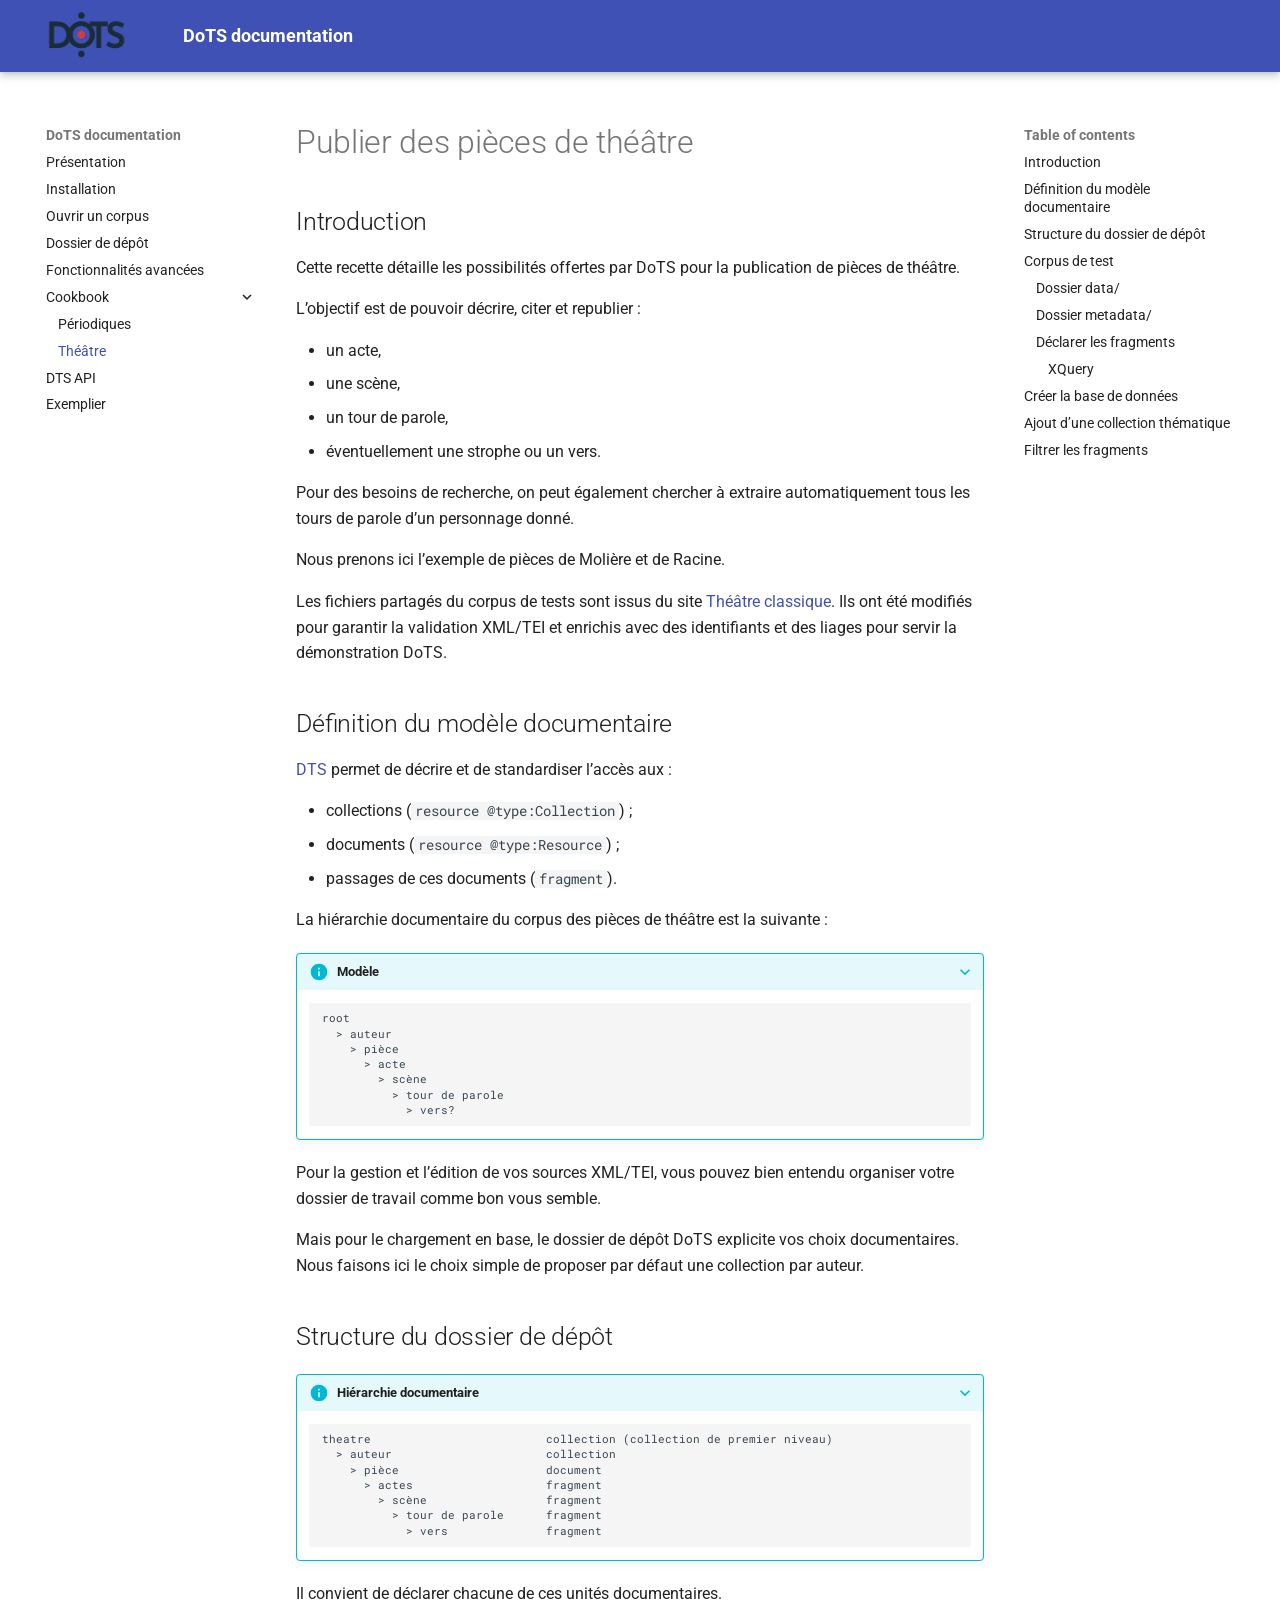
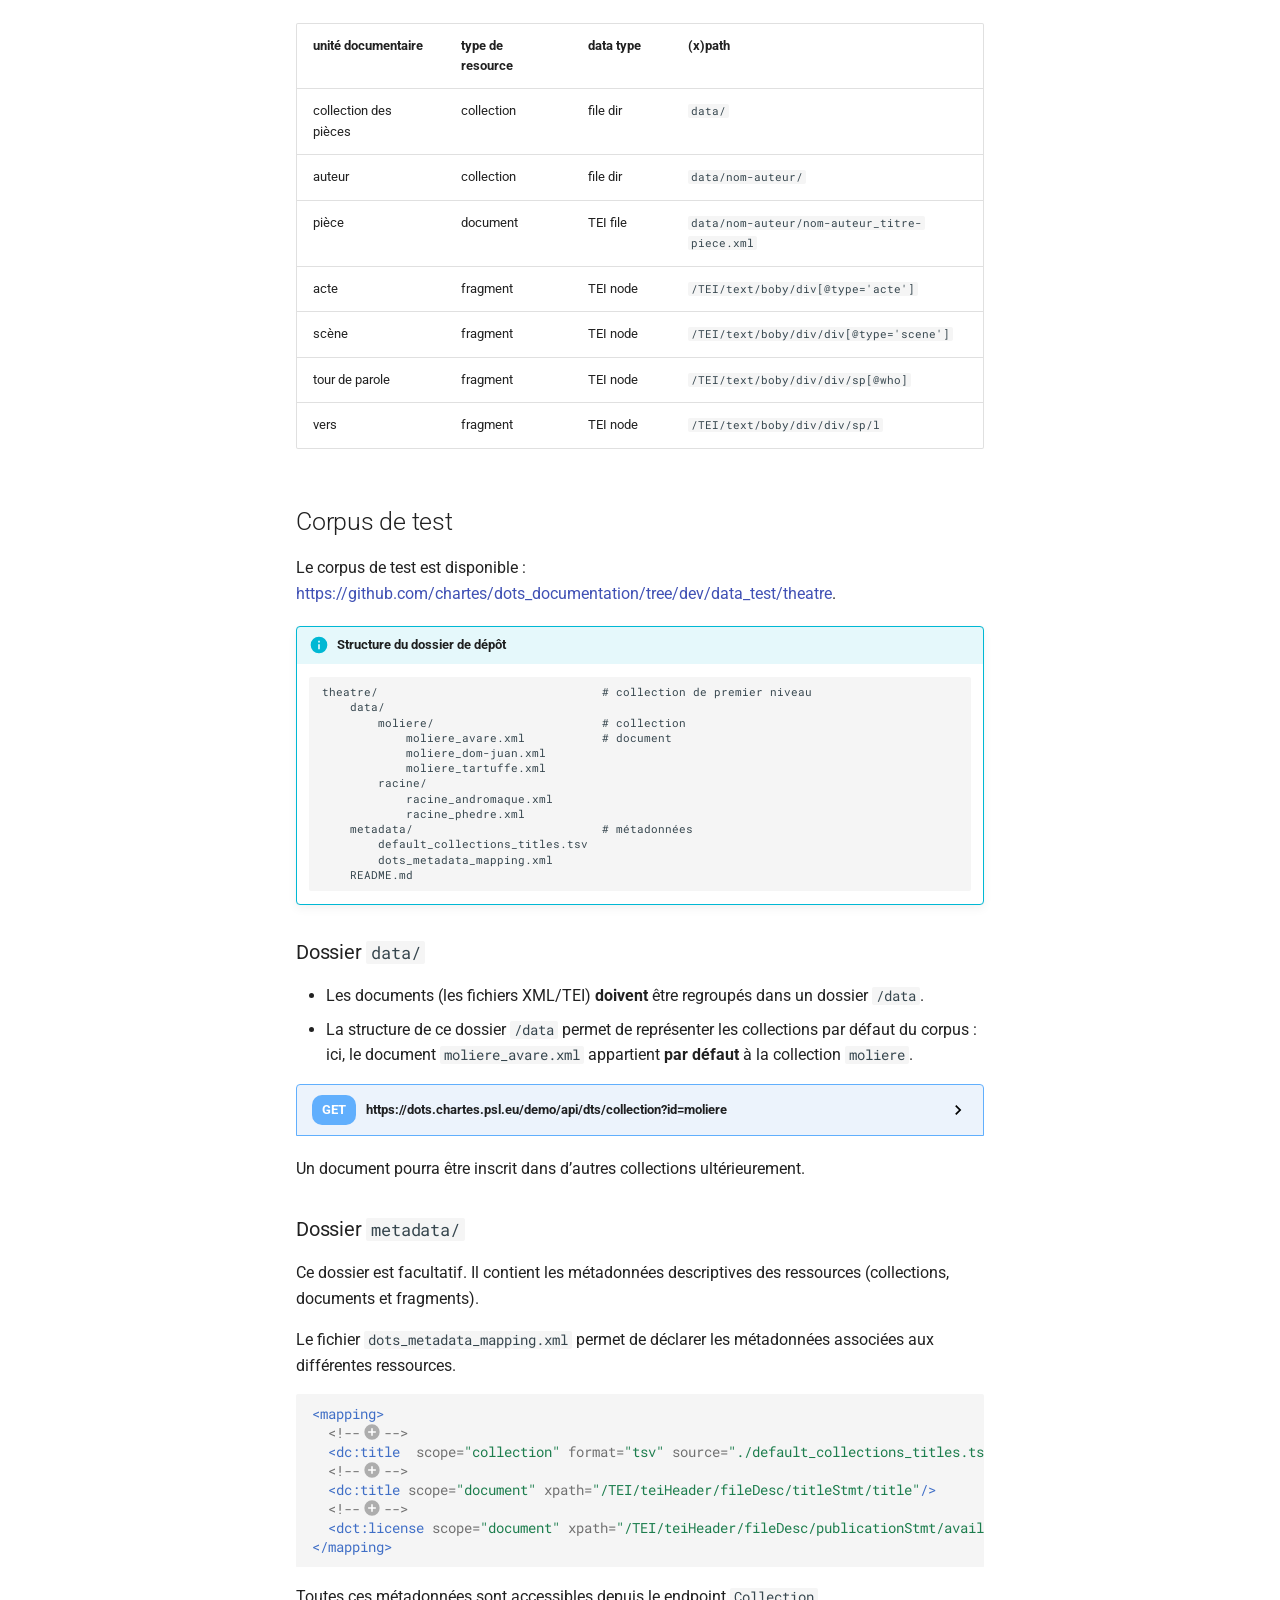
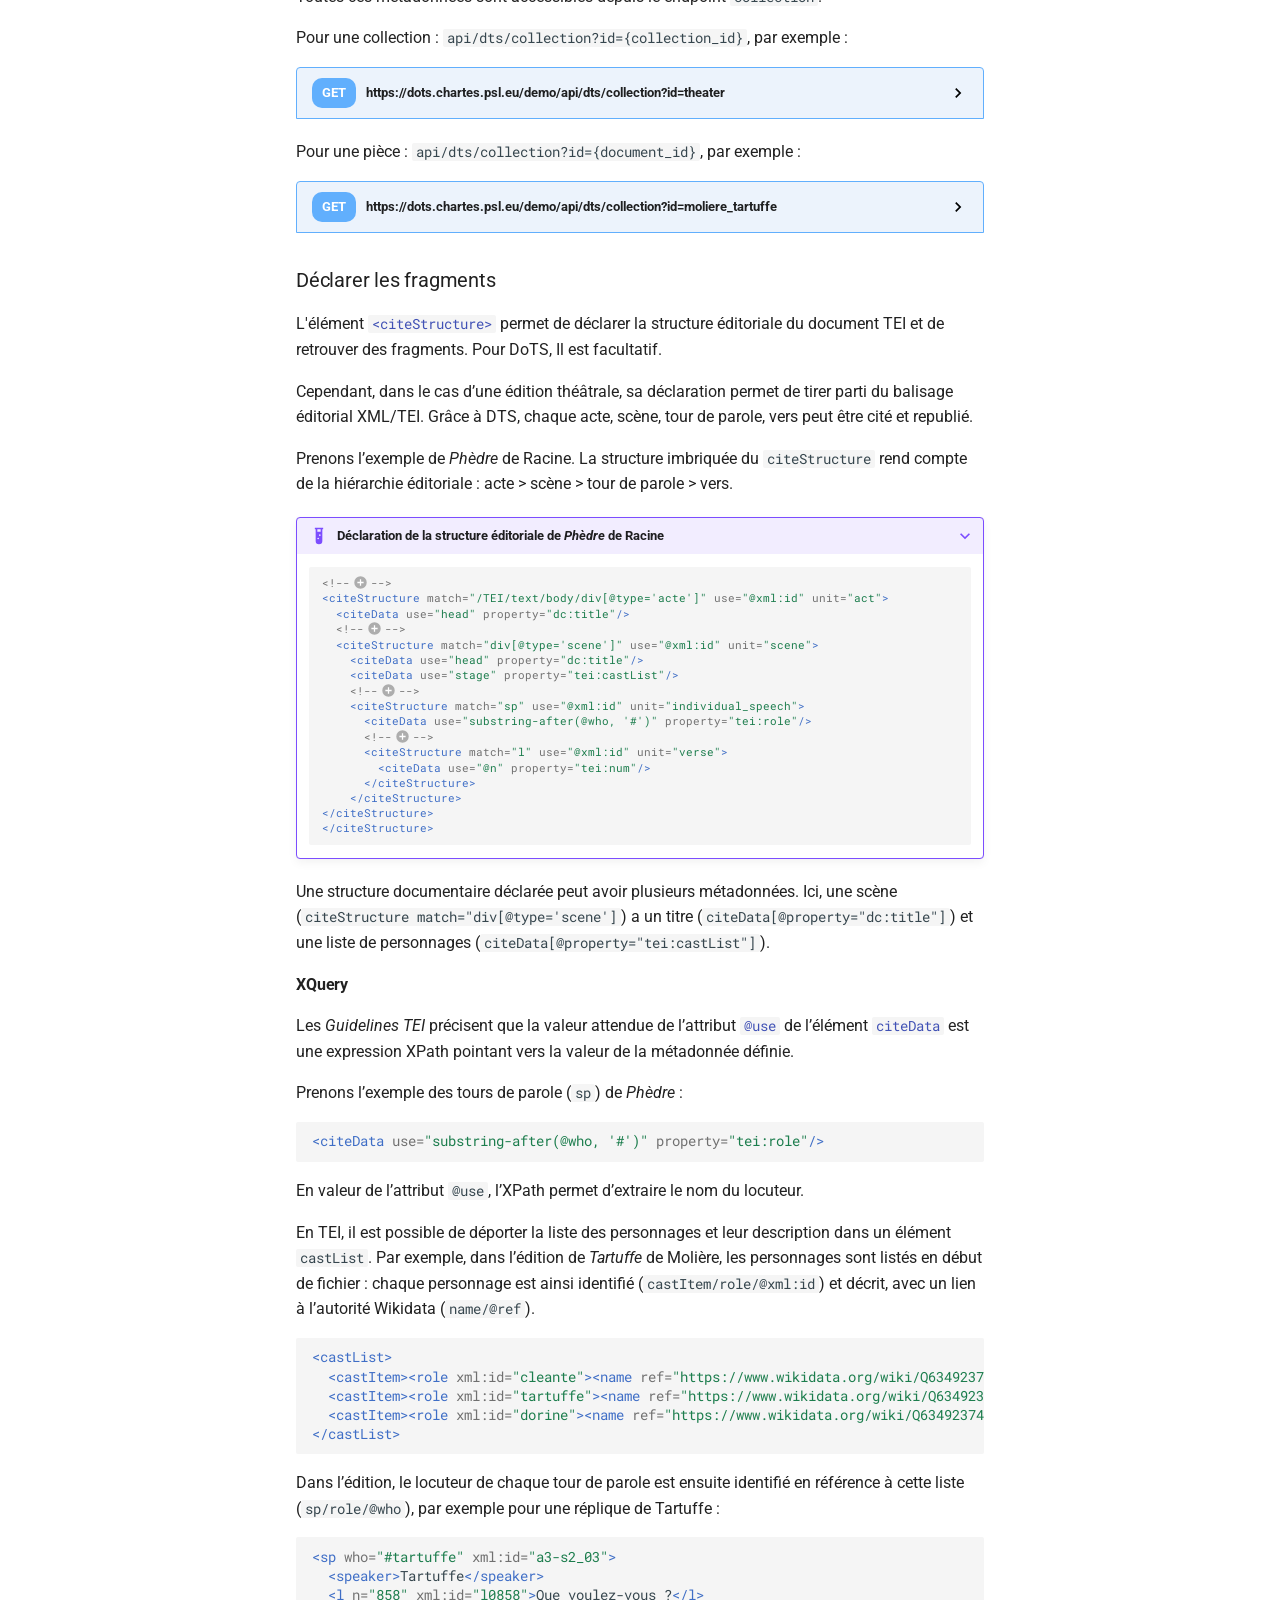
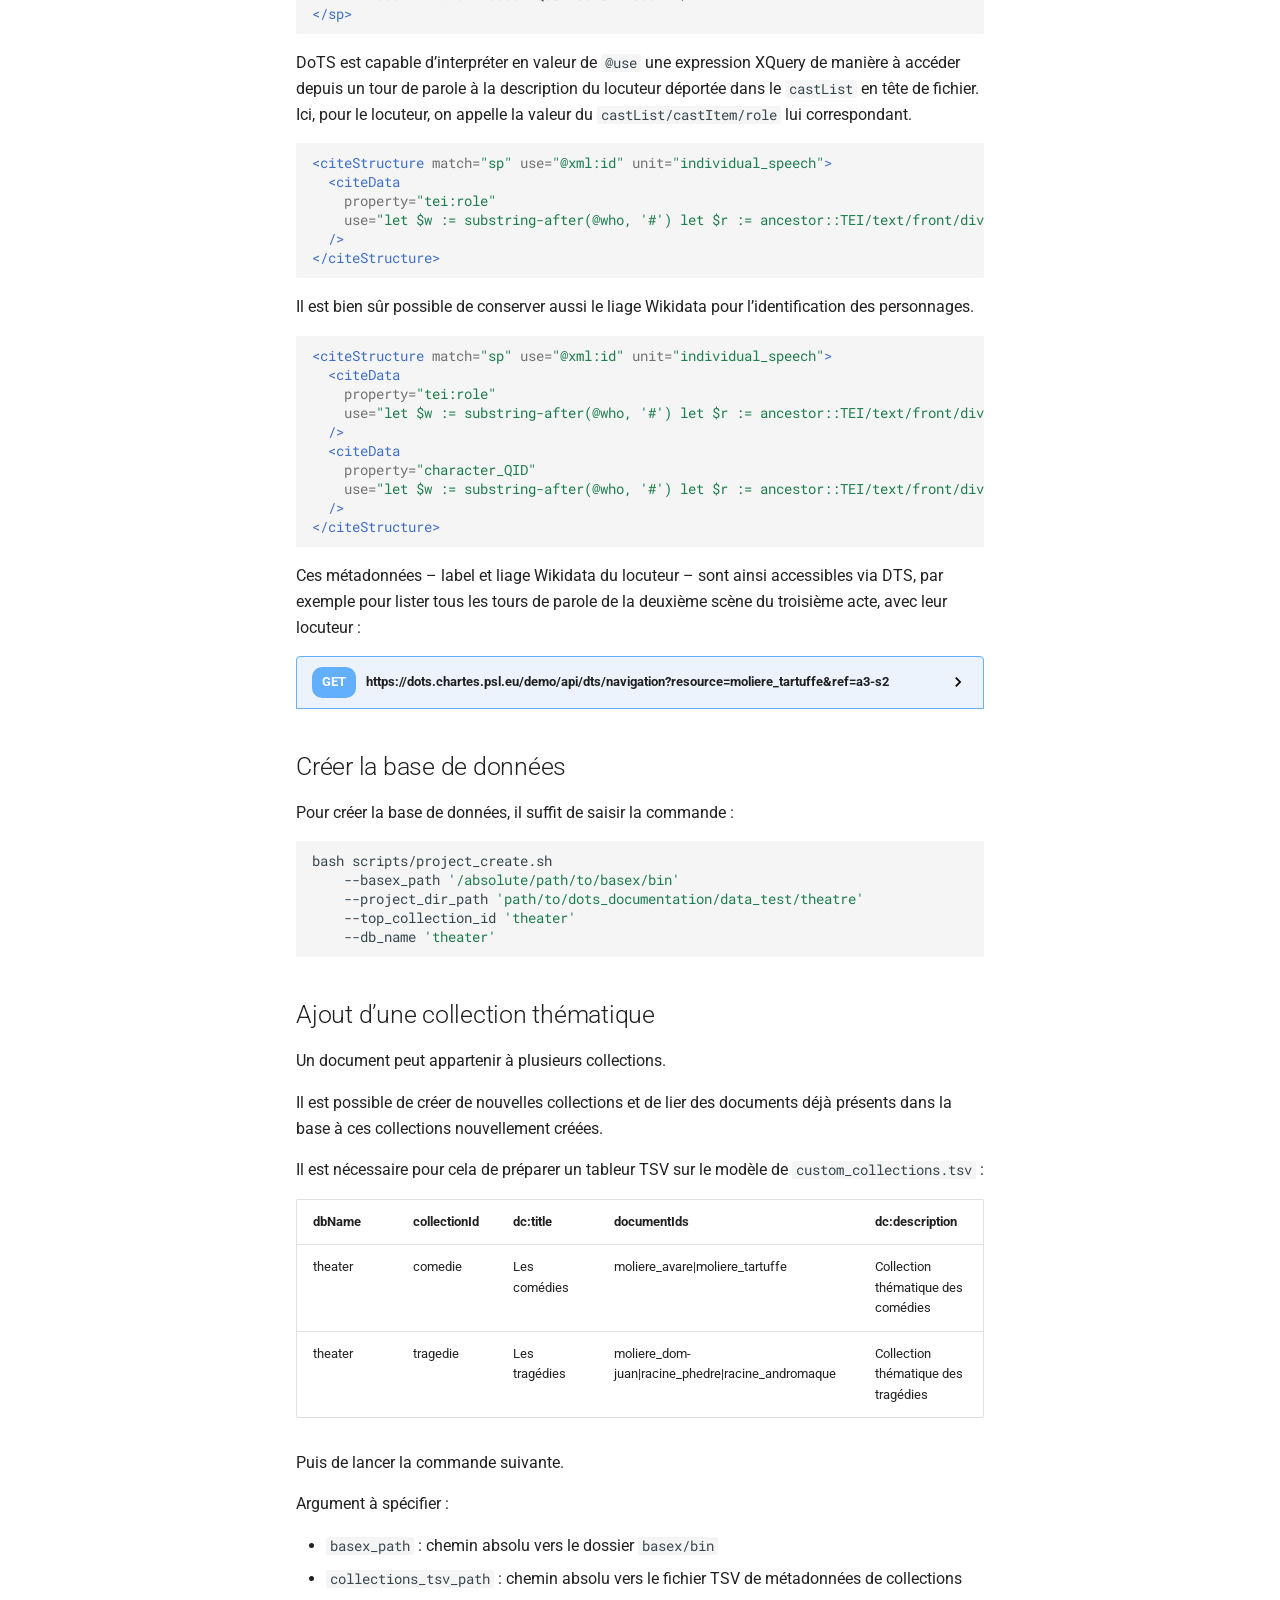
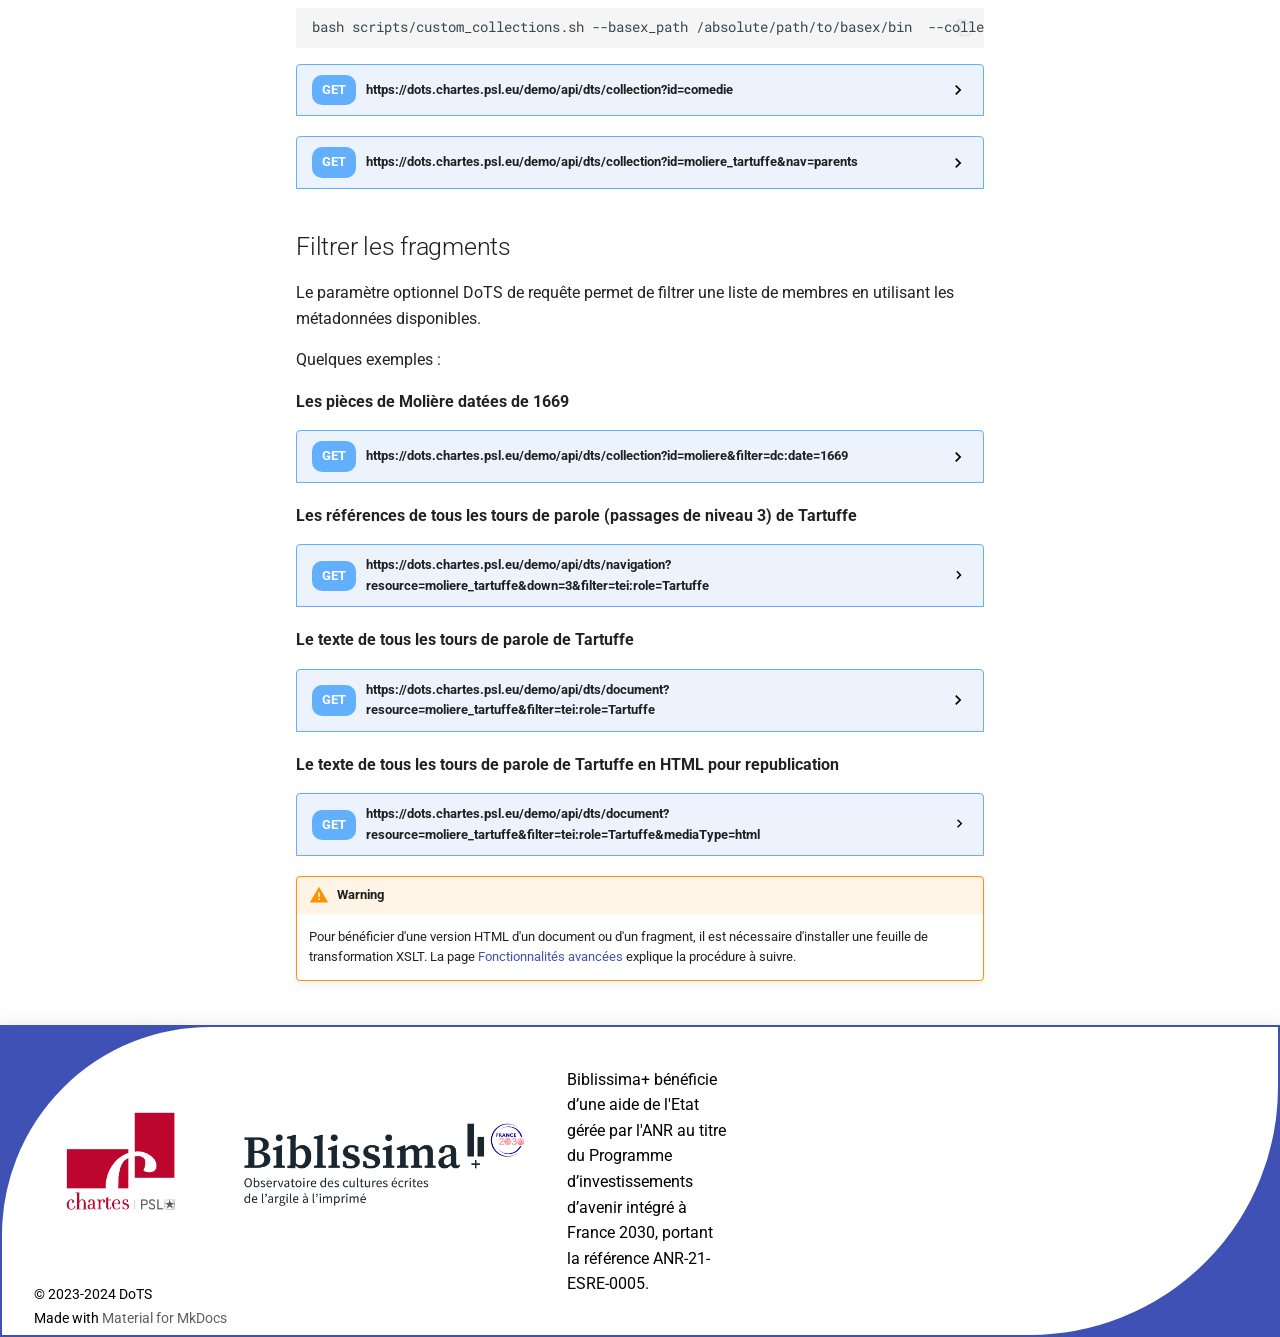
<file: cookbook/theater/index.html>
<!doctype html>
<html lang="en" class="no-js">
  <head>
    
      <meta charset="utf-8">
      <meta name="viewport" content="width=device-width,initial-scale=1">
      
      
      
        <link rel="canonical" href="https://dots-documentation.github.io/cookbook/theater/">
      
      
        <link rel="prev" href="../periodical/">
      
      
        <link rel="next" href="../../api/">
      
      
      <link rel="icon" href="../../assets/favicon-dots-circle.drawio.png">
      <meta name="generator" content="mkdocs-1.5.3, mkdocs-material-9.5.8">
    
    
      
        <title>Théâtre - DoTS documentation</title>
      
    
    
      <link rel="stylesheet" href="../../assets/stylesheets/main.f2e4d321.min.css">
      
      


    
    
      
    
    
      
        
        
        <link rel="preconnect" href="https://fonts.gstatic.com" crossorigin>
        <link rel="stylesheet" href="https://fonts.googleapis.com/css?family=Roboto:300,300i,400,400i,700,700i%7CRoboto+Mono:400,400i,700,700i&display=fallback">
        <style>:root{--md-text-font:"Roboto";--md-code-font:"Roboto Mono"}</style>
      
    
    
      <link rel="stylesheet" href="../../css/custom.css">
    
      <link rel="stylesheet" href="../../css/stackoverflow-light.min.css">
    
    <script>__md_scope=new URL("../..",location),__md_hash=e=>[...e].reduce((e,_)=>(e<<5)-e+_.charCodeAt(0),0),__md_get=(e,_=localStorage,t=__md_scope)=>JSON.parse(_.getItem(t.pathname+"."+e)),__md_set=(e,_,t=localStorage,a=__md_scope)=>{try{t.setItem(a.pathname+"."+e,JSON.stringify(_))}catch(e){}}</script>
    
      

    
    
    
  </head>
  
  
    <body dir="ltr">
  
    
    <input class="md-toggle" data-md-toggle="drawer" type="checkbox" id="__drawer" autocomplete="off">
    <input class="md-toggle" data-md-toggle="search" type="checkbox" id="__search" autocomplete="off">
    <label class="md-overlay" for="__drawer"></label>
    <div data-md-component="skip">
      
        
        <a href="#publier-des-pieces-de-theatre" class="md-skip">
          Skip to content
        </a>
      
    </div>
    <div data-md-component="announce">
      
    </div>
    
    
      

  

<header class="md-header md-header--shadow" data-md-component="header">
  <nav class="md-header__inner md-grid" aria-label="Header">
    <a href="../.." title="DoTS documentation" class="md-header__button md-logo" aria-label="DoTS documentation" data-md-component="logo">
      
  <img src="../../assets/dots-logo-retro.drawio.png" alt="logo">

    </a>
    <label class="md-header__button md-icon" for="__drawer">
      
      <svg xmlns="http://www.w3.org/2000/svg" viewBox="0 0 24 24"><path d="M3 6h18v2H3V6m0 5h18v2H3v-2m0 5h18v2H3v-2Z"/></svg>
    </label>
    <div class="md-header__title" data-md-component="header-title">
      <div class="md-header__ellipsis">
        <div class="md-header__topic">
          <span class="md-ellipsis">
            DoTS documentation
          </span>
        </div>
        <div class="md-header__topic" data-md-component="header-topic">
          <span class="md-ellipsis">
            
              Théâtre
            
          </span>
        </div>
      </div>
    </div>
    
    
      <script>var media,input,key,value,palette=__md_get("__palette");if(palette&&palette.color){"(prefers-color-scheme)"===palette.color.media&&(media=matchMedia("(prefers-color-scheme: light)"),input=document.querySelector(media.matches?"[data-md-color-media='(prefers-color-scheme: light)']":"[data-md-color-media='(prefers-color-scheme: dark)']"),palette.color.media=input.getAttribute("data-md-color-media"),palette.color.scheme=input.getAttribute("data-md-color-scheme"),palette.color.primary=input.getAttribute("data-md-color-primary"),palette.color.accent=input.getAttribute("data-md-color-accent"));for([key,value]of Object.entries(palette.color))document.body.setAttribute("data-md-color-"+key,value)}</script>
    
    
    
    
  </nav>
  
</header>
    
    <div class="md-container" data-md-component="container">
      
      
        
          
        
      
      <main class="md-main" data-md-component="main">
        <div class="md-main__inner md-grid">
          
            
              
              <div class="md-sidebar md-sidebar--primary" data-md-component="sidebar" data-md-type="navigation" >
                <div class="md-sidebar__scrollwrap">
                  <div class="md-sidebar__inner">
                    



<nav class="md-nav md-nav--primary" aria-label="Navigation" data-md-level="0">
  <label class="md-nav__title" for="__drawer">
    <a href="../.." title="DoTS documentation" class="md-nav__button md-logo" aria-label="DoTS documentation" data-md-component="logo">
      
  <img src="../../assets/dots-logo-retro.drawio.png" alt="logo">

    </a>
    DoTS documentation
  </label>
  
  <ul class="md-nav__list" data-md-scrollfix>
    
      
      
  
  
  
  
    <li class="md-nav__item">
      <a href="../.." class="md-nav__link">
        
  
  <span class="md-ellipsis">
    Présentation
  </span>
  

      </a>
    </li>
  

    
      
      
  
  
  
  
    <li class="md-nav__item">
      <a href="../../installation/" class="md-nav__link">
        
  
  <span class="md-ellipsis">
    Installation
  </span>
  

      </a>
    </li>
  

    
      
      
  
  
  
  
    <li class="md-nav__item">
      <a href="../../publishing-workflow/" class="md-nav__link">
        
  
  <span class="md-ellipsis">
    Ouvrir un corpus
  </span>
  

      </a>
    </li>
  

    
      
      
  
  
  
  
    <li class="md-nav__item">
      <a href="../../dots-project-folder/" class="md-nav__link">
        
  
  <span class="md-ellipsis">
    Dossier de dépôt
  </span>
  

      </a>
    </li>
  

    
      
      
  
  
  
  
    <li class="md-nav__item">
      <a href="../../advanced-rendering/" class="md-nav__link">
        
  
  <span class="md-ellipsis">
    Fonctionnalités avancées
  </span>
  

      </a>
    </li>
  

    
      
      
  
  
    
  
  
  
    
    
      
        
          
        
      
        
      
        
      
    
    
    
    
    <li class="md-nav__item md-nav__item--active md-nav__item--nested">
      
        
        
        
        <input class="md-nav__toggle md-toggle " type="checkbox" id="__nav_6" checked>
        
          
          
          <div class="md-nav__link md-nav__container">
            <a href="../" class="md-nav__link ">
              
  
  <span class="md-ellipsis">
    Cookbook
  </span>
  

            </a>
            
              
              <label class="md-nav__link " for="__nav_6" id="__nav_6_label" tabindex="0">
                <span class="md-nav__icon md-icon"></span>
              </label>
            
          </div>
        
        <nav class="md-nav" data-md-level="1" aria-labelledby="__nav_6_label" aria-expanded="true">
          <label class="md-nav__title" for="__nav_6">
            <span class="md-nav__icon md-icon"></span>
            Cookbook
          </label>
          <ul class="md-nav__list" data-md-scrollfix>
            
              
            
              
                
  
  
  
  
    <li class="md-nav__item">
      <a href="../periodical/" class="md-nav__link">
        
  
  <span class="md-ellipsis">
    Périodiques
  </span>
  

      </a>
    </li>
  

              
            
              
                
  
  
    
  
  
  
    <li class="md-nav__item md-nav__item--active">
      
      <input class="md-nav__toggle md-toggle" type="checkbox" id="__toc">
      
      
        
      
      
        <label class="md-nav__link md-nav__link--active" for="__toc">
          
  
  <span class="md-ellipsis">
    Théâtre
  </span>
  

          <span class="md-nav__icon md-icon"></span>
        </label>
      
      <a href="./" class="md-nav__link md-nav__link--active">
        
  
  <span class="md-ellipsis">
    Théâtre
  </span>
  

      </a>
      
        

<nav class="md-nav md-nav--secondary" aria-label="Table of contents">
  
  
  
    
  
  
    <label class="md-nav__title" for="__toc">
      <span class="md-nav__icon md-icon"></span>
      Table of contents
    </label>
    <ul class="md-nav__list" data-md-component="toc" data-md-scrollfix>
      
        <li class="md-nav__item">
  <a href="#introduction" class="md-nav__link">
    <span class="md-ellipsis">
      Introduction
    </span>
  </a>
  
</li>
      
        <li class="md-nav__item">
  <a href="#definition-du-modele-documentaire" class="md-nav__link">
    <span class="md-ellipsis">
      Définition du modèle documentaire
    </span>
  </a>
  
</li>
      
        <li class="md-nav__item">
  <a href="#structure-du-dossier-de-depot" class="md-nav__link">
    <span class="md-ellipsis">
      Structure du dossier de dépôt
    </span>
  </a>
  
</li>
      
        <li class="md-nav__item">
  <a href="#corpus-de-test" class="md-nav__link">
    <span class="md-ellipsis">
      Corpus de test
    </span>
  </a>
  
    <nav class="md-nav" aria-label="Corpus de test">
      <ul class="md-nav__list">
        
          <li class="md-nav__item">
  <a href="#dossier-data" class="md-nav__link">
    <span class="md-ellipsis">
      Dossier data/
    </span>
  </a>
  
</li>
        
          <li class="md-nav__item">
  <a href="#dossier-metadata" class="md-nav__link">
    <span class="md-ellipsis">
      Dossier metadata/
    </span>
  </a>
  
</li>
        
          <li class="md-nav__item">
  <a href="#declarer-les-fragments" class="md-nav__link">
    <span class="md-ellipsis">
      Déclarer les fragments
    </span>
  </a>
  
    <nav class="md-nav" aria-label="Déclarer les fragments">
      <ul class="md-nav__list">
        
          <li class="md-nav__item">
  <a href="#xquery" class="md-nav__link">
    <span class="md-ellipsis">
      XQuery
    </span>
  </a>
  
</li>
        
      </ul>
    </nav>
  
</li>
        
      </ul>
    </nav>
  
</li>
      
        <li class="md-nav__item">
  <a href="#creer-la-base-de-donnees" class="md-nav__link">
    <span class="md-ellipsis">
      Créer la base de données
    </span>
  </a>
  
</li>
      
        <li class="md-nav__item">
  <a href="#ajout-dune-collection-thematique" class="md-nav__link">
    <span class="md-ellipsis">
      Ajout d’une collection thématique
    </span>
  </a>
  
</li>
      
        <li class="md-nav__item">
  <a href="#filtrer-les-fragments" class="md-nav__link">
    <span class="md-ellipsis">
      Filtrer les fragments
    </span>
  </a>
  
</li>
      
    </ul>
  
</nav>
      
    </li>
  

              
            
          </ul>
        </nav>
      
    </li>
  

    
      
      
  
  
  
  
    <li class="md-nav__item">
      <a href="../../api/" class="md-nav__link">
        
  
  <span class="md-ellipsis">
    DTS API
  </span>
  

      </a>
    </li>
  

    
      
      
  
  
  
  
    <li class="md-nav__item">
      <a href="../../dts-requests-overview/" class="md-nav__link">
        
  
  <span class="md-ellipsis">
    Exemplier
  </span>
  

      </a>
    </li>
  

    
  </ul>
</nav>
                  </div>
                </div>
              </div>
            
            
              
              <div class="md-sidebar md-sidebar--secondary" data-md-component="sidebar" data-md-type="toc" >
                <div class="md-sidebar__scrollwrap">
                  <div class="md-sidebar__inner">
                    

<nav class="md-nav md-nav--secondary" aria-label="Table of contents">
  
  
  
    
  
  
    <label class="md-nav__title" for="__toc">
      <span class="md-nav__icon md-icon"></span>
      Table of contents
    </label>
    <ul class="md-nav__list" data-md-component="toc" data-md-scrollfix>
      
        <li class="md-nav__item">
  <a href="#introduction" class="md-nav__link">
    <span class="md-ellipsis">
      Introduction
    </span>
  </a>
  
</li>
      
        <li class="md-nav__item">
  <a href="#definition-du-modele-documentaire" class="md-nav__link">
    <span class="md-ellipsis">
      Définition du modèle documentaire
    </span>
  </a>
  
</li>
      
        <li class="md-nav__item">
  <a href="#structure-du-dossier-de-depot" class="md-nav__link">
    <span class="md-ellipsis">
      Structure du dossier de dépôt
    </span>
  </a>
  
</li>
      
        <li class="md-nav__item">
  <a href="#corpus-de-test" class="md-nav__link">
    <span class="md-ellipsis">
      Corpus de test
    </span>
  </a>
  
    <nav class="md-nav" aria-label="Corpus de test">
      <ul class="md-nav__list">
        
          <li class="md-nav__item">
  <a href="#dossier-data" class="md-nav__link">
    <span class="md-ellipsis">
      Dossier data/
    </span>
  </a>
  
</li>
        
          <li class="md-nav__item">
  <a href="#dossier-metadata" class="md-nav__link">
    <span class="md-ellipsis">
      Dossier metadata/
    </span>
  </a>
  
</li>
        
          <li class="md-nav__item">
  <a href="#declarer-les-fragments" class="md-nav__link">
    <span class="md-ellipsis">
      Déclarer les fragments
    </span>
  </a>
  
    <nav class="md-nav" aria-label="Déclarer les fragments">
      <ul class="md-nav__list">
        
          <li class="md-nav__item">
  <a href="#xquery" class="md-nav__link">
    <span class="md-ellipsis">
      XQuery
    </span>
  </a>
  
</li>
        
      </ul>
    </nav>
  
</li>
        
      </ul>
    </nav>
  
</li>
      
        <li class="md-nav__item">
  <a href="#creer-la-base-de-donnees" class="md-nav__link">
    <span class="md-ellipsis">
      Créer la base de données
    </span>
  </a>
  
</li>
      
        <li class="md-nav__item">
  <a href="#ajout-dune-collection-thematique" class="md-nav__link">
    <span class="md-ellipsis">
      Ajout d’une collection thématique
    </span>
  </a>
  
</li>
      
        <li class="md-nav__item">
  <a href="#filtrer-les-fragments" class="md-nav__link">
    <span class="md-ellipsis">
      Filtrer les fragments
    </span>
  </a>
  
</li>
      
    </ul>
  
</nav>
                  </div>
                </div>
              </div>
            
          
          
            <div class="md-content" data-md-component="content">
              <article class="md-content__inner md-typeset">
                
                  


<h1 id="publier-des-pieces-de-theatre">Publier des pièces de théâtre</h1>
<h2 id="introduction">Introduction</h2>
<p>Cette recette détaille les possibilités offertes par DoTS pour la publication de pièces de théâtre.</p>
<p>L’objectif est de pouvoir décrire, citer et republier :</p>
<ul>
<li>un acte,</li>
<li>une scène,</li>
<li>un tour de parole,</li>
<li>éventuellement une strophe ou un vers.</li>
</ul>
<p>Pour des besoins de recherche, on peut également chercher à extraire automatiquement tous les tours de parole d’un personnage donné.</p>
<p>Nous prenons ici l’exemple de pièces de Molière et de Racine.</p>
<p>Les fichiers partagés du corpus de tests sont issus du site <a target="_blank" href="https://www.theatre-classique.fr/">Théâtre classique</a>. Ils ont été modifiés pour garantir la validation XML/TEI et enrichis avec des identifiants et des liages pour servir la démonstration DoTS.</p>
<h2 id="definition-du-modele-documentaire">Définition du modèle documentaire</h2>
<p><a href="https://distributed-text-services.github.io/specifications/" target="_blank">DTS</a> permet de décrire et de standardiser l’accès aux :</p>
<ul>
<li>collections (<code>resource @type:Collection</code>) ;</li>
<li>documents (<code>resource @type:Resource</code>) ;</li>
<li>passages de ces documents (<code>fragment</code>).</li>
</ul>
<p>La hiérarchie documentaire du corpus des pièces de théâtre est la suivante :</p>
<details class="info" open="open">
<summary>Modèle</summary>
<div class="language-text highlight"><pre><span></span><code><span id="__span-0-1"><a id="__codelineno-0-1" name="__codelineno-0-1" href="#__codelineno-0-1"></a>root
</span><span id="__span-0-2"><a id="__codelineno-0-2" name="__codelineno-0-2" href="#__codelineno-0-2"></a>  &gt; auteur
</span><span id="__span-0-3"><a id="__codelineno-0-3" name="__codelineno-0-3" href="#__codelineno-0-3"></a>    &gt; pièce
</span><span id="__span-0-4"><a id="__codelineno-0-4" name="__codelineno-0-4" href="#__codelineno-0-4"></a>      &gt; acte
</span><span id="__span-0-5"><a id="__codelineno-0-5" name="__codelineno-0-5" href="#__codelineno-0-5"></a>        &gt; scène
</span><span id="__span-0-6"><a id="__codelineno-0-6" name="__codelineno-0-6" href="#__codelineno-0-6"></a>          &gt; tour de parole
</span><span id="__span-0-7"><a id="__codelineno-0-7" name="__codelineno-0-7" href="#__codelineno-0-7"></a>            &gt; vers?
</span></code></pre></div>
</details>
<p>Pour la gestion et l’édition de vos sources XML/TEI, vous pouvez bien entendu organiser votre dossier de travail comme bon vous semble.</p>
<p>Mais pour le chargement en base, le dossier de dépôt DoTS explicite vos choix documentaires. Nous faisons ici le choix simple de proposer par défaut une collection par auteur.</p>
<h2 id="structure-du-dossier-de-depot">Structure du dossier de dépôt</h2>
<details class="info" open="open">
<summary>Hiérarchie documentaire</summary>
<div class="language-text highlight"><pre><span></span><code><span id="__span-1-1"><a id="__codelineno-1-1" name="__codelineno-1-1" href="#__codelineno-1-1"></a>theatre                         collection (collection de premier niveau)
</span><span id="__span-1-2"><a id="__codelineno-1-2" name="__codelineno-1-2" href="#__codelineno-1-2"></a>  &gt; auteur                      collection
</span><span id="__span-1-3"><a id="__codelineno-1-3" name="__codelineno-1-3" href="#__codelineno-1-3"></a>    &gt; pièce                     document
</span><span id="__span-1-4"><a id="__codelineno-1-4" name="__codelineno-1-4" href="#__codelineno-1-4"></a>      &gt; actes                   fragment
</span><span id="__span-1-5"><a id="__codelineno-1-5" name="__codelineno-1-5" href="#__codelineno-1-5"></a>        &gt; scène                 fragment
</span><span id="__span-1-6"><a id="__codelineno-1-6" name="__codelineno-1-6" href="#__codelineno-1-6"></a>          &gt; tour de parole      fragment
</span><span id="__span-1-7"><a id="__codelineno-1-7" name="__codelineno-1-7" href="#__codelineno-1-7"></a>            &gt; vers              fragment
</span></code></pre></div>
</details>
<p>Il convient de déclarer chacune de ces unités documentaires.</p>
<table>
<thead>
<tr>
<th>unité documentaire</th>
<th>type de resource</th>
<th>data type</th>
<th>(x)path</th>
</tr>
</thead>
<tbody>
<tr>
<td>collection des pièces</td>
<td>collection</td>
<td>file dir</td>
<td><code>data/</code></td>
</tr>
<tr>
<td>auteur</td>
<td>collection</td>
<td>file dir</td>
<td><code>data/nom-auteur/</code></td>
</tr>
<tr>
<td>pièce</td>
<td>document</td>
<td>TEI file</td>
<td><code>data/nom-auteur/nom-auteur_titre-piece.xml</code></td>
</tr>
<tr>
<td>acte</td>
<td>fragment</td>
<td>TEI node</td>
<td><code>/TEI/text/boby/div[@type='acte']</code></td>
</tr>
<tr>
<td>scène</td>
<td>fragment</td>
<td>TEI node</td>
<td><code>/TEI/text/boby/div/div[@type='scene']</code></td>
</tr>
<tr>
<td>tour de parole</td>
<td>fragment</td>
<td>TEI node</td>
<td><code>/TEI/text/boby/div/div/sp[@who]</code></td>
</tr>
<tr>
<td>vers</td>
<td>fragment</td>
<td>TEI node</td>
<td><code>/TEI/text/boby/div/div/sp/l</code></td>
</tr>
</tbody>
</table>
<h2 id="corpus-de-test">Corpus de test</h2>
<p>Le corpus de test est disponible : <a href="https://github.com/chartes/dots_documentation/tree/dev/data_test/theatre" target="_blank">https://github.com/chartes/dots_documentation/tree/dev/data_test/theatre</a>.</p>
<div class="admonition info">
<p class="admonition-title">Structure du dossier de dépôt</p>
<div class="language-text highlight"><pre><span></span><code><span id="__span-2-1"><a id="__codelineno-2-1" name="__codelineno-2-1" href="#__codelineno-2-1"></a>theatre/                                # collection de premier niveau
</span><span id="__span-2-2"><a id="__codelineno-2-2" name="__codelineno-2-2" href="#__codelineno-2-2"></a>    data/
</span><span id="__span-2-3"><a id="__codelineno-2-3" name="__codelineno-2-3" href="#__codelineno-2-3"></a>        moliere/                        # collection
</span><span id="__span-2-4"><a id="__codelineno-2-4" name="__codelineno-2-4" href="#__codelineno-2-4"></a>            moliere_avare.xml           # document
</span><span id="__span-2-5"><a id="__codelineno-2-5" name="__codelineno-2-5" href="#__codelineno-2-5"></a>            moliere_dom-juan.xml
</span><span id="__span-2-6"><a id="__codelineno-2-6" name="__codelineno-2-6" href="#__codelineno-2-6"></a>            moliere_tartuffe.xml
</span><span id="__span-2-7"><a id="__codelineno-2-7" name="__codelineno-2-7" href="#__codelineno-2-7"></a>        racine/
</span><span id="__span-2-8"><a id="__codelineno-2-8" name="__codelineno-2-8" href="#__codelineno-2-8"></a>            racine_andromaque.xml
</span><span id="__span-2-9"><a id="__codelineno-2-9" name="__codelineno-2-9" href="#__codelineno-2-9"></a>            racine_phedre.xml
</span><span id="__span-2-10"><a id="__codelineno-2-10" name="__codelineno-2-10" href="#__codelineno-2-10"></a>    metadata/                           # métadonnées
</span><span id="__span-2-11"><a id="__codelineno-2-11" name="__codelineno-2-11" href="#__codelineno-2-11"></a>        default_collections_titles.tsv
</span><span id="__span-2-12"><a id="__codelineno-2-12" name="__codelineno-2-12" href="#__codelineno-2-12"></a>        dots_metadata_mapping.xml
</span><span id="__span-2-13"><a id="__codelineno-2-13" name="__codelineno-2-13" href="#__codelineno-2-13"></a>    README.md
</span></code></pre></div>
</div>
<h3 id="dossier-data">Dossier <code>data/</code></h3>
<ul>
<li>Les documents (les fichiers XML/TEI) <strong>doivent</strong> être regroupés dans un dossier <code>/data</code>.</li>
<li>La structure de ce dossier <code>/data</code> permet de représenter les collections par défaut du corpus : ici, le document <code>moliere_avare.xml</code> appartient <strong>par défaut</strong> à la collection <code>moliere</code>.</li>
</ul>
<div class="collapse-card" data-url="https://dots.chartes.psl.eu/demo/api/dts/collection?id=moliere" style="
border-color: #ECF3FC !important;
">
    <div class="card-header" style="
background-color: #ECF3FC !important;
border-color: #61AFFD !important;
border: 1px solid #61AFFD !important;
 !important;" onclick="toggleCollapse(this)">
        <span class="badge" style="
background-color: #61AFFD !important;
">GET</span>
        <span class="title-header">https://dots.chartes.psl.eu/demo/api/dts/collection?id=moliere</span>
        <span class="chevron" style="
color: #61AFFD !important;
background-color: #ECF3FC !important;
"></span>
    </div>
    <div class="card-body" style="
border-bottom: 1px solid #61AFFD !important;
border-left: 1px solid #61AFFD !important;
border-right: 1px solid #61AFFD !important;
">
    </div>
</div>

<p>Un document pourra être inscrit dans d’autres collections ultérieurement. </p>
<h3 id="dossier-metadata">Dossier <code>metadata/</code></h3>
<p>Ce dossier est facultatif. Il contient les métadonnées descriptives des ressources (collections, documents et fragments).</p>
<p>Le fichier <code>dots_metadata_mapping.xml</code> permet de déclarer les métadonnées associées aux différentes ressources.</p>
<div class="language-XML highlight"><pre><span></span><code><span id="__span-3-1"><a id="__codelineno-3-1" name="__codelineno-3-1" href="#__codelineno-3-1"></a><span class="nt">&lt;mapping&gt;</span>
</span><span id="__span-3-2"><a id="__codelineno-3-2" name="__codelineno-3-2" href="#__codelineno-3-2"></a><span class="w">  </span><span class="cm">&lt;!--(1)--&gt;</span>
</span><span id="__span-3-3"><a id="__codelineno-3-3" name="__codelineno-3-3" href="#__codelineno-3-3"></a><span class="w">  </span><span class="nt">&lt;dc:title</span><span class="w">  </span><span class="na">scope=</span><span class="s">&quot;collection&quot;</span><span class="w"> </span><span class="na">format=</span><span class="s">&quot;tsv&quot;</span><span class="w"> </span><span class="na">source=</span><span class="s">&quot;./default_collections_titles.tsv&quot;</span><span class="w"> </span><span class="na">resourceId=</span><span class="s">&quot;collection_id&quot;</span><span class="w"> </span><span class="na">value=</span><span class="s">&quot;title&quot;</span><span class="nt">/&gt;</span>
</span><span id="__span-3-4"><a id="__codelineno-3-4" name="__codelineno-3-4" href="#__codelineno-3-4"></a><span class="w">  </span><span class="cm">&lt;!--(2)--&gt;</span>
</span><span id="__span-3-5"><a id="__codelineno-3-5" name="__codelineno-3-5" href="#__codelineno-3-5"></a><span class="w">  </span><span class="nt">&lt;dc:title</span><span class="w"> </span><span class="na">scope=</span><span class="s">&quot;document&quot;</span><span class="w"> </span><span class="na">xpath=</span><span class="s">&quot;/TEI/teiHeader/fileDesc/titleStmt/title&quot;</span><span class="nt">/&gt;</span>
</span><span id="__span-3-6"><a id="__codelineno-3-6" name="__codelineno-3-6" href="#__codelineno-3-6"></a><span class="w">  </span><span class="cm">&lt;!--(3)--&gt;</span>
</span><span id="__span-3-7"><a id="__codelineno-3-7" name="__codelineno-3-7" href="#__codelineno-3-7"></a><span class="w">  </span><span class="nt">&lt;dct:license</span><span class="w"> </span><span class="na">scope=</span><span class="s">&quot;document&quot;</span><span class="w"> </span><span class="na">xpath=</span><span class="s">&quot;/TEI/teiHeader/fileDesc/publicationStmt/availability/licence/@target&quot;</span><span class="nt">/&gt;</span>
</span><span id="__span-3-8"><a id="__codelineno-3-8" name="__codelineno-3-8" href="#__codelineno-3-8"></a><span class="nt">&lt;/mapping&gt;</span>
</span></code></pre></div>
<ol>
<li>Les titres (<code>dc:title</code>) des collections (<code>@scope='collection'</code>) sont appelés (<code>@source</code>) depuis le tableur tsv <code>default_collections_titles.tsv</code>.</li>
<li>les titres (<code>dc:title</code>) des pièces (<code>@scope='document'</code>) sont inscrits dans les XML/TEI en valeur de <code>@xpath</code>.</li>
<li>idem pour les licences (<code>dct:license</code>), inscrites dans le <code>teiHeader</code> de chaque document.</li>
</ol>
<p>Toutes ces métadonnées sont accessibles depuis le endpoint <code>Collection</code>.</p>
<p>Pour une collection : <code>api/dts/collection?id={collection_id}</code>, par exemple :</p>
<div class="collapse-card" data-url="https://dots.chartes.psl.eu/demo/api/dts/collection?id=theater" style="
border-color: #ECF3FC !important;
">
    <div class="card-header" style="
background-color: #ECF3FC !important;
border-color: #61AFFD !important;
border: 1px solid #61AFFD !important;
 !important;" onclick="toggleCollapse(this)">
        <span class="badge" style="
background-color: #61AFFD !important;
">GET</span>
        <span class="title-header">https://dots.chartes.psl.eu/demo/api/dts/collection?id=theater</span>
        <span class="chevron" style="
color: #61AFFD !important;
background-color: #ECF3FC !important;
"></span>
    </div>
    <div class="card-body" style="
border-bottom: 1px solid #61AFFD !important;
border-left: 1px solid #61AFFD !important;
border-right: 1px solid #61AFFD !important;
">
    </div>
</div>

<p>Pour une pièce : <code>api/dts/collection?id={document_id}</code>, par exemple :</p>
<div class="collapse-card" data-url="https://dots.chartes.psl.eu/demo/api/dts/collection?id=moliere_tartuffe" style="
border-color: #ECF3FC !important;
">
    <div class="card-header" style="
background-color: #ECF3FC !important;
border-color: #61AFFD !important;
border: 1px solid #61AFFD !important;
 !important;" onclick="toggleCollapse(this)">
        <span class="badge" style="
background-color: #61AFFD !important;
">GET</span>
        <span class="title-header">https://dots.chartes.psl.eu/demo/api/dts/collection?id=moliere_tartuffe</span>
        <span class="chevron" style="
color: #61AFFD !important;
background-color: #ECF3FC !important;
"></span>
    </div>
    <div class="card-body" style="
border-bottom: 1px solid #61AFFD !important;
border-left: 1px solid #61AFFD !important;
border-right: 1px solid #61AFFD !important;
">
    </div>
</div>

<h3 id="declarer-les-fragments">Déclarer les fragments</h3>
<p>L'élément <a href="https://www.tei-c.org/release/doc/tei-p5-doc/fr/html/ref-citeStructure.html" target="_blank"><code>&lt;citeStructure&gt;</code></a> permet de déclarer la structure éditoriale du document TEI et de retrouver des fragments. Pour DoTS, Il est facultatif.</p>
<p>Cependant, dans le cas d’une édition théâtrale, sa déclaration permet de tirer parti du balisage éditorial XML/TEI. Grâce à DTS, chaque acte, scène, tour de parole, vers peut être cité et republié.</p>
<p>Prenons l’exemple de <em>Phèdre</em> de Racine. La structure imbriquée du <code>citeStructure</code> rend compte de la hiérarchie éditoriale : acte &gt; scène &gt; tour de parole &gt; vers.</p>
<details class="example" open="open">
<summary>Déclaration de la structure éditoriale de <em>Phèdre</em> de Racine</summary>
<div class="language-XML highlight"><pre><span></span><code><span id="__span-4-1"><a id="__codelineno-4-1" name="__codelineno-4-1" href="#__codelineno-4-1"></a><span class="cm">&lt;!--(1)--&gt;</span>
</span><span id="__span-4-2"><a id="__codelineno-4-2" name="__codelineno-4-2" href="#__codelineno-4-2"></a><span class="nt">&lt;citeStructure</span><span class="w"> </span><span class="na">match=</span><span class="s">&quot;/TEI/text/body/div[@type=&#39;acte&#39;]&quot;</span><span class="w"> </span><span class="na">use=</span><span class="s">&quot;@xml:id&quot;</span><span class="w"> </span><span class="na">unit=</span><span class="s">&quot;act&quot;</span><span class="nt">&gt;</span>
</span><span id="__span-4-3"><a id="__codelineno-4-3" name="__codelineno-4-3" href="#__codelineno-4-3"></a><span class="w">  </span><span class="nt">&lt;citeData</span><span class="w"> </span><span class="na">use=</span><span class="s">&quot;head&quot;</span><span class="w"> </span><span class="na">property=</span><span class="s">&quot;dc:title&quot;</span><span class="nt">/&gt;</span>
</span><span id="__span-4-4"><a id="__codelineno-4-4" name="__codelineno-4-4" href="#__codelineno-4-4"></a><span class="w">  </span><span class="cm">&lt;!--(2)--&gt;</span>
</span><span id="__span-4-5"><a id="__codelineno-4-5" name="__codelineno-4-5" href="#__codelineno-4-5"></a><span class="w">  </span><span class="nt">&lt;citeStructure</span><span class="w"> </span><span class="na">match=</span><span class="s">&quot;div[@type=&#39;scene&#39;]&quot;</span><span class="w"> </span><span class="na">use=</span><span class="s">&quot;@xml:id&quot;</span><span class="w"> </span><span class="na">unit=</span><span class="s">&quot;scene&quot;</span><span class="nt">&gt;</span>
</span><span id="__span-4-6"><a id="__codelineno-4-6" name="__codelineno-4-6" href="#__codelineno-4-6"></a><span class="w">    </span><span class="nt">&lt;citeData</span><span class="w"> </span><span class="na">use=</span><span class="s">&quot;head&quot;</span><span class="w"> </span><span class="na">property=</span><span class="s">&quot;dc:title&quot;</span><span class="nt">/&gt;</span>
</span><span id="__span-4-7"><a id="__codelineno-4-7" name="__codelineno-4-7" href="#__codelineno-4-7"></a><span class="w">    </span><span class="nt">&lt;citeData</span><span class="w"> </span><span class="na">use=</span><span class="s">&quot;stage&quot;</span><span class="w"> </span><span class="na">property=</span><span class="s">&quot;tei:castList&quot;</span><span class="nt">/&gt;</span>
</span><span id="__span-4-8"><a id="__codelineno-4-8" name="__codelineno-4-8" href="#__codelineno-4-8"></a><span class="w">    </span><span class="cm">&lt;!--(3)--&gt;</span>
</span><span id="__span-4-9"><a id="__codelineno-4-9" name="__codelineno-4-9" href="#__codelineno-4-9"></a><span class="w">    </span><span class="nt">&lt;citeStructure</span><span class="w"> </span><span class="na">match=</span><span class="s">&quot;sp&quot;</span><span class="w"> </span><span class="na">use=</span><span class="s">&quot;@xml:id&quot;</span><span class="w"> </span><span class="na">unit=</span><span class="s">&quot;individual_speech&quot;</span><span class="nt">&gt;</span>
</span><span id="__span-4-10"><a id="__codelineno-4-10" name="__codelineno-4-10" href="#__codelineno-4-10"></a><span class="w">      </span><span class="nt">&lt;citeData</span><span class="w"> </span><span class="na">use=</span><span class="s">&quot;substring-after(@who, &#39;#&#39;)&quot;</span><span class="w"> </span><span class="na">property=</span><span class="s">&quot;tei:role&quot;</span><span class="nt">/&gt;</span>
</span><span id="__span-4-11"><a id="__codelineno-4-11" name="__codelineno-4-11" href="#__codelineno-4-11"></a><span class="w">      </span><span class="cm">&lt;!--(4)--&gt;</span>
</span><span id="__span-4-12"><a id="__codelineno-4-12" name="__codelineno-4-12" href="#__codelineno-4-12"></a><span class="w">      </span><span class="nt">&lt;citeStructure</span><span class="w"> </span><span class="na">match=</span><span class="s">&quot;l&quot;</span><span class="w"> </span><span class="na">use=</span><span class="s">&quot;@xml:id&quot;</span><span class="w"> </span><span class="na">unit=</span><span class="s">&quot;verse&quot;</span><span class="nt">&gt;</span>
</span><span id="__span-4-13"><a id="__codelineno-4-13" name="__codelineno-4-13" href="#__codelineno-4-13"></a><span class="w">        </span><span class="nt">&lt;citeData</span><span class="w"> </span><span class="na">use=</span><span class="s">&quot;@n&quot;</span><span class="w"> </span><span class="na">property=</span><span class="s">&quot;tei:num&quot;</span><span class="nt">/&gt;</span>
</span><span id="__span-4-14"><a id="__codelineno-4-14" name="__codelineno-4-14" href="#__codelineno-4-14"></a><span class="w">      </span><span class="nt">&lt;/citeStructure&gt;</span>
</span><span id="__span-4-15"><a id="__codelineno-4-15" name="__codelineno-4-15" href="#__codelineno-4-15"></a><span class="w">    </span><span class="nt">&lt;/citeStructure&gt;</span>
</span><span id="__span-4-16"><a id="__codelineno-4-16" name="__codelineno-4-16" href="#__codelineno-4-16"></a><span class="nt">&lt;/citeStructure&gt;</span>
</span><span id="__span-4-17"><a id="__codelineno-4-17" name="__codelineno-4-17" href="#__codelineno-4-17"></a><span class="nt">&lt;/citeStructure&gt;</span>
</span></code></pre></div>
<ol>
<li>Un acte correspond (<code>@match</code>) à chaque <code>div[@type='acte']</code>. Il est identifié (<code>@use</code>) grâce aux <code>@xml:id</code> de ces <code>div</code>. Son titre (<code>citeData[@property='dc:title']</code> correspond (<code>@use</code>) à la valeur de son élément <code>head</code>. Un acte contient des scènes.</li>
<li>Une scène correspond (<code>@match</code>) à chaque <code>div[@type='scene']</code>. Elle est identifiée (<code>@use</code>) grâce aux <code>@xml:id</code> de ces <code>div</code>. Son titre (<code>citeData[@property='dc:title']</code> correspond (<code>@use</code>) à la valeur de son élément <code>head</code>. Ici, on extrait aussi la liste des personnages impliqués (<code>citeData[@property='tei:castList']</code>). Une scène contient des tours de parole.</li>
<li>Un tour de parole correspond (<code>@match</code>) à chaque <code>sp</code>. Il est identifié (<code>@use</code>) grâce aux <code>@xml:id</code> de ces <code>sp</code>. Pas de titre, mais un locuteur (<code>citeData[@property='tei:role']</code>). Un tour de parole contient des vers.</li>
<li>Un vers correspond (<code>@match</code>) à chaque <code>l</code>. Il est identifié (<code>@use</code>) grâce aux <code>@xml:id</code> de ces <code>l</code>. Son numéro (<code>citeData[@property='tei:num']</code> correspond (<code>@use</code>) à la valeur de son attribut <code>@n</code>.</li>
</ol>
</details>
<p>Une structure documentaire déclarée peut avoir plusieurs métadonnées. Ici, une scène (<code>citeStructure match="div[@type='scene']</code>) a un titre (<code>citeData[@property="dc:title"]</code>) et une liste de personnages (<code>citeData[@property="tei:castList"]</code>).</p>
<h4 id="xquery">XQuery</h4>
<p>Les <em>Guidelines TEI</em> précisent que la valeur attendue de l’attribut <a target="_blank" href="https://www.tei-c.org/release/doc/tei-p5-doc/en/html/ref-att.citeStructurePart.html"><code>@use</code></a> de l’élément <a target="_blank" href="https://www.tei-c.org/release/doc/tei-p5-doc/en/html/ref-citeData.html"><code>citeData</code></a> est une expression XPath pointant vers la valeur de la métadonnée définie.</p>
<p>Prenons l’exemple des tours de parole (<code>sp</code>) de <em>Phèdre</em> :</p>
<div class="language-XML highlight"><pre><span></span><code><span id="__span-5-1"><a id="__codelineno-5-1" name="__codelineno-5-1" href="#__codelineno-5-1"></a><span class="nt">&lt;citeData</span><span class="w"> </span><span class="na">use=</span><span class="s">&quot;substring-after(@who, &#39;#&#39;)&quot;</span><span class="w"> </span><span class="na">property=</span><span class="s">&quot;tei:role&quot;</span><span class="nt">/&gt;</span>
</span></code></pre></div>
<p>En valeur de l’attribut <code>@use</code>, l’XPath permet d’extraire le nom du locuteur.</p>
<p>En TEI, il est possible de déporter la liste des personnages et leur description dans un élément <code>castList</code>. Par exemple, dans l’édition de <em>Tartuffe</em> de Molière, les personnages sont listés en début de fichier : chaque personnage est ainsi identifié (<code>castItem/role/@xml:id</code>) et décrit, avec un lien à l’autorité Wikidata (<code>name/@ref</code>).</p>
<div class="language-XML highlight"><pre><span></span><code><span id="__span-6-1"><a id="__codelineno-6-1" name="__codelineno-6-1" href="#__codelineno-6-1"></a><span class="nt">&lt;castList&gt;</span>
</span><span id="__span-6-2"><a id="__codelineno-6-2" name="__codelineno-6-2" href="#__codelineno-6-2"></a><span class="w">  </span><span class="nt">&lt;castItem&gt;&lt;role</span><span class="w"> </span><span class="na">xml:id=</span><span class="s">&quot;cleante&quot;</span><span class="nt">&gt;&lt;name</span><span class="w"> </span><span class="na">ref=</span><span class="s">&quot;https://www.wikidata.org/wiki/Q63492377&quot;</span><span class="nt">&gt;</span>Cléante<span class="nt">&lt;/name&gt;&lt;/role&gt;</span>,<span class="w"> </span>Beau-frère<span class="w"> </span>d’Orgon.<span class="nt">&lt;/castItem&gt;</span>
</span><span id="__span-6-3"><a id="__codelineno-6-3" name="__codelineno-6-3" href="#__codelineno-6-3"></a><span class="w">  </span><span class="nt">&lt;castItem&gt;&lt;role</span><span class="w"> </span><span class="na">xml:id=</span><span class="s">&quot;tartuffe&quot;</span><span class="nt">&gt;&lt;name</span><span class="w"> </span><span class="na">ref=</span><span class="s">&quot;https://www.wikidata.org/wiki/Q63492366&quot;</span><span class="nt">&gt;</span>Tartuffe<span class="nt">&lt;/name&gt;&lt;/role&gt;</span>,<span class="w"> </span>Faux<span class="w"> </span>Dévot.<span class="nt">&lt;/castItem&gt;</span>
</span><span id="__span-6-4"><a id="__codelineno-6-4" name="__codelineno-6-4" href="#__codelineno-6-4"></a><span class="w">  </span><span class="nt">&lt;castItem&gt;&lt;role</span><span class="w"> </span><span class="na">xml:id=</span><span class="s">&quot;dorine&quot;</span><span class="nt">&gt;&lt;name</span><span class="w"> </span><span class="na">ref=</span><span class="s">&quot;https://www.wikidata.org/wiki/Q63492374&quot;</span><span class="nt">&gt;</span>Dorine<span class="nt">&lt;/name&gt;&lt;/role&gt;</span>,<span class="w"> </span>Suivante<span class="w"> </span>de<span class="w"> </span>Mariane.<span class="nt">&lt;/castItem&gt;</span>
</span><span id="__span-6-5"><a id="__codelineno-6-5" name="__codelineno-6-5" href="#__codelineno-6-5"></a><span class="nt">&lt;/castList&gt;</span>
</span></code></pre></div>
<p>Dans l’édition, le locuteur de chaque tour de parole est ensuite identifié en référence à cette liste (<code>sp/role/@who</code>), par exemple pour une réplique de Tartuffe :</p>
<div class="language-XML highlight"><pre><span></span><code><span id="__span-7-1"><a id="__codelineno-7-1" name="__codelineno-7-1" href="#__codelineno-7-1"></a><span class="nt">&lt;sp</span><span class="w"> </span><span class="na">who=</span><span class="s">&quot;#tartuffe&quot;</span><span class="w"> </span><span class="na">xml:id=</span><span class="s">&quot;a3-s2_03&quot;</span><span class="nt">&gt;</span>
</span><span id="__span-7-2"><a id="__codelineno-7-2" name="__codelineno-7-2" href="#__codelineno-7-2"></a><span class="w">  </span><span class="nt">&lt;speaker&gt;</span>Tartuffe<span class="nt">&lt;/speaker&gt;</span>
</span><span id="__span-7-3"><a id="__codelineno-7-3" name="__codelineno-7-3" href="#__codelineno-7-3"></a><span class="w">  </span><span class="nt">&lt;l</span><span class="w"> </span><span class="na">n=</span><span class="s">&quot;858&quot;</span><span class="w"> </span><span class="na">xml:id=</span><span class="s">&quot;l0858&quot;</span><span class="nt">&gt;</span>Que<span class="w"> </span>voulez-vous<span class="w"> </span>?<span class="nt">&lt;/l&gt;</span>
</span><span id="__span-7-4"><a id="__codelineno-7-4" name="__codelineno-7-4" href="#__codelineno-7-4"></a><span class="nt">&lt;/sp&gt;</span>
</span></code></pre></div>
<p>DoTS est capable d’interpréter en valeur de <code>@use</code> une expression XQuery de manière à accéder depuis un tour de parole à la description du locuteur déportée dans le <code>castList</code> en tête de fichier. Ici, pour le locuteur, on appelle la valeur du <code>castList/castItem/role</code> lui correspondant.</p>
<div class="language-XML highlight"><pre><span></span><code><span id="__span-8-1"><a id="__codelineno-8-1" name="__codelineno-8-1" href="#__codelineno-8-1"></a><span class="nt">&lt;citeStructure</span><span class="w"> </span><span class="na">match=</span><span class="s">&quot;sp&quot;</span><span class="w"> </span><span class="na">use=</span><span class="s">&quot;@xml:id&quot;</span><span class="w"> </span><span class="na">unit=</span><span class="s">&quot;individual_speech&quot;</span><span class="nt">&gt;</span>
</span><span id="__span-8-2"><a id="__codelineno-8-2" name="__codelineno-8-2" href="#__codelineno-8-2"></a><span class="w">  </span><span class="nt">&lt;citeData</span>
</span><span id="__span-8-3"><a id="__codelineno-8-3" name="__codelineno-8-3" href="#__codelineno-8-3"></a><span class="w">    </span><span class="na">property=</span><span class="s">&quot;tei:role&quot;</span>
</span><span id="__span-8-4"><a id="__codelineno-8-4" name="__codelineno-8-4" href="#__codelineno-8-4"></a><span class="w">    </span><span class="na">use=</span><span class="s">&quot;let $w := substring-after(@who, &#39;#&#39;) let $r := ancestor::TEI/text/front/div/castList/castItem/role[@xml:id = $w] return $r&quot;</span>
</span><span id="__span-8-5"><a id="__codelineno-8-5" name="__codelineno-8-5" href="#__codelineno-8-5"></a><span class="w">  </span><span class="nt">/&gt;</span>
</span><span id="__span-8-6"><a id="__codelineno-8-6" name="__codelineno-8-6" href="#__codelineno-8-6"></a><span class="nt">&lt;/citeStructure&gt;</span>
</span></code></pre></div>
<p>Il est bien sûr possible de conserver aussi le liage Wikidata pour l’identification des personnages.</p>
<div class="language-XML highlight"><pre><span></span><code><span id="__span-9-1"><a id="__codelineno-9-1" name="__codelineno-9-1" href="#__codelineno-9-1"></a><span class="nt">&lt;citeStructure</span><span class="w"> </span><span class="na">match=</span><span class="s">&quot;sp&quot;</span><span class="w"> </span><span class="na">use=</span><span class="s">&quot;@xml:id&quot;</span><span class="w"> </span><span class="na">unit=</span><span class="s">&quot;individual_speech&quot;</span><span class="nt">&gt;</span>
</span><span id="__span-9-2"><a id="__codelineno-9-2" name="__codelineno-9-2" href="#__codelineno-9-2"></a><span class="w">  </span><span class="nt">&lt;citeData</span>
</span><span id="__span-9-3"><a id="__codelineno-9-3" name="__codelineno-9-3" href="#__codelineno-9-3"></a><span class="w">    </span><span class="na">property=</span><span class="s">&quot;tei:role&quot;</span>
</span><span id="__span-9-4"><a id="__codelineno-9-4" name="__codelineno-9-4" href="#__codelineno-9-4"></a><span class="w">    </span><span class="na">use=</span><span class="s">&quot;let $w := substring-after(@who, &#39;#&#39;) let $r := ancestor::TEI/text/front/div/castList/castItem/role[@xml:id = $w] return $r&quot;</span>
</span><span id="__span-9-5"><a id="__codelineno-9-5" name="__codelineno-9-5" href="#__codelineno-9-5"></a><span class="w">  </span><span class="nt">/&gt;</span>
</span><span id="__span-9-6"><a id="__codelineno-9-6" name="__codelineno-9-6" href="#__codelineno-9-6"></a><span class="w">  </span><span class="nt">&lt;citeData</span>
</span><span id="__span-9-7"><a id="__codelineno-9-7" name="__codelineno-9-7" href="#__codelineno-9-7"></a><span class="w">    </span><span class="na">property=</span><span class="s">&quot;character_QID&quot;</span>
</span><span id="__span-9-8"><a id="__codelineno-9-8" name="__codelineno-9-8" href="#__codelineno-9-8"></a><span class="w">    </span><span class="na">use=</span><span class="s">&quot;let $w := substring-after(@who, &#39;#&#39;) let $r := ancestor::TEI/text/front/div/castList/castItem/role[@xml:id = $w]/name/@ref return $r&quot;</span>
</span><span id="__span-9-9"><a id="__codelineno-9-9" name="__codelineno-9-9" href="#__codelineno-9-9"></a><span class="w">  </span><span class="nt">/&gt;</span>
</span><span id="__span-9-10"><a id="__codelineno-9-10" name="__codelineno-9-10" href="#__codelineno-9-10"></a><span class="nt">&lt;/citeStructure&gt;</span>
</span></code></pre></div>
<p>Ces métadonnées – label et liage Wikidata du locuteur – sont ainsi accessibles via DTS, par exemple pour lister tous les tours de parole de la deuxième scène du troisième acte, avec leur locuteur :</p>
<div class="collapse-card" data-url="https://dots.chartes.psl.eu/demo/api/dts/navigation?resource=moliere_tartuffe&ref=a3-s2" style="
border-color: #ECF3FC !important;
">
    <div class="card-header" style="
background-color: #ECF3FC !important;
border-color: #61AFFD !important;
border: 1px solid #61AFFD !important;
 !important;" onclick="toggleCollapse(this)">
        <span class="badge" style="
background-color: #61AFFD !important;
">GET</span>
        <span class="title-header">https://dots.chartes.psl.eu/demo/api/dts/navigation?resource=moliere_tartuffe&ref=a3-s2</span>
        <span class="chevron" style="
color: #61AFFD !important;
background-color: #ECF3FC !important;
"></span>
    </div>
    <div class="card-body" style="
border-bottom: 1px solid #61AFFD !important;
border-left: 1px solid #61AFFD !important;
border-right: 1px solid #61AFFD !important;
">
    </div>
</div>

<h2 id="creer-la-base-de-donnees">Créer la base de données</h2>
<p>Pour créer la base de données, il suffit de saisir la commande :</p>
<div class="language-bash highlight"><pre><span></span><code><span id="__span-10-1"><a id="__codelineno-10-1" name="__codelineno-10-1" href="#__codelineno-10-1"></a>bash<span class="w"> </span>scripts/project_create.sh
</span><span id="__span-10-2"><a id="__codelineno-10-2" name="__codelineno-10-2" href="#__codelineno-10-2"></a><span class="w">    </span>--basex_path<span class="w"> </span><span class="s1">&#39;/absolute/path/to/basex/bin&#39;</span>
</span><span id="__span-10-3"><a id="__codelineno-10-3" name="__codelineno-10-3" href="#__codelineno-10-3"></a><span class="w">    </span>--project_dir_path<span class="w"> </span><span class="s1">&#39;path/to/dots_documentation/data_test/theatre&#39;</span>
</span><span id="__span-10-4"><a id="__codelineno-10-4" name="__codelineno-10-4" href="#__codelineno-10-4"></a><span class="w">    </span>--top_collection_id<span class="w"> </span><span class="s1">&#39;theater&#39;</span>
</span><span id="__span-10-5"><a id="__codelineno-10-5" name="__codelineno-10-5" href="#__codelineno-10-5"></a><span class="w">    </span>--db_name<span class="w"> </span><span class="s1">&#39;theater&#39;</span>
</span></code></pre></div>
<h2 id="ajout-dune-collection-thematique">Ajout d’une collection thématique</h2>
<p>Un document peut appartenir à plusieurs collections.</p>
<p>Il est possible de créer de nouvelles collections et de lier des documents déjà présents dans la base à ces collections nouvellement créées.</p>
<p>Il est nécessaire pour cela de préparer un tableur TSV sur le modèle de <code>custom_collections.tsv</code> :</p>
<table>
<thead>
<tr>
<th>dbName</th>
<th>collectionId</th>
<th>dc:title</th>
<th>documentIds</th>
<th>dc:description</th>
</tr>
</thead>
<tbody>
<tr>
<td>theater</td>
<td>comedie</td>
<td>Les comédies</td>
<td>moliere_avare|moliere_tartuffe</td>
<td>Collection thématique des comédies</td>
</tr>
<tr>
<td>theater</td>
<td>tragedie</td>
<td>Les tragédies</td>
<td>moliere_dom-juan|racine_phedre|racine_andromaque</td>
<td>Collection thématique des tragédies</td>
</tr>
</tbody>
</table>
<p>Puis de lancer la commande suivante.</p>
<p>Argument à spécifier :</p>
<ul>
<li><code>basex_path</code> : chemin absolu vers le dossier <code>basex/bin</code> </li>
<li><code>collections_tsv_path</code> : chemin absolu vers le fichier TSV de métadonnées de collections</li>
</ul>
<div class="language-Bash copy highlight"><pre><span></span><code><span id="__span-11-1"><a id="__codelineno-11-1" name="__codelineno-11-1" href="#__codelineno-11-1"></a>bash<span class="w"> </span>scripts/custom_collections.sh<span class="w"> </span>--basex_path<span class="w"> </span>/absolute/path/to/basex/bin<span class="w">  </span>--collections_tsv_path<span class="w"> </span>path/to/tsv/file
</span></code></pre></div>
<div class="collapse-card" data-url="https://dots.chartes.psl.eu/demo/api/dts/collection?id=comedie" style="
border-color: #ECF3FC !important;
">
    <div class="card-header" style="
background-color: #ECF3FC !important;
border-color: #61AFFD !important;
border: 1px solid #61AFFD !important;
 !important;" onclick="toggleCollapse(this)">
        <span class="badge" style="
background-color: #61AFFD !important;
">GET</span>
        <span class="title-header">https://dots.chartes.psl.eu/demo/api/dts/collection?id=comedie</span>
        <span class="chevron" style="
color: #61AFFD !important;
background-color: #ECF3FC !important;
"></span>
    </div>
    <div class="card-body" style="
border-bottom: 1px solid #61AFFD !important;
border-left: 1px solid #61AFFD !important;
border-right: 1px solid #61AFFD !important;
">
    </div>
</div>

<div class="collapse-card" data-url="https://dots.chartes.psl.eu/demo/api/dts/collection?id=moliere_tartuffe&nav=parents" style="
border-color: #ECF3FC !important;
">
    <div class="card-header" style="
background-color: #ECF3FC !important;
border-color: #61AFFD !important;
border: 1px solid #61AFFD !important;
 !important;" onclick="toggleCollapse(this)">
        <span class="badge" style="
background-color: #61AFFD !important;
">GET</span>
        <span class="title-header">https://dots.chartes.psl.eu/demo/api/dts/collection?id=moliere_tartuffe&nav=parents</span>
        <span class="chevron" style="
color: #61AFFD !important;
background-color: #ECF3FC !important;
"></span>
    </div>
    <div class="card-body" style="
border-bottom: 1px solid #61AFFD !important;
border-left: 1px solid #61AFFD !important;
border-right: 1px solid #61AFFD !important;
">
    </div>
</div>

<h2 id="filtrer-les-fragments">Filtrer les fragments</h2>
<p>Le paramètre optionnel DoTS de requête permet de filtrer une liste de membres en utilisant les métadonnées disponibles.</p>
<p>Quelques exemples :</p>
<p><strong>Les pièces de Molière datées de 1669</strong></p>
<div class="collapse-card" data-url="https://dots.chartes.psl.eu/demo/api/dts/collection?id=moliere&filter=dc:date=1669" style="
border-color: #ECF3FC !important;
">
    <div class="card-header" style="
background-color: #ECF3FC !important;
border-color: #61AFFD !important;
border: 1px solid #61AFFD !important;
 !important;" onclick="toggleCollapse(this)">
        <span class="badge" style="
background-color: #61AFFD !important;
">GET</span>
        <span class="title-header">https://dots.chartes.psl.eu/demo/api/dts/collection?id=moliere&filter=dc:date=1669</span>
        <span class="chevron" style="
color: #61AFFD !important;
background-color: #ECF3FC !important;
"></span>
    </div>
    <div class="card-body" style="
border-bottom: 1px solid #61AFFD !important;
border-left: 1px solid #61AFFD !important;
border-right: 1px solid #61AFFD !important;
">
    </div>
</div>

<p><strong>Les références de tous les tours de parole (passages de niveau 3) de Tartuffe</strong></p>
<div class="collapse-card" data-url="https://dots.chartes.psl.eu/demo/api/dts/navigation?resource=moliere_tartuffe&down=3&filter=tei:role=Tartuffe" style="
border-color: #ECF3FC !important;
">
    <div class="card-header" style="
background-color: #ECF3FC !important;
border-color: #61AFFD !important;
border: 1px solid #61AFFD !important;
 !important;" onclick="toggleCollapse(this)">
        <span class="badge" style="
background-color: #61AFFD !important;
">GET</span>
        <span class="title-header">https://dots.chartes.psl.eu/demo/api/dts/navigation?resource=moliere_tartuffe&down=3&filter=tei:role=Tartuffe</span>
        <span class="chevron" style="
color: #61AFFD !important;
background-color: #ECF3FC !important;
"></span>
    </div>
    <div class="card-body" style="
border-bottom: 1px solid #61AFFD !important;
border-left: 1px solid #61AFFD !important;
border-right: 1px solid #61AFFD !important;
">
    </div>
</div>

<p><strong>Le texte de tous les tours de parole de Tartuffe</strong></p>
<div class="collapse-card" data-url="https://dots.chartes.psl.eu/demo/api/dts/document?resource=moliere_tartuffe&filter=tei:role=Tartuffe" style="
border-color: #ECF3FC !important;
">
    <div class="card-header" style="
background-color: #ECF3FC !important;
border-color: #61AFFD !important;
border: 1px solid #61AFFD !important;
 !important;" onclick="toggleCollapse(this)">
        <span class="badge" style="
background-color: #61AFFD !important;
">GET</span>
        <span class="title-header">https://dots.chartes.psl.eu/demo/api/dts/document?resource=moliere_tartuffe&filter=tei:role=Tartuffe</span>
        <span class="chevron" style="
color: #61AFFD !important;
background-color: #ECF3FC !important;
"></span>
    </div>
    <div class="card-body" style="
border-bottom: 1px solid #61AFFD !important;
border-left: 1px solid #61AFFD !important;
border-right: 1px solid #61AFFD !important;
">
    </div>
</div>

<p><strong>Le texte de tous les tours de parole de Tartuffe en HTML pour republication</strong></p>
<div class="collapse-card" data-url="https://dots.chartes.psl.eu/demo/api/dts/document?resource=moliere_tartuffe&filter=tei:role=Tartuffe&mediaType=html" style="
border-color: #ECF3FC !important;
">
    <div class="card-header" style="
background-color: #ECF3FC !important;
border-color: #61AFFD !important;
border: 1px solid #61AFFD !important;
 !important;" onclick="toggleCollapse(this)">
        <span class="badge" style="
background-color: #61AFFD !important;
">GET</span>
        <span class="title-header">https://dots.chartes.psl.eu/demo/api/dts/document?resource=moliere_tartuffe&filter=tei:role=Tartuffe&mediaType=html</span>
        <span class="chevron" style="
color: #61AFFD !important;
background-color: #ECF3FC !important;
"></span>
    </div>
    <div class="card-body" style="
border-bottom: 1px solid #61AFFD !important;
border-left: 1px solid #61AFFD !important;
border-right: 1px solid #61AFFD !important;
">
    </div>
</div>

<div class="admonition warning">
<p class="admonition-title">Warning</p>
<p>Pour bénéficier d'une version HTML d'un document ou d'un fragment, il est nécessaire d'installer une feuille de transformation XSLT. La page <a href="../../advanced-rendering/">Fonctionnalités avancées</a> explique la procédure à suivre.</p>
</div>












                
              </article>
            </div>
          
          
<script>var target=document.getElementById(location.hash.slice(1));target&&target.name&&(target.checked=target.name.startsWith("__tabbed_"))</script>
        </div>
        
      </main>
      
        
<footer class="md-footer">
    <div class="md-footer-meta md-typeset">
        <div class="md-footer-meta__inner md-grid">
            <div class="footer-container">
                <div class="logo-footer-container">
                    <a href="https://www.chartes.psl.eu/" target="blank"><img src="../../assets/logo-chartes.png"
                                                                              class="footer-logo-enc"/></a>
                    <a href="https://projet.biblissima.fr/fr" target="blank"><img src="../../assets/biblissima-logo.png"
                                                                                  class="footer-logo-biblissima"/></a>
                    <p class="footer-logo-enc">Biblissima+ bénéficie d’une aide de l'Etat gérée par l'ANR au titre du Programme d’investissements d’avenir intégré à France 2030, portant la référence ANR-21-ESRE-0005.</p>
                </div>
                <div class="md-footer-copyright">
                    
                    <div class="md-footer-copyright__highlight">
                        © 2023-2024 DoTS
                    </div>
                    
                    <span class="label-mkdocs-container">Made with <a href="https://squidfunk.github.io/mkdocs-material/" target="_blank">Material for MkDocs</a></span>
                </div>
            </div>
        </div>
    </div>
</footer>
      
    </div>
    <div class="md-dialog" data-md-component="dialog">
      <div class="md-dialog__inner md-typeset"></div>
    </div>
    
    
    <script id="__config" type="application/json">{"base": "../..", "features": ["navigation.indexes", "content.code.annotate"], "search": "../../assets/javascripts/workers/search.b8dbb3d2.min.js", "translations": {"clipboard.copied": "Copied to clipboard", "clipboard.copy": "Copy to clipboard", "search.result.more.one": "1 more on this page", "search.result.more.other": "# more on this page", "search.result.none": "No matching documents", "search.result.one": "1 matching document", "search.result.other": "# matching documents", "search.result.placeholder": "Type to start searching", "search.result.term.missing": "Missing", "select.version": "Select version"}}</script>
    
    
      <script src="../../assets/javascripts/bundle.8fd75fb4.min.js"></script>
      
        <script src="../../js/custom.js"></script>
      
        <script src="../../js/highlight.min.js"></script>
      
    
  </body>
</html>
</file>
<file: css/custom.css>
:root {
    --md-details-icon: url('data:image/svg+xml;charset=utf-8,<svg xmlns="http://www.w3.org/2000/svg" viewBox="0 0 24 24"><path class="chevron-svg"  d="M8.59 16.58 13.17 12 8.59 7.41 10 6l6 6-6 6-1.41-1.42Z"/></svg>');
}

.collapse-card {
    border-radius: 4px;
    margin-bottom: 20px;
}

.card-header {
    border-bottom: none !important;
    padding: 10px 15px;
    border-top-left-radius: 4px;
    border-top-right-radius: 4px;
    display: flex;
    align-items: center;
    cursor: pointer;
}

.badge {
    padding: 5px 10px;
    color: white;
    border-radius: 10px;
    margin-right: 10px;
    font-size: .64rem;
    font-weight: bold;
}

.title-header {
    font-weight: bold;
    font-size: .64rem;
}

.card-body {
    font-size: .65rem;
    background-color: white;
    overflow: auto;
    max-height: 400px;
    padding: 10px 15px;
}

.chevron {
    background-image: var(--md-details-icon);
    transition: transform 0.3s ease;
    font-size: 1rem;
    margin-left: auto;
    float: right;
    height: 20px;
    width: 20px;
    display: flex;
    align-items: center;
    justify-content: center;
    border-radius: 50%;
    cursor: pointer;
    transform: rotate(0deg);
}

.chevron.rotated {
    transform: rotate(90deg);
}

/* header */

.md-header__button  {
  height: 10%;
  width: 10%;
}

.md-header__button img {
  height: 80% !important;
  width: 80% !important;
}


/* footer */

.md-footer {
    margin-top: 20px;
    background-color: #3F51B5 !important;
    box-shadow: 0 0 20px #0000001a !important;
}

.md-footer-meta {
    background-color: #ffffff !important;
    border-radius: 210px 0 250px 0;
    border: 2px solid #3F51B5;
}

.logo-footer-container {
    display: flex;
    align-items: center;
    justify-content: center;
    margin-top: 20px;
}

.footer-logo-biblissima {
    width: 17rem;
    height: 10rem;
    margin-right: 3px;
}

.footer-logo-enc {
    width: 8rem;
    height: 10rem;
    margin-left: 10px;
    margin-right: 10px;
}

.footer-container {
    color: #000000 !important;
}

.md-footer-copyright__highlight {
    color: #000000 !important;
    font-size: 0.7rem !important;
}

.label-mkdocs-container {
    font-size: 0.7rem;
}

.label-mkdocs-container > a {
    color: #606060 !important;
}

.label-mkdocs-container > a:hover {
    color: #000000 !important;
}

blockquote {
    font-size: 0.7rem;
}

/* API Swagger overrides styles */





div.info .md-typeset pre > code {
    background-color: transparent !important;
    color: black !important;
}

div.operation-tag-content pre > code {
    background-color: transparent !important;
    color: white !important;
}


div.operation-tag-content .language-json > .hljs-attr {
    color: white !important;
}


h1#documentation-home:first-child {
  display: none;
}
</file>
<file: assets/stylesheets/main.f2e4d321.min.css>
@charset "UTF-8";html{-webkit-text-size-adjust:none;-moz-text-size-adjust:none;text-size-adjust:none;box-sizing:border-box}*,:after,:before{box-sizing:inherit}@media (prefers-reduced-motion){*,:after,:before{transition:none!important}}body{margin:0}a,button,input,label{-webkit-tap-highlight-color:transparent}a{color:inherit;text-decoration:none}hr{border:0;box-sizing:initial;display:block;height:.05rem;overflow:visible;padding:0}small{font-size:80%}sub,sup{line-height:1em}img{border-style:none}table{border-collapse:initial;border-spacing:0}td,th{font-weight:400;vertical-align:top}button{background:#0000;border:0;font-family:inherit;font-size:inherit;margin:0;padding:0}input{border:0;outline:none}:root{--md-primary-fg-color:#4051b5;--md-primary-fg-color--light:#5d6cc0;--md-primary-fg-color--dark:#303fa1;--md-primary-bg-color:#fff;--md-primary-bg-color--light:#ffffffb3;--md-accent-fg-color:#526cfe;--md-accent-fg-color--transparent:#526cfe1a;--md-accent-bg-color:#fff;--md-accent-bg-color--light:#ffffffb3}[data-md-color-scheme=default]{color-scheme:light}[data-md-color-scheme=default] img[src$="#gh-dark-mode-only"],[data-md-color-scheme=default] img[src$="#only-dark"]{display:none}:root,[data-md-color-scheme=default]{--md-hue:225deg;--md-default-fg-color:#000000de;--md-default-fg-color--light:#0000008a;--md-default-fg-color--lighter:#00000052;--md-default-fg-color--lightest:#00000012;--md-default-bg-color:#fff;--md-default-bg-color--light:#ffffffb3;--md-default-bg-color--lighter:#ffffff4d;--md-default-bg-color--lightest:#ffffff1f;--md-code-fg-color:#36464e;--md-code-bg-color:#f5f5f5;--md-code-hl-color:#4287ff;--md-code-hl-color--light:#4287ff1a;--md-code-hl-number-color:#d52a2a;--md-code-hl-special-color:#db1457;--md-code-hl-function-color:#a846b9;--md-code-hl-constant-color:#6e59d9;--md-code-hl-keyword-color:#3f6ec6;--md-code-hl-string-color:#1c7d4d;--md-code-hl-name-color:var(--md-code-fg-color);--md-code-hl-operator-color:var(--md-default-fg-color--light);--md-code-hl-punctuation-color:var(--md-default-fg-color--light);--md-code-hl-comment-color:var(--md-default-fg-color--light);--md-code-hl-generic-color:var(--md-default-fg-color--light);--md-code-hl-variable-color:var(--md-default-fg-color--light);--md-typeset-color:var(--md-default-fg-color);--md-typeset-a-color:var(--md-primary-fg-color);--md-typeset-del-color:#f5503d26;--md-typeset-ins-color:#0bd57026;--md-typeset-kbd-color:#fafafa;--md-typeset-kbd-accent-color:#fff;--md-typeset-kbd-border-color:#b8b8b8;--md-typeset-mark-color:#ffff0080;--md-typeset-table-color:#0000001f;--md-typeset-table-color--light:rgba(0,0,0,.035);--md-admonition-fg-color:var(--md-default-fg-color);--md-admonition-bg-color:var(--md-default-bg-color);--md-warning-fg-color:#000000de;--md-warning-bg-color:#ff9;--md-footer-fg-color:#fff;--md-footer-fg-color--light:#ffffffb3;--md-footer-fg-color--lighter:#ffffff73;--md-footer-bg-color:#000000de;--md-footer-bg-color--dark:#00000052;--md-shadow-z1:0 0.2rem 0.5rem #0000000d,0 0 0.05rem #0000001a;--md-shadow-z2:0 0.2rem 0.5rem #0000001a,0 0 0.05rem #00000040;--md-shadow-z3:0 0.2rem 0.5rem #0003,0 0 0.05rem #00000059}.md-icon svg{fill:currentcolor;display:block;height:1.2rem;width:1.2rem}body{-webkit-font-smoothing:antialiased;-moz-osx-font-smoothing:grayscale;--md-text-font-family:var(--md-text-font,_),-apple-system,BlinkMacSystemFont,Helvetica,Arial,sans-serif;--md-code-font-family:var(--md-code-font,_),SFMono-Regular,Consolas,Menlo,monospace}aside,body,input{font-feature-settings:"kern","liga";color:var(--md-typeset-color);font-family:var(--md-text-font-family)}code,kbd,pre{font-feature-settings:"kern";font-family:var(--md-code-font-family)}:root{--md-typeset-table-sort-icon:url('data:image/svg+xml;charset=utf-8,<svg xmlns="http://www.w3.org/2000/svg" viewBox="0 0 24 24"><path d="m18 21-4-4h3V7h-3l4-4 4 4h-3v10h3M2 19v-2h10v2M2 13v-2h7v2M2 7V5h4v2H2Z"/></svg>');--md-typeset-table-sort-icon--asc:url('data:image/svg+xml;charset=utf-8,<svg xmlns="http://www.w3.org/2000/svg" viewBox="0 0 24 24"><path d="M19 17h3l-4 4-4-4h3V3h2M2 17h10v2H2M6 5v2H2V5m0 6h7v2H2v-2Z"/></svg>');--md-typeset-table-sort-icon--desc:url('data:image/svg+xml;charset=utf-8,<svg xmlns="http://www.w3.org/2000/svg" viewBox="0 0 24 24"><path d="M19 7h3l-4-4-4 4h3v14h2M2 17h10v2H2M6 5v2H2V5m0 6h7v2H2v-2Z"/></svg>')}.md-typeset{-webkit-print-color-adjust:exact;color-adjust:exact;font-size:.8rem;line-height:1.6}@media print{.md-typeset{font-size:.68rem}}.md-typeset blockquote,.md-typeset dl,.md-typeset figure,.md-typeset ol,.md-typeset pre,.md-typeset ul{margin-bottom:1em;margin-top:1em}.md-typeset h1{color:var(--md-default-fg-color--light);font-size:2em;line-height:1.3;margin:0 0 1.25em}.md-typeset h1,.md-typeset h2{font-weight:300;letter-spacing:-.01em}.md-typeset h2{font-size:1.5625em;line-height:1.4;margin:1.6em 0 .64em}.md-typeset h3{font-size:1.25em;font-weight:400;letter-spacing:-.01em;line-height:1.5;margin:1.6em 0 .8em}.md-typeset h2+h3{margin-top:.8em}.md-typeset h4{font-weight:700;letter-spacing:-.01em;margin:1em 0}.md-typeset h5,.md-typeset h6{color:var(--md-default-fg-color--light);font-size:.8em;font-weight:700;letter-spacing:-.01em;margin:1.25em 0}.md-typeset h5{text-transform:uppercase}.md-typeset hr{border-bottom:.05rem solid var(--md-default-fg-color--lightest);display:flow-root;margin:1.5em 0}.md-typeset a{color:var(--md-typeset-a-color);word-break:break-word}.md-typeset a,.md-typeset a:before{transition:color 125ms}.md-typeset a:focus,.md-typeset a:hover{color:var(--md-accent-fg-color)}.md-typeset a:focus code,.md-typeset a:hover code{background-color:var(--md-accent-fg-color--transparent)}.md-typeset a code{color:currentcolor;transition:background-color 125ms}.md-typeset a.focus-visible{outline-color:var(--md-accent-fg-color);outline-offset:.2rem}.md-typeset code,.md-typeset kbd,.md-typeset pre{color:var(--md-code-fg-color);direction:ltr;font-variant-ligatures:none}@media print{.md-typeset code,.md-typeset kbd,.md-typeset pre{white-space:pre-wrap}}.md-typeset code{background-color:var(--md-code-bg-color);border-radius:.1rem;-webkit-box-decoration-break:clone;box-decoration-break:clone;font-size:.85em;padding:0 .2941176471em;word-break:break-word}.md-typeset code:not(.focus-visible){-webkit-tap-highlight-color:transparent;outline:none}.md-typeset pre{display:flow-root;line-height:1.4;position:relative}.md-typeset pre>code{-webkit-box-decoration-break:slice;box-decoration-break:slice;box-shadow:none;display:block;margin:0;outline-color:var(--md-accent-fg-color);overflow:auto;padding:.7720588235em 1.1764705882em;scrollbar-color:var(--md-default-fg-color--lighter) #0000;scrollbar-width:thin;touch-action:auto;word-break:normal}.md-typeset pre>code:hover{scrollbar-color:var(--md-accent-fg-color) #0000}.md-typeset pre>code::-webkit-scrollbar{height:.2rem;width:.2rem}.md-typeset pre>code::-webkit-scrollbar-thumb{background-color:var(--md-default-fg-color--lighter)}.md-typeset pre>code::-webkit-scrollbar-thumb:hover{background-color:var(--md-accent-fg-color)}.md-typeset kbd{background-color:var(--md-typeset-kbd-color);border-radius:.1rem;box-shadow:0 .1rem 0 .05rem var(--md-typeset-kbd-border-color),0 .1rem 0 var(--md-typeset-kbd-border-color),0 -.1rem .2rem var(--md-typeset-kbd-accent-color) inset;color:var(--md-default-fg-color);display:inline-block;font-size:.75em;padding:0 .6666666667em;vertical-align:text-top;word-break:break-word}.md-typeset mark{background-color:var(--md-typeset-mark-color);-webkit-box-decoration-break:clone;box-decoration-break:clone;color:inherit;word-break:break-word}.md-typeset abbr{border-bottom:.05rem dotted var(--md-default-fg-color--light);cursor:help;text-decoration:none}.md-typeset small{opacity:.75}[dir=ltr] .md-typeset sub,[dir=ltr] .md-typeset sup{margin-left:.078125em}[dir=rtl] .md-typeset sub,[dir=rtl] .md-typeset sup{margin-right:.078125em}[dir=ltr] .md-typeset blockquote{padding-left:.6rem}[dir=rtl] .md-typeset blockquote{padding-right:.6rem}[dir=ltr] .md-typeset blockquote{border-left:.2rem solid var(--md-default-fg-color--lighter)}[dir=rtl] .md-typeset blockquote{border-right:.2rem solid var(--md-default-fg-color--lighter)}.md-typeset blockquote{color:var(--md-default-fg-color--light);margin-left:0;margin-right:0}.md-typeset ul{list-style-type:disc}[dir=ltr] .md-typeset ol,[dir=ltr] .md-typeset ul{margin-left:.625em}[dir=rtl] .md-typeset ol,[dir=rtl] .md-typeset ul{margin-right:.625em}.md-typeset ol,.md-typeset ul{padding:0}.md-typeset ol:not([hidden]),.md-typeset ul:not([hidden]){display:flow-root}.md-typeset ol ol,.md-typeset ul ol{list-style-type:lower-alpha}.md-typeset ol ol ol,.md-typeset ul ol ol{list-style-type:lower-roman}[dir=ltr] .md-typeset ol li,[dir=ltr] .md-typeset ul li{margin-left:1.25em}[dir=rtl] .md-typeset ol li,[dir=rtl] .md-typeset ul li{margin-right:1.25em}.md-typeset ol li,.md-typeset ul li{margin-bottom:.5em}.md-typeset ol li blockquote,.md-typeset ol li p,.md-typeset ul li blockquote,.md-typeset ul li p{margin:.5em 0}.md-typeset ol li:last-child,.md-typeset ul li:last-child{margin-bottom:0}[dir=ltr] .md-typeset ol li ol,[dir=ltr] .md-typeset ol li ul,[dir=ltr] .md-typeset ul li ol,[dir=ltr] .md-typeset ul li ul{margin-left:.625em}[dir=rtl] .md-typeset ol li ol,[dir=rtl] .md-typeset ol li ul,[dir=rtl] .md-typeset ul li ol,[dir=rtl] .md-typeset ul li ul{margin-right:.625em}.md-typeset ol li ol,.md-typeset ol li ul,.md-typeset ul li ol,.md-typeset ul li ul{margin-bottom:.5em;margin-top:.5em}[dir=ltr] .md-typeset dd{margin-left:1.875em}[dir=rtl] .md-typeset dd{margin-right:1.875em}.md-typeset dd{margin-bottom:1.5em;margin-top:1em}.md-typeset img,.md-typeset svg,.md-typeset video{height:auto;max-width:100%}.md-typeset img[align=left]{margin:1em 1em 1em 0}.md-typeset img[align=right]{margin:1em 0 1em 1em}.md-typeset img[align]:only-child{margin-top:0}.md-typeset figure{display:flow-root;margin:1em auto;max-width:100%;text-align:center;width:-webkit-fit-content;width:-moz-fit-content;width:fit-content}.md-typeset figure img{display:block;margin:0 auto}.md-typeset figcaption{font-style:italic;margin:1em auto;max-width:24rem}.md-typeset iframe{max-width:100%}.md-typeset table:not([class]){background-color:var(--md-default-bg-color);border:.05rem solid var(--md-typeset-table-color);border-radius:.1rem;display:inline-block;font-size:.64rem;max-width:100%;overflow:auto;touch-action:auto}@media print{.md-typeset table:not([class]){display:table}}.md-typeset table:not([class])+*{margin-top:1.5em}.md-typeset table:not([class]) td>:first-child,.md-typeset table:not([class]) th>:first-child{margin-top:0}.md-typeset table:not([class]) td>:last-child,.md-typeset table:not([class]) th>:last-child{margin-bottom:0}.md-typeset table:not([class]) td:not([align]),.md-typeset table:not([class]) th:not([align]){text-align:left}[dir=rtl] .md-typeset table:not([class]) td:not([align]),[dir=rtl] .md-typeset table:not([class]) th:not([align]){text-align:right}.md-typeset table:not([class]) th{font-weight:700;min-width:5rem;padding:.9375em 1.25em;vertical-align:top}.md-typeset table:not([class]) td{border-top:.05rem solid var(--md-typeset-table-color);padding:.9375em 1.25em;vertical-align:top}.md-typeset table:not([class]) tbody tr{transition:background-color 125ms}.md-typeset table:not([class]) tbody tr:hover{background-color:var(--md-typeset-table-color--light);box-shadow:0 .05rem 0 var(--md-default-bg-color) inset}.md-typeset table:not([class]) a{word-break:normal}.md-typeset table th[role=columnheader]{cursor:pointer}[dir=ltr] .md-typeset table th[role=columnheader]:after{margin-left:.5em}[dir=rtl] .md-typeset table th[role=columnheader]:after{margin-right:.5em}.md-typeset table th[role=columnheader]:after{content:"";display:inline-block;height:1.2em;-webkit-mask-image:var(--md-typeset-table-sort-icon);mask-image:var(--md-typeset-table-sort-icon);-webkit-mask-repeat:no-repeat;mask-repeat:no-repeat;-webkit-mask-size:contain;mask-size:contain;transition:background-color 125ms;vertical-align:text-bottom;width:1.2em}.md-typeset table th[role=columnheader]:hover:after{background-color:var(--md-default-fg-color--lighter)}.md-typeset table th[role=columnheader][aria-sort=ascending]:after{background-color:var(--md-default-fg-color--light);-webkit-mask-image:var(--md-typeset-table-sort-icon--asc);mask-image:var(--md-typeset-table-sort-icon--asc)}.md-typeset table th[role=columnheader][aria-sort=descending]:after{background-color:var(--md-default-fg-color--light);-webkit-mask-image:var(--md-typeset-table-sort-icon--desc);mask-image:var(--md-typeset-table-sort-icon--desc)}.md-typeset__scrollwrap{margin:1em -.8rem;overflow-x:auto;touch-action:auto}.md-typeset__table{display:inline-block;margin-bottom:.5em;padding:0 .8rem}@media print{.md-typeset__table{display:block}}html .md-typeset__table table{display:table;margin:0;overflow:hidden;width:100%}@media screen and (max-width:44.984375em){.md-content__inner>pre{margin:1em -.8rem}.md-content__inner>pre code{border-radius:0}}.md-typeset .md-author{border-radius:100%;display:block;flex-shrink:0;height:1.6rem;overflow:hidden;position:relative;transition:color 125ms,transform 125ms;width:1.6rem}.md-typeset .md-author img{display:block}.md-typeset .md-author--more{background:var(--md-default-fg-color--lightest);color:var(--md-default-fg-color--lighter);font-size:.6rem;font-weight:700;line-height:1.6rem;text-align:center}.md-typeset .md-author--long{height:2.4rem;width:2.4rem}.md-typeset a.md-author{transform:scale(1)}.md-typeset a.md-author img{filter:grayscale(100%) opacity(75%);transition:filter 125ms}.md-typeset a.md-author:focus,.md-typeset a.md-author:hover{transform:scale(1.1);z-index:1}.md-typeset a.md-author:focus img,.md-typeset a.md-author:hover img{filter:grayscale(0)}.md-banner{background-color:var(--md-footer-bg-color);color:var(--md-footer-fg-color);overflow:auto}@media print{.md-banner{display:none}}.md-banner--warning{background-color:var(--md-warning-bg-color);color:var(--md-warning-fg-color)}.md-banner__inner{font-size:.7rem;margin:.6rem auto;padding:0 .8rem}[dir=ltr] .md-banner__button{float:right}[dir=rtl] .md-banner__button{float:left}.md-banner__button{color:inherit;cursor:pointer;transition:opacity .25s}.no-js .md-banner__button{display:none}.md-banner__button:hover{opacity:.7}html{font-size:125%;height:100%;overflow-x:hidden}@media screen and (min-width:100em){html{font-size:137.5%}}@media screen and (min-width:125em){html{font-size:150%}}body{background-color:var(--md-default-bg-color);display:flex;flex-direction:column;font-size:.5rem;min-height:100%;position:relative;width:100%}@media print{body{display:block}}@media screen and (max-width:59.984375em){body[data-md-scrolllock]{position:fixed}}.md-grid{margin-left:auto;margin-right:auto;max-width:61rem}.md-container{display:flex;flex-direction:column;flex-grow:1}@media print{.md-container{display:block}}.md-main{flex-grow:1}.md-main__inner{display:flex;height:100%;margin-top:1.5rem}.md-ellipsis{overflow:hidden;text-overflow:ellipsis}.md-toggle{display:none}.md-option{height:0;opacity:0;position:absolute;width:0}.md-option:checked+label:not([hidden]){display:block}.md-option.focus-visible+label{outline-color:var(--md-accent-fg-color);outline-style:auto}.md-skip{background-color:var(--md-default-fg-color);border-radius:.1rem;color:var(--md-default-bg-color);font-size:.64rem;margin:.5rem;opacity:0;outline-color:var(--md-accent-fg-color);padding:.3rem .5rem;position:fixed;transform:translateY(.4rem);z-index:-1}.md-skip:focus{opacity:1;transform:translateY(0);transition:transform .25s cubic-bezier(.4,0,.2,1),opacity 175ms 75ms;z-index:10}@page{margin:25mm}:root{--md-clipboard-icon:url('data:image/svg+xml;charset=utf-8,<svg xmlns="http://www.w3.org/2000/svg" viewBox="0 0 24 24"><path d="M19 21H8V7h11m0-2H8a2 2 0 0 0-2 2v14a2 2 0 0 0 2 2h11a2 2 0 0 0 2-2V7a2 2 0 0 0-2-2m-3-4H4a2 2 0 0 0-2 2v14h2V3h12V1Z"/></svg>')}.md-clipboard{border-radius:.1rem;color:var(--md-default-fg-color--lightest);cursor:pointer;height:1.5em;outline-color:var(--md-accent-fg-color);outline-offset:.1rem;position:absolute;right:.5em;top:.5em;transition:color .25s;width:1.5em;z-index:1}@media print{.md-clipboard{display:none}}.md-clipboard:not(.focus-visible){-webkit-tap-highlight-color:transparent;outline:none}:hover>.md-clipboard{color:var(--md-default-fg-color--light)}.md-clipboard:focus,.md-clipboard:hover{color:var(--md-accent-fg-color)}.md-clipboard:after{background-color:currentcolor;content:"";display:block;height:1.125em;margin:0 auto;-webkit-mask-image:var(--md-clipboard-icon);mask-image:var(--md-clipboard-icon);-webkit-mask-position:center;mask-position:center;-webkit-mask-repeat:no-repeat;mask-repeat:no-repeat;-webkit-mask-size:contain;mask-size:contain;width:1.125em}.md-clipboard--inline{cursor:pointer}.md-clipboard--inline code{transition:color .25s,background-color .25s}.md-clipboard--inline:focus code,.md-clipboard--inline:hover code{background-color:var(--md-accent-fg-color--transparent);color:var(--md-accent-fg-color)}@keyframes consent{0%{opacity:0;transform:translateY(100%)}to{opacity:1;transform:translateY(0)}}@keyframes overlay{0%{opacity:0}to{opacity:1}}.md-consent__overlay{animation:overlay .25s both;-webkit-backdrop-filter:blur(.1rem);backdrop-filter:blur(.1rem);background-color:#0000008a;height:100%;opacity:1;position:fixed;top:0;width:100%;z-index:5}.md-consent__inner{animation:consent .5s cubic-bezier(.1,.7,.1,1) both;background-color:var(--md-default-bg-color);border:0;border-radius:.1rem;bottom:0;box-shadow:0 0 .2rem #0000001a,0 .2rem .4rem #0003;max-height:100%;overflow:auto;padding:0;position:fixed;width:100%;z-index:5}.md-consent__form{padding:.8rem}.md-consent__settings{display:none;margin:1em 0}input:checked+.md-consent__settings{display:block}.md-consent__controls{margin-bottom:.8rem}.md-typeset .md-consent__controls .md-button{display:inline}@media screen and (max-width:44.984375em){.md-typeset .md-consent__controls .md-button{display:block;margin-top:.4rem;text-align:center;width:100%}}.md-consent label{cursor:pointer}.md-content{flex-grow:1;min-width:0}.md-content__inner{margin:0 .8rem 1.2rem;padding-top:.6rem}@media screen and (min-width:76.25em){[dir=ltr] .md-sidebar--primary:not([hidden])~.md-content>.md-content__inner{margin-left:1.2rem}[dir=ltr] .md-sidebar--secondary:not([hidden])~.md-content>.md-content__inner,[dir=rtl] .md-sidebar--primary:not([hidden])~.md-content>.md-content__inner{margin-right:1.2rem}[dir=rtl] .md-sidebar--secondary:not([hidden])~.md-content>.md-content__inner{margin-left:1.2rem}}.md-content__inner:before{content:"";display:block;height:.4rem}.md-content__inner>:last-child{margin-bottom:0}[dir=ltr] .md-content__button{float:right}[dir=rtl] .md-content__button{float:left}[dir=ltr] .md-content__button{margin-left:.4rem}[dir=rtl] .md-content__button{margin-right:.4rem}.md-content__button{margin:.4rem 0;padding:0}@media print{.md-content__button{display:none}}.md-typeset .md-content__button{color:var(--md-default-fg-color--lighter)}.md-content__button svg{display:inline;vertical-align:top}[dir=rtl] .md-content__button svg{transform:scaleX(-1)}[dir=ltr] .md-dialog{right:.8rem}[dir=rtl] .md-dialog{left:.8rem}.md-dialog{background-color:var(--md-default-fg-color);border-radius:.1rem;bottom:.8rem;box-shadow:var(--md-shadow-z3);min-width:11.1rem;opacity:0;padding:.4rem .6rem;pointer-events:none;position:fixed;transform:translateY(100%);transition:transform 0ms .4s,opacity .4s;z-index:4}@media print{.md-dialog{display:none}}.md-dialog--active{opacity:1;pointer-events:auto;transform:translateY(0);transition:transform .4s cubic-bezier(.075,.85,.175,1),opacity .4s}.md-dialog__inner{color:var(--md-default-bg-color);font-size:.7rem}.md-feedback{margin:2em 0 1em;text-align:center}.md-feedback fieldset{border:none;margin:0;padding:0}.md-feedback__title{font-weight:700;margin:1em auto}.md-feedback__inner{position:relative}.md-feedback__list{display:flex;flex-wrap:wrap;place-content:baseline center;position:relative}.md-feedback__list:hover .md-icon:not(:disabled){color:var(--md-default-fg-color--lighter)}:disabled .md-feedback__list{min-height:1.8rem}.md-feedback__icon{color:var(--md-default-fg-color--light);cursor:pointer;flex-shrink:0;margin:0 .1rem;transition:color 125ms}.md-feedback__icon:not(:disabled).md-icon:hover{color:var(--md-accent-fg-color)}.md-feedback__icon:disabled{color:var(--md-default-fg-color--lightest);pointer-events:none}.md-feedback__note{opacity:0;position:relative;transform:translateY(.4rem);transition:transform .4s cubic-bezier(.1,.7,.1,1),opacity .15s}.md-feedback__note>*{margin:0 auto;max-width:16rem}:disabled .md-feedback__note{opacity:1;transform:translateY(0)}.md-footer{background-color:var(--md-footer-bg-color);color:var(--md-footer-fg-color)}@media print{.md-footer{display:none}}.md-footer__inner{justify-content:space-between;overflow:auto;padding:.2rem}.md-footer__inner:not([hidden]){display:flex}.md-footer__link{align-items:end;display:flex;flex-grow:0.01;margin-bottom:.4rem;margin-top:1rem;max-width:100%;outline-color:var(--md-accent-fg-color);overflow:hidden;transition:opacity .25s}.md-footer__link:focus,.md-footer__link:hover{opacity:.7}[dir=rtl] .md-footer__link svg{transform:scaleX(-1)}@media screen and (max-width:44.984375em){.md-footer__link--prev{flex-shrink:0}.md-footer__link--prev .md-footer__title{display:none}}[dir=ltr] .md-footer__link--next{margin-left:auto}[dir=rtl] .md-footer__link--next{margin-right:auto}.md-footer__link--next{text-align:right}[dir=rtl] .md-footer__link--next{text-align:left}.md-footer__title{flex-grow:1;font-size:.9rem;margin-bottom:.7rem;max-width:calc(100% - 2.4rem);padding:0 1rem;white-space:nowrap}.md-footer__button{margin:.2rem;padding:.4rem}.md-footer__direction{font-size:.64rem;opacity:.7}.md-footer-meta{background-color:var(--md-footer-bg-color--dark)}.md-footer-meta__inner{display:flex;flex-wrap:wrap;justify-content:space-between;padding:.2rem}html .md-footer-meta.md-typeset a{color:var(--md-footer-fg-color--light)}html .md-footer-meta.md-typeset a:focus,html .md-footer-meta.md-typeset a:hover{color:var(--md-footer-fg-color)}.md-copyright{color:var(--md-footer-fg-color--lighter);font-size:.64rem;margin:auto .6rem;padding:.4rem 0;width:100%}@media screen and (min-width:45em){.md-copyright{width:auto}}.md-copyright__highlight{color:var(--md-footer-fg-color--light)}.md-social{display:inline-flex;gap:.2rem;margin:0 .4rem;padding:.2rem 0 .6rem}@media screen and (min-width:45em){.md-social{padding:.6rem 0}}.md-social__link{display:inline-block;height:1.6rem;text-align:center;width:1.6rem}.md-social__link:before{line-height:1.9}.md-social__link svg{fill:currentcolor;max-height:.8rem;vertical-align:-25%}.md-typeset .md-button{border:.1rem solid;border-radius:.1rem;color:var(--md-primary-fg-color);cursor:pointer;display:inline-block;font-weight:700;padding:.625em 2em;transition:color 125ms,background-color 125ms,border-color 125ms}.md-typeset .md-button--primary{background-color:var(--md-primary-fg-color);border-color:var(--md-primary-fg-color);color:var(--md-primary-bg-color)}.md-typeset .md-button:focus,.md-typeset .md-button:hover{background-color:var(--md-accent-fg-color);border-color:var(--md-accent-fg-color);color:var(--md-accent-bg-color)}[dir=ltr] .md-typeset .md-input{border-top-left-radius:.1rem}[dir=ltr] .md-typeset .md-input,[dir=rtl] .md-typeset .md-input{border-top-right-radius:.1rem}[dir=rtl] .md-typeset .md-input{border-top-left-radius:.1rem}.md-typeset .md-input{border-bottom:.1rem solid var(--md-default-fg-color--lighter);box-shadow:var(--md-shadow-z1);font-size:.8rem;height:1.8rem;padding:0 .6rem;transition:border .25s,box-shadow .25s}.md-typeset .md-input:focus,.md-typeset .md-input:hover{border-bottom-color:var(--md-accent-fg-color);box-shadow:var(--md-shadow-z2)}.md-typeset .md-input--stretch{width:100%}.md-header{background-color:var(--md-primary-fg-color);box-shadow:0 0 .2rem #0000,0 .2rem .4rem #0000;color:var(--md-primary-bg-color);display:block;left:0;position:sticky;right:0;top:0;z-index:4}@media print{.md-header{display:none}}.md-header[hidden]{transform:translateY(-100%);transition:transform .25s cubic-bezier(.8,0,.6,1),box-shadow .25s}.md-header--shadow{box-shadow:0 0 .2rem #0000001a,0 .2rem .4rem #0003;transition:transform .25s cubic-bezier(.1,.7,.1,1),box-shadow .25s}.md-header__inner{align-items:center;display:flex;padding:0 .2rem}.md-header__button{color:currentcolor;cursor:pointer;margin:.2rem;outline-color:var(--md-accent-fg-color);padding:.4rem;position:relative;transition:opacity .25s;vertical-align:middle;z-index:1}.md-header__button:hover{opacity:.7}.md-header__button:not([hidden]){display:inline-block}.md-header__button:not(.focus-visible){-webkit-tap-highlight-color:transparent;outline:none}.md-header__button.md-logo{margin:.2rem;padding:.4rem}@media screen and (max-width:76.234375em){.md-header__button.md-logo{display:none}}.md-header__button.md-logo img,.md-header__button.md-logo svg{fill:currentcolor;display:block;height:1.2rem;width:auto}@media screen and (min-width:60em){.md-header__button[for=__search]{display:none}}.no-js .md-header__button[for=__search]{display:none}[dir=rtl] .md-header__button[for=__search] svg{transform:scaleX(-1)}@media screen and (min-width:76.25em){.md-header__button[for=__drawer]{display:none}}.md-header__topic{display:flex;max-width:100%;position:absolute;transition:transform .4s cubic-bezier(.1,.7,.1,1),opacity .15s;white-space:nowrap}.md-header__topic+.md-header__topic{opacity:0;pointer-events:none;transform:translateX(1.25rem);transition:transform .4s cubic-bezier(1,.7,.1,.1),opacity .15s;z-index:-1}[dir=rtl] .md-header__topic+.md-header__topic{transform:translateX(-1.25rem)}.md-header__topic:first-child{font-weight:700}[dir=ltr] .md-header__title{margin-left:1rem;margin-right:.4rem}[dir=rtl] .md-header__title{margin-left:.4rem;margin-right:1rem}.md-header__title{flex-grow:1;font-size:.9rem;height:2.4rem;line-height:2.4rem}.md-header__title--active .md-header__topic{opacity:0;pointer-events:none;transform:translateX(-1.25rem);transition:transform .4s cubic-bezier(1,.7,.1,.1),opacity .15s;z-index:-1}[dir=rtl] .md-header__title--active .md-header__topic{transform:translateX(1.25rem)}.md-header__title--active .md-header__topic+.md-header__topic{opacity:1;pointer-events:auto;transform:translateX(0);transition:transform .4s cubic-bezier(.1,.7,.1,1),opacity .15s;z-index:0}.md-header__title>.md-header__ellipsis{height:100%;position:relative;width:100%}.md-header__option{display:flex;flex-shrink:0;max-width:100%;transition:max-width 0ms .25s,opacity .25s .25s;white-space:nowrap}[data-md-toggle=search]:checked~.md-header .md-header__option{max-width:0;opacity:0;transition:max-width 0ms,opacity 0ms}.md-header__option>input{bottom:0}.md-header__source{display:none}@media screen and (min-width:60em){[dir=ltr] .md-header__source{margin-left:1rem}[dir=rtl] .md-header__source{margin-right:1rem}.md-header__source{display:block;max-width:11.7rem;width:11.7rem}}@media screen and (min-width:76.25em){[dir=ltr] .md-header__source{margin-left:1.4rem}[dir=rtl] .md-header__source{margin-right:1.4rem}}.md-meta{color:var(--md-default-fg-color--light);font-size:.7rem;line-height:1.3}.md-meta__list{display:inline-flex;flex-wrap:wrap;list-style:none;margin:0;padding:0}.md-meta__item:not(:last-child):after{content:"·";margin-left:.2rem;margin-right:.2rem}.md-meta__link{color:var(--md-typeset-a-color)}.md-meta__link:focus,.md-meta__link:hover{color:var(--md-accent-fg-color)}.md-draft{background-color:#ff1744;border-radius:.125em;color:#fff;display:inline-block;font-weight:700;padding-left:.5714285714em;padding-right:.5714285714em}:root{--md-nav-icon--prev:url('data:image/svg+xml;charset=utf-8,<svg xmlns="http://www.w3.org/2000/svg" viewBox="0 0 24 24"><path d="M20 11v2H8l5.5 5.5-1.42 1.42L4.16 12l7.92-7.92L13.5 5.5 8 11h12Z"/></svg>');--md-nav-icon--next:url('data:image/svg+xml;charset=utf-8,<svg xmlns="http://www.w3.org/2000/svg" viewBox="0 0 24 24"><path d="M8.59 16.58 13.17 12 8.59 7.41 10 6l6 6-6 6-1.41-1.42Z"/></svg>');--md-toc-icon:url('data:image/svg+xml;charset=utf-8,<svg xmlns="http://www.w3.org/2000/svg" viewBox="0 0 24 24"><path d="M3 9h14V7H3v2m0 4h14v-2H3v2m0 4h14v-2H3v2m16 0h2v-2h-2v2m0-10v2h2V7h-2m0 6h2v-2h-2v2Z"/></svg>')}.md-nav{font-size:.7rem;line-height:1.3}.md-nav__title{color:var(--md-default-fg-color--light);display:block;font-weight:700;overflow:hidden;padding:0 .6rem;text-overflow:ellipsis}.md-nav__title .md-nav__button{display:none}.md-nav__title .md-nav__button img{height:100%;width:auto}.md-nav__title .md-nav__button.md-logo img,.md-nav__title .md-nav__button.md-logo svg{fill:currentcolor;display:block;height:2.4rem;max-width:100%;object-fit:contain;width:auto}.md-nav__list{list-style:none;margin:0;padding:0}.md-nav__link{align-items:flex-start;display:flex;gap:.4rem;margin-top:.625em;scroll-snap-align:start;transition:color 125ms}.md-nav__link--passed{color:var(--md-default-fg-color--light)}.md-nav__item .md-nav__link--active,.md-nav__item .md-nav__link--active code{color:var(--md-typeset-a-color)}.md-nav__link .md-ellipsis{position:relative}[dir=ltr] .md-nav__link .md-icon:last-child{margin-left:auto}[dir=rtl] .md-nav__link .md-icon:last-child{margin-right:auto}.md-nav__link svg{fill:currentcolor;flex-shrink:0;height:1.3em}.md-nav__link[for]:focus,.md-nav__link[for]:hover,.md-nav__link[href]:focus,.md-nav__link[href]:hover{color:var(--md-accent-fg-color);cursor:pointer}.md-nav__link.focus-visible{outline-color:var(--md-accent-fg-color);outline-offset:.2rem}.md-nav--primary .md-nav__link[for=__toc]{display:none}.md-nav--primary .md-nav__link[for=__toc] .md-icon:after{background-color:currentcolor;display:block;height:100%;-webkit-mask-image:var(--md-toc-icon);mask-image:var(--md-toc-icon);width:100%}.md-nav--primary .md-nav__link[for=__toc]~.md-nav{display:none}.md-nav__container>.md-nav__link{margin-top:0}.md-nav__container>.md-nav__link:first-child{flex-grow:1;min-width:0}.md-nav__icon{flex-shrink:0}.md-nav__source{display:none}@media screen and (max-width:76.234375em){.md-nav--primary,.md-nav--primary .md-nav{background-color:var(--md-default-bg-color);display:flex;flex-direction:column;height:100%;left:0;position:absolute;right:0;top:0;z-index:1}.md-nav--primary .md-nav__item,.md-nav--primary .md-nav__title{font-size:.8rem;line-height:1.5}.md-nav--primary .md-nav__title{background-color:var(--md-default-fg-color--lightest);color:var(--md-default-fg-color--light);cursor:pointer;height:5.6rem;line-height:2.4rem;padding:3rem .8rem .2rem;position:relative;white-space:nowrap}[dir=ltr] .md-nav--primary .md-nav__title .md-nav__icon{left:.4rem}[dir=rtl] .md-nav--primary .md-nav__title .md-nav__icon{right:.4rem}.md-nav--primary .md-nav__title .md-nav__icon{display:block;height:1.2rem;margin:.2rem;position:absolute;top:.4rem;width:1.2rem}.md-nav--primary .md-nav__title .md-nav__icon:after{background-color:currentcolor;content:"";display:block;height:100%;-webkit-mask-image:var(--md-nav-icon--prev);mask-image:var(--md-nav-icon--prev);-webkit-mask-position:center;mask-position:center;-webkit-mask-repeat:no-repeat;mask-repeat:no-repeat;-webkit-mask-size:contain;mask-size:contain;width:100%}.md-nav--primary .md-nav__title~.md-nav__list{background-color:var(--md-default-bg-color);box-shadow:0 .05rem 0 var(--md-default-fg-color--lightest) inset;overflow-y:auto;scroll-snap-type:y mandatory;touch-action:pan-y}.md-nav--primary .md-nav__title~.md-nav__list>:first-child{border-top:0}.md-nav--primary .md-nav__title[for=__drawer]{background-color:var(--md-primary-fg-color);color:var(--md-primary-bg-color);font-weight:700}.md-nav--primary .md-nav__title .md-logo{display:block;left:.2rem;margin:.2rem;padding:.4rem;position:absolute;right:.2rem;top:.2rem}.md-nav--primary .md-nav__list{flex:1}.md-nav--primary .md-nav__item{border-top:.05rem solid var(--md-default-fg-color--lightest)}.md-nav--primary .md-nav__item--active>.md-nav__link{color:var(--md-typeset-a-color)}.md-nav--primary .md-nav__item--active>.md-nav__link:focus,.md-nav--primary .md-nav__item--active>.md-nav__link:hover{color:var(--md-accent-fg-color)}.md-nav--primary .md-nav__link{margin-top:0;padding:.6rem .8rem}.md-nav--primary .md-nav__link svg{margin-top:.1em}.md-nav--primary .md-nav__link>.md-nav__link{padding:0}[dir=ltr] .md-nav--primary .md-nav__link .md-nav__icon{margin-right:-.2rem}[dir=rtl] .md-nav--primary .md-nav__link .md-nav__icon{margin-left:-.2rem}.md-nav--primary .md-nav__link .md-nav__icon{font-size:1.2rem;height:1.2rem;width:1.2rem}.md-nav--primary .md-nav__link .md-nav__icon:after{background-color:currentcolor;content:"";display:block;height:100%;-webkit-mask-image:var(--md-nav-icon--next);mask-image:var(--md-nav-icon--next);-webkit-mask-position:center;mask-position:center;-webkit-mask-repeat:no-repeat;mask-repeat:no-repeat;-webkit-mask-size:contain;mask-size:contain;width:100%}[dir=rtl] .md-nav--primary .md-nav__icon:after{transform:scale(-1)}.md-nav--primary .md-nav--secondary .md-nav{background-color:initial;position:static}[dir=ltr] .md-nav--primary .md-nav--secondary .md-nav .md-nav__link{padding-left:1.4rem}[dir=rtl] .md-nav--primary .md-nav--secondary .md-nav .md-nav__link{padding-right:1.4rem}[dir=ltr] .md-nav--primary .md-nav--secondary .md-nav .md-nav .md-nav__link{padding-left:2rem}[dir=rtl] .md-nav--primary .md-nav--secondary .md-nav .md-nav .md-nav__link{padding-right:2rem}[dir=ltr] .md-nav--primary .md-nav--secondary .md-nav .md-nav .md-nav .md-nav__link{padding-left:2.6rem}[dir=rtl] .md-nav--primary .md-nav--secondary .md-nav .md-nav .md-nav .md-nav__link{padding-right:2.6rem}[dir=ltr] .md-nav--primary .md-nav--secondary .md-nav .md-nav .md-nav .md-nav .md-nav__link{padding-left:3.2rem}[dir=rtl] .md-nav--primary .md-nav--secondary .md-nav .md-nav .md-nav .md-nav .md-nav__link{padding-right:3.2rem}.md-nav--secondary{background-color:initial}.md-nav__toggle~.md-nav{display:flex;opacity:0;transform:translateX(100%);transition:transform .25s cubic-bezier(.8,0,.6,1),opacity 125ms 50ms}[dir=rtl] .md-nav__toggle~.md-nav{transform:translateX(-100%)}.md-nav__toggle:checked~.md-nav{opacity:1;transform:translateX(0);transition:transform .25s cubic-bezier(.4,0,.2,1),opacity 125ms 125ms}.md-nav__toggle:checked~.md-nav>.md-nav__list{-webkit-backface-visibility:hidden;backface-visibility:hidden}}@media screen and (max-width:59.984375em){.md-nav--primary .md-nav__link[for=__toc]{display:flex}.md-nav--primary .md-nav__link[for=__toc] .md-icon:after{content:""}.md-nav--primary .md-nav__link[for=__toc]+.md-nav__link{display:none}.md-nav--primary .md-nav__link[for=__toc]~.md-nav{display:flex}.md-nav__source{background-color:var(--md-primary-fg-color--dark);color:var(--md-primary-bg-color);display:block;padding:0 .2rem}}@media screen and (min-width:60em) and (max-width:76.234375em){.md-nav--integrated .md-nav__link[for=__toc]{display:flex}.md-nav--integrated .md-nav__link[for=__toc] .md-icon:after{content:""}.md-nav--integrated .md-nav__link[for=__toc]+.md-nav__link{display:none}.md-nav--integrated .md-nav__link[for=__toc]~.md-nav{display:flex}}@media screen and (min-width:60em){.md-nav{margin-bottom:-.4rem}.md-nav--secondary .md-nav__title{background:var(--md-default-bg-color);box-shadow:0 0 .4rem .4rem var(--md-default-bg-color);position:sticky;top:0;z-index:1}.md-nav--secondary .md-nav__title[for=__toc]{scroll-snap-align:start}.md-nav--secondary .md-nav__title .md-nav__icon{display:none}[dir=ltr] .md-nav--secondary .md-nav__list{padding-left:.6rem}[dir=rtl] .md-nav--secondary .md-nav__list{padding-right:.6rem}.md-nav--secondary .md-nav__list{padding-bottom:.4rem}[dir=ltr] .md-nav--secondary .md-nav__item>.md-nav__link{margin-right:.4rem}[dir=rtl] .md-nav--secondary .md-nav__item>.md-nav__link{margin-left:.4rem}}@media screen and (min-width:76.25em){.md-nav{margin-bottom:-.4rem;transition:max-height .25s cubic-bezier(.86,0,.07,1)}.md-nav--primary .md-nav__title{background:var(--md-default-bg-color);box-shadow:0 0 .4rem .4rem var(--md-default-bg-color);position:sticky;top:0;z-index:1}.md-nav--primary .md-nav__title[for=__drawer]{scroll-snap-align:start}.md-nav--primary .md-nav__title .md-nav__icon{display:none}[dir=ltr] .md-nav--primary .md-nav__list{padding-left:.6rem}[dir=rtl] .md-nav--primary .md-nav__list{padding-right:.6rem}.md-nav--primary .md-nav__list{padding-bottom:.4rem}[dir=ltr] .md-nav--primary .md-nav__item>.md-nav__link{margin-right:.4rem}[dir=rtl] .md-nav--primary .md-nav__item>.md-nav__link{margin-left:.4rem}.md-nav__toggle~.md-nav{display:grid;grid-template-rows:0fr;opacity:0;transition:grid-template-rows .25s cubic-bezier(.86,0,.07,1),opacity .25s,visibility 0ms .25s;visibility:collapse}.md-nav__toggle~.md-nav>.md-nav__list{overflow:hidden}.md-nav__toggle.md-toggle--indeterminate~.md-nav,.md-nav__toggle:checked~.md-nav{grid-template-rows:1fr;opacity:1;transition:grid-template-rows .25s cubic-bezier(.86,0,.07,1),opacity .15s .1s,visibility 0ms;visibility:visible}.md-nav__toggle.md-toggle--indeterminate~.md-nav{transition:none}.md-nav__item--nested>.md-nav>.md-nav__title{display:none}.md-nav__item--section{display:block;margin:1.25em 0}.md-nav__item--section:last-child{margin-bottom:0}.md-nav__item--section>.md-nav__link{font-weight:700}.md-nav__item--section>.md-nav__link[for]{color:var(--md-default-fg-color--light)}.md-nav__item--section>.md-nav__link:not(.md-nav__container){pointer-events:none}.md-nav__item--section>.md-nav__link .md-icon,.md-nav__item--section>.md-nav__link>[for]{display:none}[dir=ltr] .md-nav__item--section>.md-nav{margin-left:-.6rem}[dir=rtl] .md-nav__item--section>.md-nav{margin-right:-.6rem}.md-nav__item--section>.md-nav{display:block;opacity:1;visibility:visible}.md-nav__item--section>.md-nav>.md-nav__list>.md-nav__item{padding:0}.md-nav__icon{border-radius:100%;height:.9rem;transition:background-color .25s;width:.9rem}.md-nav__icon:hover{background-color:var(--md-accent-fg-color--transparent)}.md-nav__icon:after{background-color:currentcolor;border-radius:100%;content:"";display:inline-block;height:100%;-webkit-mask-image:var(--md-nav-icon--next);mask-image:var(--md-nav-icon--next);-webkit-mask-position:center;mask-position:center;-webkit-mask-repeat:no-repeat;mask-repeat:no-repeat;-webkit-mask-size:contain;mask-size:contain;transition:transform .25s;vertical-align:-.1rem;width:100%}[dir=rtl] .md-nav__icon:after{transform:rotate(180deg)}.md-nav__item--nested .md-nav__toggle:checked~.md-nav__link .md-nav__icon:after,.md-nav__item--nested .md-toggle--indeterminate~.md-nav__link .md-nav__icon:after{transform:rotate(90deg)}.md-nav--lifted>.md-nav__list>.md-nav__item,.md-nav--lifted>.md-nav__title{display:none}.md-nav--lifted>.md-nav__list>.md-nav__item--active{display:block}.md-nav--lifted>.md-nav__list>.md-nav__item--active>.md-nav__link{background:var(--md-default-bg-color);box-shadow:0 0 .4rem .4rem var(--md-default-bg-color);margin-top:0;position:sticky;top:0;z-index:1}.md-nav--lifted>.md-nav__list>.md-nav__item--active>.md-nav__link:not(.md-nav__container){pointer-events:none}.md-nav--lifted>.md-nav__list>.md-nav__item--active.md-nav__item--section{margin:0}[dir=ltr] .md-nav--lifted>.md-nav__list>.md-nav__item>.md-nav{margin-left:-.6rem}[dir=rtl] .md-nav--lifted>.md-nav__list>.md-nav__item>.md-nav{margin-right:-.6rem}.md-nav--lifted>.md-nav__list>.md-nav__item>[for]{color:var(--md-default-fg-color--light)}.md-nav--lifted .md-nav[data-md-level="1"]{grid-template-rows:1fr;opacity:1;visibility:visible}.md-nav--integrated>.md-nav__list>.md-nav__item--active:not(.md-nav__item--nested){padding:0 .6rem}.md-nav--integrated>.md-nav__list>.md-nav__item--active:not(.md-nav__item--nested)>.md-nav__link{padding:0}[dir=ltr] .md-nav--integrated>.md-nav__list>.md-nav__item--active .md-nav--secondary{border-left:.05rem solid var(--md-primary-fg-color)}[dir=rtl] .md-nav--integrated>.md-nav__list>.md-nav__item--active .md-nav--secondary{border-right:.05rem solid var(--md-primary-fg-color)}.md-nav--integrated>.md-nav__list>.md-nav__item--active .md-nav--secondary{display:block;margin-bottom:1.25em;opacity:1;visibility:visible}.md-nav--integrated>.md-nav__list>.md-nav__item--active .md-nav--secondary>.md-nav__list{overflow:visible;padding-bottom:0}.md-nav--integrated>.md-nav__list>.md-nav__item--active .md-nav--secondary>.md-nav__title{display:none}}.md-pagination{font-size:.8rem;font-weight:700;gap:.4rem}.md-pagination,.md-pagination>*{align-items:center;display:flex;justify-content:center}.md-pagination>*{border-radius:.2rem;height:1.8rem;min-width:1.8rem;text-align:center}.md-pagination__current{background-color:var(--md-default-fg-color--lightest);color:var(--md-default-fg-color--light)}.md-pagination__link{transition:color 125ms,background-color 125ms}.md-pagination__link:focus,.md-pagination__link:hover{background-color:var(--md-accent-fg-color--transparent);color:var(--md-accent-fg-color)}.md-pagination__link:focus svg,.md-pagination__link:hover svg{color:var(--md-accent-fg-color)}.md-pagination__link.focus-visible{outline-color:var(--md-accent-fg-color);outline-offset:.2rem}.md-pagination__link svg{fill:currentcolor;color:var(--md-default-fg-color--lighter);display:block;max-height:100%;width:1.2rem}.md-post__back{border-bottom:.05rem solid var(--md-default-fg-color--lightest);margin-bottom:1.2rem;padding-bottom:1.2rem}@media screen and (max-width:76.234375em){.md-post__back{display:none}}[dir=rtl] .md-post__back svg{transform:scaleX(-1)}.md-post__authors{display:flex;flex-direction:column;gap:.6rem;margin:0 .6rem 1.2rem}.md-post .md-post__meta a{transition:color 125ms}.md-post .md-post__meta a:focus,.md-post .md-post__meta a:hover{color:var(--md-accent-fg-color)}.md-post__title{color:var(--md-default-fg-color--light);font-weight:700}.md-post--excerpt{margin-bottom:3.2rem}.md-post--excerpt .md-post__header{align-items:center;display:flex;gap:.6rem;min-height:1.6rem}.md-post--excerpt .md-post__authors{align-items:center;display:inline-flex;flex-direction:row;gap:.2rem;margin:0;min-height:2.4rem}[dir=ltr] .md-post--excerpt .md-post__meta .md-meta__list{margin-right:.4rem}[dir=rtl] .md-post--excerpt .md-post__meta .md-meta__list{margin-left:.4rem}.md-post--excerpt .md-post__content>:first-child{--md-scroll-margin:6rem;margin-top:0}.md-post>.md-nav--secondary{margin:1em 0}.md-profile{align-items:center;display:flex;font-size:.7rem;gap:.6rem;line-height:1.4;width:100%}.md-profile__description{flex-grow:1}.md-content--post{display:flex}@media screen and (max-width:76.234375em){.md-content--post{flex-flow:column-reverse}}.md-content--post>.md-content__inner{min-width:0}@media screen and (min-width:76.25em){[dir=ltr] .md-content--post>.md-content__inner{margin-left:1.2rem}[dir=rtl] .md-content--post>.md-content__inner{margin-right:1.2rem}}@media screen and (max-width:76.234375em){.md-sidebar.md-sidebar--post{padding:0;position:static;width:100%}.md-sidebar.md-sidebar--post .md-sidebar__scrollwrap{overflow:visible}.md-sidebar.md-sidebar--post .md-sidebar__inner{padding:0}.md-sidebar.md-sidebar--post .md-post__meta{margin-left:.6rem;margin-right:.6rem}.md-sidebar.md-sidebar--post .md-nav__item{border:none;display:inline}.md-sidebar.md-sidebar--post .md-nav__list{display:inline-flex;flex-wrap:wrap;gap:.6rem;padding-bottom:.6rem;padding-top:.6rem}.md-sidebar.md-sidebar--post .md-nav__link{padding:0}.md-sidebar.md-sidebar--post .md-nav{height:auto;margin-bottom:0;position:static}}:root{--md-progress-value:0;--md-progress-delay:400ms}.md-progress{background:var(--md-primary-bg-color);height:.075rem;opacity:min(clamp(0,var(--md-progress-value),1),clamp(0,100 - var(--md-progress-value),1));position:fixed;top:0;transform:scaleX(calc(var(--md-progress-value)*1%));transform-origin:left;transition:transform .5s cubic-bezier(.19,1,.22,1),opacity .25s var(--md-progress-delay);width:100%;z-index:4}:root{--md-search-result-icon:url('data:image/svg+xml;charset=utf-8,<svg xmlns="http://www.w3.org/2000/svg" viewBox="0 0 24 24"><path d="M14 2H6a2 2 0 0 0-2 2v16a2 2 0 0 0 2 2h7c-.41-.25-.8-.56-1.14-.9-.33-.33-.61-.7-.86-1.1H6V4h7v5h5v1.18c.71.16 1.39.43 2 .82V8l-6-6m6.31 16.9c1.33-2.11.69-4.9-1.4-6.22-2.11-1.33-4.91-.68-6.22 1.4-1.34 2.11-.69 4.89 1.4 6.22 1.46.93 3.32.93 4.79.02L22 23.39 23.39 22l-3.08-3.1m-3.81.1a2.5 2.5 0 0 1-2.5-2.5 2.5 2.5 0 0 1 2.5-2.5 2.5 2.5 0 0 1 2.5 2.5 2.5 2.5 0 0 1-2.5 2.5Z"/></svg>')}.md-search{position:relative}@media screen and (min-width:60em){.md-search{padding:.2rem 0}}.no-js .md-search{display:none}.md-search__overlay{opacity:0;z-index:1}@media screen and (max-width:59.984375em){[dir=ltr] .md-search__overlay{left:-2.2rem}[dir=rtl] .md-search__overlay{right:-2.2rem}.md-search__overlay{background-color:var(--md-default-bg-color);border-radius:1rem;height:2rem;overflow:hidden;pointer-events:none;position:absolute;top:-1rem;transform-origin:center;transition:transform .3s .1s,opacity .2s .2s;width:2rem}[data-md-toggle=search]:checked~.md-header .md-search__overlay{opacity:1;transition:transform .4s,opacity .1s}}@media screen and (min-width:60em){[dir=ltr] .md-search__overlay{left:0}[dir=rtl] .md-search__overlay{right:0}.md-search__overlay{background-color:#0000008a;cursor:pointer;height:0;position:fixed;top:0;transition:width 0ms .25s,height 0ms .25s,opacity .25s;width:0}[data-md-toggle=search]:checked~.md-header .md-search__overlay{height:200vh;opacity:1;transition:width 0ms,height 0ms,opacity .25s;width:100%}}@media screen and (max-width:29.984375em){[data-md-toggle=search]:checked~.md-header .md-search__overlay{transform:scale(45)}}@media screen and (min-width:30em) and (max-width:44.984375em){[data-md-toggle=search]:checked~.md-header .md-search__overlay{transform:scale(60)}}@media screen and (min-width:45em) and (max-width:59.984375em){[data-md-toggle=search]:checked~.md-header .md-search__overlay{transform:scale(75)}}.md-search__inner{-webkit-backface-visibility:hidden;backface-visibility:hidden}@media screen and (max-width:59.984375em){[dir=ltr] .md-search__inner{left:0}[dir=rtl] .md-search__inner{right:0}.md-search__inner{height:0;opacity:0;overflow:hidden;position:fixed;top:0;transform:translateX(5%);transition:width 0ms .3s,height 0ms .3s,transform .15s cubic-bezier(.4,0,.2,1) .15s,opacity .15s .15s;width:0;z-index:2}[dir=rtl] .md-search__inner{transform:translateX(-5%)}[data-md-toggle=search]:checked~.md-header .md-search__inner{height:100%;opacity:1;transform:translateX(0);transition:width 0ms 0ms,height 0ms 0ms,transform .15s cubic-bezier(.1,.7,.1,1) .15s,opacity .15s .15s;width:100%}}@media screen and (min-width:60em){[dir=ltr] .md-search__inner{float:right}[dir=rtl] .md-search__inner{float:left}.md-search__inner{padding:.1rem 0;position:relative;transition:width .25s cubic-bezier(.1,.7,.1,1);width:11.7rem}}@media screen and (min-width:60em) and (max-width:76.234375em){[data-md-toggle=search]:checked~.md-header .md-search__inner{width:23.4rem}}@media screen and (min-width:76.25em){[data-md-toggle=search]:checked~.md-header .md-search__inner{width:34.4rem}}.md-search__form{background-color:var(--md-default-bg-color);box-shadow:0 0 .6rem #0000;height:2.4rem;position:relative;transition:color .25s,background-color .25s;z-index:2}@media screen and (min-width:60em){.md-search__form{background-color:#00000042;border-radius:.1rem;height:1.8rem}.md-search__form:hover{background-color:#ffffff1f}}[data-md-toggle=search]:checked~.md-header .md-search__form{background-color:var(--md-default-bg-color);border-radius:.1rem .1rem 0 0;box-shadow:0 0 .6rem #00000012;color:var(--md-default-fg-color)}[dir=ltr] .md-search__input{padding-left:3.6rem;padding-right:2.2rem}[dir=rtl] .md-search__input{padding-left:2.2rem;padding-right:3.6rem}.md-search__input{background:#0000;font-size:.9rem;height:100%;position:relative;text-overflow:ellipsis;width:100%;z-index:2}.md-search__input::placeholder{transition:color .25s}.md-search__input::placeholder,.md-search__input~.md-search__icon{color:var(--md-default-fg-color--light)}.md-search__input::-ms-clear{display:none}@media screen and (max-width:59.984375em){.md-search__input{font-size:.9rem;height:2.4rem;width:100%}}@media screen and (min-width:60em){[dir=ltr] .md-search__input{padding-left:2.2rem}[dir=rtl] .md-search__input{padding-right:2.2rem}.md-search__input{color:inherit;font-size:.8rem}.md-search__input::placeholder{color:var(--md-primary-bg-color--light)}.md-search__input+.md-search__icon{color:var(--md-primary-bg-color)}[data-md-toggle=search]:checked~.md-header .md-search__input{text-overflow:clip}[data-md-toggle=search]:checked~.md-header .md-search__input+.md-search__icon{color:var(--md-default-fg-color--light)}[data-md-toggle=search]:checked~.md-header .md-search__input::placeholder{color:#0000}}.md-search__icon{cursor:pointer;display:inline-block;height:1.2rem;transition:color .25s,opacity .25s;width:1.2rem}.md-search__icon:hover{opacity:.7}[dir=ltr] .md-search__icon[for=__search]{left:.5rem}[dir=rtl] .md-search__icon[for=__search]{right:.5rem}.md-search__icon[for=__search]{position:absolute;top:.3rem;z-index:2}[dir=rtl] .md-search__icon[for=__search] svg{transform:scaleX(-1)}@media screen and (max-width:59.984375em){[dir=ltr] .md-search__icon[for=__search]{left:.8rem}[dir=rtl] .md-search__icon[for=__search]{right:.8rem}.md-search__icon[for=__search]{top:.6rem}.md-search__icon[for=__search] svg:first-child{display:none}}@media screen and (min-width:60em){.md-search__icon[for=__search]{pointer-events:none}.md-search__icon[for=__search] svg:last-child{display:none}}[dir=ltr] .md-search__options{right:.5rem}[dir=rtl] .md-search__options{left:.5rem}.md-search__options{pointer-events:none;position:absolute;top:.3rem;z-index:2}@media screen and (max-width:59.984375em){[dir=ltr] .md-search__options{right:.8rem}[dir=rtl] .md-search__options{left:.8rem}.md-search__options{top:.6rem}}[dir=ltr] .md-search__options>.md-icon{margin-left:.2rem}[dir=rtl] .md-search__options>.md-icon{margin-right:.2rem}.md-search__options>.md-icon{color:var(--md-default-fg-color--light);opacity:0;transform:scale(.75);transition:transform .15s cubic-bezier(.1,.7,.1,1),opacity .15s}.md-search__options>.md-icon:not(.focus-visible){-webkit-tap-highlight-color:transparent;outline:none}[data-md-toggle=search]:checked~.md-header .md-search__input:valid~.md-search__options>.md-icon{opacity:1;pointer-events:auto;transform:scale(1)}[data-md-toggle=search]:checked~.md-header .md-search__input:valid~.md-search__options>.md-icon:hover{opacity:.7}[dir=ltr] .md-search__suggest{padding-left:3.6rem;padding-right:2.2rem}[dir=rtl] .md-search__suggest{padding-left:2.2rem;padding-right:3.6rem}.md-search__suggest{align-items:center;color:var(--md-default-fg-color--lighter);display:flex;font-size:.9rem;height:100%;opacity:0;position:absolute;top:0;transition:opacity 50ms;white-space:nowrap;width:100%}@media screen and (min-width:60em){[dir=ltr] .md-search__suggest{padding-left:2.2rem}[dir=rtl] .md-search__suggest{padding-right:2.2rem}.md-search__suggest{font-size:.8rem}}[data-md-toggle=search]:checked~.md-header .md-search__suggest{opacity:1;transition:opacity .3s .1s}[dir=ltr] .md-search__output{border-bottom-left-radius:.1rem}[dir=ltr] .md-search__output,[dir=rtl] .md-search__output{border-bottom-right-radius:.1rem}[dir=rtl] .md-search__output{border-bottom-left-radius:.1rem}.md-search__output{overflow:hidden;position:absolute;width:100%;z-index:1}@media screen and (max-width:59.984375em){.md-search__output{bottom:0;top:2.4rem}}@media screen and (min-width:60em){.md-search__output{opacity:0;top:1.9rem;transition:opacity .4s}[data-md-toggle=search]:checked~.md-header .md-search__output{box-shadow:var(--md-shadow-z3);opacity:1}}.md-search__scrollwrap{-webkit-backface-visibility:hidden;backface-visibility:hidden;background-color:var(--md-default-bg-color);height:100%;overflow-y:auto;touch-action:pan-y}@media (-webkit-max-device-pixel-ratio:1),(max-resolution:1dppx){.md-search__scrollwrap{transform:translateZ(0)}}@media screen and (min-width:60em) and (max-width:76.234375em){.md-search__scrollwrap{width:23.4rem}}@media screen and (min-width:76.25em){.md-search__scrollwrap{width:34.4rem}}@media screen and (min-width:60em){.md-search__scrollwrap{max-height:0;scrollbar-color:var(--md-default-fg-color--lighter) #0000;scrollbar-width:thin}[data-md-toggle=search]:checked~.md-header .md-search__scrollwrap{max-height:75vh}.md-search__scrollwrap:hover{scrollbar-color:var(--md-accent-fg-color) #0000}.md-search__scrollwrap::-webkit-scrollbar{height:.2rem;width:.2rem}.md-search__scrollwrap::-webkit-scrollbar-thumb{background-color:var(--md-default-fg-color--lighter)}.md-search__scrollwrap::-webkit-scrollbar-thumb:hover{background-color:var(--md-accent-fg-color)}}.md-search-result{color:var(--md-default-fg-color);word-break:break-word}.md-search-result__meta{background-color:var(--md-default-fg-color--lightest);color:var(--md-default-fg-color--light);font-size:.64rem;line-height:1.8rem;padding:0 .8rem;scroll-snap-align:start}@media screen and (min-width:60em){[dir=ltr] .md-search-result__meta{padding-left:2.2rem}[dir=rtl] .md-search-result__meta{padding-right:2.2rem}}.md-search-result__list{list-style:none;margin:0;padding:0;-webkit-user-select:none;user-select:none}.md-search-result__item{box-shadow:0 -.05rem var(--md-default-fg-color--lightest)}.md-search-result__item:first-child{box-shadow:none}.md-search-result__link{display:block;outline:none;scroll-snap-align:start;transition:background-color .25s}.md-search-result__link:focus,.md-search-result__link:hover{background-color:var(--md-accent-fg-color--transparent)}.md-search-result__link:last-child p:last-child{margin-bottom:.6rem}.md-search-result__more>summary{cursor:pointer;display:block;outline:none;position:sticky;scroll-snap-align:start;top:0;z-index:1}.md-search-result__more>summary::marker{display:none}.md-search-result__more>summary::-webkit-details-marker{display:none}.md-search-result__more>summary>div{color:var(--md-typeset-a-color);font-size:.64rem;padding:.75em .8rem;transition:color .25s,background-color .25s}@media screen and (min-width:60em){[dir=ltr] .md-search-result__more>summary>div{padding-left:2.2rem}[dir=rtl] .md-search-result__more>summary>div{padding-right:2.2rem}}.md-search-result__more>summary:focus>div,.md-search-result__more>summary:hover>div{background-color:var(--md-accent-fg-color--transparent);color:var(--md-accent-fg-color)}.md-search-result__more[open]>summary{background-color:var(--md-default-bg-color)}.md-search-result__article{overflow:hidden;padding:0 .8rem;position:relative}@media screen and (min-width:60em){[dir=ltr] .md-search-result__article{padding-left:2.2rem}[dir=rtl] .md-search-result__article{padding-right:2.2rem}}[dir=ltr] .md-search-result__icon{left:0}[dir=rtl] .md-search-result__icon{right:0}.md-search-result__icon{color:var(--md-default-fg-color--light);height:1.2rem;margin:.5rem;position:absolute;width:1.2rem}@media screen and (max-width:59.984375em){.md-search-result__icon{display:none}}.md-search-result__icon:after{background-color:currentcolor;content:"";display:inline-block;height:100%;-webkit-mask-image:var(--md-search-result-icon);mask-image:var(--md-search-result-icon);-webkit-mask-position:center;mask-position:center;-webkit-mask-repeat:no-repeat;mask-repeat:no-repeat;-webkit-mask-size:contain;mask-size:contain;width:100%}[dir=rtl] .md-search-result__icon:after{transform:scaleX(-1)}.md-search-result .md-typeset{color:var(--md-default-fg-color--light);font-size:.64rem;line-height:1.6}.md-search-result .md-typeset h1{color:var(--md-default-fg-color);font-size:.8rem;font-weight:400;line-height:1.4;margin:.55rem 0}.md-search-result .md-typeset h1 mark{text-decoration:none}.md-search-result .md-typeset h2{color:var(--md-default-fg-color);font-size:.64rem;font-weight:700;line-height:1.6;margin:.5em 0}.md-search-result .md-typeset h2 mark{text-decoration:none}.md-search-result__terms{color:var(--md-default-fg-color);display:block;font-size:.64rem;font-style:italic;margin:.5em 0}.md-search-result mark{background-color:initial;color:var(--md-accent-fg-color);text-decoration:underline}.md-select{position:relative;z-index:1}.md-select__inner{background-color:var(--md-default-bg-color);border-radius:.1rem;box-shadow:var(--md-shadow-z2);color:var(--md-default-fg-color);left:50%;margin-top:.2rem;max-height:0;opacity:0;position:absolute;top:calc(100% - .2rem);transform:translate3d(-50%,.3rem,0);transition:transform .25s 375ms,opacity .25s .25s,max-height 0ms .5s}.md-select:focus-within .md-select__inner,.md-select:hover .md-select__inner{max-height:10rem;opacity:1;transform:translate3d(-50%,0,0);transition:transform .25s cubic-bezier(.1,.7,.1,1),opacity .25s,max-height 0ms}.md-select__inner:after{border-bottom:.2rem solid #0000;border-bottom-color:var(--md-default-bg-color);border-left:.2rem solid #0000;border-right:.2rem solid #0000;border-top:0;content:"";height:0;left:50%;margin-left:-.2rem;margin-top:-.2rem;position:absolute;top:0;width:0}.md-select__list{border-radius:.1rem;font-size:.8rem;list-style-type:none;margin:0;max-height:inherit;overflow:auto;padding:0}.md-select__item{line-height:1.8rem}[dir=ltr] .md-select__link{padding-left:.6rem;padding-right:1.2rem}[dir=rtl] .md-select__link{padding-left:1.2rem;padding-right:.6rem}.md-select__link{cursor:pointer;display:block;outline:none;scroll-snap-align:start;transition:background-color .25s,color .25s;width:100%}.md-select__link:focus,.md-select__link:hover{color:var(--md-accent-fg-color)}.md-select__link:focus{background-color:var(--md-default-fg-color--lightest)}.md-sidebar{align-self:flex-start;flex-shrink:0;padding:1.2rem 0;position:sticky;top:2.4rem;width:12.1rem}@media print{.md-sidebar{display:none}}@media screen and (max-width:76.234375em){[dir=ltr] .md-sidebar--primary{left:-12.1rem}[dir=rtl] .md-sidebar--primary{right:-12.1rem}.md-sidebar--primary{background-color:var(--md-default-bg-color);display:block;height:100%;position:fixed;top:0;transform:translateX(0);transition:transform .25s cubic-bezier(.4,0,.2,1),box-shadow .25s;width:12.1rem;z-index:5}[data-md-toggle=drawer]:checked~.md-container .md-sidebar--primary{box-shadow:var(--md-shadow-z3);transform:translateX(12.1rem)}[dir=rtl] [data-md-toggle=drawer]:checked~.md-container .md-sidebar--primary{transform:translateX(-12.1rem)}.md-sidebar--primary .md-sidebar__scrollwrap{bottom:0;left:0;margin:0;overflow:hidden;position:absolute;right:0;scroll-snap-type:none;top:0}}@media screen and (min-width:76.25em){.md-sidebar{height:0}.no-js .md-sidebar{height:auto}.md-header--lifted~.md-container .md-sidebar{top:4.8rem}}.md-sidebar--secondary{display:none;order:2}@media screen and (min-width:60em){.md-sidebar--secondary{height:0}.no-js .md-sidebar--secondary{height:auto}.md-sidebar--secondary:not([hidden]){display:block}.md-sidebar--secondary .md-sidebar__scrollwrap{touch-action:pan-y}}.md-sidebar__scrollwrap{scrollbar-gutter:stable;-webkit-backface-visibility:hidden;backface-visibility:hidden;margin:0 .2rem;overflow-y:auto;scrollbar-color:var(--md-default-fg-color--lighter) #0000;scrollbar-width:thin}.md-sidebar__scrollwrap::-webkit-scrollbar{height:.2rem;width:.2rem}.md-sidebar__scrollwrap:focus-within,.md-sidebar__scrollwrap:hover{scrollbar-color:var(--md-accent-fg-color) #0000}.md-sidebar__scrollwrap:focus-within::-webkit-scrollbar-thumb,.md-sidebar__scrollwrap:hover::-webkit-scrollbar-thumb{background-color:var(--md-default-fg-color--lighter)}.md-sidebar__scrollwrap:focus-within::-webkit-scrollbar-thumb:hover,.md-sidebar__scrollwrap:hover::-webkit-scrollbar-thumb:hover{background-color:var(--md-accent-fg-color)}@supports selector(::-webkit-scrollbar){.md-sidebar__scrollwrap{scrollbar-gutter:auto}[dir=ltr] .md-sidebar__inner{padding-right:calc(100% - 11.5rem)}[dir=rtl] .md-sidebar__inner{padding-left:calc(100% - 11.5rem)}}@media screen and (max-width:76.234375em){.md-overlay{background-color:#0000008a;height:0;opacity:0;position:fixed;top:0;transition:width 0ms .25s,height 0ms .25s,opacity .25s;width:0;z-index:5}[data-md-toggle=drawer]:checked~.md-overlay{height:100%;opacity:1;transition:width 0ms,height 0ms,opacity .25s;width:100%}}@keyframes facts{0%{height:0}to{height:.65rem}}@keyframes fact{0%{opacity:0;transform:translateY(100%)}50%{opacity:0}to{opacity:1;transform:translateY(0)}}:root{--md-source-forks-icon:url('data:image/svg+xml;charset=utf-8,<svg xmlns="http://www.w3.org/2000/svg" viewBox="0 0 16 16"><path d="M5 5.372v.878c0 .414.336.75.75.75h4.5a.75.75 0 0 0 .75-.75v-.878a2.25 2.25 0 1 1 1.5 0v.878a2.25 2.25 0 0 1-2.25 2.25h-1.5v2.128a2.251 2.251 0 1 1-1.5 0V8.5h-1.5A2.25 2.25 0 0 1 3.5 6.25v-.878a2.25 2.25 0 1 1 1.5 0ZM5 3.25a.75.75 0 1 0-1.5 0 .75.75 0 0 0 1.5 0Zm6.75.75a.75.75 0 1 0 0-1.5.75.75 0 0 0 0 1.5Zm-3 8.75a.75.75 0 1 0-1.5 0 .75.75 0 0 0 1.5 0Z"/></svg>');--md-source-repositories-icon:url('data:image/svg+xml;charset=utf-8,<svg xmlns="http://www.w3.org/2000/svg" viewBox="0 0 16 16"><path d="M2 2.5A2.5 2.5 0 0 1 4.5 0h8.75a.75.75 0 0 1 .75.75v12.5a.75.75 0 0 1-.75.75h-2.5a.75.75 0 0 1 0-1.5h1.75v-2h-8a1 1 0 0 0-.714 1.7.75.75 0 1 1-1.072 1.05A2.495 2.495 0 0 1 2 11.5Zm10.5-1h-8a1 1 0 0 0-1 1v6.708A2.486 2.486 0 0 1 4.5 9h8ZM5 12.25a.25.25 0 0 1 .25-.25h3.5a.25.25 0 0 1 .25.25v3.25a.25.25 0 0 1-.4.2l-1.45-1.087a.249.249 0 0 0-.3 0L5.4 15.7a.25.25 0 0 1-.4-.2Z"/></svg>');--md-source-stars-icon:url('data:image/svg+xml;charset=utf-8,<svg xmlns="http://www.w3.org/2000/svg" viewBox="0 0 16 16"><path d="M8 .25a.75.75 0 0 1 .673.418l1.882 3.815 4.21.612a.75.75 0 0 1 .416 1.279l-3.046 2.97.719 4.192a.751.751 0 0 1-1.088.791L8 12.347l-3.766 1.98a.75.75 0 0 1-1.088-.79l.72-4.194L.818 6.374a.75.75 0 0 1 .416-1.28l4.21-.611L7.327.668A.75.75 0 0 1 8 .25Zm0 2.445L6.615 5.5a.75.75 0 0 1-.564.41l-3.097.45 2.24 2.184a.75.75 0 0 1 .216.664l-.528 3.084 2.769-1.456a.75.75 0 0 1 .698 0l2.77 1.456-.53-3.084a.75.75 0 0 1 .216-.664l2.24-2.183-3.096-.45a.75.75 0 0 1-.564-.41L8 2.694Z"/></svg>');--md-source-version-icon:url('data:image/svg+xml;charset=utf-8,<svg xmlns="http://www.w3.org/2000/svg" viewBox="0 0 16 16"><path d="M1 7.775V2.75C1 1.784 1.784 1 2.75 1h5.025c.464 0 .91.184 1.238.513l6.25 6.25a1.75 1.75 0 0 1 0 2.474l-5.026 5.026a1.75 1.75 0 0 1-2.474 0l-6.25-6.25A1.752 1.752 0 0 1 1 7.775Zm1.5 0c0 .066.026.13.073.177l6.25 6.25a.25.25 0 0 0 .354 0l5.025-5.025a.25.25 0 0 0 0-.354l-6.25-6.25a.25.25 0 0 0-.177-.073H2.75a.25.25 0 0 0-.25.25ZM6 5a1 1 0 1 1 0 2 1 1 0 0 1 0-2Z"/></svg>')}.md-source{-webkit-backface-visibility:hidden;backface-visibility:hidden;display:block;font-size:.65rem;line-height:1.2;outline-color:var(--md-accent-fg-color);transition:opacity .25s;white-space:nowrap}.md-source:hover{opacity:.7}.md-source__icon{display:inline-block;height:2.4rem;vertical-align:middle;width:2rem}[dir=ltr] .md-source__icon svg{margin-left:.6rem}[dir=rtl] .md-source__icon svg{margin-right:.6rem}.md-source__icon svg{margin-top:.6rem}[dir=ltr] .md-source__icon+.md-source__repository{padding-left:2rem}[dir=rtl] .md-source__icon+.md-source__repository{padding-right:2rem}[dir=ltr] .md-source__icon+.md-source__repository{margin-left:-2rem}[dir=rtl] .md-source__icon+.md-source__repository{margin-right:-2rem}[dir=ltr] .md-source__repository{margin-left:.6rem}[dir=rtl] .md-source__repository{margin-right:.6rem}.md-source__repository{display:inline-block;max-width:calc(100% - 1.2rem);overflow:hidden;text-overflow:ellipsis;vertical-align:middle}.md-source__facts{display:flex;font-size:.55rem;gap:.4rem;list-style-type:none;margin:.1rem 0 0;opacity:.75;overflow:hidden;padding:0;width:100%}.md-source__repository--active .md-source__facts{animation:facts .25s ease-in}.md-source__fact{overflow:hidden;text-overflow:ellipsis}.md-source__repository--active .md-source__fact{animation:fact .4s ease-out}[dir=ltr] .md-source__fact:before{margin-right:.1rem}[dir=rtl] .md-source__fact:before{margin-left:.1rem}.md-source__fact:before{background-color:currentcolor;content:"";display:inline-block;height:.6rem;-webkit-mask-position:center;mask-position:center;-webkit-mask-repeat:no-repeat;mask-repeat:no-repeat;-webkit-mask-size:contain;mask-size:contain;vertical-align:text-top;width:.6rem}.md-source__fact:nth-child(1n+2){flex-shrink:0}.md-source__fact--version:before{-webkit-mask-image:var(--md-source-version-icon);mask-image:var(--md-source-version-icon)}.md-source__fact--stars:before{-webkit-mask-image:var(--md-source-stars-icon);mask-image:var(--md-source-stars-icon)}.md-source__fact--forks:before{-webkit-mask-image:var(--md-source-forks-icon);mask-image:var(--md-source-forks-icon)}.md-source__fact--repositories:before{-webkit-mask-image:var(--md-source-repositories-icon);mask-image:var(--md-source-repositories-icon)}.md-source-file{margin:1em 0}[dir=ltr] .md-source-file__fact{margin-right:.6rem}[dir=rtl] .md-source-file__fact{margin-left:.6rem}.md-source-file__fact{align-items:center;color:var(--md-default-fg-color--light);display:inline-flex;font-size:.68rem;gap:.3rem}.md-source-file__fact .md-icon{flex-shrink:0;margin-bottom:.05rem}[dir=ltr] .md-source-file__fact .md-author{float:left}[dir=rtl] .md-source-file__fact .md-author{float:right}.md-source-file__fact .md-author{margin-right:.2rem}.md-source-file__fact svg{width:.9rem}:root{--md-status:url('data:image/svg+xml;charset=utf-8,<svg xmlns="http://www.w3.org/2000/svg" viewBox="0 0 24 24"><path d="M11 9h2V7h-2m1 13c-4.41 0-8-3.59-8-8s3.59-8 8-8 8 3.59 8 8-3.59 8-8 8m0-18A10 10 0 0 0 2 12a10 10 0 0 0 10 10 10 10 0 0 0 10-10A10 10 0 0 0 12 2m-1 15h2v-6h-2v6Z"/></svg>');--md-status--new:url('data:image/svg+xml;charset=utf-8,<svg xmlns="http://www.w3.org/2000/svg" viewBox="0 0 24 24"><path d="m23 12-2.44-2.78.34-3.68-3.61-.82-1.89-3.18L12 3 8.6 1.54 6.71 4.72l-3.61.81.34 3.68L1 12l2.44 2.78-.34 3.69 3.61.82 1.89 3.18L12 21l3.4 1.46 1.89-3.18 3.61-.82-.34-3.68L23 12m-10 5h-2v-2h2v2m0-4h-2V7h2v6Z"/></svg>');--md-status--deprecated:url('data:image/svg+xml;charset=utf-8,<svg xmlns="http://www.w3.org/2000/svg" viewBox="0 0 24 24"><path d="M9 3v1H4v2h1v13a2 2 0 0 0 2 2h10a2 2 0 0 0 2-2V6h1V4h-5V3H9m0 5h2v9H9V8m4 0h2v9h-2V8Z"/></svg>');--md-status--encrypted:url('data:image/svg+xml;charset=utf-8,<svg xmlns="http://www.w3.org/2000/svg" viewBox="0 0 24 24"><path d="M12 1 3 5v6c0 5.55 3.84 10.74 9 12 5.16-1.26 9-6.45 9-12V5l-9-4m0 6c1.4 0 2.8 1.1 2.8 2.5V11c.6 0 1.2.6 1.2 1.3v3.5c0 .6-.6 1.2-1.3 1.2H9.2c-.6 0-1.2-.6-1.2-1.3v-3.5c0-.6.6-1.2 1.2-1.2V9.5C9.2 8.1 10.6 7 12 7m0 1.2c-.8 0-1.5.5-1.5 1.3V11h3V9.5c0-.8-.7-1.3-1.5-1.3Z"/></svg>')}.md-status:after{background-color:var(--md-default-fg-color--light);content:"";display:inline-block;height:1.125em;-webkit-mask-image:var(--md-status);mask-image:var(--md-status);-webkit-mask-position:center;mask-position:center;-webkit-mask-repeat:no-repeat;mask-repeat:no-repeat;-webkit-mask-size:contain;mask-size:contain;vertical-align:text-bottom;width:1.125em}.md-status:hover:after{background-color:currentcolor}.md-status--new:after{-webkit-mask-image:var(--md-status--new);mask-image:var(--md-status--new)}.md-status--deprecated:after{-webkit-mask-image:var(--md-status--deprecated);mask-image:var(--md-status--deprecated)}.md-status--encrypted:after{-webkit-mask-image:var(--md-status--encrypted);mask-image:var(--md-status--encrypted)}.md-tabs{background-color:var(--md-primary-fg-color);color:var(--md-primary-bg-color);display:block;line-height:1.3;overflow:auto;width:100%;z-index:3}@media print{.md-tabs{display:none}}@media screen and (max-width:76.234375em){.md-tabs{display:none}}.md-tabs[hidden]{pointer-events:none}[dir=ltr] .md-tabs__list{margin-left:.2rem}[dir=rtl] .md-tabs__list{margin-right:.2rem}.md-tabs__list{contain:content;display:flex;list-style:none;margin:0;overflow:auto;padding:0;scrollbar-width:none;white-space:nowrap}.md-tabs__list::-webkit-scrollbar{display:none}.md-tabs__item{height:2.4rem;padding-left:.6rem;padding-right:.6rem}.md-tabs__item--active .md-tabs__link{color:inherit;opacity:1}.md-tabs__link{-webkit-backface-visibility:hidden;backface-visibility:hidden;display:flex;font-size:.7rem;margin-top:.8rem;opacity:.7;outline-color:var(--md-accent-fg-color);outline-offset:.2rem;transition:transform .4s cubic-bezier(.1,.7,.1,1),opacity .25s}.md-tabs__link:focus,.md-tabs__link:hover{color:inherit;opacity:1}[dir=ltr] .md-tabs__link svg{margin-right:.4rem}[dir=rtl] .md-tabs__link svg{margin-left:.4rem}.md-tabs__link svg{fill:currentcolor;height:1.3em}.md-tabs__item:nth-child(2) .md-tabs__link{transition-delay:20ms}.md-tabs__item:nth-child(3) .md-tabs__link{transition-delay:40ms}.md-tabs__item:nth-child(4) .md-tabs__link{transition-delay:60ms}.md-tabs__item:nth-child(5) .md-tabs__link{transition-delay:80ms}.md-tabs__item:nth-child(6) .md-tabs__link{transition-delay:.1s}.md-tabs__item:nth-child(7) .md-tabs__link{transition-delay:.12s}.md-tabs__item:nth-child(8) .md-tabs__link{transition-delay:.14s}.md-tabs__item:nth-child(9) .md-tabs__link{transition-delay:.16s}.md-tabs__item:nth-child(10) .md-tabs__link{transition-delay:.18s}.md-tabs__item:nth-child(11) .md-tabs__link{transition-delay:.2s}.md-tabs__item:nth-child(12) .md-tabs__link{transition-delay:.22s}.md-tabs__item:nth-child(13) .md-tabs__link{transition-delay:.24s}.md-tabs__item:nth-child(14) .md-tabs__link{transition-delay:.26s}.md-tabs__item:nth-child(15) .md-tabs__link{transition-delay:.28s}.md-tabs__item:nth-child(16) .md-tabs__link{transition-delay:.3s}.md-tabs[hidden] .md-tabs__link{opacity:0;transform:translateY(50%);transition:transform 0ms .1s,opacity .1s}:root{--md-tag-icon:url('data:image/svg+xml;charset=utf-8,<svg xmlns="http://www.w3.org/2000/svg" viewBox="0 0 24 24"><path d="m5.41 21 .71-4h-4l.35-2h4l1.06-6h-4l.35-2h4l.71-4h2l-.71 4h6l.71-4h2l-.71 4h4l-.35 2h-4l-1.06 6h4l-.35 2h-4l-.71 4h-2l.71-4h-6l-.71 4h-2M9.53 9l-1.06 6h6l1.06-6h-6Z"/></svg>')}.md-typeset .md-tags:not([hidden]){display:inline-flex;flex-wrap:wrap;gap:.5em;margin-bottom:.75em;margin-top:-.125em}.md-typeset .md-tag{align-items:center;background:var(--md-default-fg-color--lightest);border-radius:2.4rem;display:inline-flex;font-size:.64rem;font-size:min(.8em,.64rem);font-weight:700;gap:.5em;letter-spacing:normal;line-height:1.6;padding:.3125em .78125em}.md-typeset .md-tag[href]{-webkit-tap-highlight-color:transparent;color:inherit;outline:none;transition:color 125ms,background-color 125ms}.md-typeset .md-tag[href]:focus,.md-typeset .md-tag[href]:hover{background-color:var(--md-accent-fg-color);color:var(--md-accent-bg-color)}[id]>.md-typeset .md-tag{vertical-align:text-top}.md-typeset .md-tag-icon:before{background-color:var(--md-default-fg-color--lighter);content:"";display:inline-block;height:1.2em;-webkit-mask-image:var(--md-tag-icon);mask-image:var(--md-tag-icon);-webkit-mask-position:center;mask-position:center;-webkit-mask-repeat:no-repeat;mask-repeat:no-repeat;-webkit-mask-size:contain;mask-size:contain;transition:background-color 125ms;vertical-align:text-bottom;width:1.2em}.md-typeset .md-tag-icon[href]:focus:before,.md-typeset .md-tag-icon[href]:hover:before{background-color:var(--md-accent-bg-color)}@keyframes pulse{0%{transform:scale(.95)}75%{transform:scale(1)}to{transform:scale(.95)}}:root{--md-annotation-bg-icon:url('data:image/svg+xml;charset=utf-8,<svg xmlns="http://www.w3.org/2000/svg" viewBox="0 0 24 24"><path d="M12 2A10 10 0 0 0 2 12a10 10 0 0 0 10 10 10 10 0 0 0 10-10A10 10 0 0 0 12 2Z"/></svg>');--md-annotation-icon:url('data:image/svg+xml;charset=utf-8,<svg xmlns="http://www.w3.org/2000/svg" viewBox="0 0 24 24"><path d="M17 13h-4v4h-2v-4H7v-2h4V7h2v4h4m-5-9A10 10 0 0 0 2 12a10 10 0 0 0 10 10 10 10 0 0 0 10-10A10 10 0 0 0 12 2Z"/></svg>');--md-tooltip-width:20rem}.md-tooltip{-webkit-backface-visibility:hidden;backface-visibility:hidden;background-color:var(--md-default-bg-color);border-radius:.1rem;box-shadow:var(--md-shadow-z2);color:var(--md-default-fg-color);font-family:var(--md-text-font-family);left:clamp(var(--md-tooltip-0,0rem) + .8rem,var(--md-tooltip-x),100vw + var(--md-tooltip-0,0rem) + .8rem - var(--md-tooltip-width) - 2 * .8rem);max-width:calc(100vw - 1.6rem);opacity:0;position:absolute;top:var(--md-tooltip-y);transform:translateY(-.4rem);transition:transform 0ms .25s,opacity .25s,z-index .25s;width:var(--md-tooltip-width);z-index:0}.md-tooltip--active{opacity:1;transform:translateY(0);transition:transform .25s cubic-bezier(.1,.7,.1,1),opacity .25s,z-index 0ms;z-index:2}.md-tooltip--inline{font-weight:700;-webkit-user-select:none;user-select:none;width:auto}.md-tooltip--inline:not(.md-tooltip--active){transform:translateY(.2rem) scale(.9)}.md-tooltip--inline .md-tooltip__inner{font-size:.5rem;padding:.2rem .4rem}[hidden]+.md-tooltip--inline{display:none}.focus-visible>.md-tooltip,.md-tooltip:target{outline:var(--md-accent-fg-color) auto}.md-tooltip__inner{font-size:.64rem;padding:.8rem}.md-tooltip__inner.md-typeset>:first-child{margin-top:0}.md-tooltip__inner.md-typeset>:last-child{margin-bottom:0}.md-annotation{font-weight:400;outline:none;vertical-align:text-bottom;white-space:normal}[dir=rtl] .md-annotation{direction:rtl}code .md-annotation{font-family:var(--md-code-font-family);font-size:inherit}.md-annotation:not([hidden]){display:inline-block;line-height:1.25}.md-annotation__index{border-radius:.01px;cursor:pointer;display:inline-block;margin-left:.4ch;margin-right:.4ch;outline:none;overflow:hidden;position:relative;-webkit-user-select:none;user-select:none;vertical-align:text-top;z-index:0}.md-annotation .md-annotation__index{transition:z-index .25s}@media screen{.md-annotation__index{width:2.2ch}[data-md-visible]>.md-annotation__index{animation:pulse 2s infinite}.md-annotation__index:before{background:var(--md-default-bg-color);-webkit-mask-image:var(--md-annotation-bg-icon);mask-image:var(--md-annotation-bg-icon)}.md-annotation__index:after,.md-annotation__index:before{content:"";height:2.2ch;-webkit-mask-position:center;mask-position:center;-webkit-mask-repeat:no-repeat;mask-repeat:no-repeat;-webkit-mask-size:contain;mask-size:contain;position:absolute;top:-.1ch;width:2.2ch;z-index:-1}.md-annotation__index:after{background-color:var(--md-default-fg-color--lighter);-webkit-mask-image:var(--md-annotation-icon);mask-image:var(--md-annotation-icon);transform:scale(1.0001);transition:background-color .25s,transform .25s}.md-tooltip--active+.md-annotation__index:after{transform:rotate(45deg)}.md-tooltip--active+.md-annotation__index:after,:hover>.md-annotation__index:after{background-color:var(--md-accent-fg-color)}}.md-tooltip--active+.md-annotation__index{animation-play-state:paused;transition-duration:0ms;z-index:2}.md-annotation__index [data-md-annotation-id]{display:inline-block}@media print{.md-annotation__index [data-md-annotation-id]{background:var(--md-default-fg-color--lighter);border-radius:2ch;color:var(--md-default-bg-color);font-weight:700;padding:0 .6ch;white-space:nowrap}.md-annotation__index [data-md-annotation-id]:after{content:attr(data-md-annotation-id)}}.md-typeset .md-annotation-list{counter-reset:xxx;list-style:none}.md-typeset .md-annotation-list li{position:relative}[dir=ltr] .md-typeset .md-annotation-list li:before{left:-2.125em}[dir=rtl] .md-typeset .md-annotation-list li:before{right:-2.125em}.md-typeset .md-annotation-list li:before{background:var(--md-default-fg-color--lighter);border-radius:2ch;color:var(--md-default-bg-color);content:counter(xxx);counter-increment:xxx;font-size:.8875em;font-weight:700;height:2ch;line-height:1.25;min-width:2ch;padding:0 .6ch;position:absolute;text-align:center;top:.25em}[dir=ltr] .md-top{margin-left:50%}[dir=rtl] .md-top{margin-right:50%}.md-top{background-color:var(--md-default-bg-color);border-radius:1.6rem;box-shadow:var(--md-shadow-z2);color:var(--md-default-fg-color--light);cursor:pointer;display:block;font-size:.7rem;outline:none;padding:.4rem .8rem;position:fixed;top:3.2rem;transform:translate(-50%);transition:color 125ms,background-color 125ms,transform 125ms cubic-bezier(.4,0,.2,1),opacity 125ms;z-index:2}@media print{.md-top{display:none}}[dir=rtl] .md-top{transform:translate(50%)}.md-top[hidden]{opacity:0;pointer-events:none;transform:translate(-50%,.2rem);transition-duration:0ms}[dir=rtl] .md-top[hidden]{transform:translate(50%,.2rem)}.md-top:focus,.md-top:hover{background-color:var(--md-accent-fg-color);color:var(--md-accent-bg-color)}.md-top svg{display:inline-block;vertical-align:-.5em}@keyframes hoverfix{0%{pointer-events:none}}:root{--md-version-icon:url('data:image/svg+xml;charset=utf-8,<svg xmlns="http://www.w3.org/2000/svg" viewBox="0 0 320 512"><!--! Font Awesome Free 6.5.1 by @fontawesome - https://fontawesome.com License - https://fontawesome.com/license/free (Icons: CC BY 4.0, Fonts: SIL OFL 1.1, Code: MIT License) Copyright 2023 Fonticons, Inc.--><path d="M137.4 374.6c12.5 12.5 32.8 12.5 45.3 0l128-128c9.2-9.2 11.9-22.9 6.9-34.9S301 191.9 288 191.9L32 192c-12.9 0-24.6 7.8-29.6 19.8s-2.2 25.7 6.9 34.9l128 128z"/></svg>')}.md-version{flex-shrink:0;font-size:.8rem;height:2.4rem}[dir=ltr] .md-version__current{margin-left:1.4rem;margin-right:.4rem}[dir=rtl] .md-version__current{margin-left:.4rem;margin-right:1.4rem}.md-version__current{color:inherit;cursor:pointer;outline:none;position:relative;top:.05rem}[dir=ltr] .md-version__current:after{margin-left:.4rem}[dir=rtl] .md-version__current:after{margin-right:.4rem}.md-version__current:after{background-color:currentcolor;content:"";display:inline-block;height:.6rem;-webkit-mask-image:var(--md-version-icon);mask-image:var(--md-version-icon);-webkit-mask-position:center;mask-position:center;-webkit-mask-repeat:no-repeat;mask-repeat:no-repeat;-webkit-mask-size:contain;mask-size:contain;width:.4rem}.md-version__list{background-color:var(--md-default-bg-color);border-radius:.1rem;box-shadow:var(--md-shadow-z2);color:var(--md-default-fg-color);list-style-type:none;margin:.2rem .8rem;max-height:0;opacity:0;overflow:auto;padding:0;position:absolute;scroll-snap-type:y mandatory;top:.15rem;transition:max-height 0ms .5s,opacity .25s .25s;z-index:3}.md-version:focus-within .md-version__list,.md-version:hover .md-version__list{max-height:10rem;opacity:1;transition:max-height 0ms,opacity .25s}@media (hover:none),(pointer:coarse){.md-version:hover .md-version__list{animation:hoverfix .25s forwards}.md-version:focus-within .md-version__list{animation:none}}.md-version__item{line-height:1.8rem}[dir=ltr] .md-version__link{padding-left:.6rem;padding-right:1.2rem}[dir=rtl] .md-version__link{padding-left:1.2rem;padding-right:.6rem}.md-version__link{cursor:pointer;display:block;outline:none;scroll-snap-align:start;transition:color .25s,background-color .25s;white-space:nowrap;width:100%}.md-version__link:focus,.md-version__link:hover{color:var(--md-accent-fg-color)}.md-version__link:focus{background-color:var(--md-default-fg-color--lightest)}:root{--md-admonition-icon--note:url('data:image/svg+xml;charset=utf-8,<svg xmlns="http://www.w3.org/2000/svg" viewBox="0 0 24 24"><path d="M12 2C6.47 2 2 6.47 2 12s4.47 10 10 10 10-4.47 10-10S17.53 2 12 2m3.1 5.07c.14 0 .28.05.4.16l1.27 1.27c.23.22.23.57 0 .78l-1 1-2.05-2.05 1-1c.1-.11.24-.16.38-.16m-1.97 1.74 2.06 2.06-6.06 6.06H7.07v-2.06l6.06-6.06Z"/></svg>');--md-admonition-icon--abstract:url('data:image/svg+xml;charset=utf-8,<svg xmlns="http://www.w3.org/2000/svg" viewBox="0 0 24 24"><path d="M17 9H7V7h10m0 6H7v-2h10m-3 6H7v-2h7M12 3a1 1 0 0 1 1 1 1 1 0 0 1-1 1 1 1 0 0 1-1-1 1 1 0 0 1 1-1m7 0h-4.18C14.4 1.84 13.3 1 12 1c-1.3 0-2.4.84-2.82 2H5a2 2 0 0 0-2 2v14a2 2 0 0 0 2 2h14a2 2 0 0 0 2-2V5a2 2 0 0 0-2-2Z"/></svg>');--md-admonition-icon--info:url('data:image/svg+xml;charset=utf-8,<svg xmlns="http://www.w3.org/2000/svg" viewBox="0 0 24 24"><path d="M13 9h-2V7h2m0 10h-2v-6h2m-1-9A10 10 0 0 0 2 12a10 10 0 0 0 10 10 10 10 0 0 0 10-10A10 10 0 0 0 12 2Z"/></svg>');--md-admonition-icon--tip:url('data:image/svg+xml;charset=utf-8,<svg xmlns="http://www.w3.org/2000/svg" viewBox="0 0 24 24"><path d="M17.66 11.2c-.23-.3-.51-.56-.77-.82-.67-.6-1.43-1.03-2.07-1.66C13.33 7.26 13 4.85 13.95 3c-.95.23-1.78.75-2.49 1.32-2.59 2.08-3.61 5.75-2.39 8.9.04.1.08.2.08.33 0 .22-.15.42-.35.5-.23.1-.47.04-.66-.12a.58.58 0 0 1-.14-.17c-1.13-1.43-1.31-3.48-.55-5.12C5.78 10 4.87 12.3 5 14.47c.06.5.12 1 .29 1.5.14.6.41 1.2.71 1.73 1.08 1.73 2.95 2.97 4.96 3.22 2.14.27 4.43-.12 6.07-1.6 1.83-1.66 2.47-4.32 1.53-6.6l-.13-.26c-.21-.46-.77-1.26-.77-1.26m-3.16 6.3c-.28.24-.74.5-1.1.6-1.12.4-2.24-.16-2.9-.82 1.19-.28 1.9-1.16 2.11-2.05.17-.8-.15-1.46-.28-2.23-.12-.74-.1-1.37.17-2.06.19.38.39.76.63 1.06.77 1 1.98 1.44 2.24 2.8.04.14.06.28.06.43.03.82-.33 1.72-.93 2.27Z"/></svg>');--md-admonition-icon--success:url('data:image/svg+xml;charset=utf-8,<svg xmlns="http://www.w3.org/2000/svg" viewBox="0 0 24 24"><path d="M21 7 9 19l-5.5-5.5 1.41-1.41L9 16.17 19.59 5.59 21 7Z"/></svg>');--md-admonition-icon--question:url('data:image/svg+xml;charset=utf-8,<svg xmlns="http://www.w3.org/2000/svg" viewBox="0 0 24 24"><path d="m15.07 11.25-.9.92C13.45 12.89 13 13.5 13 15h-2v-.5c0-1.11.45-2.11 1.17-2.83l1.24-1.26c.37-.36.59-.86.59-1.41a2 2 0 0 0-2-2 2 2 0 0 0-2 2H8a4 4 0 0 1 4-4 4 4 0 0 1 4 4 3.2 3.2 0 0 1-.93 2.25M13 19h-2v-2h2M12 2A10 10 0 0 0 2 12a10 10 0 0 0 10 10 10 10 0 0 0 10-10c0-5.53-4.5-10-10-10Z"/></svg>');--md-admonition-icon--warning:url('data:image/svg+xml;charset=utf-8,<svg xmlns="http://www.w3.org/2000/svg" viewBox="0 0 24 24"><path d="M13 14h-2V9h2m0 9h-2v-2h2M1 21h22L12 2 1 21Z"/></svg>');--md-admonition-icon--failure:url('data:image/svg+xml;charset=utf-8,<svg xmlns="http://www.w3.org/2000/svg" viewBox="0 0 24 24"><path d="M19 6.41 17.59 5 12 10.59 6.41 5 5 6.41 10.59 12 5 17.59 6.41 19 12 13.41 17.59 19 19 17.59 13.41 12 19 6.41Z"/></svg>');--md-admonition-icon--danger:url('data:image/svg+xml;charset=utf-8,<svg xmlns="http://www.w3.org/2000/svg" viewBox="0 0 24 24"><path d="m11.5 20 4.86-9.73H13V4l-5 9.73h3.5V20M12 2c2.75 0 5.1 1 7.05 2.95C21 6.9 22 9.25 22 12s-1 5.1-2.95 7.05C17.1 21 14.75 22 12 22s-5.1-1-7.05-2.95C3 17.1 2 14.75 2 12s1-5.1 2.95-7.05C6.9 3 9.25 2 12 2Z"/></svg>');--md-admonition-icon--bug:url('data:image/svg+xml;charset=utf-8,<svg xmlns="http://www.w3.org/2000/svg" viewBox="0 0 24 24"><path d="M11 13h2v1h-2v-1m10-8v6c0 5.5-3.8 10.7-9 12-5.2-1.3-9-6.5-9-12V5l9-4 9 4m-4 5h-2.2c-.2-.6-.6-1.1-1.1-1.5l1.2-1.2-.7-.7L12.8 8H12c-.2 0-.5 0-.7.1L9.9 6.6l-.8.8 1.2 1.2c-.5.3-.9.8-1.1 1.4H7v1h2v1H7v1h2v1H7v1h2.2c.4 1.2 1.5 2 2.8 2s2.4-.8 2.8-2H17v-1h-2v-1h2v-1h-2v-1h2v-1m-6 2h2v-1h-2v1Z"/></svg>');--md-admonition-icon--example:url('data:image/svg+xml;charset=utf-8,<svg xmlns="http://www.w3.org/2000/svg" viewBox="0 0 24 24"><path d="M7 2v2h1v14a4 4 0 0 0 4 4 4 4 0 0 0 4-4V4h1V2H7m4 14c-.6 0-1-.4-1-1s.4-1 1-1 1 .4 1 1-.4 1-1 1m2-4c-.6 0-1-.4-1-1s.4-1 1-1 1 .4 1 1-.4 1-1 1m1-5h-4V4h4v3Z"/></svg>');--md-admonition-icon--quote:url('data:image/svg+xml;charset=utf-8,<svg xmlns="http://www.w3.org/2000/svg" viewBox="0 0 24 24"><path d="M14 17h3l2-4V7h-6v6h3M6 17h3l2-4V7H5v6h3l-2 4Z"/></svg>')}.md-typeset .admonition,.md-typeset details{background-color:var(--md-admonition-bg-color);border:.075rem solid #448aff;border-radius:.2rem;box-shadow:var(--md-shadow-z1);color:var(--md-admonition-fg-color);display:flow-root;font-size:.64rem;margin:1.5625em 0;padding:0 .6rem;page-break-inside:avoid;transition:box-shadow 125ms}@media print{.md-typeset .admonition,.md-typeset details{box-shadow:none}}.md-typeset .admonition:focus-within,.md-typeset details:focus-within{box-shadow:0 0 0 .2rem #448aff1a}.md-typeset .admonition>*,.md-typeset details>*{box-sizing:border-box}.md-typeset .admonition .admonition,.md-typeset .admonition details,.md-typeset details .admonition,.md-typeset details details{margin-bottom:1em;margin-top:1em}.md-typeset .admonition .md-typeset__scrollwrap,.md-typeset details .md-typeset__scrollwrap{margin:1em -.6rem}.md-typeset .admonition .md-typeset__table,.md-typeset details .md-typeset__table{padding:0 .6rem}.md-typeset .admonition>.tabbed-set:only-child,.md-typeset details>.tabbed-set:only-child{margin-top:0}html .md-typeset .admonition>:last-child,html .md-typeset details>:last-child{margin-bottom:.6rem}[dir=ltr] .md-typeset .admonition-title,[dir=ltr] .md-typeset summary{padding-left:2rem;padding-right:.6rem}[dir=rtl] .md-typeset .admonition-title,[dir=rtl] .md-typeset summary{padding-left:.6rem;padding-right:2rem}[dir=ltr] .md-typeset .admonition-title,[dir=ltr] .md-typeset summary{border-left-width:.2rem}[dir=rtl] .md-typeset .admonition-title,[dir=rtl] .md-typeset summary{border-right-width:.2rem}[dir=ltr] .md-typeset .admonition-title,[dir=ltr] .md-typeset summary{border-top-left-radius:.1rem}[dir=ltr] .md-typeset .admonition-title,[dir=ltr] .md-typeset summary,[dir=rtl] .md-typeset .admonition-title,[dir=rtl] .md-typeset summary{border-top-right-radius:.1rem}[dir=rtl] .md-typeset .admonition-title,[dir=rtl] .md-typeset summary{border-top-left-radius:.1rem}.md-typeset .admonition-title,.md-typeset summary{background-color:#448aff1a;border:none;font-weight:700;margin:0 -.6rem;padding-bottom:.4rem;padding-top:.4rem;position:relative}html .md-typeset .admonition-title:last-child,html .md-typeset summary:last-child{margin-bottom:0}[dir=ltr] .md-typeset .admonition-title:before,[dir=ltr] .md-typeset summary:before{left:.6rem}[dir=rtl] .md-typeset .admonition-title:before,[dir=rtl] .md-typeset summary:before{right:.6rem}.md-typeset .admonition-title:before,.md-typeset summary:before{background-color:#448aff;content:"";height:1rem;-webkit-mask-image:var(--md-admonition-icon--note);mask-image:var(--md-admonition-icon--note);-webkit-mask-position:center;mask-position:center;-webkit-mask-repeat:no-repeat;mask-repeat:no-repeat;-webkit-mask-size:contain;mask-size:contain;position:absolute;top:.625em;width:1rem}.md-typeset .admonition-title code,.md-typeset summary code{box-shadow:0 0 0 .05rem var(--md-default-fg-color--lightest)}.md-typeset .admonition.note,.md-typeset details.note{border-color:#448aff}.md-typeset .admonition.note:focus-within,.md-typeset details.note:focus-within{box-shadow:0 0 0 .2rem #448aff1a}.md-typeset .note>.admonition-title,.md-typeset .note>summary{background-color:#448aff1a}.md-typeset .note>.admonition-title:before,.md-typeset .note>summary:before{background-color:#448aff;-webkit-mask-image:var(--md-admonition-icon--note);mask-image:var(--md-admonition-icon--note)}.md-typeset .note>.admonition-title:after,.md-typeset .note>summary:after{color:#448aff}.md-typeset .admonition.abstract,.md-typeset details.abstract{border-color:#00b0ff}.md-typeset .admonition.abstract:focus-within,.md-typeset details.abstract:focus-within{box-shadow:0 0 0 .2rem #00b0ff1a}.md-typeset .abstract>.admonition-title,.md-typeset .abstract>summary{background-color:#00b0ff1a}.md-typeset .abstract>.admonition-title:before,.md-typeset .abstract>summary:before{background-color:#00b0ff;-webkit-mask-image:var(--md-admonition-icon--abstract);mask-image:var(--md-admonition-icon--abstract)}.md-typeset .abstract>.admonition-title:after,.md-typeset .abstract>summary:after{color:#00b0ff}.md-typeset .admonition.info,.md-typeset details.info{border-color:#00b8d4}.md-typeset .admonition.info:focus-within,.md-typeset details.info:focus-within{box-shadow:0 0 0 .2rem #00b8d41a}.md-typeset .info>.admonition-title,.md-typeset .info>summary{background-color:#00b8d41a}.md-typeset .info>.admonition-title:before,.md-typeset .info>summary:before{background-color:#00b8d4;-webkit-mask-image:var(--md-admonition-icon--info);mask-image:var(--md-admonition-icon--info)}.md-typeset .info>.admonition-title:after,.md-typeset .info>summary:after{color:#00b8d4}.md-typeset .admonition.tip,.md-typeset details.tip{border-color:#00bfa5}.md-typeset .admonition.tip:focus-within,.md-typeset details.tip:focus-within{box-shadow:0 0 0 .2rem #00bfa51a}.md-typeset .tip>.admonition-title,.md-typeset .tip>summary{background-color:#00bfa51a}.md-typeset .tip>.admonition-title:before,.md-typeset .tip>summary:before{background-color:#00bfa5;-webkit-mask-image:var(--md-admonition-icon--tip);mask-image:var(--md-admonition-icon--tip)}.md-typeset .tip>.admonition-title:after,.md-typeset .tip>summary:after{color:#00bfa5}.md-typeset .admonition.success,.md-typeset details.success{border-color:#00c853}.md-typeset .admonition.success:focus-within,.md-typeset details.success:focus-within{box-shadow:0 0 0 .2rem #00c8531a}.md-typeset .success>.admonition-title,.md-typeset .success>summary{background-color:#00c8531a}.md-typeset .success>.admonition-title:before,.md-typeset .success>summary:before{background-color:#00c853;-webkit-mask-image:var(--md-admonition-icon--success);mask-image:var(--md-admonition-icon--success)}.md-typeset .success>.admonition-title:after,.md-typeset .success>summary:after{color:#00c853}.md-typeset .admonition.question,.md-typeset details.question{border-color:#64dd17}.md-typeset .admonition.question:focus-within,.md-typeset details.question:focus-within{box-shadow:0 0 0 .2rem #64dd171a}.md-typeset .question>.admonition-title,.md-typeset .question>summary{background-color:#64dd171a}.md-typeset .question>.admonition-title:before,.md-typeset .question>summary:before{background-color:#64dd17;-webkit-mask-image:var(--md-admonition-icon--question);mask-image:var(--md-admonition-icon--question)}.md-typeset .question>.admonition-title:after,.md-typeset .question>summary:after{color:#64dd17}.md-typeset .admonition.warning,.md-typeset details.warning{border-color:#ff9100}.md-typeset .admonition.warning:focus-within,.md-typeset details.warning:focus-within{box-shadow:0 0 0 .2rem #ff91001a}.md-typeset .warning>.admonition-title,.md-typeset .warning>summary{background-color:#ff91001a}.md-typeset .warning>.admonition-title:before,.md-typeset .warning>summary:before{background-color:#ff9100;-webkit-mask-image:var(--md-admonition-icon--warning);mask-image:var(--md-admonition-icon--warning)}.md-typeset .warning>.admonition-title:after,.md-typeset .warning>summary:after{color:#ff9100}.md-typeset .admonition.failure,.md-typeset details.failure{border-color:#ff5252}.md-typeset .admonition.failure:focus-within,.md-typeset details.failure:focus-within{box-shadow:0 0 0 .2rem #ff52521a}.md-typeset .failure>.admonition-title,.md-typeset .failure>summary{background-color:#ff52521a}.md-typeset .failure>.admonition-title:before,.md-typeset .failure>summary:before{background-color:#ff5252;-webkit-mask-image:var(--md-admonition-icon--failure);mask-image:var(--md-admonition-icon--failure)}.md-typeset .failure>.admonition-title:after,.md-typeset .failure>summary:after{color:#ff5252}.md-typeset .admonition.danger,.md-typeset details.danger{border-color:#ff1744}.md-typeset .admonition.danger:focus-within,.md-typeset details.danger:focus-within{box-shadow:0 0 0 .2rem #ff17441a}.md-typeset .danger>.admonition-title,.md-typeset .danger>summary{background-color:#ff17441a}.md-typeset .danger>.admonition-title:before,.md-typeset .danger>summary:before{background-color:#ff1744;-webkit-mask-image:var(--md-admonition-icon--danger);mask-image:var(--md-admonition-icon--danger)}.md-typeset .danger>.admonition-title:after,.md-typeset .danger>summary:after{color:#ff1744}.md-typeset .admonition.bug,.md-typeset details.bug{border-color:#f50057}.md-typeset .admonition.bug:focus-within,.md-typeset details.bug:focus-within{box-shadow:0 0 0 .2rem #f500571a}.md-typeset .bug>.admonition-title,.md-typeset .bug>summary{background-color:#f500571a}.md-typeset .bug>.admonition-title:before,.md-typeset .bug>summary:before{background-color:#f50057;-webkit-mask-image:var(--md-admonition-icon--bug);mask-image:var(--md-admonition-icon--bug)}.md-typeset .bug>.admonition-title:after,.md-typeset .bug>summary:after{color:#f50057}.md-typeset .admonition.example,.md-typeset details.example{border-color:#7c4dff}.md-typeset .admonition.example:focus-within,.md-typeset details.example:focus-within{box-shadow:0 0 0 .2rem #7c4dff1a}.md-typeset .example>.admonition-title,.md-typeset .example>summary{background-color:#7c4dff1a}.md-typeset .example>.admonition-title:before,.md-typeset .example>summary:before{background-color:#7c4dff;-webkit-mask-image:var(--md-admonition-icon--example);mask-image:var(--md-admonition-icon--example)}.md-typeset .example>.admonition-title:after,.md-typeset .example>summary:after{color:#7c4dff}.md-typeset .admonition.quote,.md-typeset details.quote{border-color:#9e9e9e}.md-typeset .admonition.quote:focus-within,.md-typeset details.quote:focus-within{box-shadow:0 0 0 .2rem #9e9e9e1a}.md-typeset .quote>.admonition-title,.md-typeset .quote>summary{background-color:#9e9e9e1a}.md-typeset .quote>.admonition-title:before,.md-typeset .quote>summary:before{background-color:#9e9e9e;-webkit-mask-image:var(--md-admonition-icon--quote);mask-image:var(--md-admonition-icon--quote)}.md-typeset .quote>.admonition-title:after,.md-typeset .quote>summary:after{color:#9e9e9e}:root{--md-footnotes-icon:url('data:image/svg+xml;charset=utf-8,<svg xmlns="http://www.w3.org/2000/svg" viewBox="0 0 24 24"><path d="M19 7v4H5.83l3.58-3.59L8 6l-6 6 6 6 1.41-1.42L5.83 13H21V7h-2Z"/></svg>')}.md-typeset .footnote{color:var(--md-default-fg-color--light);font-size:.64rem}[dir=ltr] .md-typeset .footnote>ol{margin-left:0}[dir=rtl] .md-typeset .footnote>ol{margin-right:0}.md-typeset .footnote>ol>li{transition:color 125ms}.md-typeset .footnote>ol>li:target{color:var(--md-default-fg-color)}.md-typeset .footnote>ol>li:focus-within .footnote-backref{opacity:1;transform:translateX(0);transition:none}.md-typeset .footnote>ol>li:hover .footnote-backref,.md-typeset .footnote>ol>li:target .footnote-backref{opacity:1;transform:translateX(0)}.md-typeset .footnote>ol>li>:first-child{margin-top:0}.md-typeset .footnote-ref{font-size:.75em;font-weight:700}html .md-typeset .footnote-ref{outline-offset:.1rem}.md-typeset [id^="fnref:"]:target>.footnote-ref{outline:auto}.md-typeset .footnote-backref{color:var(--md-typeset-a-color);display:inline-block;font-size:0;opacity:0;transform:translateX(.25rem);transition:color .25s,transform .25s .25s,opacity 125ms .25s;vertical-align:text-bottom}@media print{.md-typeset .footnote-backref{color:var(--md-typeset-a-color);opacity:1;transform:translateX(0)}}[dir=rtl] .md-typeset .footnote-backref{transform:translateX(-.25rem)}.md-typeset .footnote-backref:hover{color:var(--md-accent-fg-color)}.md-typeset .footnote-backref:before{background-color:currentcolor;content:"";display:inline-block;height:.8rem;-webkit-mask-image:var(--md-footnotes-icon);mask-image:var(--md-footnotes-icon);-webkit-mask-position:center;mask-position:center;-webkit-mask-repeat:no-repeat;mask-repeat:no-repeat;-webkit-mask-size:contain;mask-size:contain;width:.8rem}[dir=rtl] .md-typeset .footnote-backref:before svg{transform:scaleX(-1)}[dir=ltr] .md-typeset .headerlink{margin-left:.5rem}[dir=rtl] .md-typeset .headerlink{margin-right:.5rem}.md-typeset .headerlink{color:var(--md-default-fg-color--lighter);display:inline-block;opacity:0;transition:color .25s,opacity 125ms}@media print{.md-typeset .headerlink{display:none}}.md-typeset .headerlink:focus,.md-typeset :hover>.headerlink,.md-typeset :target>.headerlink{opacity:1;transition:color .25s,opacity 125ms}.md-typeset .headerlink:focus,.md-typeset .headerlink:hover,.md-typeset :target>.headerlink{color:var(--md-accent-fg-color)}.md-typeset :target{--md-scroll-margin:3.6rem;--md-scroll-offset:0rem;scroll-margin-top:calc(var(--md-scroll-margin) - var(--md-scroll-offset))}@media screen and (min-width:76.25em){.md-header--lifted~.md-container .md-typeset :target{--md-scroll-margin:6rem}}.md-typeset h1:target,.md-typeset h2:target,.md-typeset h3:target{--md-scroll-offset:0.2rem}.md-typeset h4:target{--md-scroll-offset:0.15rem}.md-typeset div.arithmatex{overflow:auto}@media screen and (max-width:44.984375em){.md-typeset div.arithmatex{margin:0 -.8rem}.md-typeset div.arithmatex>*{width:-webkit-min-content;width:min-content}}.md-typeset div.arithmatex>*{margin-left:auto!important;margin-right:auto!important;padding:0 .8rem;touch-action:auto}.md-typeset div.arithmatex>* mjx-container{margin:0!important}.md-typeset div.arithmatex mjx-assistive-mml{height:0}.md-typeset del.critic{background-color:var(--md-typeset-del-color)}.md-typeset del.critic,.md-typeset ins.critic{-webkit-box-decoration-break:clone;box-decoration-break:clone}.md-typeset ins.critic{background-color:var(--md-typeset-ins-color)}.md-typeset .critic.comment{-webkit-box-decoration-break:clone;box-decoration-break:clone;color:var(--md-code-hl-comment-color)}.md-typeset .critic.comment:before{content:"/* "}.md-typeset .critic.comment:after{content:" */"}.md-typeset .critic.block{box-shadow:none;display:block;margin:1em 0;overflow:auto;padding-left:.8rem;padding-right:.8rem}.md-typeset .critic.block>:first-child{margin-top:.5em}.md-typeset .critic.block>:last-child{margin-bottom:.5em}:root{--md-details-icon:url('data:image/svg+xml;charset=utf-8,<svg xmlns="http://www.w3.org/2000/svg" viewBox="0 0 24 24"><path d="M8.59 16.58 13.17 12 8.59 7.41 10 6l6 6-6 6-1.41-1.42Z"/></svg>')}.md-typeset details{display:flow-root;overflow:visible;padding-top:0}.md-typeset details[open]>summary:after{transform:rotate(90deg)}.md-typeset details:not([open]){box-shadow:none;padding-bottom:0}.md-typeset details:not([open])>summary{border-radius:.1rem}[dir=ltr] .md-typeset summary{padding-right:1.8rem}[dir=rtl] .md-typeset summary{padding-left:1.8rem}[dir=ltr] .md-typeset summary{border-top-left-radius:.1rem}[dir=ltr] .md-typeset summary,[dir=rtl] .md-typeset summary{border-top-right-radius:.1rem}[dir=rtl] .md-typeset summary{border-top-left-radius:.1rem}.md-typeset summary{cursor:pointer;display:block;min-height:1rem;overflow:hidden}.md-typeset summary.focus-visible{outline-color:var(--md-accent-fg-color);outline-offset:.2rem}.md-typeset summary:not(.focus-visible){-webkit-tap-highlight-color:transparent;outline:none}[dir=ltr] .md-typeset summary:after{right:.4rem}[dir=rtl] .md-typeset summary:after{left:.4rem}.md-typeset summary:after{background-color:currentcolor;content:"";height:1rem;-webkit-mask-image:var(--md-details-icon);mask-image:var(--md-details-icon);-webkit-mask-position:center;mask-position:center;-webkit-mask-repeat:no-repeat;mask-repeat:no-repeat;-webkit-mask-size:contain;mask-size:contain;position:absolute;top:.625em;transform:rotate(0deg);transition:transform .25s;width:1rem}[dir=rtl] .md-typeset summary:after{transform:rotate(180deg)}.md-typeset summary::marker{display:none}.md-typeset summary::-webkit-details-marker{display:none}.md-typeset .emojione,.md-typeset .gemoji,.md-typeset .twemoji{--md-icon-size:1.125em;display:inline-flex;height:var(--md-icon-size);vertical-align:text-top}.md-typeset .emojione svg,.md-typeset .gemoji svg,.md-typeset .twemoji svg{fill:currentcolor;max-height:100%;width:var(--md-icon-size)}.md-typeset .lg,.md-typeset .xl,.md-typeset .xxl,.md-typeset .xxxl{vertical-align:text-bottom}.md-typeset .middle{vertical-align:middle}.md-typeset .lg{--md-icon-size:1.5em}.md-typeset .xl{--md-icon-size:2.25em}.md-typeset .xxl{--md-icon-size:3em}.md-typeset .xxxl{--md-icon-size:4em}.highlight .o,.highlight .ow{color:var(--md-code-hl-operator-color)}.highlight .p{color:var(--md-code-hl-punctuation-color)}.highlight .cpf,.highlight .l,.highlight .s,.highlight .s1,.highlight .s2,.highlight .sb,.highlight .sc,.highlight .si,.highlight .ss{color:var(--md-code-hl-string-color)}.highlight .cp,.highlight .se,.highlight .sh,.highlight .sr,.highlight .sx{color:var(--md-code-hl-special-color)}.highlight .il,.highlight .m,.highlight .mb,.highlight .mf,.highlight .mh,.highlight .mi,.highlight .mo{color:var(--md-code-hl-number-color)}.highlight .k,.highlight .kd,.highlight .kn,.highlight .kp,.highlight .kr,.highlight .kt{color:var(--md-code-hl-keyword-color)}.highlight .kc,.highlight .n{color:var(--md-code-hl-name-color)}.highlight .bp,.highlight .nb,.highlight .no{color:var(--md-code-hl-constant-color)}.highlight .nc,.highlight .ne,.highlight .nf,.highlight .nn{color:var(--md-code-hl-function-color)}.highlight .nd,.highlight .ni,.highlight .nl,.highlight .nt{color:var(--md-code-hl-keyword-color)}.highlight .c,.highlight .c1,.highlight .ch,.highlight .cm,.highlight .cs,.highlight .sd{color:var(--md-code-hl-comment-color)}.highlight .na,.highlight .nv,.highlight .vc,.highlight .vg,.highlight .vi{color:var(--md-code-hl-variable-color)}.highlight .ge,.highlight .gh,.highlight .go,.highlight .gp,.highlight .gr,.highlight .gs,.highlight .gt,.highlight .gu{color:var(--md-code-hl-generic-color)}.highlight .gd,.highlight .gi{border-radius:.1rem;margin:0 -.125em;padding:0 .125em}.highlight .gd{background-color:var(--md-typeset-del-color)}.highlight .gi{background-color:var(--md-typeset-ins-color)}.highlight .hll{background-color:var(--md-code-hl-color--light);box-shadow:2px 0 0 0 var(--md-code-hl-color) inset;display:block;margin:0 -1.1764705882em;padding:0 1.1764705882em}.highlight span.filename{background-color:var(--md-code-bg-color);border-bottom:.05rem solid var(--md-default-fg-color--lightest);border-top-left-radius:.1rem;border-top-right-radius:.1rem;display:flow-root;font-size:.85em;font-weight:700;margin-top:1em;padding:.6617647059em 1.1764705882em;position:relative}.highlight span.filename+pre{margin-top:0}.highlight span.filename+pre>code{border-top-left-radius:0;border-top-right-radius:0}.highlight [data-linenos]:before{background-color:var(--md-code-bg-color);box-shadow:-.05rem 0 var(--md-default-fg-color--lightest) inset;color:var(--md-default-fg-color--light);content:attr(data-linenos);float:left;left:-1.1764705882em;margin-left:-1.1764705882em;margin-right:1.1764705882em;padding-left:1.1764705882em;position:sticky;-webkit-user-select:none;user-select:none;z-index:3}.highlight code a[id]{position:absolute;visibility:hidden}.highlight code[data-md-copying] .hll{display:contents}.highlight code[data-md-copying] .md-annotation{display:none}.highlighttable{display:flow-root}.highlighttable tbody,.highlighttable td{display:block;padding:0}.highlighttable tr{display:flex}.highlighttable pre{margin:0}.highlighttable th.filename{flex-grow:1;padding:0;text-align:left}.highlighttable th.filename span.filename{margin-top:0}.highlighttable .linenos{background-color:var(--md-code-bg-color);border-bottom-left-radius:.1rem;border-top-left-radius:.1rem;font-size:.85em;padding:.7720588235em 0 .7720588235em 1.1764705882em;-webkit-user-select:none;user-select:none}.highlighttable .linenodiv{box-shadow:-.05rem 0 var(--md-default-fg-color--lightest) inset;padding-right:.5882352941em}.highlighttable .linenodiv pre{color:var(--md-default-fg-color--light);text-align:right}.highlighttable .code{flex:1;min-width:0}.linenodiv a{color:inherit}.md-typeset .highlighttable{direction:ltr;margin:1em 0}.md-typeset .highlighttable>tbody>tr>.code>div>pre>code{border-bottom-left-radius:0;border-top-left-radius:0}.md-typeset .highlight+.result{border:.05rem solid var(--md-code-bg-color);border-bottom-left-radius:.1rem;border-bottom-right-radius:.1rem;border-top-width:.1rem;margin-top:-1.125em;overflow:visible;padding:0 1em}.md-typeset .highlight+.result:after{clear:both;content:"";display:block}@media screen and (max-width:44.984375em){.md-content__inner>.highlight{margin:1em -.8rem}.md-content__inner>.highlight>.filename,.md-content__inner>.highlight>.highlighttable>tbody>tr>.code>div>pre>code,.md-content__inner>.highlight>.highlighttable>tbody>tr>.filename span.filename,.md-content__inner>.highlight>.highlighttable>tbody>tr>.linenos,.md-content__inner>.highlight>pre>code{border-radius:0}.md-content__inner>.highlight+.result{border-left-width:0;border-radius:0;border-right-width:0;margin-left:-.8rem;margin-right:-.8rem}}.md-typeset .keys kbd:after,.md-typeset .keys kbd:before{-moz-osx-font-smoothing:initial;-webkit-font-smoothing:initial;color:inherit;margin:0;position:relative}.md-typeset .keys span{color:var(--md-default-fg-color--light);padding:0 .2em}.md-typeset .keys .key-alt:before,.md-typeset .keys .key-left-alt:before,.md-typeset .keys .key-right-alt:before{content:"⎇";padding-right:.4em}.md-typeset .keys .key-command:before,.md-typeset .keys .key-left-command:before,.md-typeset .keys .key-right-command:before{content:"⌘";padding-right:.4em}.md-typeset .keys .key-control:before,.md-typeset .keys .key-left-control:before,.md-typeset .keys .key-right-control:before{content:"⌃";padding-right:.4em}.md-typeset .keys .key-left-meta:before,.md-typeset .keys .key-meta:before,.md-typeset .keys .key-right-meta:before{content:"◆";padding-right:.4em}.md-typeset .keys .key-left-option:before,.md-typeset .keys .key-option:before,.md-typeset .keys .key-right-option:before{content:"⌥";padding-right:.4em}.md-typeset .keys .key-left-shift:before,.md-typeset .keys .key-right-shift:before,.md-typeset .keys .key-shift:before{content:"⇧";padding-right:.4em}.md-typeset .keys .key-left-super:before,.md-typeset .keys .key-right-super:before,.md-typeset .keys .key-super:before{content:"❖";padding-right:.4em}.md-typeset .keys .key-left-windows:before,.md-typeset .keys .key-right-windows:before,.md-typeset .keys .key-windows:before{content:"⊞";padding-right:.4em}.md-typeset .keys .key-arrow-down:before{content:"↓";padding-right:.4em}.md-typeset .keys .key-arrow-left:before{content:"←";padding-right:.4em}.md-typeset .keys .key-arrow-right:before{content:"→";padding-right:.4em}.md-typeset .keys .key-arrow-up:before{content:"↑";padding-right:.4em}.md-typeset .keys .key-backspace:before{content:"⌫";padding-right:.4em}.md-typeset .keys .key-backtab:before{content:"⇤";padding-right:.4em}.md-typeset .keys .key-caps-lock:before{content:"⇪";padding-right:.4em}.md-typeset .keys .key-clear:before{content:"⌧";padding-right:.4em}.md-typeset .keys .key-context-menu:before{content:"☰";padding-right:.4em}.md-typeset .keys .key-delete:before{content:"⌦";padding-right:.4em}.md-typeset .keys .key-eject:before{content:"⏏";padding-right:.4em}.md-typeset .keys .key-end:before{content:"⤓";padding-right:.4em}.md-typeset .keys .key-escape:before{content:"⎋";padding-right:.4em}.md-typeset .keys .key-home:before{content:"⤒";padding-right:.4em}.md-typeset .keys .key-insert:before{content:"⎀";padding-right:.4em}.md-typeset .keys .key-page-down:before{content:"⇟";padding-right:.4em}.md-typeset .keys .key-page-up:before{content:"⇞";padding-right:.4em}.md-typeset .keys .key-print-screen:before{content:"⎙";padding-right:.4em}.md-typeset .keys .key-tab:after{content:"⇥";padding-left:.4em}.md-typeset .keys .key-num-enter:after{content:"⌤";padding-left:.4em}.md-typeset .keys .key-enter:after{content:"⏎";padding-left:.4em}:root{--md-tabbed-icon--prev:url('data:image/svg+xml;charset=utf-8,<svg xmlns="http://www.w3.org/2000/svg" viewBox="0 0 24 24"><path d="M15.41 16.58 10.83 12l4.58-4.59L14 6l-6 6 6 6 1.41-1.42Z"/></svg>');--md-tabbed-icon--next:url('data:image/svg+xml;charset=utf-8,<svg xmlns="http://www.w3.org/2000/svg" viewBox="0 0 24 24"><path d="M8.59 16.58 13.17 12 8.59 7.41 10 6l6 6-6 6-1.41-1.42Z"/></svg>')}.md-typeset .tabbed-set{border-radius:.1rem;display:flex;flex-flow:column wrap;margin:1em 0;position:relative}.md-typeset .tabbed-set>input{height:0;opacity:0;position:absolute;width:0}.md-typeset .tabbed-set>input:target{--md-scroll-offset:0.625em}.md-typeset .tabbed-set>input.focus-visible~.tabbed-labels:before{background-color:var(--md-accent-fg-color)}.md-typeset .tabbed-labels{-ms-overflow-style:none;box-shadow:0 -.05rem var(--md-default-fg-color--lightest) inset;display:flex;max-width:100%;overflow:auto;scrollbar-width:none}@media print{.md-typeset .tabbed-labels{display:contents}}@media screen{.js .md-typeset .tabbed-labels{position:relative}.js .md-typeset .tabbed-labels:before{background:var(--md-default-fg-color);bottom:0;content:"";display:block;height:2px;left:0;position:absolute;transform:translateX(var(--md-indicator-x));transition:width 225ms,background-color .25s,transform .25s;transition-timing-function:cubic-bezier(.4,0,.2,1);width:var(--md-indicator-width)}}.md-typeset .tabbed-labels::-webkit-scrollbar{display:none}.md-typeset .tabbed-labels>label{border-bottom:.1rem solid #0000;border-radius:.1rem .1rem 0 0;color:var(--md-default-fg-color--light);cursor:pointer;flex-shrink:0;font-size:.64rem;font-weight:700;padding:.78125em 1.25em .625em;scroll-margin-inline-start:1rem;transition:background-color .25s,color .25s;white-space:nowrap;width:auto}@media print{.md-typeset .tabbed-labels>label:first-child{order:1}.md-typeset .tabbed-labels>label:nth-child(2){order:2}.md-typeset .tabbed-labels>label:nth-child(3){order:3}.md-typeset .tabbed-labels>label:nth-child(4){order:4}.md-typeset .tabbed-labels>label:nth-child(5){order:5}.md-typeset .tabbed-labels>label:nth-child(6){order:6}.md-typeset .tabbed-labels>label:nth-child(7){order:7}.md-typeset .tabbed-labels>label:nth-child(8){order:8}.md-typeset .tabbed-labels>label:nth-child(9){order:9}.md-typeset .tabbed-labels>label:nth-child(10){order:10}.md-typeset .tabbed-labels>label:nth-child(11){order:11}.md-typeset .tabbed-labels>label:nth-child(12){order:12}.md-typeset .tabbed-labels>label:nth-child(13){order:13}.md-typeset .tabbed-labels>label:nth-child(14){order:14}.md-typeset .tabbed-labels>label:nth-child(15){order:15}.md-typeset .tabbed-labels>label:nth-child(16){order:16}.md-typeset .tabbed-labels>label:nth-child(17){order:17}.md-typeset .tabbed-labels>label:nth-child(18){order:18}.md-typeset .tabbed-labels>label:nth-child(19){order:19}.md-typeset .tabbed-labels>label:nth-child(20){order:20}}.md-typeset .tabbed-labels>label:hover{color:var(--md-default-fg-color)}.md-typeset .tabbed-labels>label>[href]:first-child{color:inherit}.md-typeset .tabbed-labels--linked>label{padding:0}.md-typeset .tabbed-labels--linked>label>a{display:block;padding:.78125em 1.25em .625em}.md-typeset .tabbed-content{width:100%}@media print{.md-typeset .tabbed-content{display:contents}}.md-typeset .tabbed-block{display:none}@media print{.md-typeset .tabbed-block{display:block}.md-typeset .tabbed-block:first-child{order:1}.md-typeset .tabbed-block:nth-child(2){order:2}.md-typeset .tabbed-block:nth-child(3){order:3}.md-typeset .tabbed-block:nth-child(4){order:4}.md-typeset .tabbed-block:nth-child(5){order:5}.md-typeset .tabbed-block:nth-child(6){order:6}.md-typeset .tabbed-block:nth-child(7){order:7}.md-typeset .tabbed-block:nth-child(8){order:8}.md-typeset .tabbed-block:nth-child(9){order:9}.md-typeset .tabbed-block:nth-child(10){order:10}.md-typeset .tabbed-block:nth-child(11){order:11}.md-typeset .tabbed-block:nth-child(12){order:12}.md-typeset .tabbed-block:nth-child(13){order:13}.md-typeset .tabbed-block:nth-child(14){order:14}.md-typeset .tabbed-block:nth-child(15){order:15}.md-typeset .tabbed-block:nth-child(16){order:16}.md-typeset .tabbed-block:nth-child(17){order:17}.md-typeset .tabbed-block:nth-child(18){order:18}.md-typeset .tabbed-block:nth-child(19){order:19}.md-typeset .tabbed-block:nth-child(20){order:20}}.md-typeset .tabbed-block>.highlight:first-child>pre,.md-typeset .tabbed-block>pre:first-child{margin:0}.md-typeset .tabbed-block>.highlight:first-child>pre>code,.md-typeset .tabbed-block>pre:first-child>code{border-top-left-radius:0;border-top-right-radius:0}.md-typeset .tabbed-block>.highlight:first-child>.filename{border-top-left-radius:0;border-top-right-radius:0;margin:0}.md-typeset .tabbed-block>.highlight:first-child>.highlighttable{margin:0}.md-typeset .tabbed-block>.highlight:first-child>.highlighttable>tbody>tr>.filename span.filename,.md-typeset .tabbed-block>.highlight:first-child>.highlighttable>tbody>tr>.linenos{border-top-left-radius:0;border-top-right-radius:0;margin:0}.md-typeset .tabbed-block>.highlight:first-child>.highlighttable>tbody>tr>.code>div>pre>code{border-top-left-radius:0;border-top-right-radius:0}.md-typeset .tabbed-block>.highlight:first-child+.result{margin-top:-.125em}.md-typeset .tabbed-block>.tabbed-set{margin:0}.md-typeset .tabbed-button{align-self:center;border-radius:100%;color:var(--md-default-fg-color--light);cursor:pointer;display:block;height:.9rem;margin-top:.1rem;pointer-events:auto;transition:background-color .25s;width:.9rem}.md-typeset .tabbed-button:hover{background-color:var(--md-accent-fg-color--transparent);color:var(--md-accent-fg-color)}.md-typeset .tabbed-button:after{background-color:currentcolor;content:"";display:block;height:100%;-webkit-mask-image:var(--md-tabbed-icon--prev);mask-image:var(--md-tabbed-icon--prev);-webkit-mask-position:center;mask-position:center;-webkit-mask-repeat:no-repeat;mask-repeat:no-repeat;-webkit-mask-size:contain;mask-size:contain;transition:background-color .25s,transform .25s;width:100%}.md-typeset .tabbed-control{background:linear-gradient(to right,var(--md-default-bg-color) 60%,#0000);display:flex;height:1.9rem;justify-content:start;pointer-events:none;position:absolute;transition:opacity 125ms;width:1.2rem}[dir=rtl] .md-typeset .tabbed-control{transform:rotate(180deg)}.md-typeset .tabbed-control[hidden]{opacity:0}.md-typeset .tabbed-control--next{background:linear-gradient(to left,var(--md-default-bg-color) 60%,#0000);justify-content:end;right:0}.md-typeset .tabbed-control--next .tabbed-button:after{-webkit-mask-image:var(--md-tabbed-icon--next);mask-image:var(--md-tabbed-icon--next)}@media screen and (max-width:44.984375em){[dir=ltr] .md-content__inner>.tabbed-set .tabbed-labels{padding-left:.8rem}[dir=rtl] .md-content__inner>.tabbed-set .tabbed-labels{padding-right:.8rem}.md-content__inner>.tabbed-set .tabbed-labels{margin:0 -.8rem;max-width:100vw;scroll-padding-inline-start:.8rem}[dir=ltr] .md-content__inner>.tabbed-set .tabbed-labels:after{padding-right:.8rem}[dir=rtl] .md-content__inner>.tabbed-set .tabbed-labels:after{padding-left:.8rem}.md-content__inner>.tabbed-set .tabbed-labels:after{content:""}[dir=ltr] .md-content__inner>.tabbed-set .tabbed-labels~.tabbed-control--prev{padding-left:.8rem}[dir=rtl] .md-content__inner>.tabbed-set .tabbed-labels~.tabbed-control--prev{padding-right:.8rem}[dir=ltr] .md-content__inner>.tabbed-set .tabbed-labels~.tabbed-control--prev{margin-left:-.8rem}[dir=rtl] .md-content__inner>.tabbed-set .tabbed-labels~.tabbed-control--prev{margin-right:-.8rem}.md-content__inner>.tabbed-set .tabbed-labels~.tabbed-control--prev{width:2rem}[dir=ltr] .md-content__inner>.tabbed-set .tabbed-labels~.tabbed-control--next{padding-right:.8rem}[dir=rtl] .md-content__inner>.tabbed-set .tabbed-labels~.tabbed-control--next{padding-left:.8rem}[dir=ltr] .md-content__inner>.tabbed-set .tabbed-labels~.tabbed-control--next{margin-right:-.8rem}[dir=rtl] .md-content__inner>.tabbed-set .tabbed-labels~.tabbed-control--next{margin-left:-.8rem}.md-content__inner>.tabbed-set .tabbed-labels~.tabbed-control--next{width:2rem}}@media screen{.md-typeset .tabbed-set>input:first-child:checked~.tabbed-labels>:first-child,.md-typeset .tabbed-set>input:nth-child(10):checked~.tabbed-labels>:nth-child(10),.md-typeset .tabbed-set>input:nth-child(11):checked~.tabbed-labels>:nth-child(11),.md-typeset .tabbed-set>input:nth-child(12):checked~.tabbed-labels>:nth-child(12),.md-typeset .tabbed-set>input:nth-child(13):checked~.tabbed-labels>:nth-child(13),.md-typeset .tabbed-set>input:nth-child(14):checked~.tabbed-labels>:nth-child(14),.md-typeset .tabbed-set>input:nth-child(15):checked~.tabbed-labels>:nth-child(15),.md-typeset .tabbed-set>input:nth-child(16):checked~.tabbed-labels>:nth-child(16),.md-typeset .tabbed-set>input:nth-child(17):checked~.tabbed-labels>:nth-child(17),.md-typeset .tabbed-set>input:nth-child(18):checked~.tabbed-labels>:nth-child(18),.md-typeset .tabbed-set>input:nth-child(19):checked~.tabbed-labels>:nth-child(19),.md-typeset .tabbed-set>input:nth-child(2):checked~.tabbed-labels>:nth-child(2),.md-typeset .tabbed-set>input:nth-child(20):checked~.tabbed-labels>:nth-child(20),.md-typeset .tabbed-set>input:nth-child(3):checked~.tabbed-labels>:nth-child(3),.md-typeset .tabbed-set>input:nth-child(4):checked~.tabbed-labels>:nth-child(4),.md-typeset .tabbed-set>input:nth-child(5):checked~.tabbed-labels>:nth-child(5),.md-typeset .tabbed-set>input:nth-child(6):checked~.tabbed-labels>:nth-child(6),.md-typeset .tabbed-set>input:nth-child(7):checked~.tabbed-labels>:nth-child(7),.md-typeset .tabbed-set>input:nth-child(8):checked~.tabbed-labels>:nth-child(8),.md-typeset .tabbed-set>input:nth-child(9):checked~.tabbed-labels>:nth-child(9){color:var(--md-default-fg-color)}.md-typeset .no-js .tabbed-set>input:first-child:checked~.tabbed-labels>:first-child,.md-typeset .no-js .tabbed-set>input:nth-child(10):checked~.tabbed-labels>:nth-child(10),.md-typeset .no-js .tabbed-set>input:nth-child(11):checked~.tabbed-labels>:nth-child(11),.md-typeset .no-js .tabbed-set>input:nth-child(12):checked~.tabbed-labels>:nth-child(12),.md-typeset .no-js .tabbed-set>input:nth-child(13):checked~.tabbed-labels>:nth-child(13),.md-typeset .no-js .tabbed-set>input:nth-child(14):checked~.tabbed-labels>:nth-child(14),.md-typeset .no-js .tabbed-set>input:nth-child(15):checked~.tabbed-labels>:nth-child(15),.md-typeset .no-js .tabbed-set>input:nth-child(16):checked~.tabbed-labels>:nth-child(16),.md-typeset .no-js .tabbed-set>input:nth-child(17):checked~.tabbed-labels>:nth-child(17),.md-typeset .no-js .tabbed-set>input:nth-child(18):checked~.tabbed-labels>:nth-child(18),.md-typeset .no-js .tabbed-set>input:nth-child(19):checked~.tabbed-labels>:nth-child(19),.md-typeset .no-js .tabbed-set>input:nth-child(2):checked~.tabbed-labels>:nth-child(2),.md-typeset .no-js .tabbed-set>input:nth-child(20):checked~.tabbed-labels>:nth-child(20),.md-typeset .no-js .tabbed-set>input:nth-child(3):checked~.tabbed-labels>:nth-child(3),.md-typeset .no-js .tabbed-set>input:nth-child(4):checked~.tabbed-labels>:nth-child(4),.md-typeset .no-js .tabbed-set>input:nth-child(5):checked~.tabbed-labels>:nth-child(5),.md-typeset .no-js .tabbed-set>input:nth-child(6):checked~.tabbed-labels>:nth-child(6),.md-typeset .no-js .tabbed-set>input:nth-child(7):checked~.tabbed-labels>:nth-child(7),.md-typeset .no-js .tabbed-set>input:nth-child(8):checked~.tabbed-labels>:nth-child(8),.md-typeset .no-js .tabbed-set>input:nth-child(9):checked~.tabbed-labels>:nth-child(9),.no-js .md-typeset .tabbed-set>input:first-child:checked~.tabbed-labels>:first-child,.no-js .md-typeset .tabbed-set>input:nth-child(10):checked~.tabbed-labels>:nth-child(10),.no-js .md-typeset .tabbed-set>input:nth-child(11):checked~.tabbed-labels>:nth-child(11),.no-js .md-typeset .tabbed-set>input:nth-child(12):checked~.tabbed-labels>:nth-child(12),.no-js .md-typeset .tabbed-set>input:nth-child(13):checked~.tabbed-labels>:nth-child(13),.no-js .md-typeset .tabbed-set>input:nth-child(14):checked~.tabbed-labels>:nth-child(14),.no-js .md-typeset .tabbed-set>input:nth-child(15):checked~.tabbed-labels>:nth-child(15),.no-js .md-typeset .tabbed-set>input:nth-child(16):checked~.tabbed-labels>:nth-child(16),.no-js .md-typeset .tabbed-set>input:nth-child(17):checked~.tabbed-labels>:nth-child(17),.no-js .md-typeset .tabbed-set>input:nth-child(18):checked~.tabbed-labels>:nth-child(18),.no-js .md-typeset .tabbed-set>input:nth-child(19):checked~.tabbed-labels>:nth-child(19),.no-js .md-typeset .tabbed-set>input:nth-child(2):checked~.tabbed-labels>:nth-child(2),.no-js .md-typeset .tabbed-set>input:nth-child(20):checked~.tabbed-labels>:nth-child(20),.no-js .md-typeset .tabbed-set>input:nth-child(3):checked~.tabbed-labels>:nth-child(3),.no-js .md-typeset .tabbed-set>input:nth-child(4):checked~.tabbed-labels>:nth-child(4),.no-js .md-typeset .tabbed-set>input:nth-child(5):checked~.tabbed-labels>:nth-child(5),.no-js .md-typeset .tabbed-set>input:nth-child(6):checked~.tabbed-labels>:nth-child(6),.no-js .md-typeset .tabbed-set>input:nth-child(7):checked~.tabbed-labels>:nth-child(7),.no-js .md-typeset .tabbed-set>input:nth-child(8):checked~.tabbed-labels>:nth-child(8),.no-js .md-typeset .tabbed-set>input:nth-child(9):checked~.tabbed-labels>:nth-child(9){border-color:var(--md-default-fg-color)}}.md-typeset .tabbed-set>input:first-child.focus-visible~.tabbed-labels>:first-child,.md-typeset .tabbed-set>input:nth-child(10).focus-visible~.tabbed-labels>:nth-child(10),.md-typeset .tabbed-set>input:nth-child(11).focus-visible~.tabbed-labels>:nth-child(11),.md-typeset .tabbed-set>input:nth-child(12).focus-visible~.tabbed-labels>:nth-child(12),.md-typeset .tabbed-set>input:nth-child(13).focus-visible~.tabbed-labels>:nth-child(13),.md-typeset .tabbed-set>input:nth-child(14).focus-visible~.tabbed-labels>:nth-child(14),.md-typeset .tabbed-set>input:nth-child(15).focus-visible~.tabbed-labels>:nth-child(15),.md-typeset .tabbed-set>input:nth-child(16).focus-visible~.tabbed-labels>:nth-child(16),.md-typeset .tabbed-set>input:nth-child(17).focus-visible~.tabbed-labels>:nth-child(17),.md-typeset .tabbed-set>input:nth-child(18).focus-visible~.tabbed-labels>:nth-child(18),.md-typeset .tabbed-set>input:nth-child(19).focus-visible~.tabbed-labels>:nth-child(19),.md-typeset .tabbed-set>input:nth-child(2).focus-visible~.tabbed-labels>:nth-child(2),.md-typeset .tabbed-set>input:nth-child(20).focus-visible~.tabbed-labels>:nth-child(20),.md-typeset .tabbed-set>input:nth-child(3).focus-visible~.tabbed-labels>:nth-child(3),.md-typeset .tabbed-set>input:nth-child(4).focus-visible~.tabbed-labels>:nth-child(4),.md-typeset .tabbed-set>input:nth-child(5).focus-visible~.tabbed-labels>:nth-child(5),.md-typeset .tabbed-set>input:nth-child(6).focus-visible~.tabbed-labels>:nth-child(6),.md-typeset .tabbed-set>input:nth-child(7).focus-visible~.tabbed-labels>:nth-child(7),.md-typeset .tabbed-set>input:nth-child(8).focus-visible~.tabbed-labels>:nth-child(8),.md-typeset .tabbed-set>input:nth-child(9).focus-visible~.tabbed-labels>:nth-child(9){color:var(--md-accent-fg-color)}.md-typeset .tabbed-set>input:first-child:checked~.tabbed-content>:first-child,.md-typeset .tabbed-set>input:nth-child(10):checked~.tabbed-content>:nth-child(10),.md-typeset .tabbed-set>input:nth-child(11):checked~.tabbed-content>:nth-child(11),.md-typeset .tabbed-set>input:nth-child(12):checked~.tabbed-content>:nth-child(12),.md-typeset .tabbed-set>input:nth-child(13):checked~.tabbed-content>:nth-child(13),.md-typeset .tabbed-set>input:nth-child(14):checked~.tabbed-content>:nth-child(14),.md-typeset .tabbed-set>input:nth-child(15):checked~.tabbed-content>:nth-child(15),.md-typeset .tabbed-set>input:nth-child(16):checked~.tabbed-content>:nth-child(16),.md-typeset .tabbed-set>input:nth-child(17):checked~.tabbed-content>:nth-child(17),.md-typeset .tabbed-set>input:nth-child(18):checked~.tabbed-content>:nth-child(18),.md-typeset .tabbed-set>input:nth-child(19):checked~.tabbed-content>:nth-child(19),.md-typeset .tabbed-set>input:nth-child(2):checked~.tabbed-content>:nth-child(2),.md-typeset .tabbed-set>input:nth-child(20):checked~.tabbed-content>:nth-child(20),.md-typeset .tabbed-set>input:nth-child(3):checked~.tabbed-content>:nth-child(3),.md-typeset .tabbed-set>input:nth-child(4):checked~.tabbed-content>:nth-child(4),.md-typeset .tabbed-set>input:nth-child(5):checked~.tabbed-content>:nth-child(5),.md-typeset .tabbed-set>input:nth-child(6):checked~.tabbed-content>:nth-child(6),.md-typeset .tabbed-set>input:nth-child(7):checked~.tabbed-content>:nth-child(7),.md-typeset .tabbed-set>input:nth-child(8):checked~.tabbed-content>:nth-child(8),.md-typeset .tabbed-set>input:nth-child(9):checked~.tabbed-content>:nth-child(9){display:block}:root{--md-tasklist-icon:url('data:image/svg+xml;charset=utf-8,<svg xmlns="http://www.w3.org/2000/svg" viewBox="0 0 24 24"><path d="M1 12C1 5.925 5.925 1 12 1s11 4.925 11 11-4.925 11-11 11S1 18.075 1 12Zm16.28-2.72a.751.751 0 0 0-.018-1.042.751.751 0 0 0-1.042-.018l-5.97 5.97-2.47-2.47a.751.751 0 0 0-1.042.018.751.751 0 0 0-.018 1.042l3 3a.75.75 0 0 0 1.06 0Z"/></svg>');--md-tasklist-icon--checked:url('data:image/svg+xml;charset=utf-8,<svg xmlns="http://www.w3.org/2000/svg" viewBox="0 0 24 24"><path d="M1 12C1 5.925 5.925 1 12 1s11 4.925 11 11-4.925 11-11 11S1 18.075 1 12Zm16.28-2.72a.751.751 0 0 0-.018-1.042.751.751 0 0 0-1.042-.018l-5.97 5.97-2.47-2.47a.751.751 0 0 0-1.042.018.751.751 0 0 0-.018 1.042l3 3a.75.75 0 0 0 1.06 0Z"/></svg>')}.md-typeset .task-list-item{list-style-type:none;position:relative}[dir=ltr] .md-typeset .task-list-item [type=checkbox]{left:-2em}[dir=rtl] .md-typeset .task-list-item [type=checkbox]{right:-2em}.md-typeset .task-list-item [type=checkbox]{position:absolute;top:.45em}.md-typeset .task-list-control [type=checkbox]{opacity:0;z-index:-1}[dir=ltr] .md-typeset .task-list-indicator:before{left:-1.5em}[dir=rtl] .md-typeset .task-list-indicator:before{right:-1.5em}.md-typeset .task-list-indicator:before{background-color:var(--md-default-fg-color--lightest);content:"";height:1.25em;-webkit-mask-image:var(--md-tasklist-icon);mask-image:var(--md-tasklist-icon);-webkit-mask-position:center;mask-position:center;-webkit-mask-repeat:no-repeat;mask-repeat:no-repeat;-webkit-mask-size:contain;mask-size:contain;position:absolute;top:.15em;width:1.25em}.md-typeset [type=checkbox]:checked+.task-list-indicator:before{background-color:#00e676;-webkit-mask-image:var(--md-tasklist-icon--checked);mask-image:var(--md-tasklist-icon--checked)}:root>*{--md-mermaid-font-family:var(--md-text-font-family),sans-serif;--md-mermaid-edge-color:var(--md-code-fg-color);--md-mermaid-node-bg-color:var(--md-accent-fg-color--transparent);--md-mermaid-node-fg-color:var(--md-accent-fg-color);--md-mermaid-label-bg-color:var(--md-default-bg-color);--md-mermaid-label-fg-color:var(--md-code-fg-color);--md-mermaid-sequence-actor-bg-color:var(--md-mermaid-label-bg-color);--md-mermaid-sequence-actor-fg-color:var(--md-mermaid-label-fg-color);--md-mermaid-sequence-actor-border-color:var(--md-mermaid-node-fg-color);--md-mermaid-sequence-actor-line-color:var(--md-default-fg-color--lighter);--md-mermaid-sequence-actorman-bg-color:var(--md-mermaid-label-bg-color);--md-mermaid-sequence-actorman-line-color:var(--md-mermaid-node-fg-color);--md-mermaid-sequence-box-bg-color:var(--md-mermaid-node-bg-color);--md-mermaid-sequence-box-fg-color:var(--md-mermaid-edge-color);--md-mermaid-sequence-label-bg-color:var(--md-mermaid-node-bg-color);--md-mermaid-sequence-label-fg-color:var(--md-mermaid-node-fg-color);--md-mermaid-sequence-loop-bg-color:var(--md-mermaid-node-bg-color);--md-mermaid-sequence-loop-fg-color:var(--md-mermaid-edge-color);--md-mermaid-sequence-loop-border-color:var(--md-mermaid-node-fg-color);--md-mermaid-sequence-message-fg-color:var(--md-mermaid-edge-color);--md-mermaid-sequence-message-line-color:var(--md-mermaid-edge-color);--md-mermaid-sequence-note-bg-color:var(--md-mermaid-label-bg-color);--md-mermaid-sequence-note-fg-color:var(--md-mermaid-edge-color);--md-mermaid-sequence-note-border-color:var(--md-mermaid-label-fg-color);--md-mermaid-sequence-number-bg-color:var(--md-mermaid-node-fg-color);--md-mermaid-sequence-number-fg-color:var(--md-accent-bg-color)}.mermaid{line-height:normal;margin:1em 0}.md-typeset .grid{grid-gap:.4rem;display:grid;grid-template-columns:repeat(auto-fit,minmax(min(100%,16rem),1fr));margin:1em 0}.md-typeset .grid.cards>ol,.md-typeset .grid.cards>ul{display:contents}.md-typeset .grid.cards>ol>li,.md-typeset .grid.cards>ul>li,.md-typeset .grid>.card{border:.05rem solid var(--md-default-fg-color--lightest);border-radius:.1rem;display:block;margin:0;padding:.8rem;transition:border .25s,box-shadow .25s}.md-typeset .grid.cards>ol>li:focus-within,.md-typeset .grid.cards>ol>li:hover,.md-typeset .grid.cards>ul>li:focus-within,.md-typeset .grid.cards>ul>li:hover,.md-typeset .grid>.card:focus-within,.md-typeset .grid>.card:hover{border-color:#0000;box-shadow:var(--md-shadow-z2)}.md-typeset .grid.cards>ol>li>hr,.md-typeset .grid.cards>ul>li>hr,.md-typeset .grid>.card>hr{margin-bottom:1em;margin-top:1em}.md-typeset .grid.cards>ol>li>:first-child,.md-typeset .grid.cards>ul>li>:first-child,.md-typeset .grid>.card>:first-child{margin-top:0}.md-typeset .grid.cards>ol>li>:last-child,.md-typeset .grid.cards>ul>li>:last-child,.md-typeset .grid>.card>:last-child{margin-bottom:0}.md-typeset .grid>*,.md-typeset .grid>.admonition,.md-typeset .grid>.highlight>*,.md-typeset .grid>.highlighttable,.md-typeset .grid>.md-typeset details,.md-typeset .grid>details,.md-typeset .grid>pre{margin-bottom:0;margin-top:0}.md-typeset .grid>.highlight>pre:only-child,.md-typeset .grid>.highlight>pre>code,.md-typeset .grid>.highlighttable,.md-typeset .grid>.highlighttable>tbody,.md-typeset .grid>.highlighttable>tbody>tr,.md-typeset .grid>.highlighttable>tbody>tr>.code,.md-typeset .grid>.highlighttable>tbody>tr>.code>.highlight,.md-typeset .grid>.highlighttable>tbody>tr>.code>.highlight>pre,.md-typeset .grid>.highlighttable>tbody>tr>.code>.highlight>pre>code{height:100%}.md-typeset .grid>.tabbed-set{margin-bottom:0;margin-top:0}@media screen and (min-width:45em){[dir=ltr] .md-typeset .inline{float:left}[dir=rtl] .md-typeset .inline{float:right}[dir=ltr] .md-typeset .inline{margin-right:.8rem}[dir=rtl] .md-typeset .inline{margin-left:.8rem}.md-typeset .inline{margin-bottom:.8rem;margin-top:0;width:11.7rem}[dir=ltr] .md-typeset .inline.end{float:right}[dir=rtl] .md-typeset .inline.end{float:left}[dir=ltr] .md-typeset .inline.end{margin-left:.8rem;margin-right:0}[dir=rtl] .md-typeset .inline.end{margin-left:0;margin-right:.8rem}}
</file>
<file: css/stackoverflow-light.min.css>
pre code.hljs{display:block;overflow-x:auto;padding:1em}code.hljs{padding:3px 5px}/*!
  Theme: StackOverflow Light
  Description: Light theme as used on stackoverflow.com
  Author: stackoverflow.com
  Maintainer: @Hirse
  Website: https://github.com/StackExchange/Stacks
  License: MIT
  Updated: 2021-05-15

  Updated for @stackoverflow/stacks v0.64.0
  Code Blocks: /blob/v0.64.0/lib/css/components/_stacks-code-blocks.less
  Colors: /blob/v0.64.0/lib/css/exports/_stacks-constants-colors.less
*/.hljs{color:#2f3337;background:#f6f6f6}.hljs-subst{color:#2f3337}.hljs-comment{color:#656e77}.hljs-attr,.hljs-doctag,.hljs-keyword,.hljs-meta .hljs-keyword,.hljs-section,.hljs-selector-tag{color:#015692}.hljs-attribute{color:#803378}.hljs-name,.hljs-number,.hljs-quote,.hljs-selector-id,.hljs-template-tag,.hljs-type{color:#b75501}.hljs-selector-class{color:#015692}.hljs-link,.hljs-regexp,.hljs-selector-attr,.hljs-string,.hljs-symbol,.hljs-template-variable,.hljs-variable{color:#54790d}.hljs-meta,.hljs-selector-pseudo{color:#015692}.hljs-built_in,.hljs-literal,.hljs-title{color:#b75501}.hljs-bullet,.hljs-code{color:#535a60}.hljs-meta .hljs-string{color:#54790d}.hljs-deletion{color:#c02d2e}.hljs-addition{color:#2f6f44}.hljs-emphasis{font-style:italic}.hljs-strong{font-weight:700}
</file>
